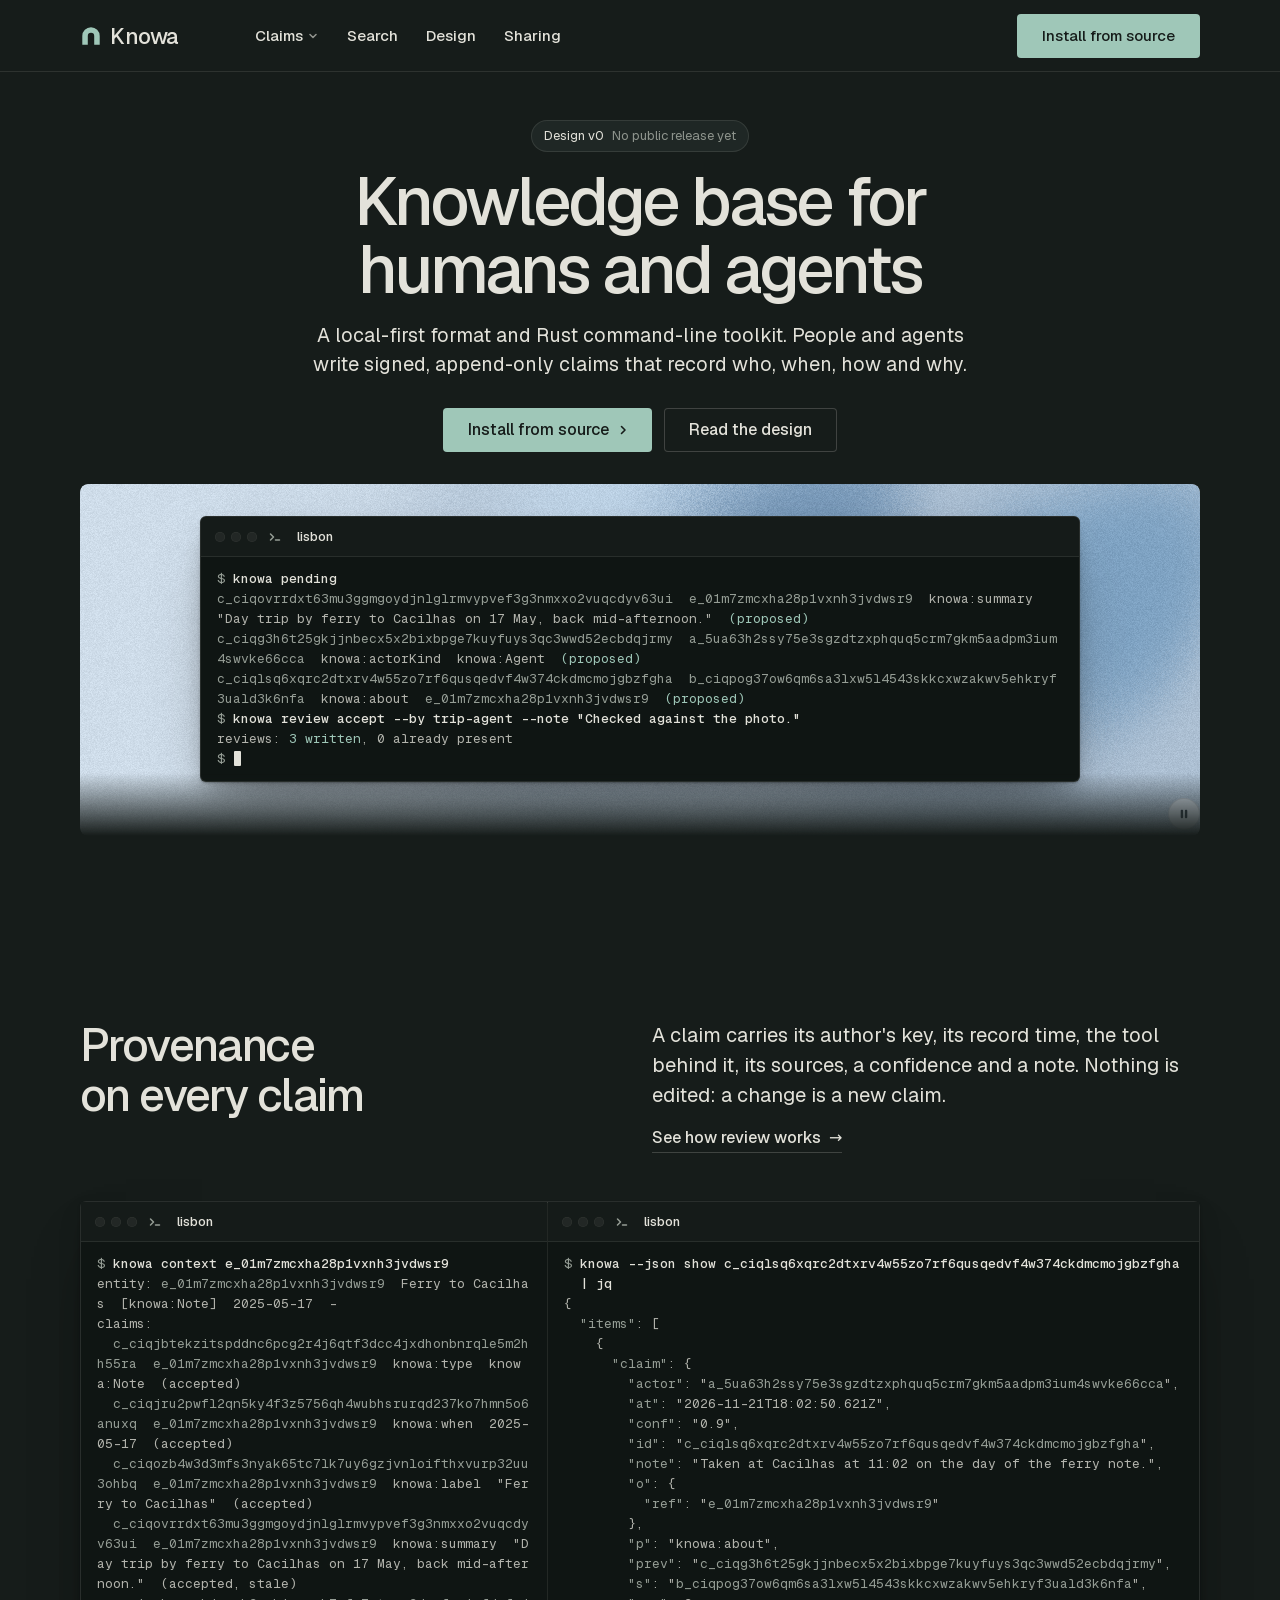
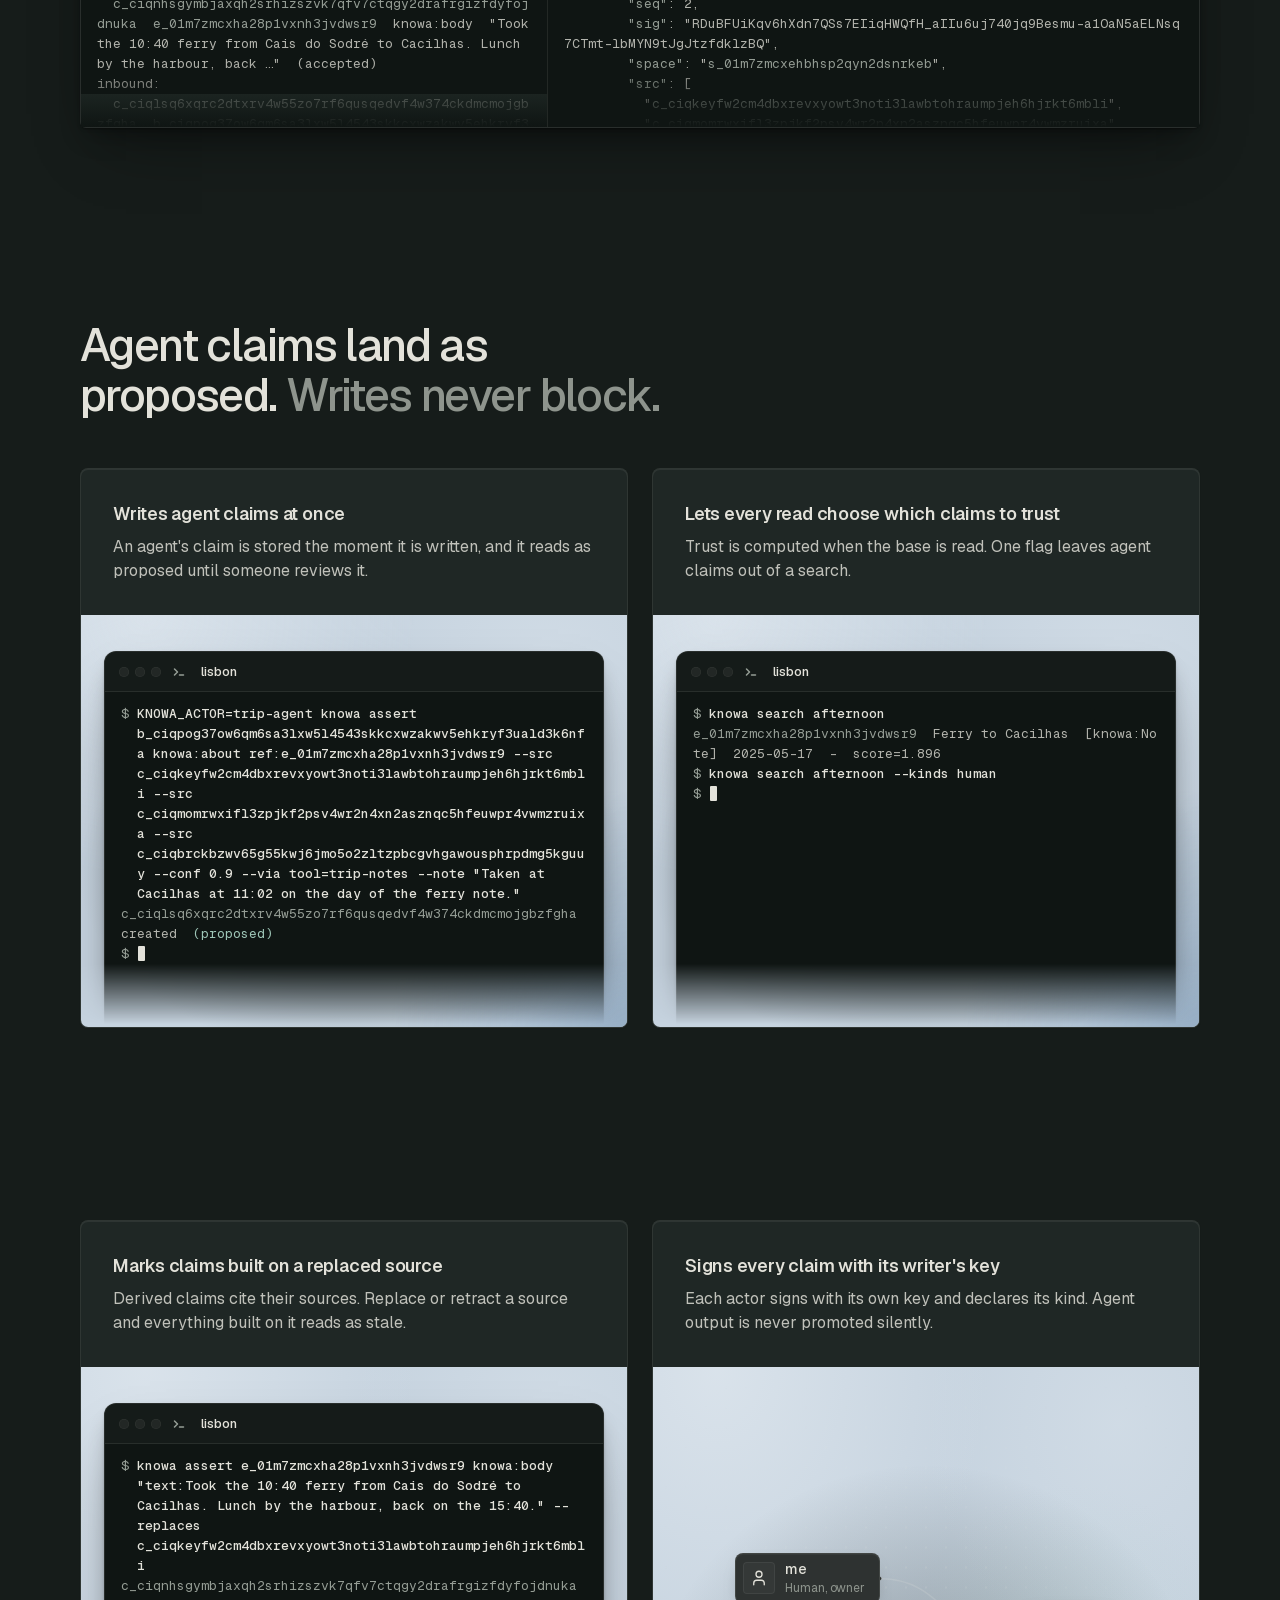
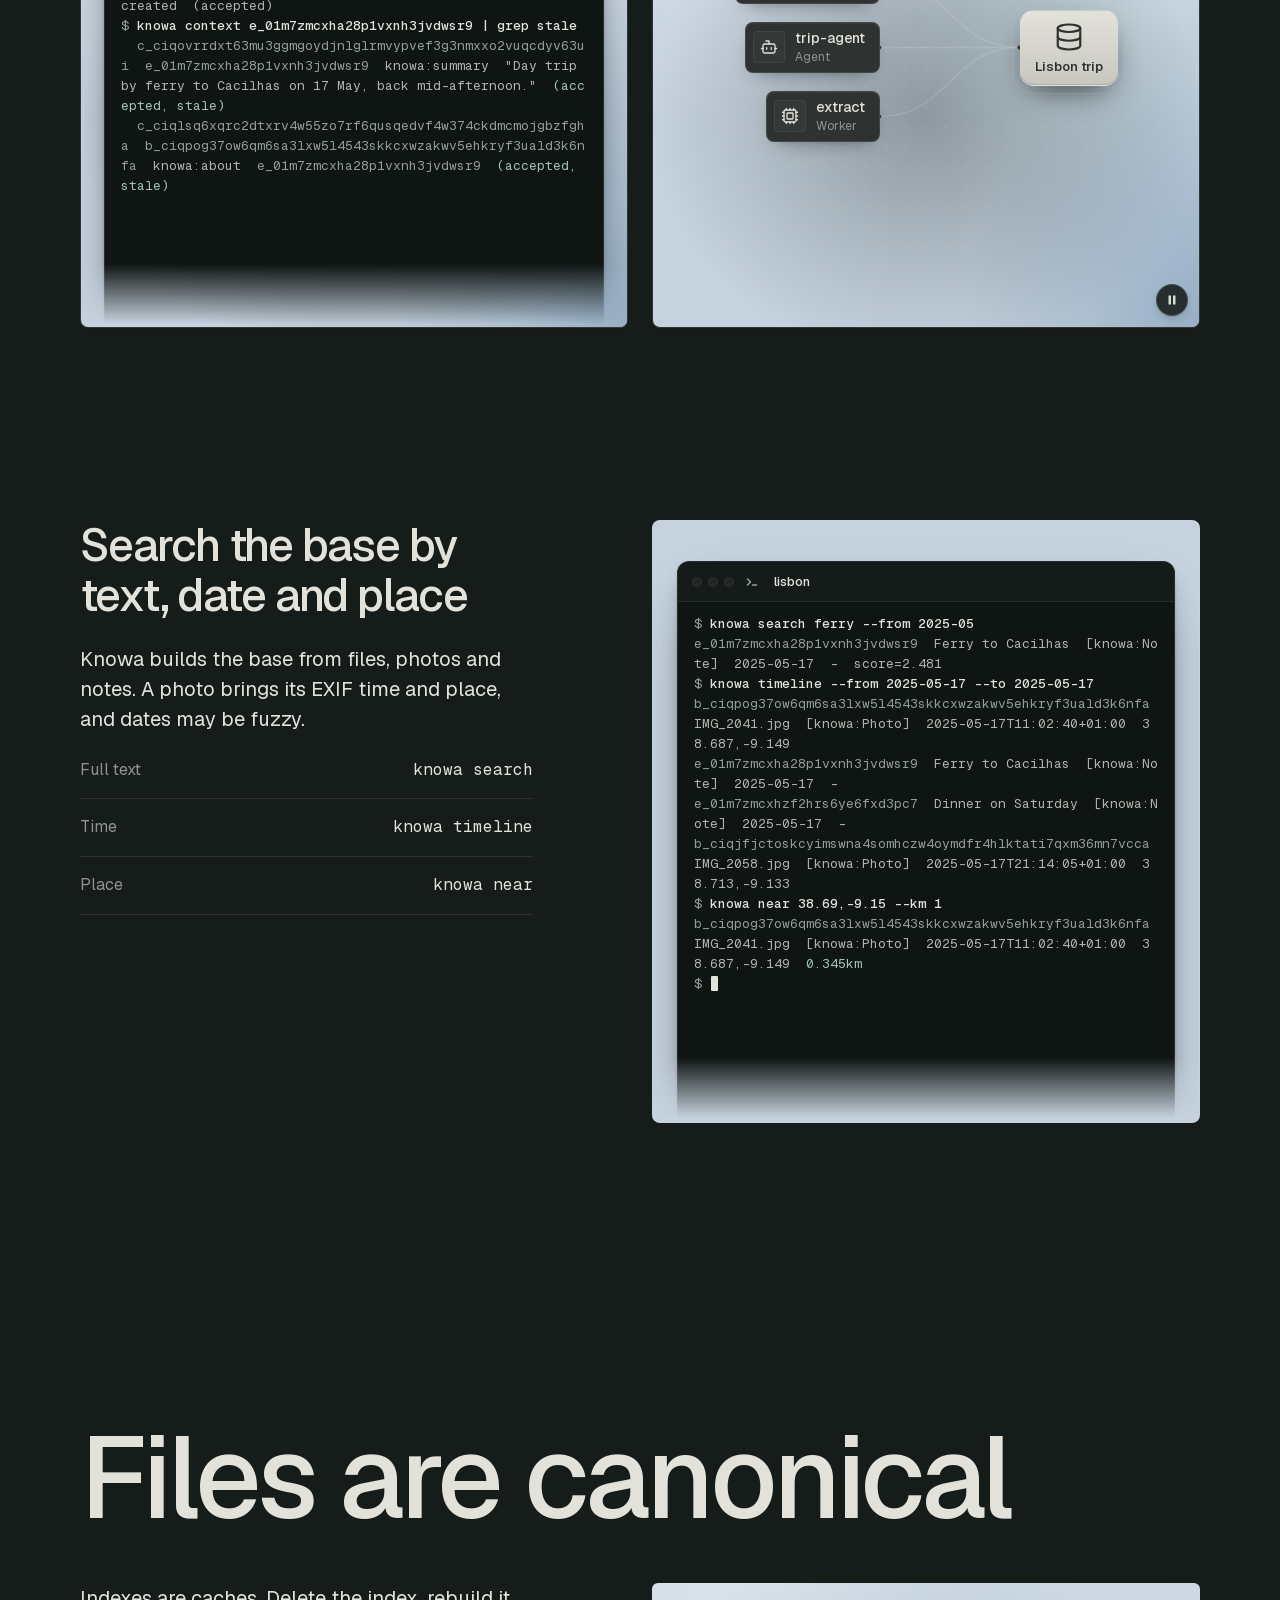
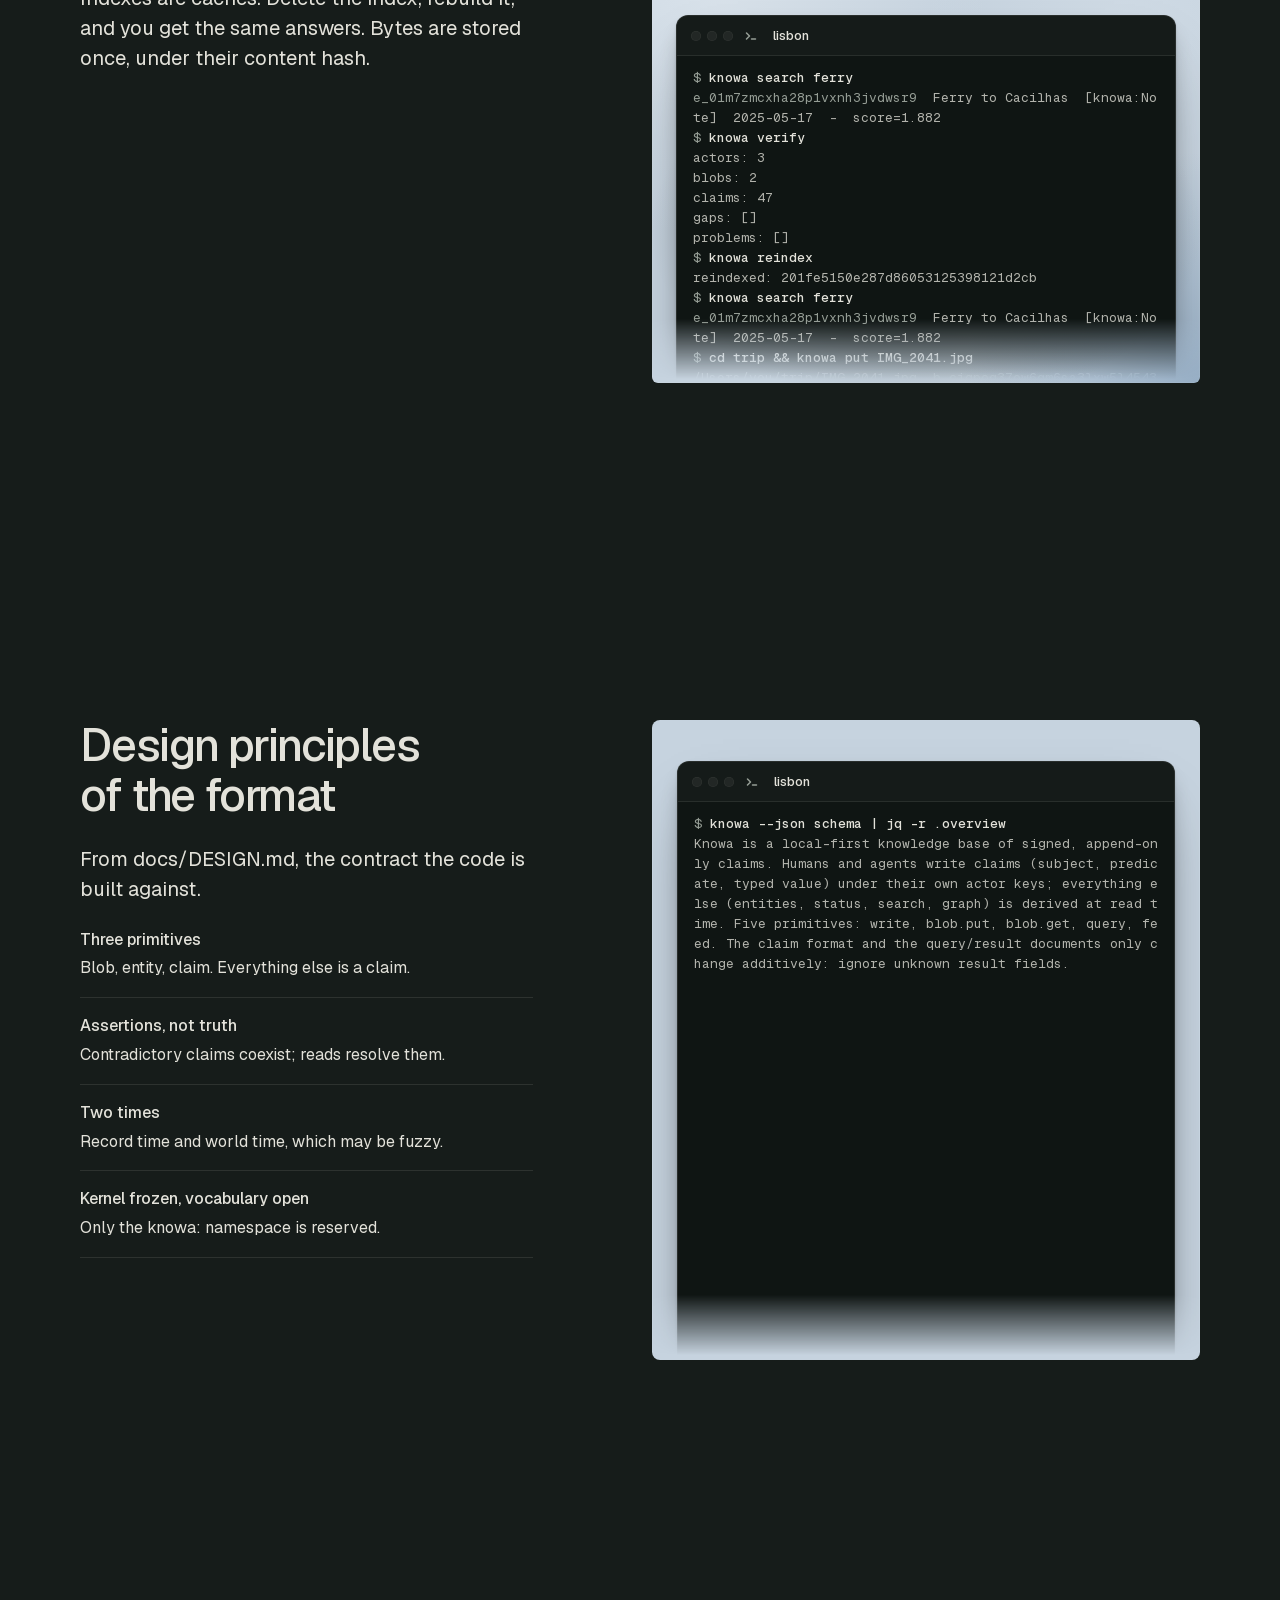
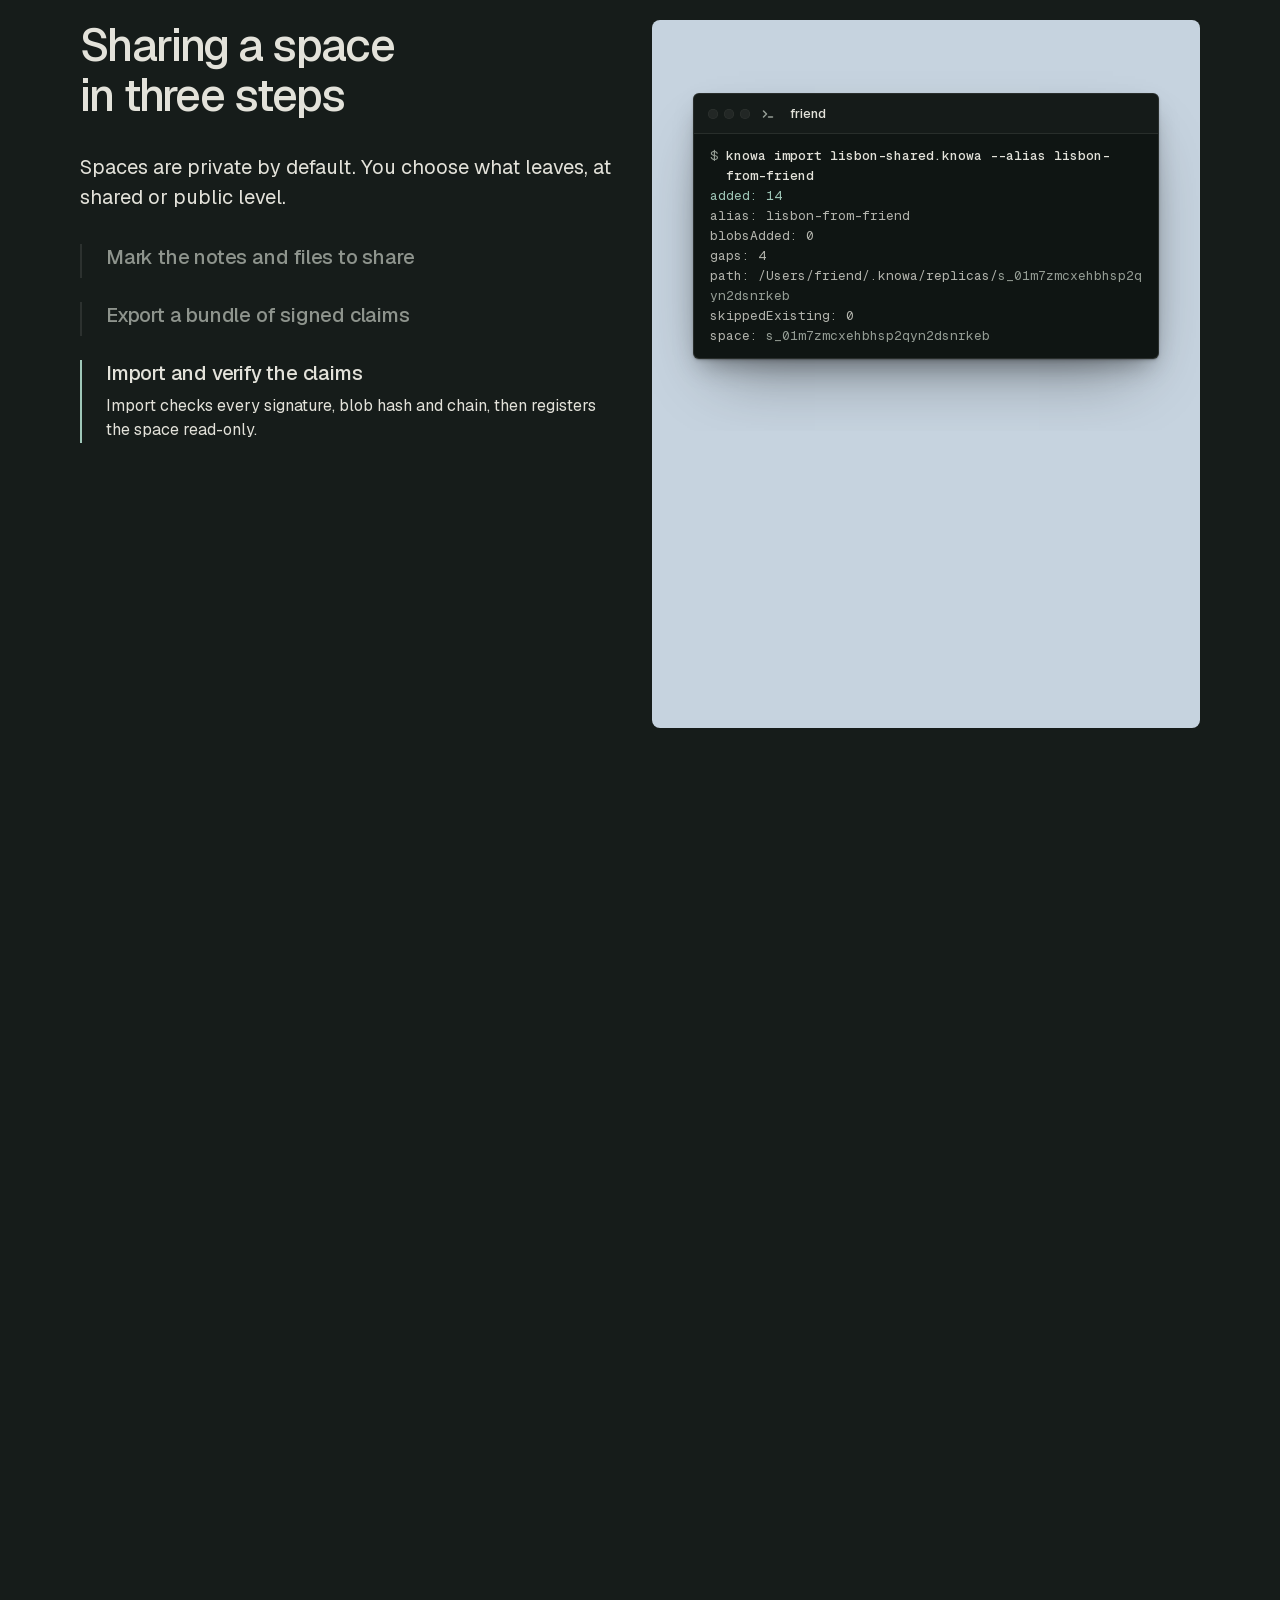
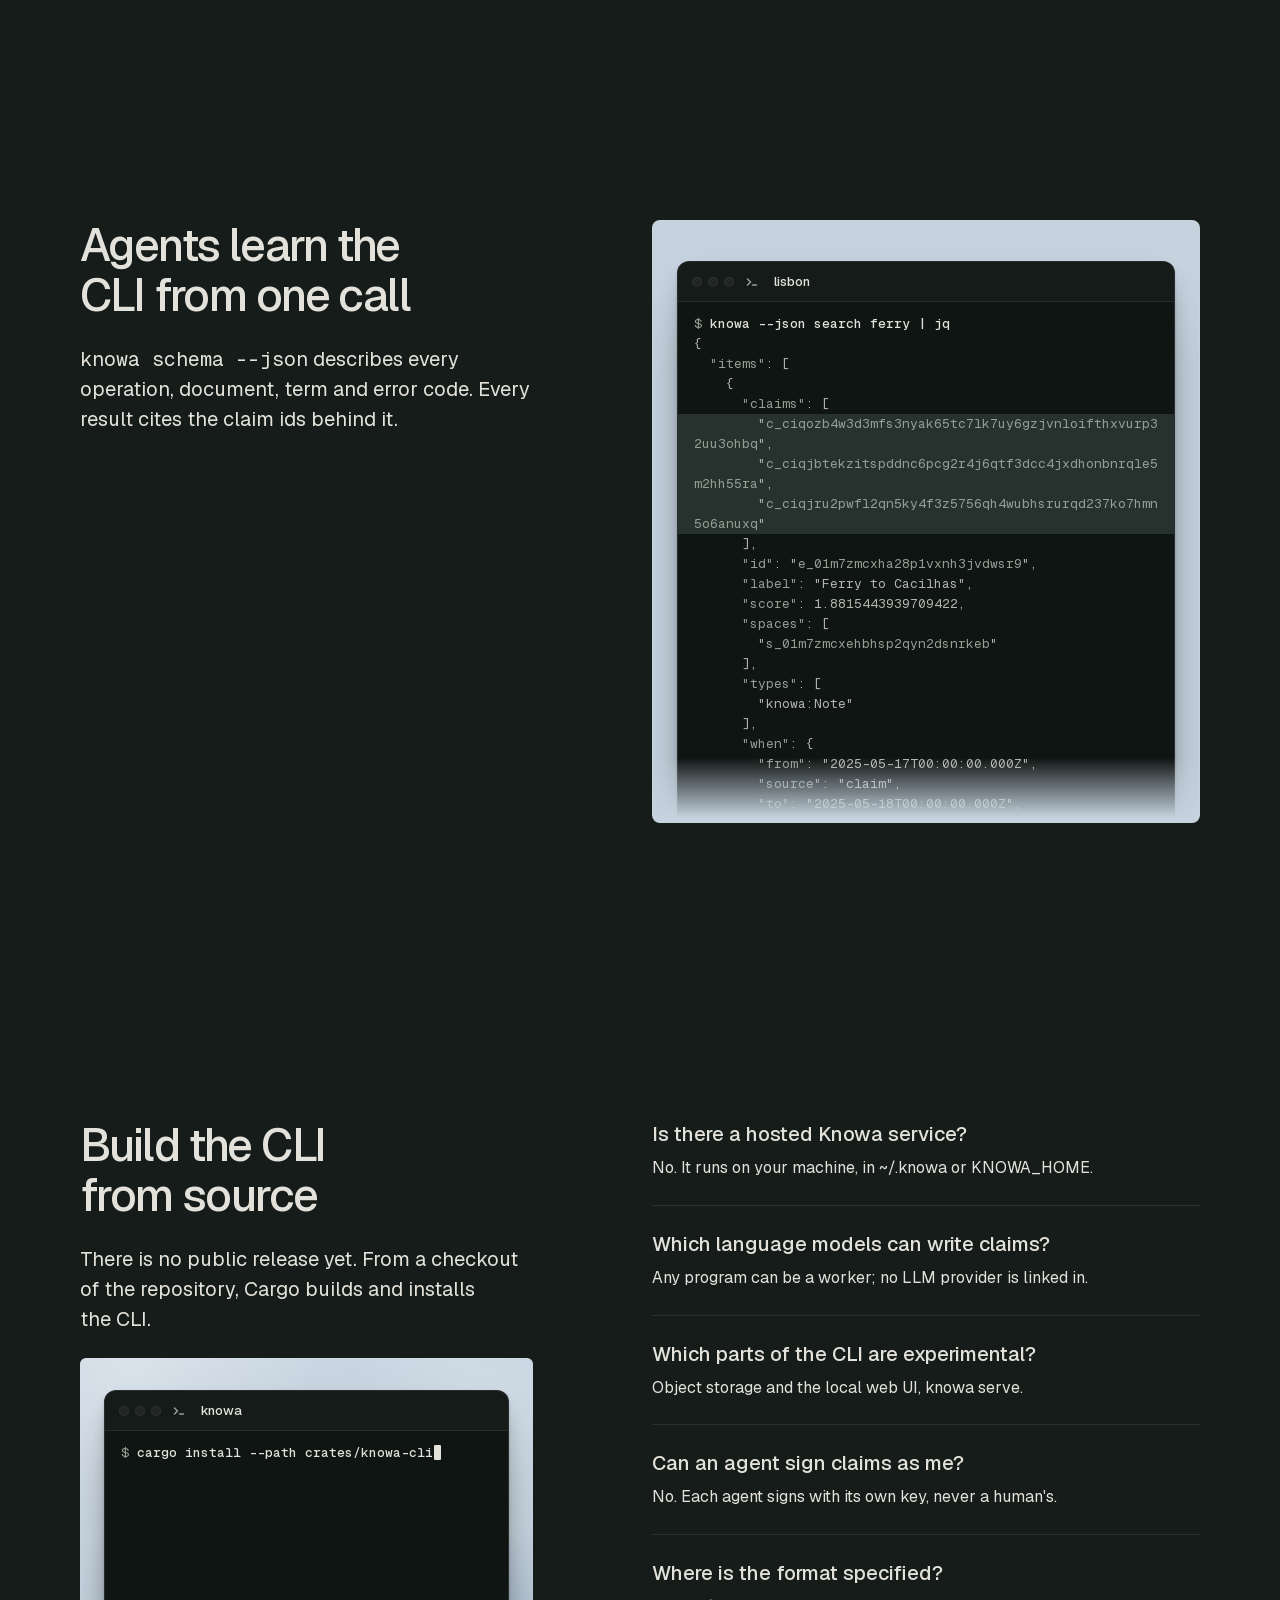
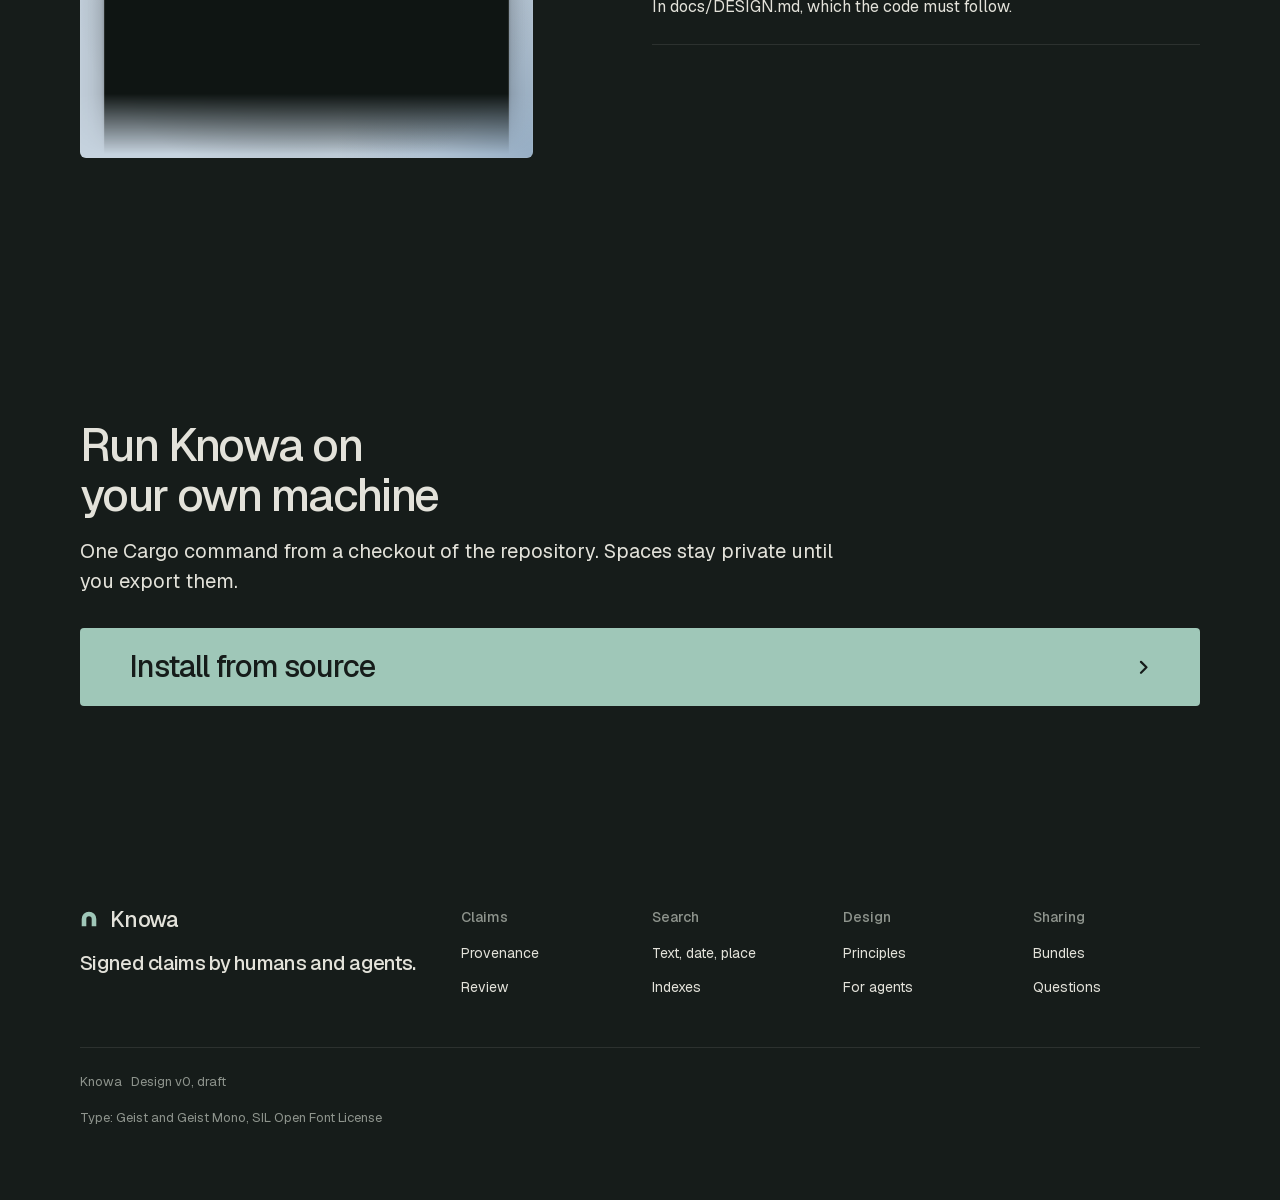
<file: site/index.html>
<!doctype html>
<html lang="en" data-type="software" data-radius="sharp" data-ground="sky" data-buttons="solid" data-motion>
<head>
<meta charset="utf-8">
<meta name="viewport" content="width=device-width, initial-scale=1, viewport-fit=cover">
<title>Knowa: a knowledge base for humans and agents</title>
<meta name="description" content="A local-first knowledge-base format and Rust CLI in which people and their agents write signed, append-only claims.">
<meta property="og:type" content="website">
<meta property="og:title" content="Knowa: a knowledge base for humans and agents">
<meta property="og:description" content="A local-first knowledge-base format and Rust CLI in which people and their agents write signed, append-only claims.">
<meta property="og:image" content="share.jpg">
<meta name="twitter:card" content="summary_large_image">
<link rel="icon" href="favicon.svg" type="image/svg+xml">
<meta name="theme-color" content="#161c1a">
<!-- canonical: none until the project has a public domain -->
<meta name="site-kind" content="software">
<meta name="page-type" content="software">
<!-- fonts: Geist and Geist Mono (SIL Open Font License, fonts/OFL.txt), self-hosted, latin subset; no request leaves the page -->
<link rel="preload" href="fonts/geist-latin.woff2" as="font" type="font/woff2" crossorigin>
<link rel="preload" href="fonts/geist-mono-latin.woff2" as="font" type="font/woff2" crossorigin>
<style>
@font-face { font-family: "Geist"; font-style: normal; font-weight: 400 700; font-display: swap; src: url("fonts/geist-latin.woff2") format("woff2"); unicode-range: U+0000-00FF, U+0131, U+0152-0153, U+02BB-02BC, U+02C6, U+02DA, U+02DC, U+0304, U+0308, U+0329, U+2000-206F, U+20AC, U+2122, U+2191, U+2193, U+2212, U+2215, U+FEFF, U+FFFD; }
@font-face { font-family: "Geist Mono"; font-style: normal; font-weight: 400 500; font-display: swap; src: url("fonts/geist-mono-latin.woff2") format("woff2"); unicode-range: U+0000-00FF, U+0131, U+0152-0153, U+02BB-02BC, U+02C6, U+02DA, U+02DC, U+0304, U+0308, U+0329, U+2000-206F, U+20AC, U+2122, U+2191, U+2193, U+2212, U+2215, U+FEFF, U+FFFD; }
</style>
<link rel="stylesheet" href="assets/system.css">
<link rel="stylesheet" href="assets/ui/cards.css">
<link rel="stylesheet" href="assets/motion/motion.css">
<link rel="stylesheet" href="assets/backgrounds/backgrounds.css">
<link rel="stylesheet" href="assets/layout/layout.css">
<link rel="stylesheet" href="assets/icons/icon.css">
<style>
:root {
  --p-bg: #161c1a; --p-surface: #1f2725; --p-ink: #e3e2da; --p-muted: #8e948d;
  --p-accent: #9fc7b8; --p-accent-ink: #161c1a; --p-action: #9fc7b8; --p-action-ink: #161c1a;
  --p-inv-bg: #e3e2da; --p-inv-surface: #d3d2cb; --p-inv-ink: #161c1a; --p-inv-muted: #555a55;
  --p-inv-accent: #161c1a; --p-inv-accent-ink: #e3e2da; --p-inv-action: #161c1a; --p-inv-action-ink: #e3e2da;
  --font-display: "Geist", system-ui, sans-serif;
  --font-text: "Geist", system-ui, sans-serif;
  --font-mono: "Geist Mono", ui-monospace, "SFMono-Regular", Menlo, Consolas, monospace;
  --display-weight: 500;
  --display-tracking: -0.035em;
  --display-tracking-xl: -0.045em;
}
</style>
<link rel="stylesheet" href="assets/ui/base.css">
<link rel="stylesheet" href="assets/ui/terminal-run/fragment.css">
<link rel="stylesheet" href="assets/diagrams/diagram.css">
<script>document.documentElement.classList.add('m-enter');setTimeout(()=>document.documentElement.classList.add('m-enter-done'),700)</script>
<script src="assets/backgrounds/backgrounds.js"></script>
<script>document.documentElement.classList.add('mo-js');setTimeout(()=>document.documentElement.classList.add('mo-safe'),2500)</script>
<link rel="modulepreload" href="assets/moments/moments.js">
<link rel="modulepreload" href="assets/moments/lib.js">
<link rel="modulepreload" href="assets/moments/liquid-type/moment.js">
<link rel="modulepreload" href="assets/moments/pinned-chapters/moment.js">
<!-- page CSS: inside the visuals (the terminals, the app frame), one --p-h per card group and the split's stacked gap -->
<style>
  /* the terminals: the kit's terminal look (ui/terminal-run, .ui-term) holding knowa's real output, a dark screen on
     the lit ground. Each line is program output (<samp>) and wraps as a terminal wraps it: nothing is shortened */
  .ui-term samp.ui-term__ln { font: inherit; }
  .kt { width: 100%; --fx-bg: #0f1513; --fx-surface: #19211e; --fx-ink: #e3e2da; --fx-muted: #959d95; --fx-accent: #9fc7b8; }
  .kt .ui-term__screen { -webkit-mask: none; mask: none; }
  .kt .ui-term__head .ui-icon { color: var(--u-muted); }
  .kt .ui-term__ln:not(.ui-term__cmd) { display: block; height: auto; white-space: pre-wrap; word-break: break-all; }
  .kt .ui-term__cmd { height: auto; min-height: 20px; align-items: flex-start; }
  .kt .ui-term__cmd > .ui-term__typed { flex: 0 1 auto; min-width: 0; white-space: pre-wrap; overflow-wrap: anywhere; }
  .kt .ui-term__cmd > .ui-term__caret { margin-top: 2px; }
  /* a window that reaches the panel's foot grows with its lines: the panel cuts it, never the window itself */
  .stage > .to-edge > .kt { height: auto; min-height: 100%; }
  .kt .k-m { color: var(--u-muted); }
  .kt .k-hl { color: var(--u-accent); }
  .kt .k-on { background: color-mix(in oklab, var(--u-accent) 16%, transparent); }
  .kt.k-j b, .kt .k-j b { font-weight: 400; color: var(--u-muted); }

  /* the app frame (sections-library.md, app-frame): one window across the wrap, its two panes */
  .app.ui { display: grid; grid-template-columns: minmax(0, 5fr) minmax(0, 7fr); margin-top: var(--s-7); background: var(--u-bg); border: 1px solid var(--u-border); border-radius: var(--u-r); box-shadow: var(--u-shadow); }
  .app > .app__pane { position: relative; min-width: 0; min-height: 0; overflow: hidden; }
  .app > .app__pane + .app__pane { border-left: 1px solid var(--u-line); }
  .app > .app__pane > .ui-panel { width: 100%; border: 0; border-radius: 0; box-shadow: none; }
  .app > .app__pane::after { content: ""; position: absolute; inset: auto 0 0 0; height: 64px; background: linear-gradient(transparent, var(--u-bg)); pointer-events: none; }
  @media (min-width: 1024px) and (max-width: 1279px) { .app.ui { grid-template-columns: minmax(0, 4fr) minmax(0, 8fr); } }
  @media (max-width: 1023px) {
    .app.ui { grid-template-columns: minmax(0, 1fr); grid-template-rows: auto minmax(0, 1fr); }
    .app > .app__pane--list { max-height: 252px; }
    .app > .app__pane--list::after { display: none; }
    .app > .app__pane + .app__pane { border-left: 0; border-top: 1px solid var(--u-line); }
  }
  @media (max-width: 639px) {
    .app.ui { grid-template-rows: minmax(0, 1fr); }
    .app > .app__pane--list { display: none; }
    .app > .app__pane + .app__pane { border-top: 0; }
  }
  .app.ui { --fx-bg: #0f1513; --fx-surface: #19211e; --fx-ink: #e3e2da; --fx-muted: #959d95; --fx-accent: #9fc7b8; }

  /* the hero: the lead is read, so it takes the ink (7:1); the window's pause button takes the lit ground's colours,
     so its focus ring shows on that ground; a phone shows the review alone */
  .hero--centred .hero__lead { color: var(--ink); }
  .hero__window { --bg: var(--ground-surface); --ink: var(--ground-ink); }
  @media (max-width: 639px) { .hero__window .ui-term__ln.k-ph { display: none; } }

  /* one panel height per card group and per lit frame */
  #review .panel { --p-h: 312px; }
  #files .panel { --p-h: 400px; }
  #install .panel { --p-h: 400px; }
  #search .frame, #agents .frame { --ratio: 80%; }
  #design .frame { --ratio: 0px; }
  @media (min-width: 1024px) and (max-width: 1279px) {
    #review .panel { --p-h: 256px; }
    #agents .frame { --ratio: 120%; }
    #install .panel { --p-h: 280px; }
    :is(#design, #install) > .wrap.grid > .span-5 { grid-column: 1 / span 6; }
  }
  /* the steps at rest (under 1024px, or under reduced motion) stand in two whole screens, so the next section never peeks in */
  @media (max-width: 1023px) { main > #sharing[data-moment]:not(.is-live) { min-height: 200svh; } }
  @media (max-width: 639px) { main > #sharing[data-moment]:not(.is-live) { min-height: 200lvh; } }
  /* the steps' visuals: a terminal on the lit ground, whole. Held live, the stage's heading stands where every
     section's does, --padt under the top (the moment centres it by default) */
  #sharing .mo-pc__visual--lit > .kt { max-width: 560px; }
  main > #sharing[data-moment].is-live > .mo-pc__grid { align-content: start; padding-top: var(--padt); }
  main > #sharing[data-moment].is-live .mo-pc__visuals { aspect-ratio: auto; height: calc(100svh - var(--padt) - var(--padb)); max-height: none; background: var(--ground-bg); border-color: transparent; }
  main > #sharing[data-moment].is-live .mo-pc__visual--lit { background: none; }
  @media (min-width: 1280px) { #design .frame { min-height: 640px; } #search .frame, #agents .frame { --ratio: 110%; } }
  /* a tablet held upright from 800px (820x1180): the pictures take the room its taller screen gives */
  @media (min-width: 800px) and (max-width: 1023px) {
    main #search .frame { --ratio: 80%; } main #agents .frame { --ratio: 90%; }
    main #files .panel { --p-h: 600px; } main #install .panel { --p-h: 600px; }
    main #sharing .mo-pc__visual--lit { aspect-ratio: 16 / 10; }
  }
  /* the app frame's panes hold what fits them under 1280px; lines past that would only run on under the cut */
  @media (max-width: 1279px) { .app .ui-term__track > samp:nth-child(n+14), .app__pane--list .ui-term__track > samp:nth-child(n+9) { display: none; } }
  /* a tablet held upright from 800px: the 2x2's panels take the room its two screens give */
  @media (min-width: 800px) and (max-width: 1023px) { #review .panel { --p-h: 560px; } }
  /* the phone hero's pill keeps its first fact, so it stays narrower than half the column */
  @media (max-width: 639px) { .hero .pill .muted { display: none; } }
  @media (max-width: 1023px) { .grid > :is(.frame, .panel) { margin-top: var(--s-6); } }
  /* the tablet keeps the principles beside their heading, so the section stays one screen there */
  @media (min-width: 640px) and (max-width: 1023px) {
    :is(#design, #install) > .wrap.grid > .span-5 { grid-column: 1 / span 5; }
    :is(#design, #install) > .wrap.grid > :is(.frame, .faq) { grid-column: 6 / -1; margin-top: 0; }
    #install .panel { --p-h: 420px; }
    main > #sharing[data-moment]:not(.is-live) .mo-pc__step { grid-template-columns: minmax(0, 1fr); }
    main > #sharing[data-moment]:not(.is-live) .mo-pc__step .mo-pc__visual { grid-column: 1; grid-row: auto; margin-top: var(--s-4); }
    #sharing .mo-pc__visual--lit { aspect-ratio: 2 / 1; }
    #search .frame { --ratio: 40%; } #agents .frame { --ratio: 75%; }
  }
  @media (max-width: 639px) {
    #review .panel { --p-h: 96px; } #files .panel { --p-h: 300px; } #install .panel { --p-h: 430px; } #sharing .mo-pc__visual--lit { aspect-ratio: 1; }
    #design .frame { --ratio: 0px; } #search .frame { --ratio: 70%; } #agents .frame { --ratio: 110%; }
    /* a phone's short panels and panes hold the lines that carry the point; the rest would only run on under the cut */
    .kt .ui-term__ln.k-p1 { display: none; }
    .kt .k-j > samp:nth-child(n+13) { display: none; }
  }
</style>
</head>
<body>
<!-- type: software (a developer tool: a knowledge-base format and its Rust CLI)
     deal: hero centred, nav nav-mega, close close-type, footer footer-columns, rhythm space, buttons solid, mark arc,
     lit ground sky, palette green-black-bone, type geist, radius sharp
     effect: grain-gradient in the hero window (the one live ground). Card grounds: none (no other quiet ground in
     its family; the slot is dropped and the panels take the lit ground plain). Section grounds: pick.mjs dealt
     bg-mist (#search) and bg-band (#install); not built, the rhythm is space (one ground)
     moments: liquid-type on the #files statement; pinned-chapters in #sharing (marquee-row was dealt first and dealt again
     with --exclude marquee-row: merged as a row it fails the kit's own checker, its pause button over the running words) -->
<header class="nav">
  <div class="wrap nav__bar">
    <a class="skip-link" href="#top">Skip to content</a>
    <a class="nav__logo" href="#top"><span class="mark" data-mark="arc" aria-hidden="true"></span>Knowa</a>
    <nav class="nav__links" aria-label="Main">
      <div class="nav__item">
        <a class="nav__link" href="#claims">Claims <svg class="chev" viewBox="0 0 12 12" aria-hidden="true"><path d="M3 4.5l3 3 3-3" fill="none" stroke="currentColor" stroke-width="1.5" stroke-linecap="round" stroke-linejoin="round"/></svg></a>
        <div class="nav__menu">
          <div class="wrap grid">
            <div class="menu-col span-3">
              <p class="t-label">Claims</p>
              <a href="#claims">Provenance<span>Who wrote it, when and why</span></a>
              <a href="#review">Review<span>Agent output reads as proposed</span></a>
            </div>
            <div class="menu-col span-3">
              <p class="t-label">Files</p>
              <a href="#files">Indexes<span>Rebuilt from the files</span></a>
              <a href="#search">Search<span>By text, date and place</span></a>
            </div>
            <a class="menu-card span-3 start-10" href="#agents">
              <div class="panel">
                <div class="stage stage--fade-br"><div class="at-corner" style="--ax:24px;--ay:24px;width:360px">
                  <div class="ui ui-panel ui-term kt">
                    <div class="ui-term__head"><span class="ui-dots" aria-hidden="true"><i></i><i></i><i></i></span><svg class="ui-icon" viewBox="0 0 16 16" aria-hidden="true"><path d="m3.5 5 3 3-3 3"/><path d="M8.5 11h4"/></svg><span class="ui-term__title">lisbon</span><span class="ui-spacer"></span></div>
                    <div class="ui-term__screen"><div class="ui-term__track">
                      <samp class="ui-term__ln ui-term__cmd"><span class="ui-term__sig">$</span><span class="ui-term__typed">knowa --json schema | jq -r '.primitives | keys[]'</span></samp>
                      <samp class="ui-term__ln">blob.get</samp>
                      <samp class="ui-term__ln">blob.put</samp>
                      <samp class="ui-term__ln">feed</samp>
                      <samp class="ui-term__ln">query</samp>
                      <samp class="ui-term__ln">write</samp>
                    </div></div>
                  </div>
                </div></div>
              </div>
              <span class="t-card">For agents</span>
              <span class="t-small muted">One schema call to learn the CLI</span>
            </a>
          </div>
        </div>
      </div>
      <div class="nav__item"><a class="nav__link" href="#search">Search</a></div>
      <div class="nav__item"><a class="nav__link" href="#design">Design</a></div>
      <div class="nav__item"><a class="nav__link" href="#sharing">Sharing</a></div>
    </nav>
    <div class="nav__actions">
      <a class="btn btn--primary" href="#install">Install from source</a>
    </div>
    <button class="nav__toggle" type="button" aria-expanded="false" aria-label="Menu">
      <svg width="18" height="18" viewBox="0 0 18 18" aria-hidden="true"><path d="M2 5h14M2 13h14" stroke="currentColor" stroke-width="1.6" stroke-linecap="round"/></svg>
    </button>
  </div>
</header>

<main id="top">
  <section class="hero hero--centred" data-enter aria-labelledby="hero-h">
    <div class="wrap"><div class="hero-text">
      <div class="hero__c">
        <p class="pill"><span>Design v0</span><span class="muted">No public release yet</span></p>
        <h1 id="hero-h">Knowledge base for humans and agents</h1>
        <p class="hero__lead">A local-first format and Rust command-line toolkit. People and agents write signed, append-only claims that record who, when, how and why.</p>
        <div class="btn-row">
          <a class="btn btn--primary" href="#install">Install from source<svg class="m-arrow" viewBox="0 0 12 12" aria-hidden="true"><path class="m-arrow__stem" d="M1 6h8"/><path class="m-arrow__head" d="M4.5 2.5 8 6l-3.5 3.5"/></svg></a>
          <a class="btn btn--secondary" href="#design">Read the design</a>
        </div>
      </div>
      <div class="hero__window" data-fx="grain-gradient" data-fx-seed="7" role="img" aria-label="A terminal: knowa pending lists three claims from the agent trip-agent, each proposed; knowa review accept then writes three reviews">
        <div class="ly-piece">
          <div class="ui ui-panel ui-term kt" data-ui="terminal-run">
            <div class="ui-term__head"><span class="ui-dots" aria-hidden="true"><i></i><i></i><i></i></span><svg class="ui-icon" viewBox="0 0 16 16" aria-hidden="true"><path d="m3.5 5 3 3-3 3"/><path d="M8.5 11h4"/></svg><span class="ui-term__title">lisbon</span><span class="ui-spacer"></span></div>
            <div class="ui-term__screen" data-term-screen><div class="ui-term__track" data-term-track>
              <samp class="ui-term__ln ui-term__cmd k-ph"><span class="ui-term__sig">$</span><span class="ui-term__typed">knowa pending</span></samp>
              <samp class="ui-term__ln k-ph"><span class="k-m">c_ciqovrrdxt63mu3ggmgoydjnlglrmvypvef3g3nmxxo2vuqcdyv63ui</span>  <span class="k-m">e_01m7zmcxha28p1vxnh3jvdwsr9</span>  knowa:summary  "Day trip by ferry to Cacilhas on 17 May, back mid-afternoon."  <span class="k-hl">(proposed)</span></samp>
              <samp class="ui-term__ln k-ph"><span class="k-m">c_ciqg3h6t25gkjjnbecx5x2bixbpge7kuyfuys3qc3wwd52ecbdqjrmy</span>  <span class="k-m">a_5ua63h2ssy75e3sgzdtzxphquq5crm7gkm5aadpm3ium4swvke66cca</span>  knowa:actorKind  knowa:Agent  <span class="k-hl">(proposed)</span></samp>
              <samp class="ui-term__ln k-ph"><span class="k-m">c_ciqlsq6xqrc2dtxrv4w55zo7rf6qusqedvf4w374ckdmcmojgbzfgha</span>  <span class="k-m">b_ciqpog37ow6qm6sa3lxw5l4543skkcxwzakwv5ehkryf3uald3k6nfa</span>  knowa:about  <span class="k-m">e_01m7zmcxha28p1vxnh3jvdwsr9</span>  <span class="k-hl">(proposed)</span></samp>
              <samp class="ui-term__ln ui-term__cmd"><span class="ui-term__sig">$</span><span class="ui-term__typed" data-term-cmd>knowa review accept --by trip-agent --note "Checked against the photo."</span></samp>
              <samp class="ui-term__ln" data-term-out>reviews: <span class="k-hl">3 written</span>, 0 already present</samp>
              <samp class="ui-term__ln ui-term__cmd" data-term-next><span class="ui-term__sig">$</span><span class="ui-term__typed"></span><i class="ui-term__caret" aria-hidden="true"></i></samp>
            </div></div>
          </div>
        </div>
      </div>
    </div></div>
  </section>

  <section class="section" id="claims" aria-labelledby="claims-h">
    <div class="wrap">
      <div class="grid">
        <h2 class="span-5" id="claims-h">Provenance on every claim</h2>
        <div class="span-6 start-7 stack-4">
          <p class="t-lead">A claim carries its author's key, its record time, the tool behind it, its sources, a confidence and a note. Nothing is edited: a change is a new claim.</p>
          <a class="link" href="#review">See how review works</a>
        </div>
      </div>
      <div class="ui app fill" role="img" aria-label="Two terminal panes. Left: knowa context for the note Ferry to Cacilhas, its claims with their status, one agent claim marked stale. Right: that agent claim as JSON, with its actor, record time, confidence 0.9, note, sources, via tool trip-notes and signature">
        <div class="app__pane app__pane--list">
          <div class="ui ui-panel ui-term kt">
            <div class="ui-term__head"><span class="ui-dots" aria-hidden="true"><i></i><i></i><i></i></span><svg class="ui-icon" viewBox="0 0 16 16" aria-hidden="true"><path d="m3.5 5 3 3-3 3"/><path d="M8.5 11h4"/></svg><span class="ui-term__title">lisbon</span><span class="ui-spacer"></span></div>
            <div class="ui-term__screen"><div class="ui-term__track">
              <samp class="ui-term__ln ui-term__cmd"><span class="ui-term__sig">$</span><span class="ui-term__typed">knowa context e_01m7zmcxha28p1vxnh3jvdwsr9</span></samp>
              <samp class="ui-term__ln">entity: <span class="k-m">e_01m7zmcxha28p1vxnh3jvdwsr9</span>  Ferry to Cacilhas  [<span class="k-ty">knowa:Note</span>]  2025-05-17  -</samp>
              <samp class="ui-term__ln">claims:</samp>
              <samp class="ui-term__ln">  <span class="k-m">c_ciqjbtekzitspddnc6pcg2r4j6qtf3dcc4jxdhonbnrqle5m2hh55ra</span>  <span class="k-m">e_01m7zmcxha28p1vxnh3jvdwsr9</span>  knowa:type  knowa:Note  (accepted)</samp>
              <samp class="ui-term__ln">  <span class="k-m">c_ciqjru2pwfl2qn5ky4f3z5756qh4wubhsrurqd237ko7hmn5o6anuxq</span>  <span class="k-m">e_01m7zmcxha28p1vxnh3jvdwsr9</span>  knowa:when  2025-05-17  (accepted)</samp>
              <samp class="ui-term__ln">  <span class="k-m">c_ciqozb4w3d3mfs3nyak65tc7lk7uy6gzjvnloifthxvurp32uu3ohbq</span>  <span class="k-m">e_01m7zmcxha28p1vxnh3jvdwsr9</span>  knowa:label  "Ferry to Cacilhas"  (accepted)</samp>
              <samp class="ui-term__ln">  <span class="k-m">c_ciqovrrdxt63mu3ggmgoydjnlglrmvypvef3g3nmxxo2vuqcdyv63ui</span>  <span class="k-m">e_01m7zmcxha28p1vxnh3jvdwsr9</span>  knowa:summary  "Day trip by ferry to Cacilhas on 17 May, back mid-afternoon."  (accepted, stale)</samp>
              <samp class="ui-term__ln">  <span class="k-m">c_ciqnhsgymbjaxqh2srhizszvk7qfv7ctqgy2drafrgizfdyfojdnuka</span>  <span class="k-m">e_01m7zmcxha28p1vxnh3jvdwsr9</span>  knowa:body  "Took the 10:40 ferry from Cais do Sodré to Cacilhas. Lunch by the harbour, back …"  (accepted)</samp>
              <samp class="ui-term__ln">inbound:</samp>
              <samp class="ui-term__ln k-on">  <span class="k-m">c_ciqlsq6xqrc2dtxrv4w55zo7rf6qusqedvf4w374ckdmcmojgbzfgha</span>  <span class="k-m">b_ciqpog37ow6qm6sa3lxw5l4543skkcxwzakwv5ehkryf3uald3k6nfa</span>  knowa:about  <span class="k-m">e_01m7zmcxha28p1vxnh3jvdwsr9</span>  <span class="k-hl">(accepted, stale)</span></samp>
              <samp class="ui-term__ln">neighbors:</samp>
              <samp class="ui-term__ln">  1  in  knowa:about  <span class="k-m">b_ciqpog37ow6qm6sa3lxw5l4543skkcxwzakwv5ehkryf3uald3k6nfa</span>  IMG_2041.jpg  [<span class="k-ty">knowa:Photo</span>]  2025-05-17T11:02:40+01:00  38.687,-9.149</samp>
              <samp class="ui-term__ln">temporal:</samp>
              <samp class="ui-term__ln">  <span class="k-m">e_01m7zmcxhzf2hrs6ye6fxd3pc7</span>  Dinner on Saturday  [<span class="k-ty">knowa:Note</span>]  2025-05-17  -</samp>
              <samp class="ui-term__ln">  <span class="k-m">b_ciqpog37ow6qm6sa3lxw5l4543skkcxwzakwv5ehkryf3uald3k6nfa</span>  IMG_2041.jpg  [<span class="k-ty">knowa:Photo</span>]  2025-05-17T11:02:40+01:00  38.687,-9.149</samp>
              <samp class="ui-term__ln">  <span class="k-m">b_ciqjfjctoskcyimswna4somhczw4oymdfr4hlktati7qxm36mn7vcca</span>  IMG_2058.jpg  [<span class="k-ty">knowa:Photo</span>]  2025-05-17T21:14:05+01:00  38.713,-9.133</samp>
              <samp class="ui-term__ln">spatial:</samp>
              <samp class="ui-term__ln">  (none)</samp>
              <samp class="ui-term__ln">actors:</samp>
              <samp class="ui-term__ln">  <span class="k-m">a_5ua5mkbgcwcxothix42geapjdm4m7hnjtzgpfohb22goefeq2kgewkq</span>  human  owner  autoAccept=false  claims=4</samp>
              <samp class="ui-term__ln">  <span class="k-m">a_5ua63h2ssy75e3sgzdtzxphquq5crm7gkm5aadpm3ium4swvke66cca</span>  agent  -  autoAccept=false  claims=2</samp>
            </div></div>
          </div>
        </div>
        <div class="app__pane app__pane--open">
          <div class="ui ui-panel ui-term kt">
            <div class="ui-term__head"><span class="ui-dots" aria-hidden="true"><i></i><i></i><i></i></span><svg class="ui-icon" viewBox="0 0 16 16" aria-hidden="true"><path d="m3.5 5 3 3-3 3"/><path d="M8.5 11h4"/></svg><span class="ui-term__title">lisbon</span><span class="ui-spacer"></span></div>
            <div class="ui-term__screen"><div class="ui-term__track k-j">
              <samp class="ui-term__ln ui-term__cmd"><span class="ui-term__sig">$</span><span class="ui-term__typed">knowa --json show c_ciqlsq6xqrc2dtxrv4w55zo7rf6qusqedvf4w374ckdmcmojgbzfgha | jq</span></samp>
              <samp class="ui-term__ln">{</samp>
              <samp class="ui-term__ln">  <b>"items"</b>: [</samp>
              <samp class="ui-term__ln">    {</samp>
              <samp class="ui-term__ln">      <b>"claim"</b>: {</samp>
              <samp class="ui-term__ln">        <b>"actor"</b>: "<span class="k-m">a_5ua63h2ssy75e3sgzdtzxphquq5crm7gkm5aadpm3ium4swvke66cca</span>",</samp>
              <samp class="ui-term__ln">        <b>"at"</b>: "2026-11-21T18:02:50.621Z",</samp>
              <samp class="ui-term__ln">        <b>"conf"</b>: "0.9",</samp>
              <samp class="ui-term__ln">        <b>"id"</b>: "<span class="k-m">c_ciqlsq6xqrc2dtxrv4w55zo7rf6qusqedvf4w374ckdmcmojgbzfgha</span>",</samp>
              <samp class="ui-term__ln">        <b>"note"</b>: "Taken at Cacilhas at 11:02 on the day of the ferry note.",</samp>
              <samp class="ui-term__ln">        <b>"o"</b>: {</samp>
              <samp class="ui-term__ln">          <b>"ref"</b>: "<span class="k-m">e_01m7zmcxha28p1vxnh3jvdwsr9</span>"</samp>
              <samp class="ui-term__ln">        },</samp>
              <samp class="ui-term__ln">        <b>"p"</b>: "knowa:about",</samp>
              <samp class="ui-term__ln">        <b>"prev"</b>: "<span class="k-m">c_ciqg3h6t25gkjjnbecx5x2bixbpge7kuyfuys3qc3wwd52ecbdqjrmy</span>",</samp>
              <samp class="ui-term__ln">        <b>"s"</b>: "<span class="k-m">b_ciqpog37ow6qm6sa3lxw5l4543skkcxwzakwv5ehkryf3uald3k6nfa</span>",</samp>
              <samp class="ui-term__ln">        <b>"seq"</b>: 2,</samp>
              <samp class="ui-term__ln">        <b>"sig"</b>: "RDuBFUiKqv6hXdn7QSs7EIiqHWQfH_aIIu6uj740jq9Besmu-a1OaN5aELNsq7CTmt-lbMYN9tJgJtzfdklzBQ",</samp>
              <samp class="ui-term__ln">        <b>"space"</b>: "<span class="k-m">s_01m7zmcxehbhsp2qyn2dsnrkeb</span>",</samp>
              <samp class="ui-term__ln">        <b>"src"</b>: [</samp>
              <samp class="ui-term__ln">          "<span class="k-m">c_ciqkeyfw2cm4dbxrevxyowt3noti3lawbtohraumpjeh6hjrkt6mbli</span>",</samp>
              <samp class="ui-term__ln">          "<span class="k-m">c_ciqmomrwxifl3zpjkf2psv4wr2n4xn2asznqc5hfeuwpr4vwmzruixa</span>",</samp>
              <samp class="ui-term__ln">          "<span class="k-m">c_ciqbrckbzwv65g55kwj6jmo5o2zltzpbcgvhgawousphrpdmg5kguuy</span>"</samp>
              <samp class="ui-term__ln">        ],</samp>
              <samp class="ui-term__ln">        <b>"stale"</b>: <span class="k-hl">true</span>,</samp>
              <samp class="ui-term__ln">        <b>"status"</b>: "accepted",</samp>
              <samp class="ui-term__ln">        <b>"v"</b>: 1,</samp>
              <samp class="ui-term__ln">        <b>"via"</b>: {</samp>
              <samp class="ui-term__ln">          <b>"tool"</b>: "trip-notes"</samp>
              <samp class="ui-term__ln">        }</samp>
              <samp class="ui-term__ln">      },</samp>
              <samp class="ui-term__ln">      <b>"kind"</b>: "claim"</samp>
              <samp class="ui-term__ln">    }</samp>
              <samp class="ui-term__ln">  ]</samp>
              <samp class="ui-term__ln">}</samp>
            </div></div>
          </div>
        </div>
      </div>
    </div>
  </section>

  <section class="section g2" id="review" aria-labelledby="review-h">
    <div class="wrap">
      <div class="group">
        <div class="section-head">
          <h2 id="review-h">Agent claims land as proposed. <span class="muted">Writes never block.</span></h2>
        </div>
        <div class="grid">
          <article class="card card--row span-6 m-nolift">
            <h3>Writes agent claims at once</h3>
            <p>An agent's claim is stored the moment it is written, and it reads as proposed until someone reviews it.</p>
            <div class="panel panel--flush">
              <div class="stage stage--fade-b"><div class="at-rise fit to-edge" style="--fit-max:540px;--ax:max(24px, 50% - 270px);--ay:36px;--ay-sm:20px">
                <div class="ui ui-panel ui-term kt">
                  <div class="ui-term__head"><span class="ui-dots" aria-hidden="true"><i></i><i></i><i></i></span><svg class="ui-icon" viewBox="0 0 16 16" aria-hidden="true"><path d="m3.5 5 3 3-3 3"/><path d="M8.5 11h4"/></svg><span class="ui-term__title">lisbon</span><span class="ui-spacer"></span></div>
                  <div class="ui-term__screen"><div class="ui-term__track">
                    <samp class="ui-term__ln k-p1 ui-term__cmd"><span class="ui-term__sig">$</span><span class="ui-term__typed">KNOWA_ACTOR=trip-agent knowa assert b_ciqpog37ow6qm6sa3lxw5l4543skkcxwzakwv5ehkryf3uald3k6nfa knowa:about ref:e_01m7zmcxha28p1vxnh3jvdwsr9 --src c_ciqkeyfw2cm4dbxrevxyowt3noti3lawbtohraumpjeh6hjrkt6mbli --src c_ciqmomrwxifl3zpjkf2psv4wr2n4xn2asznqc5hfeuwpr4vwmzruixa --src c_ciqbrckbzwv65g55kwj6jmo5o2zltzpbcgvhgawousphrpdmg5kguuy --conf 0.9 --via tool=trip-notes --note "Taken at Cacilhas at 11:02 on the day of the ferry note."</span></samp>
                    <samp class="ui-term__ln"><span class="k-m">c_ciqlsq6xqrc2dtxrv4w55zo7rf6qusqedvf4w374ckdmcmojgbzfgha</span>  created  <span class="k-hl">(proposed)</span></samp>
                    <samp class="ui-term__ln k-p1 ui-term__cmd"><span class="ui-term__sig">$</span><span class="ui-term__typed"></span><i class="ui-term__caret" aria-hidden="true"></i></samp>
                  </div></div>
                </div>
              </div></div>
            </div>
          </article>
          <article class="card card--row span-6 m-nolift">
            <h3>Lets every read choose which claims to trust</h3>
            <p>Trust is computed when the base is read. One flag leaves agent claims out of a search.</p>
            <div class="panel panel--flush">
              <div class="stage stage--fade-b"><div class="at-rise fit to-edge" style="--fit-max:540px;--ax:max(24px, 50% - 270px);--ay:36px;--ay-sm:20px">
                <div class="ui ui-panel ui-term kt">
                  <div class="ui-term__head"><span class="ui-dots" aria-hidden="true"><i></i><i></i><i></i></span><svg class="ui-icon" viewBox="0 0 16 16" aria-hidden="true"><path d="m3.5 5 3 3-3 3"/><path d="M8.5 11h4"/></svg><span class="ui-term__title">lisbon</span><span class="ui-spacer"></span></div>
                  <div class="ui-term__screen"><div class="ui-term__track">
                    <samp class="ui-term__ln ui-term__cmd"><span class="ui-term__sig">$</span><span class="ui-term__typed">knowa search afternoon</span></samp>
                    <samp class="ui-term__ln"><span class="k-m">e_01m7zmcxha28p1vxnh3jvdwsr9</span>  Ferry to Cacilhas  [<span class="k-ty">knowa:Note</span>]  2025-05-17  -  score=1.896</samp>
                    <samp class="ui-term__ln ui-term__cmd"><span class="ui-term__sig">$</span><span class="ui-term__typed">knowa search afternoon --kinds human</span></samp>
                    <samp class="ui-term__ln ui-term__cmd"><span class="ui-term__sig">$</span><span class="ui-term__typed"></span><i class="ui-term__caret" aria-hidden="true"></i></samp>
                  </div></div>
                </div>
              </div></div>
            </div>
          </article>
        </div>
      </div>
      <div class="grid">
        <article class="card card--row span-6 m-nolift">
          <h3>Marks claims built on a replaced source</h3>
          <p>Derived claims cite their sources. Replace or retract a source and everything built on it reads as stale.</p>
          <div class="panel panel--flush">
            <div class="stage stage--fade-b"><div class="at-rise fit to-edge" style="--fit-max:540px;--ax:max(24px, 50% - 270px);--ay:36px;--ay-sm:20px">
              <div class="ui ui-panel ui-term kt">
                <div class="ui-term__head"><span class="ui-dots" aria-hidden="true"><i></i><i></i><i></i></span><svg class="ui-icon" viewBox="0 0 16 16" aria-hidden="true"><path d="m3.5 5 3 3-3 3"/><path d="M8.5 11h4"/></svg><span class="ui-term__title">lisbon</span><span class="ui-spacer"></span></div>
                <div class="ui-term__screen"><div class="ui-term__track">
                  <samp class="ui-term__ln k-p1 ui-term__cmd"><span class="ui-term__sig">$</span><span class="ui-term__typed">knowa assert e_01m7zmcxha28p1vxnh3jvdwsr9 knowa:body "text:Took the 10:40 ferry from Cais do Sodré to Cacilhas. Lunch by the harbour, back on the 15:40." --replaces c_ciqkeyfw2cm4dbxrevxyowt3noti3lawbtohraumpjeh6hjrkt6mbli</span></samp>
                  <samp class="ui-term__ln k-p1"><span class="k-m">c_ciqnhsgymbjaxqh2srhizszvk7qfv7ctqgy2drafrgizfdyfojdnuka</span>  created  (accepted)</samp>
                  <samp class="ui-term__ln ui-term__cmd"><span class="ui-term__sig">$</span><span class="ui-term__typed">knowa context e_01m7zmcxha28p1vxnh3jvdwsr9 | grep stale</span></samp>
                  <samp class="ui-term__ln">  <span class="k-m">c_ciqovrrdxt63mu3ggmgoydjnlglrmvypvef3g3nmxxo2vuqcdyv63ui</span>  <span class="k-m">e_01m7zmcxha28p1vxnh3jvdwsr9</span>  knowa:summary  "Day trip by ferry to Cacilhas on 17 May, back mid-afternoon."  <span class="k-hl">(accepted, stale)</span></samp>
                  <samp class="ui-term__ln k-p1">  <span class="k-m">c_ciqlsq6xqrc2dtxrv4w55zo7rf6qusqedvf4w374ckdmcmojgbzfgha</span>  <span class="k-m">b_ciqpog37ow6qm6sa3lxw5l4543skkcxwzakwv5ehkryf3uald3k6nfa</span>  knowa:about  <span class="k-m">e_01m7zmcxha28p1vxnh3jvdwsr9</span>  <span class="k-hl">(accepted, stale)</span></samp>
                </div></div>
              </div>
            </div></div>
          </div>
        </article>
        <article class="card card--row span-6 m-nolift">
          <h3>Signs every claim with its writer's key</h3>
          <p>Each actor signs with its own key and declares its kind. Agent output is never promoted silently.</p>
          <div class="panel panel--flush">
            <div class="dg" data-diagram='{"layout": "fanin", "alt": "Three actors, each with its own key, write claims into the space Lisbon trip: me, a human and the owner; trip-agent, an agent; and extract, the built-in worker.", "sources": [{"label": "me", "icon": "ui:user", "sub": "Human, owner"}, {"label": "trip-agent", "icon": "ui:bot", "sub": "Agent"}, {"label": "extract", "icon": "ui:cpu", "sub": "Worker"}], "target": {"label": "Lisbon trip", "icon": "ui:database"}}'></div>
          </div>
        </article>
      </div>
    </div>
  </section>

  <section class="section" id="search" aria-labelledby="search-h">
    <div class="wrap">
      <div class="grid">
        <div class="span-5 stack-5">
          <h2 id="search-h">Search the base by text, date and place</h2>
          <p class="t-lead">Knowa builds the base from files, photos and notes. A photo brings its EXIF time and place, and dates may be fuzzy.</p>
          <ul class="rows rows--spec">
            <li><span class="rows__name">Full text</span><span class="rows__value mono">knowa search</span></li>
            <li><span class="rows__name">Time</span><span class="rows__value mono">knowa timeline</span></li>
            <li><span class="rows__name">Place</span><span class="rows__value mono">knowa near</span></li>
          </ul>
        </div>
        <div class="frame frame--split frame--lit span-6 start-7">
          <div class="stage stage--fade-b"><div class="at-rise fit to-edge" style="--fit-max:560px;--ax:max(24px, 50% - 280px);--ay:40px;--ay-sm:20px">
            <div class="ui ui-panel ui-term kt">
              <div class="ui-term__head"><span class="ui-dots" aria-hidden="true"><i></i><i></i><i></i></span><svg class="ui-icon" viewBox="0 0 16 16" aria-hidden="true"><path d="m3.5 5 3 3-3 3"/><path d="M8.5 11h4"/></svg><span class="ui-term__title">lisbon</span><span class="ui-spacer"></span></div>
              <div class="ui-term__screen"><div class="ui-term__track">
                <samp class="ui-term__ln ui-term__cmd"><span class="ui-term__sig">$</span><span class="ui-term__typed">knowa search ferry --from 2025-05</span></samp>
                <samp class="ui-term__ln"><span class="k-m">e_01m7zmcxha28p1vxnh3jvdwsr9</span>  Ferry to Cacilhas  [<span class="k-ty">knowa:Note</span>]  2025-05-17  -  score=2.481</samp>
                <samp class="ui-term__ln ui-term__cmd"><span class="ui-term__sig">$</span><span class="ui-term__typed">knowa timeline --from 2025-05-17 --to 2025-05-17</span></samp>
                <samp class="ui-term__ln"><span class="k-m">b_ciqpog37ow6qm6sa3lxw5l4543skkcxwzakwv5ehkryf3uald3k6nfa</span>  IMG_2041.jpg  [<span class="k-ty">knowa:Photo</span>]  2025-05-17T11:02:40+01:00  38.687,-9.149</samp>
                <samp class="ui-term__ln"><span class="k-m">e_01m7zmcxha28p1vxnh3jvdwsr9</span>  Ferry to Cacilhas  [<span class="k-ty">knowa:Note</span>]  2025-05-17  -</samp>
                <samp class="ui-term__ln"><span class="k-m">e_01m7zmcxhzf2hrs6ye6fxd3pc7</span>  Dinner on Saturday  [<span class="k-ty">knowa:Note</span>]  2025-05-17  -</samp>
                <samp class="ui-term__ln"><span class="k-m">b_ciqjfjctoskcyimswna4somhczw4oymdfr4hlktati7qxm36mn7vcca</span>  IMG_2058.jpg  [<span class="k-ty">knowa:Photo</span>]  2025-05-17T21:14:05+01:00  38.713,-9.133</samp>
                <samp class="ui-term__ln ui-term__cmd"><span class="ui-term__sig">$</span><span class="ui-term__typed">knowa near 38.69,-9.15 --km 1</span></samp>
                <samp class="ui-term__ln"><span class="k-m">b_ciqpog37ow6qm6sa3lxw5l4543skkcxwzakwv5ehkryf3uald3k6nfa</span>  IMG_2041.jpg  [<span class="k-ty">knowa:Photo</span>]  2025-05-17T11:02:40+01:00  38.687,-9.149  <span class="k-hl">0.345km</span></samp>
                <samp class="ui-term__ln ui-term__cmd"><span class="ui-term__sig">$</span><span class="ui-term__typed"></span><i class="ui-term__caret" aria-hidden="true"></i></samp>
              </div></div>
            </div>
          </div></div>
        </div>
      </div>
    </div>
  </section>

  <section class="section" id="files" data-moment="liquid-type" aria-labelledby="files-h">
    <div class="wrap">
      <div class="section-head" style="max-width:none"><h2 class="mo-lt__type" id="files-h">Files are canonical</h2></div>
      <div class="grid">
        <p class="t-lead span-5">Indexes are caches. Delete the index, rebuild it, and you get the same answers. Bytes are stored once, under their content hash.</p>
        <div class="panel span-6 start-7">
          <div class="stage stage--fade-b"><div class="at-rise fit to-edge" style="--fit-max:560px;--ax:max(24px, 50% - 280px);--ay:32px;--ay-sm:20px">
            <div class="ui ui-panel ui-term kt">
              <div class="ui-term__head"><span class="ui-dots" aria-hidden="true"><i></i><i></i><i></i></span><svg class="ui-icon" viewBox="0 0 16 16" aria-hidden="true"><path d="m3.5 5 3 3-3 3"/><path d="M8.5 11h4"/></svg><span class="ui-term__title">lisbon</span><span class="ui-spacer"></span></div>
              <div class="ui-term__screen"><div class="ui-term__track">
                <samp class="ui-term__ln ui-term__cmd"><span class="ui-term__sig">$</span><span class="ui-term__typed">knowa search ferry</span></samp>
                <samp class="ui-term__ln"><span class="k-m">e_01m7zmcxha28p1vxnh3jvdwsr9</span>  Ferry to Cacilhas  [<span class="k-ty">knowa:Note</span>]  2025-05-17  -  score=1.882</samp>
                <samp class="ui-term__ln ui-term__cmd"><span class="ui-term__sig">$</span><span class="ui-term__typed">knowa verify</span></samp>
                <samp class="ui-term__ln">actors: 3</samp>
                <samp class="ui-term__ln">blobs: 2</samp>
                <samp class="ui-term__ln">claims: 47</samp>
                <samp class="ui-term__ln">gaps: []</samp>
                <samp class="ui-term__ln">problems: []</samp>
                <samp class="ui-term__ln ui-term__cmd"><span class="ui-term__sig">$</span><span class="ui-term__typed">knowa reindex</span></samp>
                <samp class="ui-term__ln">reindexed: 201fe5150e287d86053125398121d2cb</samp>
                <samp class="ui-term__ln ui-term__cmd"><span class="ui-term__sig">$</span><span class="ui-term__typed">knowa search ferry</span></samp>
                <samp class="ui-term__ln"><span class="k-m">e_01m7zmcxha28p1vxnh3jvdwsr9</span>  Ferry to Cacilhas  [<span class="k-ty">knowa:Note</span>]  2025-05-17  -  score=1.882</samp>
                <samp class="ui-term__ln ui-term__cmd"><span class="ui-term__sig">$</span><span class="ui-term__typed">cd trip &amp;&amp; knowa put IMG_2041.jpg</span></samp>
                <samp class="ui-term__ln">/Users/you/trip/IMG_2041.jpg  <span class="k-m">b_ciqpog37ow6qm6sa3lxw5l4543skkcxwzakwv5ehkryf3uald3k6nfa</span>  5668 bytes  <span class="k-hl">exists</span>  11 claims</samp>
              </div></div>
            </div>
          </div></div>
        </div>
      </div>
    </div>
  </section>

  <section class="section g2m" id="design" aria-labelledby="design-h">
    <div class="wrap grid">
      <div class="span-5 stack-5">
        <h2 id="design-h">Design principles of the format</h2>
        <p class="t-lead">From docs/DESIGN.md, the contract the code is built against.</p>
        <ul class="rows">
          <li><span class="rows__name">Three primitives</span><p>Blob, entity, claim. Everything else is a claim.</p></li>
          <li><span class="rows__name">Assertions, not truth</span><p>Contradictory claims coexist; reads resolve them.</p></li>
          <li><span class="rows__name">Two times</span><p>Record time and world time, which may be fuzzy.</p></li>
          <li><span class="rows__name">Kernel frozen, vocabulary open</span><p>Only the knowa: namespace is reserved.</p></li>
        </ul>
      </div>
      <div class="frame frame--lit frame--fill span-6 start-7">
        <div class="stage stage--fade-b"><div class="at-rise fit to-edge" style="--fit-max:520px;--ax:max(24px, 50% - 260px);--ay:40px;--ay-sm:20px">
            <div class="ui ui-panel ui-term kt">
              <div class="ui-term__head"><span class="ui-dots" aria-hidden="true"><i></i><i></i><i></i></span><svg class="ui-icon" viewBox="0 0 16 16" aria-hidden="true"><path d="m3.5 5 3 3-3 3"/><path d="M8.5 11h4"/></svg><span class="ui-term__title">lisbon</span><span class="ui-spacer"></span></div>
              <div class="ui-term__screen"><div class="ui-term__track">
                <samp class="ui-term__ln ui-term__cmd"><span class="ui-term__sig">$</span><span class="ui-term__typed">knowa --json schema | jq -r .overview</span></samp>
                <samp class="ui-term__ln">Knowa is a local-first knowledge base of signed, append-only claims. Humans and agents write claims (subject, predicate, typed value) under their own actor keys; everything else (entities, status, search, graph) is derived at read time. Five primitives: write, blob.put, blob.get, query, feed. The claim format and the query/result documents only change additively: ignore unknown result fields.</samp>
              </div></div>
            </div>
        </div></div>
      </div>
    </div>
  </section>

  <section class="section" id="sharing" style="--h: 2" data-moment="pinned-chapters" aria-labelledby="sharing-h">
    <div class="wrap mo-pc__grid">
      <div class="mo-pc__text">
        <h2 id="sharing-h">Sharing a space in three steps</h2>
        <p class="t-lead">Spaces are private by default. You choose what leaves, at shared or public level.</p>
        <ol class="mo-pc__steps">
          <li class="mo-pc__step">
            <h3>Mark the notes and files to share</h3>
            <p>Set an entity to shared or public. Everything else stays private.</p>
            <figure class="mo-pc__visual mo-pc__visual--lit" role="img" aria-label="knowa share sets the ferry note to shared: one claim, accepted">
                <div class="ui ui-panel ui-term kt">
                  <div class="ui-term__head"><span class="ui-dots" aria-hidden="true"><i></i><i></i><i></i></span><svg class="ui-icon" viewBox="0 0 16 16" aria-hidden="true"><path d="m3.5 5 3 3-3 3"/><path d="M8.5 11h4"/></svg><span class="ui-term__title">lisbon</span><span class="ui-spacer"></span></div>
                  <div class="ui-term__screen"><div class="ui-term__track">
                    <samp class="ui-term__ln ui-term__cmd"><span class="ui-term__sig">$</span><span class="ui-term__typed">knowa share e_01m7zmcxha28p1vxnh3jvdwsr9 shared</span></samp>
                    <samp class="ui-term__ln"><span class="k-m">c_ciqntyts2rvjp2rgnvknogxb77xsl5wm7h5wjcmbylmjirtxr24fowy</span>  created  <span class="k-hl">(accepted)</span></samp>
                    <samp class="ui-term__ln ui-term__cmd"><span class="ui-term__sig">$</span><span class="ui-term__typed"></span><i class="ui-term__caret" aria-hidden="true"></i></samp>
                  </div></div>
                </div>
            </figure>
          </li>
          <li class="mo-pc__step">
            <h3>Export a bundle of signed claims</h3>
            <p>A shared bundle leaves out the notes and files that are still private.</p>
            <figure class="mo-pc__visual mo-pc__visual--lit" role="img" aria-label="knowa export at the shared level: 14 claims, no blobs, a partial bundle">
                <div class="ui ui-panel ui-term kt">
                  <div class="ui-term__head"><span class="ui-dots" aria-hidden="true"><i></i><i></i><i></i></span><svg class="ui-icon" viewBox="0 0 16 16" aria-hidden="true"><path d="m3.5 5 3 3-3 3"/><path d="M8.5 11h4"/></svg><span class="ui-term__title">lisbon</span><span class="ui-spacer"></span></div>
                  <div class="ui-term__screen"><div class="ui-term__track">
                    <samp class="ui-term__ln ui-term__cmd"><span class="ui-term__sig">$</span><span class="ui-term__typed">knowa export lisbon-shared.knowa --level shared</span></samp>
                    <samp class="ui-term__ln">blobs: 0</samp>
                    <samp class="ui-term__ln">claims: 14</samp>
                    <samp class="ui-term__ln">level: <span class="k-hl">knowa:Shared</span></samp>
                    <samp class="ui-term__ln">partial: true</samp>
                    <samp class="ui-term__ln">path: /Users/you/lisbon-shared.knowa</samp>
                  </div></div>
                </div>
            </figure>
          </li>
          <li class="mo-pc__step">
            <h3>Import and verify the claims</h3>
            <p>Import checks every signature, blob hash and chain, then registers the space read-only.</p>
            <figure class="mo-pc__visual mo-pc__visual--lit" role="img" aria-label="On a second machine, knowa import adds the 14 claims as a read-only space">
                <div class="ui ui-panel ui-term kt">
                  <div class="ui-term__head"><span class="ui-dots" aria-hidden="true"><i></i><i></i><i></i></span><svg class="ui-icon" viewBox="0 0 16 16" aria-hidden="true"><path d="m3.5 5 3 3-3 3"/><path d="M8.5 11h4"/></svg><span class="ui-term__title">friend</span><span class="ui-spacer"></span></div>
                  <div class="ui-term__screen"><div class="ui-term__track">
                    <samp class="ui-term__ln ui-term__cmd"><span class="ui-term__sig">$</span><span class="ui-term__typed">knowa import lisbon-shared.knowa --alias lisbon-from-friend</span></samp>
                    <samp class="ui-term__ln"><span class="k-hl">added: 14</span></samp>
                    <samp class="ui-term__ln">alias: lisbon-from-friend</samp>
                    <samp class="ui-term__ln">blobsAdded: 0</samp>
                    <samp class="ui-term__ln">gaps: 4</samp>
                    <samp class="ui-term__ln">path: /Users/friend/.knowa/replicas/<span class="k-m">s_01m7zmcxehbhsp2qyn2dsnrkeb</span></samp>
                    <samp class="ui-term__ln">skippedExisting: 0</samp>
                    <samp class="ui-term__ln">space: <span class="k-m">s_01m7zmcxehbhsp2qyn2dsnrkeb</span></samp>
                  </div></div>
                </div>
            </figure>
          </li>
        </ol>
      </div>
      <div class="mo-pc__visuals frame"></div>
    </div>
  </section>

  <section class="section" id="agents" aria-labelledby="agents-h">
    <div class="wrap">
      <div class="grid">
        <div class="span-5 stack-5">
          <h2 id="agents-h">Agents learn the CLI from one call</h2>
          <p class="t-lead"><span class="mono" style="white-space:nowrap">knowa schema --json</span> describes every operation, document, term and error code. Every result cites the claim ids behind it.</p>
        </div>
        <div class="frame frame--split frame--lit span-6 start-7">
          <div class="stage stage--fade-b"><div class="at-rise fit to-edge" style="--fit-max:560px;--ax:max(24px, 50% - 280px);--ay:40px;--ay-sm:20px">
            <div class="ui ui-panel ui-term kt">
              <div class="ui-term__head"><span class="ui-dots" aria-hidden="true"><i></i><i></i><i></i></span><svg class="ui-icon" viewBox="0 0 16 16" aria-hidden="true"><path d="m3.5 5 3 3-3 3"/><path d="M8.5 11h4"/></svg><span class="ui-term__title">lisbon</span><span class="ui-spacer"></span></div>
              <div class="ui-term__screen"><div class="ui-term__track k-j">
                <samp class="ui-term__ln ui-term__cmd"><span class="ui-term__sig">$</span><span class="ui-term__typed">knowa --json search ferry | jq</span></samp>
                <samp class="ui-term__ln">{</samp>
                <samp class="ui-term__ln">  <b>"items"</b>: [</samp>
                <samp class="ui-term__ln">    {</samp>
                <samp class="ui-term__ln">      <b>"claims"</b>: [</samp>
                <samp class="ui-term__ln k-on">        "<span class="k-m">c_ciqozb4w3d3mfs3nyak65tc7lk7uy6gzjvnloifthxvurp32uu3ohbq</span>",</samp>
                <samp class="ui-term__ln k-on">        "<span class="k-m">c_ciqjbtekzitspddnc6pcg2r4j6qtf3dcc4jxdhonbnrqle5m2hh55ra</span>",</samp>
                <samp class="ui-term__ln k-on">        "<span class="k-m">c_ciqjru2pwfl2qn5ky4f3z5756qh4wubhsrurqd237ko7hmn5o6anuxq</span>"</samp>
                <samp class="ui-term__ln">      ],</samp>
                <samp class="ui-term__ln">      <b>"id"</b>: "<span class="k-m">e_01m7zmcxha28p1vxnh3jvdwsr9</span>",</samp>
                <samp class="ui-term__ln">      <b>"label"</b>: "Ferry to Cacilhas",</samp>
                <samp class="ui-term__ln">      <b>"score"</b>: 1.8815443939709422,</samp>
                <samp class="ui-term__ln">      <b>"spaces"</b>: [</samp>
                <samp class="ui-term__ln">        "<span class="k-m">s_01m7zmcxehbhsp2qyn2dsnrkeb</span>"</samp>
                <samp class="ui-term__ln">      ],</samp>
                <samp class="ui-term__ln">      <b>"types"</b>: [</samp>
                <samp class="ui-term__ln">        "knowa:Note"</samp>
                <samp class="ui-term__ln">      ],</samp>
                <samp class="ui-term__ln">      <b>"when"</b>: {</samp>
                <samp class="ui-term__ln">        <b>"from"</b>: "2025-05-17T00:00:00.000Z",</samp>
                <samp class="ui-term__ln">        <b>"source"</b>: "claim",</samp>
                <samp class="ui-term__ln">        <b>"to"</b>: "2025-05-18T00:00:00.000Z",</samp>
                <samp class="ui-term__ln">        <b>"value"</b>: "2025-05-17"</samp>
                <samp class="ui-term__ln">      }</samp>
                <samp class="ui-term__ln">    }</samp>
                <samp class="ui-term__ln">  ]</samp>
                <samp class="ui-term__ln">}</samp>
              </div></div>
            </div>
          </div></div>
        </div>
      </div>
    </div>
  </section>

  <section class="section g2m" id="install" aria-labelledby="install-h">
    <div class="wrap grid">
        <div class="span-5 stack-5">
          <h2 id="install-h">Build the CLI from source</h2>
          <p class="t-lead">There is no public release yet. From a checkout of the repository, Cargo builds and installs the CLI.</p>
          <div class="panel">
            <div class="stage stage--fade-b"><div class="at-rise fit to-edge" style="--fit-max:440px;--ax:max(24px, 50% - 220px);--ay:32px;--ay-sm:24px">
            <div class="ui ui-panel ui-term kt">
              <div class="ui-term__head"><span class="ui-dots" aria-hidden="true"><i></i><i></i><i></i></span><svg class="ui-icon" viewBox="0 0 16 16" aria-hidden="true"><path d="m3.5 5 3 3-3 3"/><path d="M8.5 11h4"/></svg><span class="ui-term__title">knowa</span><span class="ui-spacer"></span></div>
              <div class="ui-term__screen"><div class="ui-term__track">
                <samp class="ui-term__ln ui-term__cmd"><span class="ui-term__sig">$</span><span class="ui-term__typed">cargo install --path crates/knowa-cli</span><i class="ui-term__caret" aria-hidden="true"></i></samp>
              </div></div>
            </div>
            </div></div>
          </div>
        </div>
        <div class="faq span-6 start-7">
          <div class="faq__item"><h3>Is there a hosted Knowa service?</h3><p>No. It runs on your machine, in ~/.knowa or KNOWA_HOME.</p></div>
          <div class="faq__item"><h3>Which language models can write claims?</h3><p>Any program can be a worker; no LLM provider is linked in.</p></div>
          <div class="faq__item"><h3>Which parts of the CLI are experimental?</h3><p>Object storage and the local web UI, knowa serve.</p></div>
          <div class="faq__item"><h3>Can an agent sign claims as me?</h3><p>No. Each agent signs with its own key, never a human's.</p></div>
          <div class="faq__item"><h3>Where is the format specified?</h3><p>In docs/DESIGN.md, which the code must follow.</p></div>
        </div>
    </div>
  </section>
</main>

<footer class="footer closing g2m" id="contact" aria-labelledby="close-h">
  <div class="wrap">
    <div class="closing__cta close--type">
      <div class="section-head">
        <h2 id="close-h">Run Knowa on your own machine</h2>
        <p>One Cargo command from a checkout of the repository. Spaces stay private until you export them.</p>
      </div>
      <a class="btn btn--primary btn--xl btn--wide" href="#install">Install from source<svg class="m-arrow" viewBox="0 0 12 12" aria-hidden="true"><path class="m-arrow__stem" d="M1 6h8"/><path class="m-arrow__head" d="M4.5 2.5 8 6l-3.5 3.5"/></svg></a>
    </div>
    <div class="closing__links">
      <div class="grid">
        <div class="span-4 stack-4">
          <a class="nav__logo" href="#top"><span class="mark" data-mark="arc" aria-hidden="true"></span>Knowa</a>
          <p class="footer__lede">Signed claims by humans and agents.</p>
        </div>
        <div class="span-2 footer__col"><h3>Claims</h3><ul><li><a href="#claims">Provenance</a></li><li><a href="#review">Review</a></li></ul></div>
        <div class="span-2 footer__col"><h3>Search</h3><ul><li><a href="#search">Text, date, place</a></li><li><a href="#files">Indexes</a></li></ul></div>
        <div class="span-2 footer__col"><h3>Design</h3><ul><li><a href="#design">Principles</a></li><li><a href="#agents">For agents</a></li></ul></div>
        <div class="span-2 footer__col"><h3>Sharing</h3><ul><li><a href="#sharing">Bundles</a></li><li><a href="#install">Questions</a></li></ul></div>
      </div>
      <div class="footer__legal">
        <span>Knowa &nbsp; Design v0, draft</span>
        <div class="socials"></div>
        <a class="credits" href="fonts/OFL.txt">Type: Geist and Geist Mono, SIL Open Font License</a>
      </div>
    </div>
  </div>
</footer>

<script type="module" src="assets/system.js"></script>
<script type="module" src="assets/motion/motion.js"></script>
<script type="module" src="assets/layout/layout.js"></script>
<script type="module" src="assets/diagrams/mount.js"></script>
</body>
</html>
</file>
<file: site/assets/system.css>
/*
  taste-skill system.css - the one system for the page. Link it first, then assets/ui/cards.css (the
  feature card, its panel and the fragment placements), then set the palette (--p-*), the fonts and
  the radius set on :root in the page (node scripts/start.mjs prints that block).
  Do not add a second grid, spacing scale, type scale, radius scale, button or card style.
*/

/* ---------------------------------------------------------------- tokens */
:root {
  /* palette (hex only; fx.js reads --bg --surface --ink --muted --accent --accent-ink) */
  --p-bg: #ffffff;
  --p-surface: #f4f4f4;
  --p-ink: #111111;
  --p-muted: #6b6b6b;
  --p-accent: #1a4be0;
  --p-accent-ink: #ffffff;
  --p-action: #1a4be0;      /* buttons, links, focus: the accent, or the ink when the accent is too pale */
  --p-action-ink: #ffffff;
  --p-inv-bg: #111111;
  --p-inv-surface: #1c1c1c;
  --p-inv-ink: #f4f4f4;
  --p-inv-muted: #a3a3a3;
  --p-inv-accent: #ffffff;
  --p-inv-accent-ink: #111111;
  --p-inv-action: #ffffff;
  --p-inv-action-ink: #111111;
  /* the lit ground behind UI and in the closing band (references/cards.md), one per page, tech pages only
     (none on kind other, which is flat): <html data-ground="sand|sky|sage|painting">. system.js gives it to every ground
     that holds UI, on light and dark pages alike; --hue on one panel changes only its accent */
  --ground-bg: #d9ccb7; --ground-surface: #e9e0d2; --ground-ink: #2a2622; --ground-muted: #5a534a; --ground-accent: #a8794a;

  /* fonts */
  --font-display: system-ui, -apple-system, "Segoe UI", sans-serif;
  --font-text: system-ui, -apple-system, "Segoe UI", sans-serif;
  --font-mono: ui-monospace, "SFMono-Regular", Menlo, Consolas, monospace;
  --display-weight: 400;    /* headlines 400; 500 on a tech page (software, gaming, hardware) */
  --display-tracking: -0.025em;

  /* the page rhythm (references/layout-v4.md): one section per screen. The header is fixed and
     --nav tall; every section is padded --padt above and --padb (plus the phone action bar, --bar)
     below, and is exactly one or two screens tall (--h: 1 or 2; --hm on a phone). The hero's words
     start --hgap under the header and its content ends --hpadb above the fold. */
  --nav: 72px;
  --padt: 120px;
  --padb: 72px;
  --hgap: 48px;
  --hpadb: 64px;
  --bar: 0px;
  /* grid: one .wrap (alias .container) for the header, every section and the footer, the same
     --gut on both sides: 1280 wide at x 80-1360 at 1440, 342 at x 24-366 at 390 */
  --container: 1280px;
  --gut: 80px;
  --pad: var(--gut);
  --gutter: 24px;

  /* spacing: 4/8 scale */
  --s-1: 4px;  --s-2: 8px;  --s-3: 12px; --s-4: 16px; --s-5: 24px;
  --s-6: 32px; --s-7: 48px; --s-8: 64px; --s-9: 96px; --s-10: 128px;
  --section: 40px;      /* only a .section outside main (the kit's demo pages); every main > section and
                           footer.closing take --padt and --padb */
  --section-band: 56px; /* the same for an older footer outside footer.closing */
  --head-gap: 48px;     /* the one heading-to-content gap, 32 on a phone (layout.css reads it as --ly-head-gap) */
  --card-pad: 16px;     /* card padding (cards.css sets its own for cards with a panel) */
  --card-gap: 16px;     /* gap between cards */

  /* type scale (the only sizes on the page) */
  --t-label: 13px;
  --t-small: 14px;
  --t-body: 16px;
  --t-lead: 18px;
  --t-card: 18px;
  --t-h3: 24px;
  /* straight lines from the phone size at 390 to the desktop size at 1440 (system.md's table) */
  --t-h2: clamp(30px, 1.72vw + 23.3px, 48px);
  --t-h1: clamp(38px, 3.24vw + 25.4px, 72px);
  /* a big number stays a step under the h2 (VI-11): 38 at 1440, 28 at 390, so it never reads as a
     section heading; a stats row and a price set their own, smaller still */
  --t-stat: clamp(28px, .952vw + 24.29px, 38px);

  /* radius: one scale (soft by default; data-radius on <html> switches it) */
  --r-sm: 8px;  --r-md: 12px; --r-lg: 20px; --r-btn: 8px;

  /* controls (fixed here; a page never adds its own) */
  --btn-h: 44px;
  --btn-h-sm: 36px;
  --nav-h: var(--nav);  /* the older name, kept for the kit's files */
  --icon: 16px;         /* small icons: socials, menu chevrons, mono brand marks */

  /* motion: the one UI ease-out (motion.css --m-ease and ui/base.css --u-ease read it; references/motion.md) */
  --ease: cubic-bezier(.2, .8, .2, 1);
  --dur: 180ms;
}
html[data-radius="sharp"] { --r-sm: 4px; --r-md: 6px;  --r-lg: 8px;  --r-btn: 4px; }
html[data-radius="soft"]  { --r-sm: 8px; --r-md: 12px; --r-lg: 20px; --r-btn: 8px; }
html[data-radius="round"] { --r-sm: 10px; --r-md: 16px; --r-lg: 24px; --r-btn: 999px; }
/* the four lit grounds (references/cards.md); sand is the default above. painting goes with
   painterly-landscape (x.ai's daylight sky over olive hills) */
html[data-ground="sky"]      { --ground-bg: #c6d3df; --ground-surface: #d6e0e9; --ground-ink: #25303a; --ground-muted: #4d5964; --ground-accent: #3f6a92; }
html[data-ground="sage"]     { --ground-bg: #cdd6c6; --ground-surface: #dce3d6; --ground-ink: #262d24; --ground-muted: #535b51; --ground-accent: #6c8e63; }
html[data-ground="painting"] { --ground-bg: #79a8d6; --ground-surface: #a6c4e2; --ground-ink: #16212c; --ground-muted: #273949; --ground-accent: #9c9b3c; }
/* cards.css takes its card and panel radii from this scale */
html[data-radius] .card { --c-r: var(--r-lg); }
html[data-radius] .panel { --p-r: var(--r-md); }

/* a phone: the header 56, the sections padded 96 / 48, the hero's words 40 under the header and its
   content ending 24 above the fold, 24 at both sides, 12 between columns */
@media (max-width: 639px) {
  :root { --nav: 56px; --padt: 96px; --padb: 48px; --hgap: 40px; --hpadb: 24px; --gut: 24px; --gutter: 12px; --card-gap: 12px; --head-gap: 32px; }
}
@media (min-width: 640px) {
  :root { --gut: 48px; --section: 48px; --section-band: 72px; --card-pad: 24px; }
}
@media (min-width: 1024px) {
  :root { --gut: 80px; --section: 56px; --section-band: 96px; --card-gap: 24px;
          --t-lead: 20px; --t-card: 20px; --t-h3: 28px; }
  /* a place (and a local service): the 1200 column at x 120-1320 */
  html[data-type="place"] { --gut: 120px; --container: 1200px; }
}
/* a place (VI-06, ST-96, PH-23): its own smaller type (h1 48/53 and 32/37, h2 32/40 and 24/30, titles
   and the sub-line 20 and 18), the Recipe 3 hero's gap under its photograph (40, 24 on a phone),
   square photographs and cards and 2px buttons, whatever data-radius and data-buttons say */
:root[data-type="place"] {
  --hgap: 40px;
  --t-h1: clamp(32px, 1.524vw + 26.06px, 48px);
  --t-h2: clamp(24px, .762vw + 21px, 32px);
  --t-h3: clamp(20px, .381vw + 18.51px, 24px);
  --r-sm: 2px; --r-md: 0px; --r-lg: 0px; --r-btn: 2px;
}
:root[data-type="place"] :is(h1, .t-h1) { line-height: 1.104; }
:root[data-type="place"] :is(h2, .t-h2) { line-height: 1.25; }
@media (max-width: 639px) {
  :root[data-type="place"] { --hgap: 24px; }
  :root[data-type="place"] :is(h1, .t-h1) { line-height: 1.156; }
}

/* ---------------------------------------------------------------- grounds (at most three) */
:root, .ground-base {
  --bg: var(--p-bg); --surface: var(--p-surface); --ink: var(--p-ink); --muted: var(--p-muted);
  --accent: var(--p-accent); --accent-ink: var(--p-accent-ink); --card: var(--p-surface);
  --action: var(--p-action); --action-ink: var(--p-action-ink);
}
.ground-surface {
  --bg: var(--p-surface); --surface: var(--p-bg); --ink: var(--p-ink); --muted: var(--p-muted);
  --accent: var(--p-accent); --accent-ink: var(--p-accent-ink); --card: var(--p-bg);
  --action: var(--p-action); --action-ink: var(--p-action-ink);
}
.ground-inverse {
  --bg: var(--p-inv-bg); --surface: var(--p-inv-surface); --ink: var(--p-inv-ink); --muted: var(--p-inv-muted);
  --accent: var(--p-inv-accent); --accent-ink: var(--p-inv-accent-ink); --card: var(--p-inv-surface);
  --action: var(--p-inv-action); --action-ink: var(--p-inv-action-ink);
}
:root, .ground-base, .ground-surface, .ground-inverse {
  --line: color-mix(in oklab, var(--ink) 11%, transparent);
  --line-strong: color-mix(in oklab, var(--ink) 20%, transparent);
  /* effects (fx.js) and UI fragments (assets/ui) take the colours of the ground they sit on */
  --fx-bg: var(--bg); --fx-surface: var(--surface); --fx-ink: var(--ink); --fx-muted: var(--muted);
  --fx-accent: var(--accent); --fx-accent-ink: var(--accent-ink);
  --ui-font: var(--font-text); --ui-mono: var(--font-mono); --ui-radius: var(--r-md);
}
.ground-base, .ground-surface, .ground-inverse { background: var(--bg); color: var(--ink); }

/* ---------------------------------------------------------------- base */
*, *::before, *::after { box-sizing: border-box; }
/* an anchor lands on the section's top (the judge's frame): the fixed header covers --nav of its --padt */
html { -webkit-text-size-adjust: 100%; scroll-padding-top: 0; scroll-behavior: auto; margin: 0; }
body {
  margin: 0; background: var(--bg); color: var(--ink);
  font: 400 var(--t-body)/1.55 var(--font-text);
  -webkit-font-smoothing: antialiased; text-rendering: optimizeLegibility; overflow-x: clip;
}
img, svg, video, canvas { display: block; max-width: 100%; }
/* hidden means hidden, also on an img the line above makes a block (a menu tab's photograph, a peek photograph) */
[hidden] { display: none !important; }
img, video { height: auto; }
a { color: inherit; text-decoration: none; }
button { font: inherit; color: inherit; }
h1, h2, h3, h4, p, ul, ol, figure, blockquote { margin: 0; }
ul, ol { padding: 0; list-style: none; }
h1, h2, h3, h4 {
  font-family: var(--font-display); font-weight: var(--display-weight);
  letter-spacing: var(--display-tracking); text-wrap: balance; overflow-wrap: break-word;
  /* a long word (a German compound at 390) breaks at a syllable with a hyphen, in the language of <html lang>;
     only words of 10 letters or more, 4 at least on each side, so a short English heading never breaks */
  hyphens: auto; -webkit-hyphens: auto; hyphenate-limit-chars: 10 4 4;
}
h1, .t-h1 { font-size: var(--t-h1); line-height: 1.04; }
h2, .t-h2 { font-size: var(--t-h2); line-height: 1.1; }
h3, .t-h3 { font-size: var(--t-h3); line-height: 1.2; }
h4, .t-card { font-family: var(--font-text); font-weight: 500; font-size: var(--t-card); line-height: 1.3; letter-spacing: -0.01em; }
p { text-wrap: pretty; }
.t-lead  { font-size: var(--t-lead); line-height: 1.5; }
.t-body  { font-size: var(--t-body); line-height: 1.55; }
.t-small { font-size: var(--t-small); line-height: 1.5; }
.t-label { font-size: var(--t-label); font-weight: 500; line-height: 1.4; letter-spacing: 0.01em; }
.t-stat  { font-family: var(--font-display); font-weight: var(--display-weight); font-size: var(--t-stat);
           line-height: 1; letter-spacing: var(--display-tracking); font-variant-numeric: tabular-nums; }
.muted { color: var(--muted); }
.mono  { font-family: var(--font-mono); }
.measure { max-width: 62ch; }
:focus-visible { outline: 2px solid var(--action); outline-offset: 2px; border-radius: 2px; }
::selection { background: color-mix(in oklab, var(--accent) 30%, transparent); }

/* ---------------------------------------------------------------- grid */
.wrap, .container { width: min(100% - 2 * var(--gut), var(--container)); margin-inline: auto; padding-inline: 0; }
.grid { display: grid; grid-template-columns: repeat(12, minmax(0, 1fr)); column-gap: var(--gutter); row-gap: var(--card-gap); }
.grid > * { min-width: 0; grid-column: 1 / -1; }
.section { padding-block: var(--section); }

/* ---------------------------------------------------------------- one section per screen
   The page is a stack of screens. Framed at scrollY = k x the screen height, a shot shows exactly one
   section: the hero alone on the first screen, every other section (and footer.closing, the close and
   the footer in one) exactly one or two screens tall, its h2 first, --padt under its top. Heights
   and padding do it: no pinning, snapping or script.
     <section class="section" id=".." style="--h: 2">     (2 screens; --hm sets a phone's count alone)
       <div class="wrap"> the h2 first, then the content </div>     (the one in-flow child)
     </section>
   A layer (a full-bleed photograph or ground behind the words) is an <img class="layer" aria-hidden="true">
   beside the .wrap. Content must fit: one screen holds 708px of content at 1440x900 (900 - 120 - 72),
   two hold 1,608 (the second screen's part starts --padt under its top with .g2). From 640 to 1279 a
   section keeps at least its screens and grows past them rather than overlap the next. */
main > :is(section, .section), footer.closing {
  position: relative; box-sizing: border-box;
  height: calc(var(--h, 1) * 100vh); height: calc(var(--h, 1) * 100svh);
  padding: var(--padt) 0 calc(var(--padb) + var(--bar));
}
main > :is(section, .section) > :is(.wrap, .container), footer.closing > .wrap { position: relative; z-index: 1; height: 100%; }
main > :is(section, .section) > :is(.wrap, .container):not(.grid) { display: flex; flex-direction: column; }
/* a .wrap that is the section's grid too (class="wrap grid"): its rows start at the top */
main > :is(section, .section) > :is(.wrap, .container).grid { align-content: start; }
/* .fill: the block that takes what the screen leaves under the heading (a photograph, a frame) */
main > :is(section, .section) > .wrap > .fill { flex: 1 1 0; min-height: 0; }
/* two screens as two groups: row 1 the h2 and the first group, row 2 the rest (no second h2), starting
   --padt under the second screen's top, so the second shot looks like any other section */
main > :is(section, .section).g2, footer.closing.g2 { --h: 2; }
main > :is(section, .section).g2 > :is(.wrap, .container), footer.closing.g2 > .wrap { display: grid; grid-template-rows: minmax(0, 1fr) minmax(0, 1fr); row-gap: calc(var(--padt) + var(--padb) + var(--bar)); }
main > :is(section, .section).g2 > :is(.wrap, .container) > *, footer.closing.g2 > .wrap > * { min-height: 0; align-self: start; }
main > :is(section, .section).g2 > :is(.wrap, .container) > :is(.group, .fill) { align-self: stretch; }
/* a group: one screen's part of a .g2 section (its h2 and first rows, or the rest) */
.group { display: flex; flex-direction: column; min-height: 0; }
/* each screen's card row runs down to that screen's foot (the cards stretch, their panels grow), so
   the second screen of a .g2 is never a short row over an empty ground; both rows end on the same line */
@media (min-width: 1024px) {
  main > :is(section, .section).g2 > .wrap > .grid:last-child,
  main > :is(section, .section).g2 > .wrap > .group > .grid:last-child { align-self: stretch; flex: 1 1 auto; min-height: 0; }
}
.group > .fill { flex: 1 1 0; min-height: 0; }
@media (min-width: 640px) and (max-width: 1279px) {
  main > :is(section, .section):not(.hero, .section--hero), footer.closing {
    height: auto; min-height: calc(var(--h, 1) * 100vh); min-height: calc(var(--h, 1) * 100svh);
  }
  /* the section is a column and its .wrap takes all of it, so a .fill (a photograph, a frame) still
     grows to the section's foot (a min-height percentage would not resolve, leaving it at its least) */
  /* :where() keeps it at no weight, so a page's own phone- or tablet-only hiding (section.desk-only { display: none }) wins */
  :where(main > :is(section, .section):not(.hero, .section--hero), footer.closing) { display: flex; flex-direction: column; }
  main > :is(section, .section):not(.hero, .section--hero) > :is(.wrap, .container), footer.closing > .wrap { flex: 1 0 auto; height: auto; min-height: 0; }
}
/* a phone: lvh (the screen with its bars hidden) for every section but the hero; --hm when stacking
   makes the content taller than the desktop count */
@media (max-width: 639px) {
  /* at least its screens, never less: content a screen cannot hold makes the section taller (the rhythm
     check then asks for --hm: 2 or less content); a fixed height would lay its last rows over the next
     section, the fault the phone shots showed most (a list under the closing heading and its button) */
  main > :is(section, .section):not(.hero, .section--hero), footer.closing {
    height: auto; min-height: calc(var(--hm, var(--h, 1)) * 100vh); min-height: calc(var(--hm, var(--h, 1)) * 100lvh);
  }
  /* one grid row at least the screens tall that grows with the .wrap's content: the .wrap is stretched to
     it, so its .fill and its two groups still share a definite height */
  /* (at no weight, as on the tablet: a page's own section.desk-only { display: none } still hides it) */
  :where(main > :is(section, .section):not(.hero, .section--hero):has(> :is(.wrap, .container)), footer.closing) {
    display: grid; grid-template-columns: minmax(0, 1fr); grid-template-rows: 1fr; grid-auto-rows: auto;
  }
  main > :is(section, .section):not(.hero, .section--hero) > :is(.wrap, .container), footer.closing > .wrap { height: auto; }
  main > :is(section, .section).g2m, footer.closing.g2m { --hm: 2; }
  main > :is(section, .section).g2m > :is(.wrap, .container), footer.closing.g2m > .wrap { display: grid; grid-template-rows: minmax(0, 1fr) minmax(0, 1fr); row-gap: calc(var(--padt) + var(--padb) + var(--bar)); }
  /* stacked in one, the two groups keep the open cards' 32px, so the first group's last panel never meets
     the next card's title */
  main > :is(section, .section).g2:not(.g2m) > :is(.wrap, .container) { display: flex; row-gap: var(--s-6); }
  /* what the two screens leave goes around the second group, so it opens below the header, not on the fold */
  main > :is(section, .section).g2:not(.g2m) > :is(.wrap, .container) > :last-child { margin-block: auto; }
  main > :is(section, .section).g2:not(.g2m) > :is(.wrap, .container) > * { align-self: stretch; }
}
/* a layer: the photograph or ground of a whole section, under its words, edge to edge */
main > :is(section, .section) > :is(img, video, canvas, picture).layer,
footer.closing > :is(img, video, canvas, picture).layer {
  position: absolute; inset: 0; z-index: 0; width: 100%; height: 100%; max-width: none; object-fit: cover; object-position: var(--pos, 50% 50%);
}
main > :is(section, .section) > picture.layer > img { width: 100%; height: 100%; object-fit: cover; }

/* the hero: exactly the first screen, the fixed header over its top. Its words start --hgap under the
   header (--photo adds a full-bleed photograph's height above them on a place); its content ends
   --hpadb above the fold, and nothing of the next section shows, at 1440, 1024, 820 and 390.
     <section class="hero hero--<type>"><div class="wrap"><div class="hero-text"> .. </div>[one strip]</div></section>
   .hero-text holds the whole composition (the words, and the picture or window beside or under them);
   one docked strip (logos, three facts) may follow it, at most 96px, desktop only. */
main > :is(.hero, .section--hero) {
  height: 100vh; height: 100svh; min-height: 0;
  padding: calc(var(--nav) + var(--photo, 0px) + var(--hgap)) 0 calc(var(--hpadb) + var(--bar));
}
:is(.hero, .section--hero) > .wrap { height: 100%; display: grid; grid-template-rows: minmax(0, 1fr) auto; row-gap: var(--s-7); }
:is(.hero, .section--hero) > .wrap > .hero-text { min-height: 0; }
/* a phone: the hero is at least the first screen and grows when a short phone (320x640) cannot hold its
   words, buttons and picture, so nothing of it lies over the next section or under the header */
@media (max-width: 639px) {
  main > :is(.hero, .section--hero) { height: auto; min-height: 100vh; min-height: 100svh; }
  main > :is(.hero, .section--hero):has(> :is(.wrap, .container)) { display: grid; grid-template-columns: minmax(0, 1fr); grid-template-rows: 1fr; grid-auto-rows: auto; }
  main > :is(.hero, .section--hero) > :is(.wrap, .container) { height: auto; }
}
:is(.hero, .section--hero) > .wrap > .hero-strip { grid-row: 2; max-height: 96px; }
@media (max-width: 639px) { :is(.hero, .section--hero) > .wrap > .hero-strip { display: none; } }
.section--hero .section-head { max-width: 860px; }
/* the starter's own hero (hero-split): the words on span-5 top-aligned, the picture on span-6 start-7
   as tall as the hero's content box (at most 716 at 1440x900); a phone stacks words, then the picture
   in what is left */
.hero-text.hero-split { height: 100%; align-items: stretch; }
.hero-split > .hero-copy { align-self: start; }
.hero-split > .hero-visual { position: relative; min-height: 0; height: 100%; }
@media (max-width: 1023px) {
  .hero-text.hero-split { display: flex; flex-direction: column; gap: var(--s-6); }
  .hero-split > .hero-visual { flex: 1 1 0; min-height: 200px; height: auto; }
}
.hero-copy > * + * { margin-top: var(--s-5); }
/* the h1 first in the words' column: its capitals start on the picture's top line, not the line box's
   (the leading above the capitals would put the words about 12px under the photograph's top) */
.hero-copy > h1:first-child { text-box: trim-start cap alphabetic; }
.hero-copy > .btn-row { margin-top: var(--s-6); }
/* three short facts at the foot of the words' column, on the picture's bottom line (no dead space
   under the buttons): <dl class="hero-facts"><div><dt>..</dt><dd>..</dd></div> x3</dl> */
@media (min-width: 1024px) {
  .hero-split > .hero-copy { height: 100%; display: flex; flex-direction: column; }
  .hero-split > .hero-copy > .hero-facts { margin-top: auto; }
}
.hero-facts { display: grid; grid-template-columns: repeat(3, minmax(0, 1fr)); gap: var(--s-5) var(--gutter); margin: 0; }
.hero-facts > div { display: grid; gap: var(--s-1); align-content: start; }
.hero-facts dt { font-size: var(--t-small); color: var(--muted); }
.hero-facts dd { margin: 0; font-weight: 500; }
@media (max-width: 1023px) { .hero-facts { display: none; } }
/* a notice line above the h1 (changed hours, a delivery cut-off): one line with a number, static,
   starting on the left line like the h1 under it */
.hero-notice { font-size: var(--t-small); font-weight: 500; color: var(--ink); }
.hero-notice b, .hero-notice strong { font-weight: 500; color: var(--accent); }
.hero-copy > .hero-notice + h1 { margin-top: var(--s-5); }

/* a phone: open tiles from a row of three or four (rooms, goods, beans) go two-up, an odd last one
   across the row, so a row of three fits one 844px screen (stacked one under another they need two) */
@media (max-width: 639px) {
  .grid > .tile:is(.span-3, .span-4) { grid-column: auto / span 6; }
  .grid > .tile:is(.span-3, .span-4):nth-child(odd of .tile):nth-last-child(1 of .tile) { grid-column: 1 / -1; }
  .grid > .tile:is(.span-3, .span-4) .tile__head { flex-wrap: wrap; gap: 0 var(--s-2); }
}
/* a phone: open cards (words on the ground, the panel under them) stacked one under another keep 32px
   between a panel's foot and the next card's title, so a title never reads as the panel's caption */
@media (max-width: 639px) { .grid:has(> .card--open) { row-gap: var(--s-6); } }
/* a phone stacks a two-screen section's four open tiles into its two screens: their panels take 180px (a wide
   crop), so the h2 and the first two tiles of two lines each end on the first screen and the four inside both,
   not a third of a screen past. A page that sets its group's own --p-h (#features .panel) sets its phone value
   too, as the starter does */
@media (max-width: 639px) { main > :is(section, .section).g2 .card--open > .panel { --p-h: 180px; } }
/* spans: desktop >= 1024. Tablet 640-1023: text cards on span-3 and span-6 go two-up; cards with a
   panel (a visual needs the width; the one exception is a span-6 pair, below)
   and everything else (split text and visuals, span-4 cards, span-5/7/8 blocks) take the full row, so a split stacks and no row is left half empty. Phone < 640: one column. */
@media (min-width: 640px) and (max-width: 1023px) {
  .grid > .card.span-3:not(:has(> .panel)), .grid > .card.span-6:not(:has(> .panel)) { grid-column: auto / span 6; }
  /* the one exception with a panel: a 2x2 (or a pair) of span-6 cards stays two-up from 720px (a panel
     of about 310px and more, wide enough for a kit fragment), so four cards take one or two screens
     at 768-820 instead of a card per row (four stacked panels run past two screens). Split cards and
     every other span keep the full row. Under 720 a card per row. */
  @media (min-width: 720px) {
    .grid > .card.span-6:has(> .panel):not(.card--split) { grid-column: auto / span 6; }
    .grid > .card.span-6:has(> .panel):not(.card--split):nth-child(odd of .card.span-6):nth-last-child(1 of .card.span-6) { grid-column: 1 / -1; }
  }
  /* open tiles (rooms, models, people, a photo pair) go two-up; an odd last one takes the row */
  .grid > .tile:is(.span-3, .span-4, .span-6) { grid-column: auto / span 6; }
  .grid > .tile:is(.span-3, .span-4, .span-6):nth-child(odd of .tile):nth-last-child(1 of .tile) { grid-column: 1 / -1; }
}
@media (min-width: 1024px) {
  .span-2  { grid-column: auto / span 2; }
  .span-3  { grid-column: auto / span 3; }
  .span-4  { grid-column: auto / span 4; }
  .span-5  { grid-column: auto / span 5; }
  .span-6  { grid-column: auto / span 6; }
  .span-7  { grid-column: auto / span 7; }
  .span-8  { grid-column: auto / span 8; }
  .span-9  { grid-column: auto / span 9; }
  .span-10 { grid-column: auto / span 10; }
  .span-12 { grid-column: auto / span 12; }
  .start-1 { grid-column-start: 1; } .start-2 { grid-column-start: 2; } .start-3 { grid-column-start: 3; }
  .start-5 { grid-column-start: 5; } .start-6 { grid-column-start: 6; } .start-7 { grid-column-start: 7; }
  .start-4 { grid-column-start: 4; } .start-8 { grid-column-start: 8; } .start-9 { grid-column-start: 9; }
  .start-10 { grid-column-start: 10; }
  /* a split is top-aligned: the words' first line and the picture's top on one line (never centred
     against each other, never mirrored: text left, the visual right, on every split of the page) */
  .grid--middle, .grid--top { align-items: start; }
}
/* card rows: every card in a row the same height (a plain .grid stretches them) */
.grid:is(.grid--middle, .grid--top) > .card { align-self: stretch; }
/* 1024-1279: a span-4 card's panel would be about 220px wide, too narrow for real UI. Cards with a
   panel on span-4 go two-up, a span-8 one takes the row, and an odd last one takes the row too
   (steps, proof row: two, then one wide; bento: the wide card, then the four small ones two by two) */
@media (min-width: 1024px) and (max-width: 1279px) {
  .grid > .card.span-4:has(> .panel) { grid-column: auto / span 6; }
  .grid > .card.span-8:has(> .panel),
  .grid > .card.span-4:has(> .panel):nth-child(odd of .card.span-4):nth-last-child(1 of .card.span-4) { grid-column: 1 / -1; }
}

/* ---------------------------------------------------------------- section heading */
.section-head { max-width: 760px; margin-bottom: var(--head-gap); display: grid; gap: var(--s-4); }
/* every heading starts on the left line (a centred head among left ones reads as a mistake): the
   old centred head is left-aligned too */
.section-head--center { text-align: left; justify-items: start; }
/* a head row: the h2 (and its line) left, one link or the section's button at the right line */
.section-head--split { max-width: none; display: flex; align-items: end; justify-content: space-between; gap: var(--s-5); flex-wrap: wrap; }
.section-head--split > div { display: grid; gap: var(--s-4); max-width: 760px; }
.section-head p { color: var(--ink); font-size: var(--t-lead); line-height: 1.5; max-width: 60ch; }
.section-head--row { max-width: none; display: flex; align-items: end; justify-content: space-between; gap: var(--s-5); flex-wrap: wrap; }
.section-head--row > div { display: grid; gap: var(--s-4); max-width: 760px; }
/* the hero row (hero-product, hero-cycle): the h1 and its line left, the buttons right, across 1280 */
.section--hero .section-head--row { max-width: none; }

/* ---------------------------------------------------------------- buttons (one pair, a dealt look)
   One pair a page, .btn--primary and .btn--secondary, in the look dealt with the page (sections.md)
   and set once on <html data-buttons>; the markup never changes:
     solid  filled primary, outlined secondary, the radius scale (Figma; the default)
     pill   pills, a chevron after the primary's label, a tinted secondary (x.ai)
     tonal  the radius scale, a tinted secondary with no outline (Linear, Vercel)
     arrow  an arrow after the primary's label; the secondary is a text link with an arrow (Stripe)
     block  near-square corners, 48px tall; the secondary is an underlined text link (shops, hotels) */
.btn {
  display: inline-flex; align-items: center; justify-content: center; gap: var(--s-2);
  height: var(--btn-h); padding: 0 var(--s-5); border-radius: var(--r-btn); border: 1px solid transparent;
  font: 500 var(--t-body)/1 var(--font-text); letter-spacing: 0; white-space: nowrap; cursor: pointer;
  transition: background-color var(--dur) var(--ease), color var(--dur) var(--ease), border-color var(--dur) var(--ease), text-decoration-color var(--dur) var(--ease);
}
.btn--primary { background: var(--action); color: var(--action-ink); }
.btn--primary:hover { background: color-mix(in oklab, var(--action) 86%, var(--ink)); }
/* an inverted primary (the action is the ground's ink: a brand band, a lit ground): its hover steps toward the ground, as the filled one steps toward the ink */
.ground-brand .btn--primary:hover { background: color-mix(in oklab, var(--action) 88%, var(--bg)); }
/* the ground's own colour with a clear border: never grey on grey, readable on an effect too */
.btn--secondary { background: var(--bg); color: var(--ink); border-color: var(--line-strong); }
.btn--secondary:hover { background: color-mix(in oklab, var(--bg) 94%, var(--ink)); border-color: color-mix(in oklab, var(--ink) 35%, transparent); }
.btn--sm { height: var(--btn-h-sm); padding: 0 var(--s-4); font-size: var(--t-small); }
html[data-buttons="pill"] { --r-btn: 999px; }
html[data-buttons="block"] { --r-btn: 2px; --btn-h: 48px; }
html:is([data-buttons="pill"], [data-buttons="tonal"]) .btn--secondary { background: color-mix(in oklab, var(--ink) 8%, var(--bg)); border-color: transparent; }
html:is([data-buttons="pill"], [data-buttons="tonal"]) .btn--secondary:hover { background: color-mix(in oklab, var(--ink) 14%, var(--bg)); border-color: transparent; }
/* arrow and block: the secondary is a text link at the button's height (no box: one button look) */
html:is([data-buttons="arrow"], [data-buttons="block"]) .btn--secondary {
  background: none; border-color: transparent; padding-inline: var(--s-2);
  text-decoration: underline; text-underline-offset: 4px; text-decoration-color: var(--line-strong);   /* the .link look */
}
html:is([data-buttons="arrow"], [data-buttons="block"]) .btn--secondary:hover { background: none; border-color: transparent; text-decoration-color: currentColor; }
/* the glyph after a label: a chevron (pill) or an arrow (arrow), drawn so every font shows the same */
html[data-buttons="pill"] .btn--primary::after,
html[data-buttons="arrow"] :is(.btn--primary, .btn--secondary)::after {
  content: ""; flex: none; width: 12px; height: 12px; margin-right: -2px; background: currentColor;
  -webkit-mask: var(--btn-glyph) center / contain no-repeat; mask: var(--btn-glyph) center / contain no-repeat;
  transition: transform var(--dur) var(--ease);
}
html[data-buttons="pill"] { --btn-glyph: url("data:image/svg+xml,%3Csvg xmlns='http://www.w3.org/2000/svg' viewBox='0 0 12 12'%3E%3Cpath d='M4.5 2.5 8 6l-3.5 3.5' fill='none' stroke='black' stroke-width='1.6' stroke-linecap='round' stroke-linejoin='round'/%3E%3C/svg%3E"); }
html[data-buttons="arrow"] { --btn-glyph: url("data:image/svg+xml,%3Csvg xmlns='http://www.w3.org/2000/svg' viewBox='0 0 12 12'%3E%3Cpath d='M1.5 6h8.5M6.5 2.5 10 6l-3.5 3.5' fill='none' stroke='black' stroke-width='1.5' stroke-linecap='round' stroke-linejoin='round'/%3E%3C/svg%3E"); }
@media (hover: hover) and (pointer: fine) { html:is([data-buttons="pill"], [data-buttons="arrow"]) .btn:hover::after { transform: translateX(3px); } }
.btn:active { transform: translateY(1px) scale(.985); }
.btn--arrow::after { content: "\2192"; transition: transform var(--dur) var(--ease); }
@media (hover: hover) and (pointer: fine) { .btn--arrow:hover::after { transform: translateX(3px); } }
/* the drawn arrow (assets/motion: its stem grows and its head moves 3px on hover), the last child of
   a primary button, a pill or a link: <svg class="m-arrow" viewBox="0 0 12 12" aria-hidden="true">
   <path class="m-arrow__stem" d="M1 6h8"/><path class="m-arrow__head" d="M4.5 2.5 8 6l-3.5 3.5"/></svg>.
   It replaces the dealt glyph, so a button never shows two */
.m-arrow { flex: none; width: 12px; height: 12px; margin-right: -2px; overflow: visible;
           fill: none; stroke: currentColor; stroke-width: 1.6; stroke-linecap: round; stroke-linejoin: round; }
.btn--xl .m-arrow { width: 0.62em; height: 0.62em; stroke-width: 1.4; }
:is(.btn, .link, .pill):has(> .m-arrow)::after { content: none; display: none; }
.btn-row { display: flex; flex-wrap: wrap; gap: var(--s-3); align-items: center; }
.section-head--center .btn-row { justify-content: center; }
/* on the phone every button row stacks full width */
@media (max-width: 639px) {
  .btn-row { flex-direction: column; align-items: stretch; width: 100%; justify-self: stretch; }
  /* full width, the second action is a text link at the button's height under the filled one (an
     outline across the whole screen reads as a rule, a pale fill as a switched-off button) */
  .btn-row > .btn--secondary { background: none; border-color: transparent; text-decoration: underline; text-underline-offset: 4px; text-decoration-color: var(--line-strong); }
  .section-head--split > .btn { width: 100%; }
}
.link { display: inline-flex; align-items: center; gap: var(--s-2); font-weight: 500; color: var(--ink);
        text-decoration: underline; text-decoration-color: var(--line-strong); text-underline-offset: 4px;
        transition: text-decoration-color var(--dur) var(--ease); }
.link:hover { text-decoration-color: currentColor; }
.link::after { content: "\2192"; display: inline-block; text-decoration: none; transition: transform var(--dur) var(--ease); }
@media (hover: hover) and (pointer: fine) { .link:hover::after { transform: translateX(3px); } }
.pill { display: inline-flex; align-items: center; gap: var(--s-2); height: 32px; padding: 0 var(--s-3);
        border-radius: 999px; border: 1px solid var(--line); background: var(--card);
        font-size: var(--t-label); color: var(--ink); }
.pill .muted { color: var(--muted); }

/* ---------------------------------------------------------------- card (one style) */
.card {
  display: flex; flex-direction: column; gap: var(--s-2); min-width: 0;
  background: var(--card); border: 1px solid var(--line); border-radius: var(--r-lg); padding: var(--card-pad);
}
/* small titles in the text face: a display face at 20px (a condensed or hairline serif) reads smaller than the body */
.card > h3, .card > h4, .card--plan h3 { font-family: var(--font-text); font-weight: 500; font-size: var(--t-card); line-height: 1.3; letter-spacing: -0.01em; }
/* the type floor (system.md): text people read is 16px or more in ink; cards.css sets it for its
   card text, this for a plain card's lines */
.card > p { color: var(--ink); font-size: var(--t-body); max-width: 52ch; }
/* at most two boxes one inside the other (sections.md): a card whose panel holds UI drops its own
   box, so its title and lines sit on the page ground over the panel (Figma's tiles), or runs the
   panel flush to its sides and bottom (cards.css .panel--flush) */
.card.card--open { --c-pad: 0px; background: none; border: 0; box-shadow: none; padding: 0; overflow: visible; }
.card.card--open > .panel { margin: var(--s-5) 0 0; border-radius: var(--r-lg); }
.card.card--open > .panel--top { margin: 0 0 var(--s-5); }
.card--plan.is-featured { border-color: var(--action); box-shadow: inset 0 0 0 1px var(--action); }
/* cards.css (linked after this file) sets .card { gap: 0 } for feature cards; a plan keeps its 16px rows */
.card.card--plan { gap: var(--s-4); }

/* ---------------------------------------------------------------- visuals: panels and frames
   A card's .panel (the inset visual), .stage and the placements (.at-corner, .at-rise, .at-over,
   .at-right, .at-center, .stage--fade-*) come from assets/ui/cards.css (references/cards.md).
   This file adds the frames (hero, split, square, closing band) and lets a .stage work inside them.
   The grounds' colours: system.js lights every ground that holds UI (see there). */
:not(.card) > .panel { border-radius: var(--p-r, var(--r-md)); }   /* a panel on its own: four round corners */
.menu-card .panel { --p-h: 160px; }
.frame {
  position: relative; isolation: isolate; overflow: clip; display: flex; align-items: center; justify-content: center;
  background: var(--surface); border-radius: var(--r-lg); border: 1px solid var(--line);
  padding: clamp(var(--s-4), 4vw, var(--s-7));
}
/* a zero-width spacer keeps --ratio (height / width) as the frame's minimum height */
.frame::before { content: ""; flex: none; width: 0; padding-top: var(--ratio, 0px); }
/* an object or scene (assets/objects) and a photograph (.frame__img) fill the frame themselves */
.frame > :not(canvas, .stage, .loop-pause, .frame__fx, .frame__img, [data-print], [data-scene], .print3d) { position: relative; max-width: 100%; min-width: 0; }
/* a photograph is a plain rectangle in its frame: no border, no print, no filter */
.frame--photo { padding: 0; border: 0; }
/* .frame--fill: as tall as its row (a split's picture beside the words, down to the section's foot);
   stacked on a tablet or a phone it takes what the screen leaves, at least 200px */
.frame--fill { height: 100%; }
@media (max-width: 1023px) {
  .grid.fill:has(> .frame--fill) { display: flex; flex-direction: column; gap: var(--s-6); }
  .grid.fill > .frame--fill { flex: 1 1 0; height: auto; min-height: 200px; }
}
/* a split's words as a column: the last block (stats, a link) on the picture's bottom line */
.split-col { display: flex; flex-direction: column; gap: var(--s-5); }
@media (min-width: 1024px) { .split-col { height: 100%; } .split-col > .split-col__end { margin-top: auto; } }
:is(.frame, .panel) > .frame__img { position: absolute; inset: 0; z-index: 0; width: 100%; height: 100%; max-width: none; object-fit: cover; }
.frame--portrait { --ratio: 125%; }
/* the product stage (hero-product): wide, the product whole on it; a phone gets a tall stage */
.frame--stage { --ratio: 50%; }
@media (max-width: 639px) { .frame--stage, .frame--portrait { --ratio: 120%; } }
.frame--hero { padding: clamp(24px, 5vw, 64px); }
.frame--split { --ratio: 80%; }
.frame--square { --ratio: 100%; }
/* the closing band: the hero's echo, lit with the page's ground (sand, sky, sage or painting) on light
   and dark pages alike, so its text and buttons take that ground's ink. Its effect sits on a layer of
   its own, <div class="frame__fx" data-fx="..">, held still and calm where the text sits (system.js) */
.frame--cta { min-height: 420px; }
/* .frame--lit: the same for an object's frame that holds a few words in its clear half (the
   product statement's facts in a .frame__text, lower left; the object stands right of centre) */
.frame--cta, .frame--lit {
  border-color: transparent; background: var(--ground-bg); color: var(--ground-ink);
  --bg: var(--ground-surface); --surface: var(--ground-surface); --ink: var(--ground-ink); --muted: var(--ground-muted);
  --action: var(--ground-ink); --action-ink: var(--ground-surface);
  --line: color-mix(in oklab, var(--ground-ink) 12%, transparent); --line-strong: color-mix(in oklab, var(--ground-ink) 24%, transparent);
}
.frame > .frame__fx { position: absolute; inset: 0; z-index: 0; }
/* on a light page the buttons on a lit ground keep the page's own action colour: one action, one look
   (a dark page keeps the lit ground's ink, which reads on the bright ground) */
html:not([data-tone="dark"]) :is(.frame--cta, .frame--lit, .footer--statement) { --action: var(--p-action); --action-ink: var(--p-action-ink); }
/* a card on a photograph (a booking form over the room): the card holds the page's colours */
.frame--photo:has(> .card) { padding: clamp(var(--s-5), 5vw, var(--s-8)) clamp(var(--s-4), 4vw, var(--s-7)); }
.frame--photo > .card { position: relative; z-index: 1; width: min(100%, 480px); }   /* flat: no shadow at rest (ST-97) */
.frame--cta > .frame__fx { opacity: .85; }
.frame--lit > .frame__text { z-index: 2; align-self: flex-end; margin-right: auto; width: min(100%, 360px); display: grid; gap: var(--s-5); }
/* 2:1 on a desktop; a phone gets 2:3, the words at the top and the object smaller and low under
   them (its hero preset), so the facts never touch the object */
.frame--lit { --ratio: 50%; }
@media (max-width: 639px) { .frame--lit { --ratio: 150%; } .frame--lit > .frame__text { align-self: flex-start; } }
@media (max-width: 639px) { .frame--split { --ratio: 100%; } }
/* A hero, wide or split frame (x.ai's hero window): --w on the rising fragment's slot (its true width)
   centres it while it fits; anchored 24px in and cut by the right edge once the frame is narrower.
   --pair on the .stage (the main fragment's width plus the part of the second that sticks out)
   centres the pair; below 1024 the main one alone. In a card's panel cards.css places it (.at-corner,
   .at-rise, .at-right; a centred .at-rise.fit narrows with the panel), as its recipe says. */
.frame > .stage > .at-rise { --ax: max(24px, calc(50% - var(--w, 64%) / 2)); }
.frame--hero > .stage > .at-rise { --ax: max(24px, calc(50% - var(--pair, var(--w, 64%)) / 2)); }
.frame--hero > .stage > .at-over { --bx: max(24px, calc(50% - var(--pair, 800px) / 2)); }
@media (max-width: 1023px) { .frame--hero > .stage > .at-rise { --ax: max(24px, calc(50% - var(--w, 64%) / 2)); } }
/* a frame holding a cards.css .stage: the stage fills it and places the fragments (references/cards.md);
   the hero and wide frames are 16:7 and square on a phone; below 1024 only the main fragment shows */
.frame:has(> .stage) { padding: 0; }
.frame--hero:has(> .stage) { aspect-ratio: 16 / 7; }
@media (max-width: 1023px) {
  .frame--hero:has(> .stage) { aspect-ratio: 3 / 2; }   /* a tablet: room for the main fragment's rows */
}
/* a tablet held upright (820x1180): a taller frame, so the hero fills the screen without a gap */
@media (min-width: 640px) and (max-width: 1023px) and (orientation: portrait) {
  .frame--hero:has(> .stage) { aspect-ratio: 4 / 3; }
}
@media (max-width: 1023px) {
  .frame--hero > .stage > :is(.at-over, .at-over-l) { display: none; }
}
/* a split frame is about 440-560px wide from 1024 to 1279: the main piece alone there */
@media (min-width: 1024px) and (max-width: 1279px) {
  .frame--split > .stage > :is(.at-over, .at-over-l) { display: none; }
}
@media (max-width: 639px) {
  .frame--hero:has(> .stage) { aspect-ratio: 1; }
  .frame > .stage > :is(.at-over, .at-over-l) { display: none; }
  /* phone: cards.css sets a fragment 16px in on both sides, and system.js holds every loop on its
     finished picture, so no pause button lands on the UI */
}
/* a small object on a focal tile (.at-center): its true width (--w, 288px for the slider), narrowed
   on a small panel so 24px of ground always shows on both sides (a span-4 panel is 304px at 1280) */
.stage > .at-center { width: calc(100% - 48px); max-width: var(--w, 288px); }
.stage > .at-center > :is([data-ui], .ui) { width: 100%; max-width: none; }
/* .to-edge stretches a fragment's surface past the bottom (cards.css); doc's surface is its page */
.stage > .to-edge > .ui-doc > .ui-doc__page { min-height: 100%; }
/* .hero-stage: whole fragments side by side in a frame, never overlapping or cut (a row of app
   screens); the first is the main one, and the ones that no longer fit drop out from the end */
.hero-stage { container: hero-stage / inline-size; width: 100%; }
.hero-stage__row { display: flex; align-items: center; justify-content: center; gap: var(--s-5); }
.hero-stage__row > * { flex: none; max-width: 100%; }
@container hero-stage (max-width: 1060px) { .hero-stage__row > :nth-child(n + 3) { display: none; } }
@container hero-stage (max-width: 740px)  { .hero-stage__row > :nth-child(n + 2) { display: none; } }
/* the pause button on every visual that moves by itself for more than 5 s (WCAG 2.2.2): ui.js adds it
   to a loop when it starts to move, system.js to the hero's ground. Write a button.loop-pause into
   the frame only for a loop of your own (hero-cycle). The same solid 32px disc in the page colours as
   assets/ui/base.css's, 12px in from the bottom-right corner, with a 44px hit area. */
.loop-pause {
  position: absolute; right: 12px; bottom: 12px; z-index: 6; display: grid; place-items: center;
  width: 32px; height: 32px; margin: 0; padding: 0; border-radius: 50%; cursor: pointer;
  border: 1px solid color-mix(in oklab, var(--ink) 16%, transparent); background: var(--bg); color: var(--ink);
  box-shadow: 0 1px 2px rgb(0 0 0 / .12), 0 4px 12px -4px rgb(0 0 0 / .28);
}
.loop-pause::before { content: ""; position: absolute; inset: -6px; border-radius: 50%; }
.loop-pause svg { width: 14px; height: 14px; fill: currentColor; }
@media (prefers-reduced-motion: reduce) { .loop-pause { display: none; } }

/* ---------------------------------------------------------------- navigation */
/* The header: fixed, opaque, one hairline under it, the same at every depth (no blur, no shadow, no
   floating pill, never hidden on scroll). Its .wrap is the page's, so the logo starts on the left line
   and the main button ends on the right one. Plain words, 15px, sentence case; one filled button. */
.nav {
  position: fixed; inset: 0 0 auto 0; z-index: 50; height: var(--nav);
  background: var(--bg); color: var(--ink); border-bottom: 1px solid var(--line);
}
.nav__bar { height: 100%; display: flex; align-items: center; gap: var(--s-8); }
/* a text logo: the display face at 500, 22px (the client's SVG logo replaces it when there is one) */
.nav__logo { display: inline-flex; align-items: center; gap: var(--s-2); font: 500 22px/1 var(--font-display); letter-spacing: -0.02em; flex: none; }
@media (max-width: 639px) { .nav__logo { font-size: 20px; } }
.nav__logo svg, .nav__logo img { height: 24px; width: auto; }
/* the brand's mark beside its name, in the accent (the client's logo replaces both). Dealt shapes:
   <span class="mark" data-mark="dots|arc|ring|petal|leaf|stack" aria-hidden="true"></span> */
.mark { display: inline-block; flex: none; width: 22px; height: 22px; background: var(--accent);
        -webkit-mask: var(--mark) center / contain no-repeat; mask: var(--mark) center / contain no-repeat; }
.mark[data-mark="dots"]  { --mark: url("data:image/svg+xml,%3Csvg xmlns='http://www.w3.org/2000/svg' viewBox='0 0 24 24'%3E%3Ccircle cx='6.5' cy='6.5' r='4.5'/%3E%3Ccircle cx='17.5' cy='6.5' r='4.5'/%3E%3Ccircle cx='6.5' cy='17.5' r='4.5'/%3E%3Crect x='13' y='13' width='9' height='9' rx='1.5'/%3E%3C/svg%3E"); }
.mark[data-mark="arc"]   { --mark: url("data:image/svg+xml,%3Csvg xmlns='http://www.w3.org/2000/svg' viewBox='0 0 24 24'%3E%3Cpath d='M2.5 21.5V12a9.5 9.5 0 0 1 19 0v9.5h-6V12a3.5 3.5 0 0 0-7 0v9.5z'/%3E%3C/svg%3E"); }
.mark[data-mark="ring"]  { --mark: url("data:image/svg+xml,%3Csvg xmlns='http://www.w3.org/2000/svg' viewBox='0 0 24 24'%3E%3Cpath fill-rule='evenodd' d='M12 2a10 10 0 1 1 0 20 10 10 0 0 1 0-20zm0 5.5a4.5 4.5 0 1 0 0 9 4.5 4.5 0 0 0 0-9z'/%3E%3C/svg%3E"); }
.mark[data-mark="petal"] { --mark: url("data:image/svg+xml,%3Csvg xmlns='http://www.w3.org/2000/svg' viewBox='0 0 24 24'%3E%3Ccircle cx='12' cy='6.6' r='5'/%3E%3Ccircle cx='17.4' cy='12' r='5'/%3E%3Ccircle cx='12' cy='17.4' r='5'/%3E%3Ccircle cx='6.6' cy='12' r='5'/%3E%3Ccircle cx='12' cy='12' r='4'/%3E%3C/svg%3E"); }
.mark[data-mark="leaf"]  { --mark: url("data:image/svg+xml,%3Csvg xmlns='http://www.w3.org/2000/svg' viewBox='0 0 24 24'%3E%3Cpath d='M3 21C3 10 10 3 21 3c0 11-7 18-18 18z'/%3E%3C/svg%3E"); }
.mark[data-mark="stack"] { --mark: url("data:image/svg+xml,%3Csvg xmlns='http://www.w3.org/2000/svg' viewBox='0 0 24 24'%3E%3Crect x='2' y='2.5' width='20' height='5.5' rx='2.75'/%3E%3Crect x='2' y='9.25' width='14' height='5.5' rx='2.75'/%3E%3Crect x='2' y='16' width='8' height='5.5' rx='2.75'/%3E%3C/svg%3E"); }
/* initial: the name's first letter on a small accent tile (<span class="mark mark--initial" aria-hidden="true">K</span>);
   wordmark: no mark, the name alone */
.mark.mark--initial { -webkit-mask: none; mask: none; display: inline-grid; place-items: center; border-radius: calc(var(--r-sm) * 0.75);
  color: var(--accent-ink); font: var(--display-weight, 400) 13px/1 var(--font-display); letter-spacing: 0; }
.footer__mark .mark, .footer .nav__logo .mark { width: 0.8em; height: 0.8em; margin-right: 0.18em; vertical-align: -0.04em; }
.footer__mark .mark--initial, .footer .nav__logo .mark--initial { width: 1em; height: 1em; font-size: 0.6em; }
.nav--split .nav__logo .mark--initial { width: 26px; height: 26px; font-size: 15px; }
.nav__links { display: flex; align-self: stretch; gap: var(--s-1); flex: 1; min-width: 0; }
.nav__item { display: flex; align-items: center; height: 100%; }
.nav__link {
  position: relative; display: inline-flex; align-items: center; gap: var(--s-1); height: 36px; padding: 0 var(--s-3); border-radius: var(--r-sm);
  font-size: 15px; font-weight: 500; color: var(--ink); white-space: nowrap; transition: background-color var(--dur) var(--ease), color var(--dur) var(--ease);
}
/* a small laptop (1024-1279): the words sit closer, so a bar of four words never wraps or reaches the logo */
@media (min-width: 1024px) and (max-width: 1279px) {
  .nav__bar { gap: var(--s-6); }
  .nav__link { padding: 0 var(--s-2); }
  .nav__link::before, .nav__link[aria-current="page"]::after { left: var(--s-2); right: var(--s-2); }
  .nav__links { gap: 0; }
}
/* the words take no pill or fill (ST-08, ST-11): a 2px line draws under the word from the left on hover and focus and leaves to the right */
.nav__link::before { content: ""; position: absolute; left: var(--s-3); right: var(--s-3); bottom: -2px; height: 2px; border-radius: 2px; background: currentColor;
  transform: scaleX(0); transform-origin: right; transition: transform var(--dur) var(--ease); pointer-events: none; }
.nav__link:hover::before, .nav__link:focus-visible::before, .nav__item:hover > .nav__link::before, .nav__item:focus-within > .nav__link::before { transform: scaleX(1); transform-origin: left; }
.nav__actions > .nav__link::before { left: var(--s-2); right: var(--s-2); }
.nav__link .chev { width: 12px; height: 12px; opacity: .6; transition: transform var(--dur) var(--ease); }
/* the page you are on: a 2px bar under its word (still, the same inset as the hover line) */
.nav__link[aria-current="page"]::after { content: ""; position: absolute; left: var(--s-3); right: var(--s-3); bottom: -2px; height: 2px; border-radius: 2px; background: currentColor; }
.nav__expand { display: none; }
.nav__actions { display: flex; align-items: center; gap: var(--s-4); flex: none; }
/* the bar's button: the page's primary at the one button height (44, 48 with data-buttons="block"; ST-09) */
.nav__actions .btn { height: var(--btn-h); padding-inline: var(--s-5); font-size: 15px; }
.nav__actions > .nav__link { padding-inline: var(--s-2); }
.nav__toggle { display: none; }

.nav__menu {
  position: absolute; left: 0; right: 0; top: 100%; background: var(--bg); color: var(--ink);
  border-top: 1px solid var(--line); border-bottom: 1px solid var(--line);
  padding: var(--s-7) 0 var(--s-8); opacity: 0; visibility: hidden; transform: translateY(-6px);
  transition: opacity 120ms var(--ease), transform 120ms var(--ease), visibility 0s linear 120ms;
}
@media (min-width: 1024px) {
  /* hover opens the full-width panel after 150ms of intent; a click on the word goes to its page */
  .nav__item:hover > .nav__menu, .nav__item:focus-within > .nav__menu {
    opacity: 1; visibility: visible; transform: none; transition-duration: 200ms, 200ms, 0s; transition-delay: 150ms, 150ms, 150ms;
  }
  .nav__item:hover > .nav__link .chev, .nav__item:focus-within > .nav__link .chev { transform: rotate(180deg); }
}
.menu-col { display: grid; gap: var(--s-2); align-content: start; }
.menu-col > .t-label { color: var(--muted); margin-bottom: var(--s-2); }
.menu-col a { display: grid; gap: var(--s-1); padding: var(--s-2) 0; font-weight: 500; }
.menu-col a span { font-weight: 400; color: var(--muted); font-size: var(--t-small); }
.menu-col a:hover { color: var(--action); }
.menu-card { display: grid; gap: var(--s-3); }
.menu-card .panel { --ratio: 56.25%; }

@media (max-width: 1023px) {
  .nav__links, .nav__actions { display: none; }
  /* the menu button takes the secondary button's look on a 44px tap area */
  .nav__toggle {
    display: inline-grid; place-items: center; margin-left: auto; width: 44px; height: 44px; border-radius: var(--r-btn);
    border: 1px solid var(--line-strong); background: transparent; color: var(--ink); cursor: pointer; flex: none;
  }
  .nav.is-open .nav__links {
    display: flex; flex-direction: column; position: fixed; top: var(--nav); left: 0; right: 0; bottom: 0;
    padding: var(--s-4) var(--gut) calc(var(--btn-h) * 2 + 56px); background: var(--bg); overflow-y: auto; gap: 0;
  }
  .nav.is-open .nav__item { display: grid; grid-template-columns: 1fr auto; height: auto; border-bottom: 1px solid var(--line); }
  .nav.is-open .nav__link { height: 56px; padding: 0; font-size: 20px; background: none; }
  .nav.is-open .nav__link[aria-current="page"]::after { left: 0; right: auto; width: 24px; bottom: 10px; }
  .nav.is-open .nav__link::before { display: none; }
  .nav.is-open .nav__link .chev { display: none; }
  .nav.is-open .nav__expand {
    display: inline-grid; place-items: center; width: 44px; height: 56px; border: 0; background: none; color: var(--ink); cursor: pointer;
  }
  .nav__expand svg { width: 16px; height: 16px; transition: transform var(--dur) var(--ease); }
  .nav__item.is-expanded .nav__expand svg { transform: rotate(180deg); }
  .nav.is-open .nav__menu {
    position: static; grid-column: 1 / -1; display: none; opacity: 1; visibility: visible; transform: none;
    box-shadow: none; border: 0; padding: 0 0 var(--s-4);
  }
  .nav.is-open .nav__item.is-expanded .nav__menu { display: block; }
  .nav.is-open .nav__menu :is(.container, .wrap) { width: 100%; }
  .nav.is-open .nav__menu .grid { row-gap: var(--s-4); }
  /* menu cards become plain rows in the sheet (their title and line), the picture panel hidden */
  .nav.is-open .menu-card { display: grid; gap: var(--s-1); padding: var(--s-2) 0; }
  .nav.is-open .menu-card .panel { display: none; }
  .nav.is-open .nav__actions {
    display: grid; gap: var(--s-2); position: fixed; left: 0; right: 0; bottom: 0; z-index: 51;
    padding: var(--s-4) var(--gut) calc(var(--s-4) + env(safe-area-inset-bottom)); background: var(--bg); border-top: 1px solid var(--line);
  }
  .nav.is-open .nav__actions .btn { width: 100%; height: 48px; font-size: var(--t-body); }
  /* a text action (Sign in, a phone line) under the buttons, centred at their height */
  .nav.is-open .nav__actions .nav__link { display: inline-flex; order: 2; justify-content: center; height: var(--btn-h); font-size: var(--t-body); }
  body.nav-locked { overflow: hidden; }
}
/* a tablet and a phone (1023 and below, ST-15): the main button stays in the bar, at the right line
   with the menu button 12px after it; the plain words go to the sheet */
@media (max-width: 1023px) {
  .nav__bar { gap: var(--s-3); }
  .nav:not(.is-open) .nav__actions { display: flex; margin-left: auto; }
  .nav:not(.is-open) .nav__actions > :not(.btn--primary) { display: none; }
  .nav:not(.is-open) .nav__actions + .nav__toggle { margin-left: 0; }
}
@media (max-width: 639px) {
  /* a long name (15 characters, "Verdigris Works"), the main button and the menu button fit 342px (390 wide) on
     one line each, with no page CSS: the name steps down with the screen (18px at 390), the button is the small
     size, and the three sit 8px apart. A name of 17 characters or more is the client's to shorten to its mark. */
  .nav__bar { gap: var(--s-2); }
  .nav__logo { font-size: clamp(16px, 4.6vw, 20px); gap: 6px; white-space: nowrap; }
  .nav__logo .mark:not(.mark--initial) { width: 20px; height: 20px; }
  .nav:not(.is-open) .nav__actions .btn { height: 44px; padding-inline: var(--s-3); font-size: var(--t-small); }
  /* with the phone action bar the bar's button is the action's copy at the foot: the nav's goes into the sheet, so
     the first screen shows it once, the hero's (the bar waits until that has scrolled away; without script, twice
     at most, the hero's and the bar's; copy.md rule 5, action-repeat) */
  :root:has(> body > nav.actionbar) .nav:not(.is-open) .nav__actions { display: none; }
  :root:has(> body > nav.actionbar) .nav:not(.is-open) .nav__toggle { margin-left: auto; }
}
/* no script: the sheet cannot open, so the words stay in the bar (it scrolls sideways) and the dead menu button goes */
@media (scripting: none) and (max-width: 1023px) {
  .nav__links { display: flex; overflow-x: auto; scrollbar-width: none; margin-right: var(--s-3); padding-right: var(--s-2); border-right: 1px solid var(--line); }   /* stops short of the button, and a hairline marks where the row is cut (it scrolls) */
  .nav__toggle { display: none; }
}
/* a phone leaves the words under 80px of bar ("Bre" at 320): they stay in the footer's columns, the bar keeps the name
   and the main button */
@media (scripting: none) and (max-width: 639px) { .nav__links { display: none; } }

/* nav types (dealt, sections.md). Every one is the same fixed bar on the page's .wrap; the full-width
   hover panel on a desktop and the full-screen sheet on a phone are shared, so only the bar's order
   and its panel's contents differ.
   (default) nav-mega: the logo, the words 64px right of it, the actions at the right line; the panel
              holds two or three link columns and one picture card (Figma)
   nav-cards: the same bar; its panel holds three or four picture cards (a.menu-card, span-4 or span-3)
   .nav--centre: the words in the middle of the bar (Linear, Vercel)
   .nav--split: the words left, the name in the middle, the actions right (shops, hotels, restaurants)
   .nav--tone: the bar on the page's inverse ground, a band of colour over a light page (x.ai's black
              bar); the panel under it stays on the page ground */
@media (min-width: 1024px) {
  .nav--split .nav__bar, .nav--centre .nav__bar { display: grid; grid-template-columns: minmax(0, 1fr) auto minmax(0, 1fr); }
  .nav--split .nav__logo { grid-column: 2; grid-row: 1; font-size: 26px; }
  .nav--split .nav__links { grid-column: 1; grid-row: 1; }
  /* the first word starts on the left line (its box, its letters and its underline) */
  .nav--split .nav__links > .nav__item:nth-child(1 of .nav__item) > .nav__link { padding-left: 0; }
  .nav--split .nav__links > .nav__item:nth-child(1 of .nav__item) > .nav__link::before,
  .nav--split .nav__links > .nav__item:nth-child(1 of .nav__item) > .nav__link[aria-current="page"]::after { left: 0; }
  .nav--split .nav__actions, .nav--centre .nav__actions { grid-column: 3; grid-row: 1; justify-self: end; }
  .nav--centre .nav__logo { grid-column: 1; grid-row: 1; justify-self: start; }
  .nav--centre .nav__links { grid-column: 2; grid-row: 1; justify-content: center; flex: none; }
}
.nav--tone { --bg: var(--p-inv-bg); --ink: var(--p-inv-ink); --muted: var(--p-inv-muted); --accent: var(--p-inv-accent); --accent-ink: var(--p-inv-accent-ink);
             --action: var(--p-inv-action); --action-ink: var(--p-inv-action-ink); --card: var(--p-inv-surface);
             --line: color-mix(in oklab, var(--p-inv-ink) 14%, transparent); --line-strong: color-mix(in oklab, var(--p-inv-ink) 26%, transparent); }
.nav--tone .nav__menu { --bg: var(--p-bg); --ink: var(--p-ink); --muted: var(--p-muted); --action: var(--p-action); --line: color-mix(in oklab, var(--p-ink) 11%, transparent); }
/* the older float type is the plain bar now (a floating, frosted pill is not a header) */

/* ---------------------------------------------------------------- logo row */
.logos { display: flex; flex-wrap: wrap; justify-content: space-between; align-items: center; gap: var(--s-5) var(--s-6); }
.logos > * { height: 28px; width: auto; max-width: 100%; color: var(--ink); }
.logos .wordmark { height: auto; font: 500 var(--t-card)/1 var(--font-display); letter-spacing: -0.02em; white-space: nowrap; }
/* --mono marks in a logo row: 28px tall, each in the same box (the mask keeps its shape) */
.logos .icon-mono { width: 120px; height: 28px; }
/* tablet and phone: a grid, so a wrapped row never leaves one logo on its own */
@media (max-width: 1023px) { .logos { display: grid; grid-template-columns: repeat(3, minmax(0, 1fr)); justify-items: center; } }
@media (max-width: 639px)  { .logos { grid-template-columns: repeat(2, minmax(0, 1fr)); } }

/* ---------------------------------------------------------------- lists, quote, steps */
.checks { display: grid; gap: var(--s-3); }
.checks li { display: grid; grid-template-columns: 20px 1fr; gap: var(--s-3); align-items: start; }
.checks li::before {
  content: ""; width: 20px; height: 20px; margin-top: 2px; background: var(--action);
  -webkit-mask: url("data:image/svg+xml,%3Csvg xmlns='http://www.w3.org/2000/svg' viewBox='0 0 20 20'%3E%3Cmask id='m'%3E%3Crect width='20' height='20' fill='white'/%3E%3Cpath d='M6 10.2l2.6 2.6L14 7.4' fill='none' stroke='black' stroke-width='1.8' stroke-linecap='round' stroke-linejoin='round'/%3E%3C/mask%3E%3Ccircle cx='10' cy='10' r='10' mask='url(%23m)'/%3E%3C/svg%3E") center / 20px no-repeat;
          mask: url("data:image/svg+xml,%3Csvg xmlns='http://www.w3.org/2000/svg' viewBox='0 0 20 20'%3E%3Cmask id='m'%3E%3Crect width='20' height='20' fill='white'/%3E%3Cpath d='M6 10.2l2.6 2.6L14 7.4' fill='none' stroke='black' stroke-width='1.8' stroke-linecap='round' stroke-linejoin='round'/%3E%3C/mask%3E%3Ccircle cx='10' cy='10' r='10' mask='url(%23m)'/%3E%3C/svg%3E") center / 20px no-repeat;
}
.quote blockquote { font-family: var(--font-display); font-weight: var(--display-weight); font-size: var(--t-h3);
                    line-height: 1.3; letter-spacing: var(--display-tracking); text-wrap: pretty; }
/* cards.css styles .quote as quote text; who said it stays in the text face */
.quote figcaption, .quote .person { font: 400 var(--t-small)/1.45 var(--font-text); letter-spacing: 0; color: var(--ink); }
.person { display: flex; align-items: center; gap: var(--s-3); }
.person img, .person .avatar { width: 40px; height: 40px; border-radius: 999px; object-fit: cover; background: var(--surface); flex: none; }
.person .avatar { display: grid; place-items: center; font: 500 var(--t-small)/1 var(--font-text); color: var(--muted); }
/* the number beside a quote (quote-stat): below 1024 it sits under the quote, by space alone (ST-43) */
@media (max-width: 1023px) { .stat-aside { margin-top: var(--s-7); } }
/* a stats row: two to four short facts, the number above its label (data-m-count on a count) */
.stats { display: grid; grid-template-columns: repeat(auto-fit, minmax(140px, 1fr)); gap: var(--s-5) var(--gutter); margin: 0; }
.stats > div { display: flex; flex-direction: column-reverse; justify-content: flex-end; gap: var(--s-2); }
.stats dd { margin: 0; }
.stats .t-stat { font-size: clamp(26px, 1vw + 22px, 36px); }
@media (max-width: 639px) { .stats .t-stat { font-size: 26px; } }
.step-num { display: inline-grid; place-items: center; width: 32px; height: 32px; border-radius: 999px;
            border: 1px solid var(--line-strong); font: 500 var(--t-small)/1 var(--font-text); font-variant-numeric: tabular-nums; }

/* ---------------------------------------------------------------- tabs */
.tabs { display: flex; flex-wrap: wrap; gap: var(--s-2); }
.tab {
  height: var(--btn-h-sm); padding: 0 var(--s-4); border-radius: var(--r-btn); border: 1px solid var(--line);
  background: transparent; color: var(--muted); font-size: var(--t-small); font-weight: 500; cursor: pointer;
  transition: background-color var(--dur) var(--ease), color var(--dur) var(--ease), border-color var(--dur) var(--ease);
}
.tab:hover { color: var(--ink); border-color: var(--line-strong); }
.tab[aria-selected="true"] { background: var(--ink); color: var(--bg); border-color: var(--ink); }
/* the panel shown at load is there on the first frame (MO-62); system.js fades a chosen one in */
[role="tabpanel"][hidden] { display: none; }

/* ---------------------------------------------------------------- pricing */
.price { display: flex; align-items: baseline; gap: var(--s-2); }
.price .t-stat { font-size: var(--t-stat); }
.card--plan { gap: var(--s-4); }
.card--plan .btn { width: 100%; }
.card--plan .checks { margin-top: var(--s-2); }
.badge { display: inline-flex; align-items: center; height: 24px; padding: 0 var(--s-3); border-radius: 999px; vertical-align: middle;
         background: var(--action); color: var(--action-ink); font: 500 var(--t-label)/1 var(--font-text); letter-spacing: 0; }
.card--plan h3 .badge { margin-left: var(--s-2); }

/* ---------------------------------------------------------------- FAQ
   Every answer is open, always (ST-47, MO-70): no accordion, no +/- marker, nothing changes height.
     <div class="faq"><div class="faq__item"><h3>[Question]</h3><p>[Answer]</p></div> ...</div>
   Older <details> markup shows its answer open too (system.js also sets [open]). */
.faq > :is(.faq__item, details) { display: grid; gap: var(--s-2); padding: var(--s-5) 0; border-bottom: 1px solid var(--line); }   /* each row closes with its rule (ST-43) */
.faq > :is(.faq__item, details):first-child { padding-top: 0; }
.faq :is(.faq__item > h3, summary) { display: block; font: 500 var(--t-lead)/1.4 var(--font-text); letter-spacing: 0; list-style: none; cursor: text; }
.faq summary { pointer-events: none; }
.faq summary::-webkit-details-marker { display: none; }
.faq details::details-content { content-visibility: visible; }
.faq :is(.faq__item, details) p { color: var(--ink); max-width: 64ch; }
@media (max-width: 639px) { .faq > :is(.faq__item, details) { padding: var(--s-4) 0; } }

/* ---------------------------------------------------------------- footer */
.footer { padding-block: var(--section) var(--s-6); border-top: 1px solid var(--line); }   /* an older footer after the last section; footer.closing (below) replaces it */
.footer .grid { row-gap: var(--s-7); }
.footer :is(h3, h4):not(.closing__cta *) { font: 500 var(--t-small)/1.4 var(--font-text); letter-spacing: 0; color: var(--muted); margin-bottom: var(--s-4); }
.footer ul { display: grid; gap: var(--s-3); font-size: var(--t-small); }
.footer ul a:hover { color: var(--action); }
.footer__legal { display: flex; flex-wrap: wrap; gap: var(--s-4) var(--s-6); justify-content: space-between;
                 margin-top: var(--s-8); padding-top: var(--s-5); border-top: 1px solid var(--line);
                 font-size: var(--t-label); color: var(--muted); }
.socials { display: flex; gap: var(--s-2); }
.socials a { display: inline-grid; place-items: center; width: 36px; height: 36px; border-radius: 999px; border: 1px solid var(--line); color: var(--ink); }
.socials a:hover { border-color: var(--line-strong); }
.socials svg, .socials img, .socials .icon-mono { width: var(--icon); height: var(--icon); }
/* a brand mark in the text colour (icons.mjs --mono prints these): the SVG is a mask, so it
   follows currentColor on every ground. The mask image is set in the tag's style attribute. */
.icon-mono { display: inline-block; flex: none; width: var(--icon); height: var(--icon); background: currentColor;
             -webkit-mask: center / contain no-repeat; mask: center / contain no-repeat; }
@media (max-width: 1023px) { .footer .footer__col { grid-column: auto / span 6; } .footer .grid > .span-4 { grid-column: 1 / -1; } }
@media (min-width: 640px) and (max-width: 1023px) { .footer .footer__col { grid-column: auto / span 3; } }

/* the company block's one line, set in the display face (footer-columns) */
.footer__lede { font: var(--display-weight) var(--t-h3)/1.25 var(--font-display); letter-spacing: var(--display-tracking); max-width: 22ch; }
/* the legal row's end: the socials sit right of the copyright line */
.footer__legal .socials a { width: 32px; height: 32px; }

/* footer types (dealt, sections.md).
   .footer--dark (Figma, x.ai): a dark ground (with .ground-inverse), the name set large top left, the
   link columns on the right. On a dark page it stays dark: a step darker than the page, a hairline
   on top (system.js sets <html data-tone="dark">), never a light slab under a dark page. */
.footer--dark { border-top: 0; padding-block: var(--section-band) var(--s-6); }   /* a change of ground: the gap a band gets */
html[data-tone="dark"] .footer--dark {
  --bg: color-mix(in oklab, var(--p-bg) 72%, #000); --surface: var(--p-surface); --ink: var(--p-ink); --muted: var(--p-muted);
  --accent: var(--p-accent); --accent-ink: var(--p-accent-ink); --action: var(--p-action); --action-ink: var(--p-action-ink);
  border-top: 1px solid var(--line);
}
.footer__mark { display: inline-flex; align-items: center; font: var(--display-weight) var(--t-h2)/1 var(--font-display); letter-spacing: var(--display-tracking); }
/* .footer--visit (a place): the address set large with the way there, the hours beside it, then
   one row of the nav's words; no third ask for the main action */
.footer__address { font: var(--display-weight) var(--t-h2)/1.1 var(--font-display); letter-spacing: var(--display-tracking); font-style: normal; }
.footer__nav { display: flex; flex-wrap: wrap; align-items: center; gap: var(--s-3) var(--s-6); margin-top: var(--s-8); padding-top: var(--s-5); border-top: 1px solid var(--line); font-weight: 500; }
.footer__nav a:hover { color: var(--action); }
.footer__nav .socials { margin-left: auto; }
.footer--visit .footer__legal { margin-top: var(--s-5); border-top: 0; padding-top: 0; }
/* .footer--statement: the close and the footer in one inset slab on the page's lit ground (sand,
   sky, sage or painting): one big line, one full-width button, then the columns */
.footer--statement {
  margin: 0; border: 0; border-radius: 0; padding-block: var(--s-10) var(--s-6);
  background: var(--ground-bg); color: var(--ground-ink);
  --bg: var(--ground-bg); --surface: var(--ground-surface); --ink: var(--ground-ink); --muted: var(--ground-muted);
  --action: var(--ground-ink); --action-ink: var(--ground-surface); --accent: var(--ground-accent);
  --line: color-mix(in oklab, var(--ground-ink) 14%, transparent); --line-strong: color-mix(in oklab, var(--ground-ink) 28%, transparent);
}
.footer--statement .cta-type { padding-bottom: var(--s-9); margin-bottom: var(--s-8); border-bottom: 1px solid var(--line); }
@media (max-width: 639px) { .footer--statement:not(.closing) { padding-top: var(--s-9); } }
/* opening hours: <dl class="hours" data-tz="Europe/Berlin">, one dt (its days: "Mon to Fri", "Sat and
   Sun", or data-days="mon-fri") and one dd a row. system.js marks today's row .is-today in the venue's
   time zone (never the visitor's clock); the labels are read, so they stay in ink */
.hours { display: grid; grid-template-columns: auto 1fr; gap: var(--s-2) var(--s-5); font-variant-numeric: tabular-nums; }
.hours dt { color: var(--ink); } .hours dd { margin: 0; }
.hours .is-today { font-weight: 500; }
.hours dt.is-today::after { content: ""; display: inline-block; width: 6px; height: 6px; margin-left: var(--s-2); border-radius: 999px; background: var(--accent); vertical-align: 0.2em; }
/* the visit block (a place, sections.md), on the container's lines. Open by default: the words on the page ground,
   no box (a box as wide as the section on a ground of its own reads as a band to the rhythm check, and a phone's
   padding moves its words off the left line). .visit--card is the panel on --g-alt for the full page, where it
   stands in a split column beside the client's photograph: from 1024px up only, at most half the container,
   48px inside; under 1024 it is open type again. .visit--cols is the short page's: address, hours and access as
   three columns, then the menu as .rows under it in the same section.
   Its head is the label "Visit" left and the open-now line right; under it the address column and the hours column 24
   apart; under both at most two 44px rows (access, a guesthouse's check-in, "By appointment").
   <section class="section" data-place="visit" aria-label="Visit"><div class="wrap"><div class="visit">
     <div class="visit__head"><p class="t-label muted">Visit</p><p class="t-small" data-open-now></p></div>
     <div class="visit__cols">
       <div class="visit__col stack-4"><address class="visit__address">Street<br>District</address>
         <a class="link" href="https://www.openstreetmap.org/search?query=..">Get directions</a></div>
       <div class="visit__col"><dl class="hours" data-tz="Europe/Berlin"><dt>Mon to Fri</dt><dd>8 to 18</dd></dl></div>
     </div>
     <ul class="visit__rows"><li><span>Access</span><span>Step-free at the front door</span></li></ul>
   </div></div></section> */
.visit { display: grid; gap: var(--s-5); color: var(--ink); }
.visit__head { display: flex; align-items: baseline; justify-content: space-between; gap: var(--s-4); flex-wrap: wrap; }
.visit__head > * { margin: 0; }
.visit__cols { display: grid; grid-template-columns: repeat(2, minmax(0, 1fr)); column-gap: var(--s-5); row-gap: var(--s-5); }   /* the columns stretch to one height (row-lines) */
.visit--cols .visit__cols { grid-template-columns: repeat(3, minmax(0, 1fr)); }
.visit__col { min-width: 0; }
.visit__col > .t-label { margin-bottom: var(--s-3); color: var(--muted); }
.visit__address { font: 400 20px/30px var(--font-text); font-style: normal; }
.visit__rows { display: grid; margin: 0; padding: 0; list-style: none; }
.visit__rows > li { display: flex; align-items: center; justify-content: space-between; gap: var(--s-5); min-height: 44px; border-top: 1px solid var(--line); }
.visit__rows > li > :first-child { color: var(--muted); }
.visit__rows > li > :last-child { text-align: right; }
@media (min-width: 1024px) {
  .visit--card { --bg: var(--p-surface); --surface: var(--p-bg); --card: var(--p-bg); background: var(--bg); border-radius: var(--r-lg); padding: var(--s-7); }
}
@media (max-width: 1023px) { .visit--cols .visit__cols { grid-template-columns: repeat(2, minmax(0, 1fr)); } }
@media (max-width: 639px) {
  .visit__cols, .visit--cols .visit__cols { grid-template-columns: minmax(0, 1fr); }
  .visit__address { font-size: 18px; line-height: 28px; }
  .visit__rows > li { align-items: flex-start; flex-direction: column; justify-content: center; gap: 0; padding-block: var(--s-2); }
  .visit__rows > li > :last-child { text-align: left; }
}
/* photo credits: one short line that opens the full list (copy.md), at the end of the legal row:
   <details class="credits"><summary>Photographs via Unsplash and Wikimedia Commons</summary>
   <p>one line a photograph, as photos.mjs credits prints them</p></details> */
.credits { flex-basis: 100%; font-size: var(--t-label); color: var(--muted); }
.credits > summary { display: inline; cursor: pointer; list-style: none; }
.credits > summary::-webkit-details-marker { display: none; }
.credits > summary::after { content: "Credits"; margin-left: var(--s-2); color: var(--ink); text-decoration: underline; text-decoration-color: var(--line-strong); text-underline-offset: 3px; }
.credits[open] > summary::after { content: "Hide"; }
.credits > :not(summary) { margin-top: var(--s-2); max-width: 110ch; }
.credits a { text-decoration: underline; text-decoration-color: var(--line-strong); text-underline-offset: 3px; }

/* ---------------------------------------------------------------- footer.closing: the close and the footer, one screen
   The page ends on one more section: <footer class="footer closing [footer--dark | footer--statement |
   footer--visit]"> whose .wrap holds exactly two children, the close (.closing__cta, row 1, the
   rest of the screen) and the links (.closing__links, row 2: the columns, then the legal row). The
   close sits on the footer's own ground, so it is never a slab flush on a footer under it. Its three
   looks (dealt, sections.md):
     .close--photo  the h2 and the button on one head row, then the client's photograph across the
                    .wrap down to the links (never the hero's photograph)
     .close--type   the h2 and a line, then the big button across the .wrap (Figma's close)
     .close--word   the name set across the .wrap in the display face under the h2 and the button
   A phone stacks it in one screen; add .g2m when the links need a screen of their own. */
footer.closing { border-top: 0; }
footer.closing > .wrap { display: grid; grid-template-rows: minmax(0, 1fr) auto; row-gap: var(--s-8); }
footer.closing.g2 > .wrap { grid-template-rows: minmax(0, 1fr) minmax(0, 1fr); }
.closing__cta { min-height: 0; display: flex; flex-direction: column; gap: var(--s-6); }
.closing__cta > .section-head--split, .closing__cta > .section-head { margin-bottom: 0; }
.closing__cta h2 { max-width: 20ch; }
.closing__cta > .close__media { flex: 1 1 0; min-height: clamp(120px, 18svh, 160px); position: relative; overflow: clip; border-radius: var(--r-lg); background: var(--surface); }
.close__media > img { position: absolute; inset: 0; width: 100%; height: 100%; max-width: none; object-fit: cover; object-position: var(--pos, 50% 50%); }
.closing__cta.close--type > .btn--xl { align-self: stretch; }
/* the 640px button (product, service, place) stays within half the .wrap, so it never stands over half of it off its
   right line: on a place's 1200px column it is 600 (SR-6) */
@media (min-width: 640px) { .closing__cta.close--type > .btn--xl:not(.btn--wide) { width: min(50%, 640px); } }
/* the name across the .wrap: sized in layout.js-free CSS from the container (8 letters fill 1280) */
.close__word { margin-top: auto; font: var(--display-weight) clamp(64px, 14.5vw, 216px)/.86 var(--font-display); letter-spacing: -0.045em;
               white-space: nowrap; overflow: clip; color: var(--ink); }
.closing__links { display: grid; gap: var(--s-7); }
.closing__links > .footer__legal { margin-top: 0; }
.closing__links .footer__lede { font-size: var(--t-lead); max-width: 30ch; }
/* a phone: a close with a photograph takes a screen of its own (the photograph fills what the words
   leave) and the links the next; a close in type stays one screen with its links */
@media (max-width: 639px) {
  footer.closing:has(> .wrap > .closing__cta > .close__media) { --hm: 2; }
  footer.closing:has(> .wrap > .closing__cta > .close__media) > .wrap { grid-template-rows: minmax(0, 1fr) minmax(0, 1fr); row-gap: calc(var(--padt) + var(--padb) + var(--bar)); }
  footer.closing:has(> .wrap > .closing__cta > .close__media) .closing__links { align-self: start; }
}
@media (max-width: 639px) {
  footer.closing > .wrap { row-gap: var(--s-7); }
  .closing__links { gap: var(--s-5); }
  .closing__links > .grid { row-gap: var(--s-5); }
  .closing__links .footer__col { grid-column: auto / span 6; }
  .closing__cta > .close__media { min-height: 140px; }
  .close__word { font-size: clamp(56px, 19vw, 96px); }
}
/* a phone: every link and control outside a line of running text is a 44px target (the bar's name, the
   footer's links, its legal row and credits line, a text link, the pill, a small button, the socials);
   a footer list of links loses its gap, since each row is now its own 44px (a plain row in it, "Two days'
   notice", is 44px too, so the rows keep one rhythm); a pill that is only a label keeps its 32px */
@media (max-width: 639px) {
  :root { --btn-h-sm: 44px; }
  .nav__logo, .footer__mark, .link, :is(a, button).pill { min-height: 44px; }
  :is(a, button).pill { height: auto; }
  .footer ul:has(> li > a) { gap: 0; }
  .footer ul:has(> li > a) > li:not(:has(> a)) { display: flex; align-items: center; min-height: 44px; }
  :is(.footer ul, .footer__legal, .footer__nav) a:not(.btn) { display: inline-flex; align-items: center; min-height: 44px; min-width: 44px; }
  /* a block, not a flex row: "Credits" stays on the line after the sources instead of wrapping alone */
  .credits > summary { display: block; min-height: 44px; padding-block: 12px; line-height: 20px; }
  .socials a, .footer__legal .socials a { width: 44px; height: 44px; }
}

/* ---------------------------------------------------------------- the big close (closing-type) */
/* the close starts on the left line like every other heading; the big button runs across the .wrap */
.cta-type { display: grid; justify-items: start; gap: var(--s-6); text-align: left; }
.cta-type h2 { max-width: 22ch; }
/* the primary button at its one large size, once a page: 640px wide and centred; .btn--wide runs it
   across the container (Figma's close), on a software page only (system.md) */
.btn--xl { width: min(100%, 640px); height: clamp(64px, 1.4vw + 48px, 72px); font: var(--display-weight) clamp(20px, 0.6vw + 16px, 26px)/1 var(--font-display); letter-spacing: var(--display-tracking); }
.btn--xl.btn--wide { width: 100%; height: clamp(64px, 3vw + 40px, 88px); font-size: clamp(22px, 0.95vw + 18px, 32px); justify-content: space-between; padding-inline: var(--s-7); }
html[data-buttons] .btn--xl::after { width: 0.6em; height: 0.6em; }
/* on a phone it is the page's own button at full width, one step taller, so the pair stays one look */
@media (max-width: 639px) { .btn--xl, .btn--xl.btn--wide { width: 100%; height: 48px; font: 500 18px/1 var(--font-text); letter-spacing: 0; } }

/* ---------------------------------------------------------------- photographs
   .photo-band: one photograph (or film) and a few words. Three uses: the older photo hero
   (.photo-band--hero.photo-band--bleed), one media band mid-page (rhythm media-band) and the close
   (closing-photo). Nothing is laid over the photograph to make words readable: no scrim, gradient,
   veil or blurred panel (PH-31, VI-49). From 640 the words stand in a solid box in the section's own
   colours, lower left on the photograph (.photo-band--left: centred on the left side; --light is the
   same box, kept for old markup). On a phone, and on a place at every width (a place photograph
   carries no words), the photograph stands alone and the words go under it on the ground. */
.photo-band { position: relative; isolation: isolate; overflow: clip; display: grid; align-items: end;
              min-height: clamp(440px, 46vw, 720px); border-radius: var(--r-lg); background: var(--surface); }
.photo-band--bleed { border-radius: 0; }
.photo-band--hero { min-height: calc(100svh - var(--nav-h)); }
/* the older photo hero first in main (layout/hero-photo.html replaces it): the first screen, under the fixed header */
main > .photo-band--hero:first-child { height: 100svh; min-height: 0; }
main > .photo-band--hero:first-child > .photo-band__text { padding-top: calc(var(--nav) + var(--hgap)); }
.photo-band > :is(img, video, picture) { position: absolute; inset: 0; z-index: -2; width: 100%; height: 100%; max-width: none; object-fit: cover; }
.photo-band > picture > img { width: 100%; height: 100%; object-fit: cover; }
.photo-band__text { position: relative; display: grid; gap: var(--s-4); justify-items: start; color: var(--ink); }
.photo-band__text > :is(h1, h2, p) { max-width: 18ch; }
.photo-band__text > p { max-width: 44ch; font-size: var(--t-lead); }
/* from 640: a solid box in the section's colours, 32px in from the photograph's lower-left corner;
   on a full-bleed band it starts on the page's left line */
@media (min-width: 640px) {
  :root:not([data-type="place"]) .photo-band__text {
    width: fit-content; max-width: min(560px, calc(100% - 2 * var(--s-6))); margin: var(--s-6);
    padding: var(--s-6); background: var(--bg); border-radius: var(--r-md);
  }
  :root:not([data-type="place"]) .photo-band--bleed > .photo-band__text { margin: var(--s-8) max(var(--gut), (100% - var(--container)) / 2); }
  :root:not([data-type="place"]) main > .photo-band--hero:first-child > .photo-band__text { margin-top: calc(var(--nav) + var(--hgap)); padding-top: var(--s-6); }
  .photo-band--left { align-items: center; }
}
@media (max-width: 639px) {
  .photo-band { display: block; min-height: 0; overflow: visible; background: none; border-radius: 0; }
  .photo-band > :is(img, video, picture) { position: relative; inset: auto; height: auto; aspect-ratio: 4 / 5; border-radius: var(--r-lg); }
  .photo-band--bleed > :is(img, video, picture) { border-radius: 0; }
  .photo-band__text { padding: var(--s-5) 0 0; }
  .photo-band--bleed > .photo-band__text { padding: var(--s-5) var(--pad) 0; }
  .photo-band--hero > .photo-band__text { padding-bottom: var(--section); }
  /* the hero's photograph grows to fill the first screen above its words */
  .photo-band--hero { display: flex; flex-direction: column; min-height: calc(100svh - var(--nav-h)); }
  .photo-band--hero > :is(img, video, picture) { flex: 1 0 0; min-height: 100vw; aspect-ratio: auto; object-fit: cover; }
}
:root[data-type="place"] .photo-band { display: flex; flex-direction: column; min-height: 0; overflow: visible; background: none; border-radius: 0; }
:root[data-type="place"] .photo-band > :is(img, video, picture) { position: relative; inset: auto; flex: 1 1 auto; min-height: 0; height: auto; aspect-ratio: 4 / 3; }
:root[data-type="place"] .photo-band__text { padding: var(--s-6) 0 0; }
:root[data-type="place"] .photo-band--bleed > .photo-band__text { padding-inline: max(var(--gut), (100% - var(--container)) / 2); }

/* .pl-photo: every single in-flow photograph on a place (visit, menu, story, booking, close; PH-80).
   It keeps its ratio (--pl-r as a number: 1.3333 for 4:3, .8 for 4:5, 1 for 1:1) and its column, and
   when the screen is short it gets shorter, narrowing from its column's outer edge (.pl-photo--end
   for a photograph in the right-hand column). Square corners, nothing on it.
     <figure class="pl-photo" style="--pl-r: .8"><img src=".." alt=".." loading="lazy"></figure> */
:root { --pl-room: calc(100svh - var(--padt) - var(--padb) - var(--bar)); }
.pl-photo { container-type: inline-size; margin: 0; min-width: 0; }
.pl-photo > img, .pl-photo > picture > img {
  display: block; aspect-ratio: var(--pl-r, 1.3333); width: auto; max-width: 100%;
  height: min(calc(100cqw / var(--pl-r, 1.3333)), var(--pl-cap, calc(var(--pl-room) - var(--pl-head, 0px))));
  object-fit: cover; object-position: var(--pos, 50% 50%); border-radius: var(--r-lg);
}
.pl-photo--end > img, .pl-photo--end > picture > img { margin-left: auto; }
@media (max-width: 1023px) { .pl-photo > img, .pl-photo > picture > img { width: 100%; height: auto; } }
/* the visit screen on a phone ends in its photograph: the .pl-photo after the words (the last in its row of the
   split) takes what they leave of the screen, from its own ratio to 4:5 at most, so the screen never ends in an
   empty band (the row becomes a column, its gaps kept) */
@media (max-width: 639px) {
  [data-place="visit"] > .wrap:not(.grid) > .grid:has(> .pl-photo:last-child) { flex: 1 0 auto; }
  [data-place="visit"] > .wrap.grid:has(> .pl-photo:last-child),
  [data-place="visit"] > .wrap > .grid:has(> .pl-photo:last-child) { display: flex; flex-direction: column; }
  [data-place="visit"] .grid > .pl-photo:last-child,
  [data-place="visit"] .grid > .pl-photo:last-child > picture { display: flex; flex-direction: column; flex: 1 0 auto; }
  [data-place="visit"] .grid > .pl-photo:last-child > img,
  [data-place="visit"] .grid > .pl-photo:last-child > picture > img { flex: 1 0 auto; max-height: calc(100cqw * 1.25); }
}

/* .tile: an open tile, the picture on top and its words on the page ground under it, no box
   (a room, a model, a person, a case). One --tile-ratio per row so the pictures line up. */
.tile { display: grid; gap: var(--s-4); align-content: start; color: inherit; }
.tile__media { position: relative; overflow: clip; aspect-ratio: var(--tile-ratio, 4 / 3); border-radius: var(--r-lg); background: var(--surface); }
.tile__media > img { width: 100%; height: 100%; object-fit: cover; transition: transform 600ms var(--ease); }
@media (hover: hover) and (pointer: fine) { a.tile:hover .tile__media > img { transform: scale(1.03); } }   /* inside its mask; the tile never grows (motion.css has the same) */
.tile--portrait { --tile-ratio: 4 / 5; }
.tile--wide { --tile-ratio: 16 / 9; }
.tile__head { display: flex; align-items: baseline; justify-content: space-between; gap: var(--s-4); }
.tile__head > :is(h3, h4) { font: 500 var(--t-card)/1.3 var(--font-text); letter-spacing: -0.01em; }
.tile__price { flex: none; font-variant-numeric: tabular-nums; white-space: nowrap; }
.tile__facts { color: var(--muted); font-size: var(--t-small); margin-top: calc(-1 * var(--s-3)); }
.tile > p { color: var(--ink); max-width: 52ch; }
/* an object render or a drawing in a tile (line-up): on the lit ground, the object filling the tile */
.tile__media:has(> [data-print], > .drawing) { display: grid; place-items: center; background: var(--ground-bg); }
.tile__media > [data-print] { position: absolute; inset: 0; }
.tile__media > .drawing { width: min(84%, calc(84% * var(--ar, 1.5))); }

/* .drawing: a product with no photograph and no object of its kind, drawn (sections.md, the weak
   case): one inline SVG in true proportions, its lines a fixed 1.5px at every size, one part in the
   accent, dimension lines with their figures as HTML labels placed in percent of the figure.
   <figure class="drawing" style="--ar: 1.6" role="img" aria-label="..">
     <svg viewBox="0 0 1600 1000" aria-hidden="true">
       <g class="part"><path class="fill" d=".."/><path class="ln" d=".."/></g>
       <g class="dim"><path d="M100 960H1500"/><path d="M100 945v30M1500 945v30"/></g>
     </svg>
     <span class="drawing__dim" style="left: 50%; top: 96%">1,400 mm</span>
   </figure>
   In a frame it fits the frame whole (--ar: the viewBox's width over its height); a crop for a
   feature section is the same SVG with the viewBox set round the part. */
.drawing { position: relative; margin: 0; flex: none; aspect-ratio: var(--ar, 1.5); color: var(--ink); }
.frame > .drawing { width: min(100%, calc(var(--ratio, 50%) * var(--ar, 1.5) * 0.86)); }
/* a crop (a feature section's close-up of one part): it fills the frame and runs out of its edges,
   <svg preserveAspectRatio="xMidYMid slice">, no figures on it */
.frame > .drawing.drawing--crop { position: absolute; inset: 0; width: 100%; height: 100%; aspect-ratio: auto; }
.drawing > svg { display: block; width: 100%; height: 100%; overflow: visible; }
.drawing :is(.ln, .fill, .acc, .dim) { vector-effect: non-scaling-stroke; stroke-linecap: round; stroke-linejoin: round; }
.drawing .ln { fill: none; stroke: currentColor; stroke-width: 1.5; }
.drawing .fill { fill: color-mix(in oklab, var(--ink) 6%, var(--bg)); stroke: currentColor; stroke-width: 1.5; }
.drawing .acc { fill: var(--accent); stroke: currentColor; stroke-width: 1.5; }
/* a dark part (a black steel frame, a rubber foot) solid in ink, its seams .ink-ln */
.drawing .ink { fill: var(--ink); stroke: var(--ink); stroke-width: 1.5; }
.drawing .ink-ln { fill: none; stroke: color-mix(in oklab, var(--bg) 45%, var(--ink)); stroke-width: 1; vector-effect: non-scaling-stroke; }
.drawing .dim, .drawing .dim * { fill: none; stroke: var(--muted); stroke-width: 1; }
.drawing .part { pointer-events: bounding-box; }
.drawing .part :is(.ln, .fill, .ink, .acc) { transition: stroke var(--dur) var(--ease), fill var(--dur) var(--ease); }
@media (hover: hover) {
  .drawing .part:hover :is(.ln, .fill) { stroke: var(--accent); }
  .drawing .part:hover .fill { fill: color-mix(in oklab, var(--accent) 14%, var(--bg)); }
  .drawing .part:hover .ink { fill: var(--accent); stroke: var(--accent); }
}
.drawing__dim { position: absolute; transform: translate(-50%, -50%); padding: 2px var(--s-2); border-radius: 999px;
  background: var(--bg); color: var(--ink); font: 500 var(--t-label)/1.3 var(--font-text); font-variant-numeric: tabular-nums; white-space: nowrap; }
@media (max-width: 639px) {
  .drawing__dim { font-size: var(--t-label); padding: 1px 6px; }
  /* room for a figure at the drawing's edge, which keeps its 13px while the drawing shrinks */
  .frame > .drawing:not(.drawing--crop) { width: min(84%, calc(var(--ratio, 50%) * var(--ar, 1.5) * 0.8)); }
  /* a whole drawing (wider than tall) in a phone frame: the frame shortens to it, so a desk or a bike is
     not a small line across a tall empty box (a hero stage still grows to the first screen) */
  .frame:not(:has(> .frame__text)):has(> .drawing:not(.drawing--crop)) { --ratio: 80%; }
}

/* .peek: a list beside one photograph that changes to the row under the pointer (a place's or a
   service's one moment: rooms, spaces, classes, services, the menu's kinds). system.js runs it:
   <div class="grid grid--middle" data-peek>
     <div class="frame frame--photo frame--portrait span-5">
       <img class="frame__img" data-peek-for="garden" src=".." alt="..">
       <img class="frame__img" data-peek-for="kitchen" src=".." alt=".." hidden> ...</div>
     <ul class="rows span-6 start-7"><li data-peek-to="garden">..</li><li data-peek-to="kitchen">..</li></ul>
   </div> */
/* every row's words stay on the left line; the row on show darkens its rule to ink and marks its name
   with a dot after it. The photograph swaps at once (MO-07). The list runs as tall as the photograph
   (the row's two boxes match), its rows from the top. */
[data-peek] > .rows { align-self: stretch; }
[data-peek-to] { cursor: default; transition: border-color var(--dur) var(--ease); }
[data-peek-to].is-on { border-bottom-color: var(--ink); }
[data-peek-to] .rows__name::after { content: ""; display: inline-block; width: 8px; height: 8px; margin-left: var(--s-2); vertical-align: .1em;
  border-radius: 999px; background: var(--accent); opacity: 0; }
[data-peek-to].is-on .rows__name::after { opacity: 1; }
@media (max-width: 1023px) { [data-peek-to] .rows__name::after { display: none; } }
/* a tablet shows the photograph under the list, full width: 5:4, not a portrait taller than the screen */
@media (min-width: 640px) and (max-width: 1023px) { [data-peek] .frame--portrait { --ratio: 80%; } }

/* .rows: a list read across, a name (and a line) left, a value right, hairlines between: a menu, a
   price list, services with prices, specs, hours. Never cards for these. */
.rows { border-top: 0; }   /* each row closes with its own rule; no rule above the first (ST-43) */
.rows > li { display: grid; grid-template-columns: minmax(0, 1fr) auto; gap: var(--s-1) var(--s-5); padding-block: var(--s-4); border-bottom: 1px solid var(--line); }
/* no rule above the first row, so no padding either: its words start on the line beside it (a photograph's top) */
.rows > li:first-child { padding-top: 0; }
.rows__name { font-weight: 500; }
.rows__value { grid-column: 2; grid-row: 1; text-align: right; font-variant-numeric: tabular-nums; white-space: nowrap; }
/* a narrow phone: a long value ("14 to 22 months") wraps in its own column instead of squeezing the name to a word a line */
@media (max-width: 479px) { .rows__value { white-space: normal; max-width: 11ch; text-wrap: balance; } }
.rows > li > p { grid-column: 1; color: var(--ink); max-width: 56ch; }
.rows--spec .rows__name { font-weight: 400; color: var(--muted); }

/* forms (booking-form): fields on the system's control height, one radius, labels above */
.form { display: grid; grid-template-columns: repeat(2, minmax(0, 1fr)); gap: var(--s-4); }
.form > :is(.field--full, .btn-row, p) { grid-column: 1 / -1; }
.field { display: grid; gap: var(--s-2); font-size: var(--t-small); font-weight: 500; }
.field :is(input, select, textarea) {
  width: 100%; height: var(--btn-h); padding: 0 var(--s-3); border: 1px solid var(--line-strong); border-radius: var(--r-sm);
  background: var(--bg); color: var(--ink); font: 400 var(--t-body)/1.4 var(--font-text);
}
.field textarea { height: auto; min-height: 120px; padding-block: var(--s-3); resize: vertical; }
@media (max-width: 639px) { .form { grid-template-columns: minmax(0, 1fr); } }
/* a field that fails on submit (system.js, references/system.md Forms): a 2px border and the reason under it in words,
   so colour is never the only sign; the error colour is a red pulled towards the ink, 4.5:1 on a light or a dark ground */
.form { --error: color-mix(in oklab, #d92d20 72%, var(--ink)); }
.field :is(input, select, textarea)[aria-invalid="true"] { border: 2px solid var(--error); }
.field__error { font: 500 var(--t-small)/1.4 var(--font-text); color: var(--error); }
.field__error[hidden] { display: none; }
.field__error::before { content: "!"; display: inline-grid; place-items: center; width: 16px; height: 16px; margin-right: var(--s-2);
  border-radius: 50%; background: var(--error); color: var(--bg); font-size: 12px; line-height: 1; vertical-align: -2px; }
/* the status line under the button (role="status"): sending, sent or not sent, in words */
.form__status { grid-column: 1 / -1; min-height: 1.5em; font-size: var(--t-small); color: var(--ink); }
.form__status:empty { min-height: 0; }

/* sections part by a change of ground or by space only: no rule between them (.section--rule is plain) */

/* the phone action bar (a place's directions and booking; other types may use it): fixed at the foot
   under 640px, one 342x48 button or two of 165, and every section's foot pads for it (--bar).
   system.js shows it (data-bar="shown") once the hero's main button has scrolled off the top, and hides it
   (data-bar="hidden", inert) while that button, or a control that does what one of the bar's does, is on the
   screen: the bar never repeats an action the screen already shows. The hero never pads for it then (the bar
   is not on the first screen). Without script it is simply always there at the foot, under every section's
   padding, covering nothing. */
.actionbar { display: none; }
@media (max-width: 639px) {
  :root:has(> body > nav.actionbar) { --bar: calc(64px + env(safe-area-inset-bottom)); }
  .actionbar {
    position: fixed; left: 0; right: 0; bottom: 0; z-index: 40; display: grid; grid-auto-flow: column; grid-auto-columns: minmax(0, 1fr);
    gap: var(--s-3); align-items: center; height: calc(64px + env(safe-area-inset-bottom));
    padding: var(--s-2) var(--gut) env(safe-area-inset-bottom); background: var(--bg); border-top: 1px solid var(--line);
    transition: transform 240ms var(--ease), visibility 0s;
  }
  .actionbar .btn { width: 100%; height: 48px; }
  /* hidden: below the screen's edge and out of the focus order (visibility; system.js adds inert) */
  .actionbar[data-bar="hidden"] { transform: translateY(100%); visibility: hidden; transition: transform 240ms var(--ease), visibility 0s 240ms; }
  :root:has(> body > nav.actionbar:is([data-bar="shown"], [data-bar="hidden"])) main > :is(.hero, .section--hero) { --bar: 0px; }
}
/* with script on, hidden from the first frame until system.js has read the screen, so it never shows over the hero
   (data-bar="always": system.js could not wire it, so it stays, as without script, and the hero pads for it) */
@media (max-width: 639px) and (scripting: enabled) {
  .actionbar:not([data-bar="shown"], [data-bar="always"]) { transform: translateY(100%); visibility: hidden; }
  :root:not(:has(> body > nav.actionbar[data-bar="always"])) main > :is(.hero, .section--hero) { --bar: 0px; }
}
@media (max-width: 639px) and (prefers-reduced-motion: reduce) {
  .actionbar, .actionbar[data-bar="hidden"] { transition: none; }
}

/* a brand-colour band (product and place may add one, in the page's second half): the accent as the
   section's ground, its words in the accent's ink */
.ground-brand { --bg: var(--p-accent); --surface: color-mix(in oklab, var(--p-accent) 88%, var(--p-accent-ink)); --ink: var(--p-accent-ink);
  --muted: color-mix(in oklab, var(--p-accent-ink) 82%, var(--p-accent)); --card: var(--surface);
  --action: var(--p-accent-ink); --action-ink: var(--p-accent); background: var(--bg); color: var(--ink); }
.ground-brand { --line: color-mix(in oklab, var(--ink) 16%, transparent); --line-strong: color-mix(in oklab, var(--ink) 30%, transparent); }

/* a [bracketed placeholder] or a "(sample)" tag left in visible text: system.js marks it so it shows
   in every screenshot; nothing like it ships (copy.md) */
[data-placeholder] { outline: 2px dashed #d92d20; outline-offset: 2px; }

/* ---------------------------------------------------------------- highlight + entrance + motion */
/* data-hl (older markup) is plain ink from the first frame: nothing on the page changes colour on load
   (MO-62); a heading's second half in .muted is the one highlight */
/* the hero's words are set on the first frame: no entrance (.enter stays a no-op for old markup) */
.enter { animation: none; }
@keyframes fade { from { opacity: 0; } }
@media (prefers-reduced-motion: reduce) {
  /* a card loop of motion.css ([data-m-loop]) holds its own finished frame */
  :not([data-m-loop], [data-m-loop] *), ::before, ::after { animation-duration: .001ms !important; animation-iteration-count: 1 !important;
                           transition-duration: .001ms !important; scroll-behavior: auto !important; }
}

/* ---------------------------------------------------------------- helpers */
.sr-only { position: absolute; width: 1px; height: 1px; padding: 0; margin: -1px; overflow: hidden; clip: rect(0 0 0 0); white-space: nowrap; border: 0; }
/* the skip link: the first child of the header's .wrap (starter.html), out of the layout until the first Tab, then
   a plain button over the logo on the page's ground, on the .wrap's left line of the fixed header, so it never
   moves the logo off that line */
.skip-link { position: absolute; left: max(var(--gut), (100% - var(--container)) / 2); top: 50%; z-index: 2; width: 1px; height: 1px; overflow: hidden;
  clip-path: inset(50%); white-space: nowrap; }
.skip-link:focus { width: auto; height: var(--btn-h); padding: 0 var(--s-5); clip-path: none; transform: translateY(-50%);
  display: inline-flex; align-items: center; background: var(--bg); color: var(--ink); border: 1px solid var(--line-strong);
  border-radius: var(--r-btn); font: 500 var(--t-body)/1 var(--font-text); }
.stack-2 > * + * { margin-top: var(--s-2); }
.stack-4 > * + * { margin-top: var(--s-4); }
.stack-5 > * + * { margin-top: var(--s-5); }
.stack-6 > * + * { margin-top: var(--s-6); }
</file>
<file: site/assets/ui/cards.css>
/*
  taste-skill feature cards - the card, its inset panel and where a fragment sits on it.
  The rules and their reasons are in references/cards.md. Link after system.css (it refines .card
  and .panel there) or on its own with these tokens on a ground:
    --bg (page), --card (one step off the page), --ink, --muted, --accent, --accent-ink,
    --font-text, --font-mono
  Fragments in a panel take --fx-* from .stage (set below from the same tokens).
*/

/* ---------------------------------------------------------------- the card */
.card {
  --c-r: 20px;                      /* card radius */
  --c-pad: 28px;                    /* text padding = the panel's side inset */
  --c-gap: 8px;                     /* an inset panel's margin; its radius is --c-r minus this */
  --c-border: color-mix(in oklab, var(--ink) 8%, transparent);
  --c-text: color-mix(in oklab, var(--ink) 84%, var(--card));   /* card text: the ink, a touch softer than titles */
  --c-hi: oklch(from var(--card) 1 0 0 / clamp(0, calc(0.09 - l * 0.09), 0.07));
  --c-sh: oklch(from var(--card) 0 0 0 / calc(0.07 - l * 0.04));
  position: relative; display: flex; flex-direction: column; min-width: 0;
  padding: var(--c-pad); border-radius: var(--c-r);
  background: var(--card); color: var(--ink);
  border: 1px solid var(--c-border);
  box-shadow: inset 0 1px 0 var(--c-hi), 0 1px 2px var(--c-sh);
  overflow: clip;
  gap: 0;
}
@media (min-width: 1024px) { .card { --c-pad: 32px; } }
@media (max-width: 639px) { .card { --c-r: 18px; --c-pad: 20px; } }

.card > h3, .card__title {
  margin: 0; font-family: var(--font-text); font-size: 18px; line-height: 26px; font-weight: 560;
  letter-spacing: -0.012em; color: var(--ink); text-wrap: balance;
}
/* the two lines under a title: 16px in the ink (a touch softer than the title), never small grey text */
.card > p, .card__text {
  margin: 8px 0 0; font-size: 16px; line-height: 24px; color: var(--c-text);
  max-width: 46ch; text-wrap: pretty;
}
/* two muted lines keep one height in a row so the panels line up; only where cards sit side by side
   (below 1024px a row is one column, and the held line would be an empty gap) */
@media (min-width: 1024px) { .card--row > p { min-height: 2lh; } }
.card__link {
  display: inline-flex; align-items: center; gap: 6px; margin-top: 16px; width: max-content;
  font-size: 15px; font-weight: 500; line-height: 22px; color: var(--ink); text-decoration: none;
}
.card__link svg { width: 14px; height: 14px; transition: transform 200ms cubic-bezier(.2,.7,.2,1); }
.card__link:hover svg { transform: translateX(2px); }

/* ---------------------------------------------------------------- the inset panel */
/* Default (x.ai): aligned with the text column and running off the card's bottom edge.
   The effect canvas mounts on the panel (data-fx) and sits under everything in it. */
.panel {
  --p-r: 12px;
  display: block; padding: 0;
  --p-h: clamp(264px, 22vw + 8px, 340px);
  position: relative; isolation: isolate; overflow: clip;
  min-height: var(--p-h); flex: 1 0 auto;
  border-radius: var(--p-r) var(--p-r) 0 0;
  background: color-mix(in oklab, var(--ink) 4%, var(--card));
}
/* a panel with no effect mounted stands on the page's lit ground (system.css --ground-*: sand, sky,
   sage, painting), never a grey a shade off the white UI on it: flat on kind other (cafes, shops,
   studios); on a tech page (site-kind tech, software or gaming) a soft mesh of the ground's own tones,
   the Figma tile, with no grain (grain or texture would be the page's one effect). A [data-fx] panel
   draws its effect instead. */
.panel:not([data-fx], .panel--device) { background: var(--ground-bg, #d9ccb7); }
:root:has(meta[name="site-kind"]:is([content="tech"], [content="software"], [content="gaming"])) .panel:not([data-fx], .panel--device) {
  background-color: var(--ground-bg, #d9ccb7);
  background-image:
    radial-gradient(70% 90% at 12% 0%, color-mix(in oklab, var(--ground-surface, #e9e0d2) 92%, white), transparent 70%),
    radial-gradient(60% 80% at 100% 100%, color-mix(in oklab, var(--ground-accent, #a8794a) 34%, var(--ground-bg, #d9ccb7)), transparent 72%),
    radial-gradient(50% 60% at 85% 10%, color-mix(in oklab, var(--ground-surface, #e9e0d2) 60%, transparent), transparent 70%);
}
.card > .panel { margin-top: 32px; margin-bottom: calc(-1 * var(--c-pad) - 1px); }
.card > .panel--device { margin-top: 24px; }
/* system.css spaces the text above a panel itself; here the panel carries the 32px */
.card > :has(+ .panel) { margin-bottom: 0; }
/* a crisp 1px edge over the ground and over any fragment it crops */
.panel::after {
  content: ""; position: absolute; inset: 0; z-index: 4; pointer-events: none; border-radius: inherit;
  box-shadow: inset 0 0 0 1px color-mix(in oklab, var(--ink) 7%, transparent), inset 0 1px 0 color-mix(in oklab, var(--ink) 4%, transparent);
}
/* the vignette that calms the ground where the fragment sits (--vx, --vy: its centre) */
.panel::before {
  content: ""; position: absolute; inset: 0; z-index: 0; pointer-events: none; width: auto; padding: 0;
  background: radial-gradient(ellipse 70% 62% at var(--vx, 50%) var(--vy, 62%),
    color-mix(in oklab, var(--calm, var(--card)) var(--calm-k, 34%), transparent), transparent 72%);
}
/* inset on all sides by --c-gap; nested radius */
.card > .panel--inset {
  margin: 32px calc(var(--c-gap) - var(--c-pad)) calc(var(--c-gap) - var(--c-pad));
  border-radius: calc(var(--c-r) - var(--c-gap));
}
/* runs to the card's side and bottom edges (Figma's image band); the card's corners clip it */
.card > .panel--flush {
  margin: 32px calc(-1 * var(--c-pad) - 1px) calc(-1 * var(--c-pad) - 1px);
  border-radius: 0;
}
.panel--flush::after { box-shadow: inset 0 1px 0 color-mix(in oklab, var(--ink) 7%, transparent); }
/* the panel on top, the caption under it (tall cards) */
.card > .panel--top {
  order: -1; margin: calc(var(--c-gap) - var(--c-pad)) calc(var(--c-gap) - var(--c-pad)) 24px;
  border-radius: calc(var(--c-r) - var(--c-gap)); flex: none; min-height: 0; aspect-ratio: 1 / 1;
}
.panel--top.panel--wide { aspect-ratio: 4 / 3; }

/* a device (x.ai's "Computer" card): a status row, then the ground as its screen. The row sits on the
   card itself, not in a frame of its own, so the card stays two levels deep (card > picture > UI) */
.panel--device { display: flex; padding: 0; flex-direction: column; background: none; overflow: visible; isolation: auto; border-radius: 0; }
.panel--device::before, .panel--device::after { display: none; }
.panel__bar {
  display: flex; align-items: center; gap: 8px; height: 32px; margin-bottom: 12px; padding: 0; flex: none;
  font: 500 13px/20px var(--font-text); color: var(--ink);
}
.panel__bar .muted { color: var(--muted); font-weight: 400; }
.panel__bar .sp { flex: 1; }
/* the bar's status is quiet ink: the accent belongs to the one status inside the screen */
.panel__status {
  display: inline-flex; align-items: center; gap: 6px; height: 22px; padding: 0 8px; border-radius: 6px;
  font: 500 var(--t-label)/1 var(--font-text); color: var(--ink);
  background: color-mix(in oklab, var(--ink) 6%, transparent); box-shadow: inset 0 0 0 1px color-mix(in oklab, var(--ink) 8%, transparent);
}
.panel__bar .ui-agent { width: 20px; height: 20px; --u-ink: var(--ink); --u-bg: var(--card); }
/* a still dot: the bar's status never spins on its own (the moving part is the screen's one loop) */
.panel__status i { width: 6px; height: 6px; border-radius: 50%; background: currentColor; opacity: 0.7; }
.panel__screen {
  position: relative; isolation: isolate; overflow: clip; flex: 1;
  margin: 0; border-radius: var(--p-r) var(--p-r) 0 0;
  background: color-mix(in oklab, var(--ink) 4%, var(--card));
}
.panel__screen::after {
  content: ""; position: absolute; inset: 0; z-index: 4; pointer-events: none; border-radius: inherit;
  box-shadow: inset 0 0 0 1px color-mix(in oklab, var(--ink) 7%, transparent);
}
.panel__screen::before {
  content: ""; position: absolute; inset: 0; z-index: 0; pointer-events: none;
  background: radial-gradient(ellipse 70% 62% at var(--vx, 50%) var(--vy, 70%),
    color-mix(in oklab, var(--calm, #000) var(--calm-k, 30%), transparent), transparent 72%);
}

/* ---------------------------------------------------------------- where a fragment sits */
/* .stage holds the fragment(s) and gives them their palette: the fragment surface is one step
   lighter than the card on dark grounds and white on light ones */
.stage, .panel > .stage, .panel__screen > .stage {
  position: absolute; inset: 0; z-index: 1; max-width: none;
  --ui-font: var(--font-text); --ui-mono: var(--font-mono); --ui-radius: 12px;
  /* the fragment surface: white on a light card, one step lighter than a dark card (--frag overrides) */
  --fx-bg: var(--frag, oklch(from var(--card) clamp(calc(l + 0.05), calc((l - 0.5) * 1000), 1) calc(c * 0.5) h));
  --fx-surface: var(--card); --fx-ink: var(--ink); --fx-muted: var(--muted);
  --fx-accent: var(--accent); --fx-accent-ink: var(--accent-ink);
}
.stage > * { position: absolute; max-width: none; }
/* from 640px a fragment keeps its true width and is cropped by the panel, never squeezed to fit
   (on a phone it takes the panel's width instead: see the end of this block) */
@media (min-width: 640px) { .stage > :not(.at-center) > [data-ui] { max-width: none; } }
/* a fragment cut by the panel's edge dissolves into the ground over its last --fade-h (64px; 40px for a
   short panel) instead of being sliced through a line of text (edge-fade-dissolve, 14 of 41 sites).
   The fade only ever covers context: the fragment's point (the row that changes, the number, the
   button) sits above it. */
.stage { --fade-h: 64px; }
.stage--fade-b { -webkit-mask: linear-gradient(to bottom, #000 calc(100% - var(--fade-h)), transparent calc(100% - 4px)); mask: linear-gradient(to bottom, #000 calc(100% - var(--fade-h)), transparent calc(100% - 4px)); }
.stage--fade-r { -webkit-mask: linear-gradient(to right, #000 calc(100% - 72px), transparent calc(100% - 4px)); mask: linear-gradient(to right, #000 calc(100% - 72px), transparent calc(100% - 4px)); }
.stage--fade-br {
  -webkit-mask: linear-gradient(to bottom, #000 calc(100% - var(--fade-h)), transparent calc(100% - 4px)), linear-gradient(to right, #000 calc(100% - 72px), transparent calc(100% - 4px));
  -webkit-mask-composite: source-in;
  mask: linear-gradient(to bottom, #000 calc(100% - var(--fade-h)), transparent calc(100% - 4px)), linear-gradient(to right, #000 calc(100% - 72px), transparent calc(100% - 4px));
  mask-composite: intersect;
}
/* anchored at the top-left inset, cut by the right and bottom edges (19 of 41 sites) */
.at-corner { left: var(--ax, 32px); top: var(--ay, 32px); }
/* anchored at the top-right inset, cut by the bottom only: on a narrow panel it narrows to the panel
   minus both insets rather than run out of the left edge through its text */
.at-right { right: var(--ax, 32px); top: var(--ay, 32px); max-width: calc(100% - 2 * var(--ax, 32px)); }
.stage > .at-right > :is([data-ui], .ui) { max-width: 100%; }
/* rising out of the bottom edge (x.ai) */
.at-rise { left: var(--ax, 18%); top: var(--ay, 48px); }
/* .to-edge: the wrapper reaches --cut (72px) past the panel's bottom edge whatever the panel's height,
   so a fragment that fills its wrapper (stat with opts.fill, a long list) is always cut on purpose and
   never by a few accidental px */
.stage > .to-edge { bottom: calc(-1 * var(--cut, 72px)); }
.stage > .to-edge > :is([data-ui], .ui) { height: 100%; }
/* .fit: the fragment takes the panel's width minus --ax on both sides instead of its own, for a narrow
   panel where a few px of overhang would cut its text (contain it, or cut it by 48px or more).
   --fit-max (its true width, e.g. 400px for chat) keeps it at that width on a wide panel, centred
   between the insets (x.ai's window rising out of the bottom edge), so it only narrows where the
   panel is too small: never a 1-23px sliver, a cut at 1024, or uneven ground at the sides */
.stage > .fit { right: var(--ax, 32px); }
.stage > .fit > :is([data-ui], .ui) { width: 100%; max-width: var(--fit-max, 100%); margin-inline: auto; }
/* .wide: a fluid fragment (files, calendar) set wider than the panel (--w), so it is cut by the right
   edge like a window, not centred with even ground round it; pair with .stage--fade-br. Whatever the
   panel's width it runs at least 64px past the right edge */
.stage > .wide { width: max(var(--w, 680px), 100% - var(--ax, 32px) + 64px); }
.stage > .wide > :is([data-ui], .ui) { width: 100%; max-width: none; }
/* a small control in the calm middle of a focal ground (Figma's Texture tile): never a window or a
   dialog. It never runs past the panel: at most the panel less 24px a side */
.at-center { left: 50%; top: 50%; translate: -50% -50%; max-width: calc(100% - 48px); }
.stage > .at-center > :is([data-ui], .ui) { max-width: 100%; }
/* a second fragment laid over the first one's edge */
.at-over { right: var(--bx, 24px); bottom: var(--by, 24px); z-index: 2; }
.at-over-l { left: var(--bx, 24px); bottom: var(--by, 24px); z-index: 2; }
/* phone: a fragment takes the panel's width minus the inset on both sides (its own width stays the upper
   bound), so it is only ever cut at the bottom, never through a line of text at the side. The desktop
   --ax and --ay are ignored here; --ay-sm sets the top. */
@media (max-width: 639px) {
  .stage > :is(.at-corner, .at-right, .at-rise) { left: var(--ax-sm, 16px); right: var(--ax-sm, 16px); top: var(--ay-sm, 24px); max-width: none; }
  .stage > :is(.at-corner, .at-right, .at-rise) > :is([data-ui], .ui) { max-width: 100%; }
  .stage > .wide { width: auto; }
  .stage > .at-center { max-width: calc(100% - 2 * var(--ax-sm, 16px)); }
  /* a dialog over a window takes the panel's width less 12px a side, never running past it */
  .stage > :is(.at-over, .at-over-l) { left: 12px; right: 12px; bottom: 16px; }
  .stage > :is(.at-over, .at-over-l) > :is([data-ui], .ui) { width: auto; max-width: 100%; }
}

/* ---------------------------------------------------------------- variants */
/* text beside the panel */
.card--split { display: grid; grid-template-columns: minmax(0, 5fr) minmax(0, 7fr); gap: 40px; align-items: stretch; }
.card--split > .card__body { display: flex; flex-direction: column; justify-content: center; padding: 16px 0; }
.card--split > .panel { margin: calc(var(--c-gap) - var(--c-pad)) calc(var(--c-gap) - var(--c-pad)) calc(var(--c-gap) - var(--c-pad)) 0; border-radius: calc(var(--c-r) - var(--c-gap)); min-height: 420px; }
@media (max-width: 899px) {
  .card--split { grid-template-columns: minmax(0, 1fr); gap: 0; }
  .card--split > .card__body { padding: 0; }
  .card--split > .panel { margin: 28px calc(var(--c-gap) - var(--c-pad)) calc(var(--c-gap) - var(--c-pad)); min-height: 360px; }
}
.card__points { display: grid; gap: 0; margin: 24px 0 0; padding: 0; list-style: none; }
.card__points li { display: flex; gap: 12px; padding: 12px 0; border-top: 1px solid var(--c-border); font-size: 16px; line-height: 24px; color: var(--c-text); }
.card__points li b { color: var(--ink); font-weight: 500; }
.card__points svg { width: 18px; height: 18px; margin-top: 3px; flex: none; color: var(--ink); }

/* the big number: filled with an effect through a blend knock-out (see cards.md) */
.knock { position: relative; isolation: isolate; display: inline-block; line-height: 0.92; }
.knock__text {
  position: relative; z-index: 1; display: block;
  font: 600 var(--knock-size, 128px)/0.92 var(--font-display, var(--font-text)); letter-spacing: -0.05em;
  background: var(--card); color: #fff; mix-blend-mode: darken; padding: 0.04em 0.06em 0.08em 0;
}
.knock--light .knock__text { color: #000; mix-blend-mode: lighten; }
/* a plain big number beside a knocked-out one: the same size and the same box, so the rows under both
   start level */
.stat__num {
  display: block; font: 600 var(--knock-size, 128px)/0.92 var(--font-display, var(--font-text)); letter-spacing: -0.05em;
  padding: 0.04em 0.06em 0.08em 0; color: var(--ink); white-space: nowrap;
}
.stat__unit { font-size: 0.32em; letter-spacing: -0.01em; color: var(--muted); font-weight: 500; margin-left: 0.2em; }
.stat__label { font-size: 16px; line-height: 24px; color: var(--c-text); }
.stat__label b { color: var(--ink); font-weight: 500; }

/* testimonial: the quote and who said it, beside one result told as a number and two bars */
.quote { margin: 0; font-family: var(--font-display, var(--font-text)); font-size: clamp(22px, 1.1vw + 12px, 28px); line-height: 1.32; letter-spacing: -0.02em; font-weight: 450; color: var(--ink); text-wrap: pretty; }
.person { display: flex; align-items: center; gap: 12px; margin-top: 28px; }
.person__logo { display: grid; place-items: center; flex: none; width: 40px; height: 40px; border-radius: 10px; color: var(--ink); background: color-mix(in oklab, var(--ink) 5%, var(--card)); box-shadow: inset 0 0 0 1px var(--c-border); }
.person__logo svg { width: 22px; height: 22px; }
.person__name { display: block; font-size: 16px; line-height: 24px; font-weight: 500; color: var(--ink); }
.person__role { display: block; font-size: 16px; line-height: 24px; color: var(--c-text); }
.result { display: flex; flex-direction: column; justify-content: space-between; gap: 32px; padding-left: 40px; border-left: 1px solid var(--c-border); }
.result__fig { font: 600 clamp(64px, 3.4vw + 24px, 88px)/0.95 var(--font-display, var(--font-text)); letter-spacing: -0.05em; color: var(--ink); }
.result__cap { margin: 12px 0 0; max-width: 28ch; font-size: 16px; line-height: 24px; color: var(--c-text); }
.result__bars { display: grid; gap: 14px; margin: 0; padding: 0; list-style: none; }
.result__bars li { display: grid; grid-template-columns: 124px minmax(0, 1fr) auto; align-items: center; gap: 12px; font-size: 16px; line-height: 24px; color: var(--c-text); }
.result__bars i { display: block; height: 8px; width: var(--w); border-radius: 4px; background: color-mix(in oklab, var(--ink) 16%, var(--card)); }
.result__bars li:last-child i { background: var(--accent); }
.result__bars b { font-weight: 500; color: var(--ink); font-variant-numeric: tabular-nums; }
@media (max-width: 1023px) { .result { padding: 28px 0 0; border-left: 0; border-top: 1px solid var(--c-border); } }

/* pricing */
.plan { gap: 0; }
/* every plan's name row is the badge's height, so prices, buttons and lists sit level across the row */
.plan__name { height: 24px; font-size: 16px; line-height: 24px; font-weight: 500; color: var(--ink); display: flex; align-items: center; gap: 8px; }
.plan__price { display: flex; align-items: baseline; gap: 6px; margin-top: 20px; font: 600 44px/1 var(--font-display, var(--font-text)); letter-spacing: -0.04em; }
.plan__price small { font: 400 14px/20px var(--font-text); letter-spacing: 0; color: var(--muted); }
.plan__for { margin-top: 12px; font-size: 16px; line-height: 24px; color: var(--c-text); min-height: 2lh; }
.plan__btn {
  display: inline-flex; align-items: center; justify-content: center; height: 40px; margin-top: 24px; border-radius: 10px;
  font: 500 14px/1 var(--font-text); text-decoration: none; color: var(--ink);
  box-shadow: inset 0 0 0 1px color-mix(in oklab, var(--ink) 16%, transparent);
}
.plan__btn--primary { background: var(--ink); color: var(--card); box-shadow: inset 0 1px 0 color-mix(in oklab, var(--card) 18%, transparent); }
.plan__list { display: grid; gap: 10px; margin: 24px 0 0; padding: 20px 0 0; list-style: none; border-top: 1px solid var(--c-border); font-size: 16px; line-height: 24px; color: var(--c-text); }
.plan__list li { display: flex; gap: 10px; }
.plan__list li::before {
  content: ""; flex: none; width: 16px; height: 16px; margin-top: 4px; background: var(--ink); opacity: 0.85;
  -webkit-mask: url("data:image/svg+xml,%3Csvg xmlns='http://www.w3.org/2000/svg' viewBox='0 0 16 16'%3E%3Cpath d='m3.5 8.4 2.8 2.8 6.2-6.4' fill='none' stroke='black' stroke-width='1.6' stroke-linecap='round' stroke-linejoin='round'/%3E%3C/svg%3E") center / 16px no-repeat;
          mask: url("data:image/svg+xml,%3Csvg xmlns='http://www.w3.org/2000/svg' viewBox='0 0 16 16'%3E%3Cpath d='m3.5 8.4 2.8 2.8 6.2-6.4' fill='none' stroke='black' stroke-width='1.6' stroke-linecap='round' stroke-linejoin='round'/%3E%3C/svg%3E") center / 16px no-repeat;
}
/* the featured plan: the same --card fill as its neighbours and a quiet accent hairline, its one accent
   touch (so the badge is quiet ink). On hover or focus a light runs once round the edge: an edge-glow
   canvas (fill 1, wash 0) mounted for that lap only, which paints the same fill under a lit border and
   then fades. Never a light that runs because the plan scrolled into view, never a comet left on one edge */
.plan.is-featured { border-color: color-mix(in oklab, var(--accent) 48%, transparent); background: var(--card); }
.plan.is-featured.is-fading > .fx-canvas { opacity: 0 !important; transition: opacity 600ms ease !important; }
.plan.is-featured .plan__badge { display: inline-flex; align-items: center; height: 22px; padding: 0 8px; border-radius: 6px; font: 500 var(--t-label)/1 var(--font-text); color: var(--ink); background: color-mix(in oklab, var(--ink) 7%, transparent); box-shadow: inset 0 0 0 1px color-mix(in oklab, var(--ink) 10%, transparent); }

/* on a phone a fragment fits the panel's width (see the placements), so it is only cut at the bottom:
   the side fades go, the bottom fade stays */
/* a phone: the card's link and the plan's button are 44px targets (the link keeps its look, its box grows round it) */
@media (max-width: 639px) { .card__link { min-height: 44px; margin-top: 5px; } .plan__btn { height: 44px; } }
@media (max-width: 639px) {
  .stage--fade-r { -webkit-mask: none; mask: none; }
  .stage--fade-b, .stage--fade-br {
    -webkit-mask: linear-gradient(to bottom, #000 calc(100% - min(56px, var(--fade-h))), transparent calc(100% - 4px));
    mask: linear-gradient(to bottom, #000 calc(100% - min(56px, var(--fade-h))), transparent calc(100% - 4px));
  }
}

@keyframes ui-spin { to { transform: rotate(360deg); } }
</file>
<file: site/assets/motion/motion.css>
/*
  taste-skill motion.css - the micro-interactions a company site has (figma.com, x.ai): one small
  opt-in layer over system.css and ui/cards.css. Link it after them (data-motion on <html> is optional);
  load motion.js once (it adds the tab indicator, the number tick and the card loops).
  The layer is ON as soon as this file is linked: no attribute is needed (a hover shot of a linked card or photo
  shows the 2px lift and the 1.03 zoom). <html data-motion="off"> switches the whole layer off; data-motion="live"
  is the number tick in a headless shot (motion.js).
  references/motion.md says what moves and how fast. Everything here answers the pointer, the
  keyboard or a number coming into view once, plus the hero's one entrance on load (the end of this
  file); nothing moves because the page scrolled (that is a dealt moment's job, assets/moments).

  Hover moves sit under (hover: hover) and (pointer: fine): a phone never keeps a stuck hover.
  Hover out runs 120ms against 150ms in (motion.md, tokens).
  Under prefers-reduced-motion colours still change and a press still shows; nothing moves or scales.
*/

:root {
  --m-in: 150ms;                              /* hover in: buttons, links, nav, tabs */
  --m-out: 120ms;                             /* hover out */
  --m-press: 90ms;                            /* a press */
  --m-panel: 200ms;                           /* a menu or sheet opening */
  --m-close: 120ms;                           /* a menu closing */
  --m-slide: 240ms;                           /* an indicator travelling between two tabs or links */
  --m-image: 600ms;                           /* a photograph scaling inside its mask */
  --m-image-out: 400ms;                       /* ...and settling back */
  --m-ease: var(--ease, cubic-bezier(.2, .8, .2, 1)); /* the one UI ease-out (system.css --ease): fast start, soft landing */
  --m-ease-io: cubic-bezier(.65, 0, .35, 1);  /* the indicator: leaves and lands softly */
  --m-ease-enter: cubic-bezier(.22, 1, .36, 1); /* an entrance settling: long soft tail, never past its mark */
  --m-cycle: 3.2s;                            /* one cycle of a card's loop (2.5-4 s) */
  --m-lift: -2px;
}

/* ---------------------------------------------------------------- buttons */
html:not([data-motion="off"]) .btn {
  position: relative;
  transition: background-color var(--m-out) var(--m-ease), color var(--m-out) var(--m-ease),
              border-color var(--m-out) var(--m-ease), box-shadow var(--m-out) var(--m-ease),
              transform var(--m-press) var(--m-ease);
}
/* the tone moves toward the ground: a black button greys a little on white, a white one on black */
html:not([data-motion="off"]) .btn--primary:hover { background: color-mix(in oklab, var(--action) 84%, var(--bg)); }
html:not([data-motion="off"]) .btn--secondary:hover {
  background: color-mix(in oklab, var(--bg) 92%, var(--ink));
  border-color: color-mix(in oklab, var(--ink) 32%, transparent);
}
html:not([data-motion="off"]) .btn:hover { transition-duration: var(--m-in), var(--m-in), var(--m-in), var(--m-in), var(--m-press); }
html:not([data-motion="off"]) .btn:active { transform: translateY(1px) scale(.985); }
/* the step: a button rises 1px on hover (2px on the large size) and presses 1px down with a 1.5% shrink on
   click; pointer only. The text-link secondary (arrow and block looks) keeps its underline and does not step.
   Reduced motion keeps the colour change only (see the end of this file). */
@media (hover: hover) and (pointer: fine) {
  html:not([data-motion="off"]) .btn:hover { transform: translateY(-1px); }
  html:not([data-motion="off"]) .btn--xl:hover { transform: translateY(-2px); }
  html:not([data-motion="off"]):is([data-buttons="arrow"], [data-buttons="block"]) .btn--secondary:hover { transform: none; }
  html:not([data-motion="off"]) .btn:active { transform: translateY(1px) scale(.985); }
  html:not([data-motion="off"]):is([data-buttons="arrow"], [data-buttons="block"]) .btn--secondary:active { transform: scale(.985); }
}

/* the arrow: the text arrow (.btn--arrow, .link) nudges 3px; the drawn arrow (.m-arrow) grows its
   stem and moves its head 3px, the way a good product site's "Learn more" does. The pointer's move
   only for a fine pointer; keyboard focus shows it anywhere */
html:not([data-motion="off"]) :is(.btn--arrow, .link)::after { transition: transform var(--m-out) var(--m-ease); }
html:not([data-motion="off"]) :is(.btn--arrow, .link):focus-visible::after { transform: translateX(3px); transition-duration: var(--m-in); }
.m-arrow { width: 12px; height: 12px; flex: none; overflow: visible; fill: none; stroke: currentColor; stroke-width: 1.6;
           stroke-linecap: round; stroke-linejoin: round; }
.m-arrow__stem { opacity: 0; transform: scaleX(.2); transform-origin: 1px 50%; transform-box: fill-box;
                 transition: opacity var(--m-out) var(--m-ease), transform var(--m-out) var(--m-ease); }
.m-arrow__head { transition: transform var(--m-out) var(--m-ease); }
:is(a, button):focus-visible > .m-arrow .m-arrow__stem { opacity: 1; transform: none; transition-duration: var(--m-in); }
:is(a, button):focus-visible > .m-arrow .m-arrow__head { transform: translateX(3px); transition-duration: var(--m-in); }
@media (hover: hover) and (pointer: fine) {
  html:not([data-motion="off"]) :is(.btn--arrow, .link):hover::after { transform: translateX(3px); transition-duration: var(--m-in); }
  :is(a, button):hover > .m-arrow .m-arrow__stem { opacity: 1; transform: none; transition-duration: var(--m-in); }
  :is(a, button):hover > .m-arrow .m-arrow__head { transform: translateX(3px); transition-duration: var(--m-in); }
}

/* a pill that is a link (the line above a hero headline) */
html:not([data-motion="off"]) a.pill { transition: background-color var(--m-out) var(--m-ease), border-color var(--m-out) var(--m-ease); }
html:not([data-motion="off"]) a.pill:hover { background: color-mix(in oklab, var(--card) 90%, var(--ink)); border-color: var(--line-strong); transition-duration: var(--m-in); }

/* ---------------------------------------------------------------- links: an underline that draws */
/* .link and links in running text: a rest line, and the ink line draws left to right on hover and
   leaves to the right. A link in a sentence rests on its own colour at 45% (about 3.3:1 on its
   ground), so it reads as a link even when it is the same colour as the text (WCAG 1.4.1); .link
   and .m-link carry an arrow or sit alone and rest on the faint hairline */
html:not([data-motion="off"]) :is(.link, .m-link, p a:not([class]), .footer ul a, .footer .link) {
  text-decoration: none;
  background-image: linear-gradient(currentColor, currentColor), linear-gradient(var(--m-rest, var(--line-strong)), var(--m-rest, var(--line-strong)));
  background-repeat: no-repeat; background-size: 0% 1px, 100% 1px;
  background-position: right 0 bottom 0, 0 100%;
  transition: background-size var(--m-out) var(--m-ease), color var(--m-out) var(--m-ease);
  padding-bottom: 2px;
}
/* set on its own rule: the shared rule above is (0,3,1) through :is(.footer .link) and would win */
html:not([data-motion="off"]) p a:not([class]) { --m-rest: color-mix(in oklab, currentColor 45%, transparent); }
html:not([data-motion="off"]) :is(.footer ul a, .m-link--bare):not(:hover, :focus-visible) { background-size: 0% 1px, 0% 1px; }
html:not([data-motion="off"]) :is(.link, .m-link, p a:not([class]), .footer ul a, .footer .link):is(:hover, :focus-visible) {
  background-size: 100% 1px, 100% 1px; background-position: left 0 bottom 0, 0 100%; transition-duration: var(--m-in);
}
/* the link's arrow is not underlined: the line runs under the words only */
html:not([data-motion="off"]) .link { background-size: 0% 1px, calc(100% - 1em - var(--s-2)) 1px; }
html:not([data-motion="off"]) .link:is(:hover, :focus-visible) { background-size: calc(100% - 1em - var(--s-2)) 1px, calc(100% - 1em - var(--s-2)) 1px; }
html:not([data-motion="off"]) .link, html:not([data-motion="off"]) .link:is(:hover, :focus-visible) { background-position: 0 100%, 0 100%; }
html:not([data-motion="off"]) .footer ul a:hover { color: var(--ink); }

/* ---------------------------------------------------------------- navigation */
/* the nav words take no pill (ST-08, ST-11): system.css draws the underline under a word from the left on hover and focus, and
   takes it away to the right; the page you are on keeps its still bar (system.css draws it, at the same inset) */
@media (min-width: 1024px) {
  /* the full-width panel: fades and settles 6px in 200ms with its columns together (one surface, read
     as one); it closes in 120ms. While one menu is open, the next word swaps the panel at once
     (motion.js .m-menu-open) */
  html:not([data-motion="off"]) .nav__menu {
    transform: translateY(-6px);
    transition: opacity var(--m-close) var(--m-ease), transform var(--m-close) var(--m-ease), visibility 0s linear var(--m-close);
  }
  html:not([data-motion="off"]) .nav__item:is(:hover, :focus-within) > .nav__menu {
    transition: opacity var(--m-panel) var(--m-ease) 150ms, transform var(--m-panel) var(--m-ease) 150ms, visibility 0s linear 150ms;
  }
  /* .m-menu-open comes on when the first panel starts to show (150ms): from then the next word swaps
     the panel at once. Duration and delay go to 0, the properties stay listed, so the panel that is
     still fading in finishes its own 200ms instead of snapping */
  html:not([data-motion="off"]) .nav.m-menu-open .nav__menu,
  html:not([data-motion="off"]) .nav.m-menu-open .nav__item:is(:hover, :focus-within) > .nav__menu { transition-duration: 0s; transition-delay: 0s; }
  html:not([data-motion="off"]) .menu-col a { transition: color var(--m-out) var(--m-ease); }
  html:not([data-motion="off"]) .menu-col a:hover { transition-duration: var(--m-in); }
  html:not([data-motion="off"]) .menu-card .panel { transition: border-color var(--m-out) var(--m-ease); }
}
/* the phone sheet slides in 8px and fades (system.js opens it) */
@media (max-width: 1023px) {
  html:not([data-motion="off"]) .nav.is-open .nav__links { transition: opacity var(--m-panel) var(--m-ease), transform var(--m-panel) var(--m-ease); }
  @starting-style { html:not([data-motion="off"]) .nav.is-open .nav__links { opacity: 0; transform: translateY(-8px); } }
}

/* ---------------------------------------------------------------- tabs: the indicator slides */
html:not([data-motion="off"]) .tabs.m-has-ind { position: relative; isolation: isolate; }
html:not([data-motion="off"]) .tabs.m-has-ind .tab { position: relative; z-index: 1; }
html:not([data-motion="off"]) .tabs.m-has-ind .tab[aria-selected="true"] { background: transparent; border-color: transparent; }
/* the pill takes its new size at once and travels by transform alone (motion.js: it starts scaled to
   the old tab's size at the old place and settles to scale 1 at the new one), so nothing is laid out
   again while it moves and its corners are true at rest */
.m-tab-ind {
  position: absolute; left: 0; top: 0; z-index: 0; width: var(--w, 0px); height: var(--h, 0px);
  border-radius: var(--r-btn); background: var(--ink); pointer-events: none;
  transform: translate(var(--x, 0px), var(--y, 0px)) scale(var(--sx, 1), var(--sy, 1)); transform-origin: 0 0;
  transition: transform var(--m-slide) var(--m-ease-io);
}
.m-tab-ind.is-jump { transition: none; }
html:not([data-motion="off"]) .tab { transition: color var(--m-slide) var(--m-ease), border-color var(--m-out) var(--m-ease), background-color var(--m-out) var(--m-ease); }

/* ---------------------------------------------------------------- focus */
/* the ring (system.css) is drawn in full in the frame the focus lands; no transition */

/* ---------------------------------------------------------------- cards: a 2px lift */
/* the card rises 2px, its border and shadow deepen; a card without its own box (.card--open) lifts
   its panel. Never tilts, flips or follows the pointer */
html:not([data-motion="off"]) .card:not(.card--open, .card--plan) {
  transition: transform var(--m-out) var(--m-ease), border-color var(--m-out) var(--m-ease), box-shadow var(--m-out) var(--m-ease);
}
html:not([data-motion="off"]) .card--open > .panel { transition: transform var(--m-out) var(--m-ease), box-shadow var(--m-out) var(--m-ease); }
@media (hover: hover) and (pointer: fine) {
  html:not([data-motion="off"]) .card:not(.card--open, .card--plan, .m-nolift):hover {
    transform: translateY(var(--m-lift));
    border-color: color-mix(in oklab, var(--ink) 16%, transparent);
    /* the shadow is deeper on a dark card (its lightness l): about .2 on white, .64 on near-black */
    box-shadow: inset 0 1px 0 var(--c-hi, transparent), 0 1px 2px rgb(0 0 0 / .06),
                0 14px 32px -18px oklch(from var(--card, #fff) 0 0 0 / calc(0.75 - l * 0.55));
    transition-duration: 180ms;
  }
  html:not([data-motion="off"]) .card--open:not(.m-nolift):hover > .panel {
    transform: translateY(var(--m-lift)); box-shadow: 0 14px 32px -18px oklch(from var(--bg, #fff) 0 0 0 / calc(0.75 - l * 0.55)); transition-duration: 180ms;
  }
}

/* ---------------------------------------------------------------- photographs: 1.03 inside the mask */
/* a photograph in a link or a linked card grows 3% inside its own mask (the frame, the tile, a .m-zoom wrapper);
   the mask clips it, so the box never moves. .m-zoom is the hook for any other photograph: wrap it. */
.m-zoom { overflow: clip; }
html:not([data-motion="off"]) :is(.frame__img, .tile__media > img, .m-zoom img, .m-zoom > video) {
  transition: transform var(--m-image-out) var(--m-ease);
}
@media (hover: hover) and (pointer: fine) {
  html:not([data-motion="off"]) :is(a, .card:has(a), .m-zoom):hover :is(.frame__img, .tile__media > img),
  html:not([data-motion="off"]) .m-zoom:hover :is(img, video) { transform: scale(1.03); transition-duration: var(--m-image); }
}

/* ---------------------------------------------------------------- inputs, switches, checks */
html:not([data-motion="off"]) .field :is(input, select, textarea), .m-input {
  transition: border-color var(--m-out) var(--m-ease), box-shadow var(--m-out) var(--m-ease), background-color var(--m-out) var(--m-ease);
}
html:not([data-motion="off"]) .field :is(input, select, textarea):hover, .m-input:hover { border-color: color-mix(in oklab, var(--ink) 48%, transparent); }
html:not([data-motion="off"]) .field :is(input, select, textarea):focus, .m-input:focus {
  /* the field's own ring in place of the outline: a 2px line in --action (3:1 on the ground) and a soft halo,
     there at once like every focus ring (the hover's fade does not apply to focus) */
  outline: none; border-color: var(--action);
  box-shadow: 0 0 0 1px var(--action), 0 0 0 4px color-mix(in oklab, var(--action) 20%, transparent); transition-duration: 0s;
}
/* a switch: <button class="m-switch" role="switch" aria-checked="false" aria-label="..."></button>
   (motion.js flips aria-checked on click unless the page handles it). The knob slides in 180ms and
   stretches 4px while pressed, both by transform (a scaleX from its left edge; on, the 12px shift
   keeps its right edge where it rests). The off track is ink at 48% (3.3:1 or more against the knob
   and the ground, the 3:1 a control needs) */
.m-switch {
  position: relative; flex: none; width: 40px; height: 24px; padding: 0; border: 0; border-radius: 999px; cursor: pointer;
  background: color-mix(in oklab, var(--ink) 48%, var(--bg));
  transition: background-color 180ms var(--m-ease);
}
.m-switch::before {
  content: ""; position: absolute; left: 3px; top: 3px; width: 18px; height: 18px; border-radius: 999px;
  background: var(--bg); box-shadow: 0 1px 3px rgb(0 0 0 / .25);
  transform-origin: 0 50%; transition: transform 180ms var(--m-ease);
}
.m-switch[aria-checked="true"] { background: var(--action); }
.m-switch[aria-checked="true"]::before { transform: translateX(16px); background: var(--action-ink); }
.m-switch:active::before { transform: scaleX(1.22); transition-duration: var(--m-press); }
.m-switch[aria-checked="true"]:active::before { transform: translateX(12px) scaleX(1.22); }
.m-switch:hover:not([aria-checked="true"]) { background: color-mix(in oklab, var(--ink) 58%, var(--bg)); }
/* a check box: <input type="checkbox" class="m-check">, the tick fades in as it grows from 70% to full size, 160ms */
.m-check {
  appearance: none; -webkit-appearance: none; flex: none; margin: 0; width: 20px; height: 20px; border-radius: 6px; cursor: pointer;
  border: 1px solid color-mix(in oklab, var(--ink) 48%, var(--bg)); background: var(--bg) no-repeat center / 14px 14px;
  display: inline-grid; place-items: center;
  transition: background-color var(--m-in) var(--m-ease), border-color var(--m-in) var(--m-ease);
}
.m-check::before {
  content: ""; width: 10px; height: 6px; margin-top: -2px; border: solid var(--action-ink); border-width: 0 0 2px 2px;
  opacity: 0; transform: rotate(-45deg) scale(.7); transform-origin: 50% 50%;
  transition: transform 160ms var(--m-ease), opacity 100ms var(--m-ease);
}
.m-check:hover:not(:checked) { border-color: color-mix(in oklab, var(--ink) 64%, var(--bg)); }
.m-check:checked { background-color: var(--action); border-color: var(--action); }
.m-check:checked::before { opacity: 1; transform: rotate(-45deg) scale(1); }

/* ---------------------------------------------------------------- FAQ
   Every answer stays open (ST-47, system.css): nothing here opens, closes or animates its height. */

/* ---------------------------------------------------------------- numbers that tick once */
[data-m-count] { font-variant-numeric: tabular-nums; }

/* ---------------------------------------------------------------- loops inside a card's panel */
/* a CSS loop the page writes inside [data-m-loop] runs one cycle in --m-cycle (2.5-4 s) and repeats
   while on screen; motion.js pauses it off screen and restarts it on hover (motion.md) */
[data-m-loop] { --m-cycle: 3.2s; --m-still: 0.6; --m-safe: 48px; }
/* the pause button (a 32px disc 12px in from the bottom-right corner) gets a clear band: content in
   the flow ends --m-safe (48px) above the bottom edge, and a fading stage dissolves above that band,
   never under the button. Size the panel so the loop's subject sits above the fade */
[data-m-loop]:not(:has(> .stage)) { padding-bottom: var(--m-safe); }
[data-m-loop] > .stage:is(.stage--fade-b, .stage--fade-br) { bottom: var(--m-safe); }
/* on a phone (as ui.js does) and under reduced motion a loop holds its finished picture: the frame at
   --m-still (0-1) of the cycle, set on the loop where the picture is complete */
@media (max-width: 639px) {
  [data-m-loop] * { animation-duration: var(--m-cycle) !important; animation-delay: calc(-1 * var(--m-still) * var(--m-cycle)) !important;
                    animation-play-state: paused !important; }
}
[data-m-loop].is-m-off *, [data-m-loop].is-m-paused * { animation-play-state: paused !important; }

/* ---------------------------------------------------------------- the hero's entrance */
/* Once on load the hero enters (motion.js enter(), motion.md): the h1 line by line out of word masks,
   then its lead, each button and its facts 60ms apart, the picture settling; about 1.1 s.
   Markup: data-enter on the hero <section> and the one head line that sets html.m-enter before the
   first paint (with its 700ms safety mark, m-enter-done). Only the words wait, and only in that window
   until motion.js takes over (.is-entering): no script, reduced motion, print and data-motion="off"
   show the hero as written; a script later than the mark finds the words fading in here.
   The pictures (a photograph, a window, the collage) are never hidden, so nothing blinks or flashes
   the hero's ground: a photograph waits at 1.05 and a window or collage at .98, by the scale property
   (it composes with any transform of their own), and they settle by transition as soon as the
   entrance starts or the mark passes. */
@media screen and (prefers-reduced-motion: no-preference) {
  html.m-enter:not(.m-enter-done, [data-motion="off"]) .hero[data-enter]:not([data-enter="off"], .is-entering, .is-entered)
    :is(h1, h1 ~ *, :has(> h1) ~ *, :has(~ h1)):not([data-enter-media], .hero__bg, .hero__media, .hero__stage, .hero__art, .hero__window, .hero-visual, .ly-collage,
         :has([data-enter-media], .hero__bg, .hero__media, .hero__stage, .hero__art, .hero__window, .hero-visual, .ly-collage)) { opacity: 0; }
  /* the mark passed before motion.js arrived: the words fade in instead of appearing at once */
  html.m-enter.m-enter-done:not([data-motion="off"]) .hero[data-enter]:not([data-enter="off"], .is-entering, .is-entered)
    :is(h1, h1 ~ *, :has(> h1) ~ *, :has(~ h1)) { transition: opacity 400ms var(--m-ease); }
  /* the settle: a photograph from 1.05 inside its frame (the hero clips one of its own), anything else from .98 */
  html.m-enter:not([data-motion="off"]) .hero[data-enter]:not([data-enter="off"], .is-still)
    :is(:is([data-enter-media], .hero__bg, .hero__media, .hero__stage, .hero__art, .hero__window, .hero-visual, .ly-collage):is(img, picture, video),
        :is([data-enter-media], .hero__bg, .hero__media, .hero__stage, .hero__art, .hero__window, .hero-visual, .ly-collage) > :is(img, picture, video, .frame__img)) {
    transition: scale 1100ms var(--m-ease-enter), clip-path 1100ms var(--m-ease-enter);
  }
  /* the clip's resting value, kept below the waiting rule's weight so that one wins while it applies */
  .hero[data-enter] :is([data-enter-media], .hero__bg, .hero__media, .hero__stage, .hero__art, .hero__window, .hero-visual, .ly-collage):is(img, picture, video) { clip-path: inset(0); }
  html.m-enter:not([data-motion="off"]) .hero[data-enter]:not([data-enter="off"], .is-still)
    :is([data-enter-media], .hero__bg, .hero__media, .hero__stage, .hero__art, .hero__window, .hero-visual, .ly-collage):not(img, picture, video, :has(> :is(img, picture, video, .frame__img))) {
    transition: scale 900ms var(--m-ease-enter);
  }
  html.m-enter:not(.m-enter-done, [data-motion="off"]) .hero[data-enter]:not([data-enter="off"], .is-entering, .is-entered)
    :is(:is([data-enter-media], .hero__bg, .hero__media, .hero__stage, .hero__art, .hero__window, .hero-visual, .ly-collage):is(img, picture, video),
        :is([data-enter-media], .hero__bg, .hero__media, .hero__stage, .hero__art, .hero__window, .hero-visual, .ly-collage) > :is(img, picture, video, .frame__img)) { scale: 1.05; }
  html.m-enter:not(.m-enter-done, [data-motion="off"]) .hero[data-enter]:not([data-enter="off"], .is-entering, .is-entered)
    :is([data-enter-media], .hero__bg, .hero__media, .hero__stage, .hero__art, .hero__window, .hero-visual, .ly-collage):is(img, picture, video) { clip-path: inset(2.381%); }   /* a picture that is itself the media (a band under the header, a full-bleed layer) has no frame: its own clip keeps it inside its box while larger, (1 - 1/1.05) / 2 */
  html.m-enter:not(.m-enter-done, [data-motion="off"]) .hero[data-enter]:not([data-enter="off"], .is-entering, .is-entered)
    :is([data-enter-media], .hero__bg, .hero__media, .hero__stage, .hero__art, .hero__window, .hero-visual, .ly-collage):not(img, picture, video, :has(> :is(img, picture, video, .frame__img))) { scale: .98; }
  html.m-enter:not([data-motion="off"]) .hero[data-enter]:not([data-enter="off"], .is-entered) { overflow: clip; }
}
/* while it runs: each word of the h1 in its own mask (the masks go when the h1 gets its own nodes back) */
.hero[data-enter] .m-w { display: inline-block; overflow: clip; vertical-align: top; padding-bottom: .12em; margin-bottom: -.12em; }
.hero[data-enter] .m-w__in { display: inline-block; }

/* ---------------------------------------------------------------- reduced motion */
@media (prefers-reduced-motion: reduce) {
  html:not([data-motion="off"]) .card:hover, html:not([data-motion="off"]) .card--open:hover > .panel,
  html:not([data-motion="off"]) :is(a, .card:has(a), .m-zoom):hover :is(.frame__img, .tile__media > img, img, video),
  html:not([data-motion="off"]) .btn:is(:hover, :active), html:not([data-motion="off"]) :is(.btn--arrow, .link):hover::after,
  :is(a, button):hover > .m-arrow :is(.m-arrow__head, .m-arrow__stem) { transform: none !important; }
  .m-arrow__stem { opacity: 1; transform: none; }
  html:not([data-motion="off"]) .nav__menu { transform: none !important; }
  /* the controls keep their state and their colour change, without travel: the tab pill and the switch
     knob jump, the tick fades in at full size, the underline is drawn at once */
  .m-tab-ind { transition: none; }
  .m-switch::before { transition-property: background-color; }
  .m-switch:active::before { transform: none; }
  .m-switch[aria-checked="true"]::before, .m-switch[aria-checked="true"]:active::before { transform: translateX(16px); }
  .m-check::before { transform: rotate(-45deg) scale(1); transition-property: opacity; }
  html:not([data-motion="off"]) :is(.link, .m-link, p a:not([class]), .footer ul a, .footer .link) { transition-property: color, opacity, background-color, border-color; }
  /* a press still shows, as a deeper tone instead of a move */
  html:not([data-motion="off"]) .btn--primary:active { background: color-mix(in oklab, var(--action) 74%, var(--bg)); }
  html:not([data-motion="off"]) .btn--secondary:active { background: color-mix(in oklab, var(--bg) 86%, var(--ink)); }
  [data-m-loop] * { animation-duration: var(--m-cycle) !important; animation-iteration-count: infinite !important;
                    animation-delay: calc(-1 * var(--m-still) * var(--m-cycle)) !important; animation-play-state: paused !important; }
}
</file>
<file: site/assets/backgrounds/backgrounds.css>
/*
  taste-skill backgrounds.css - 16 section and page grounds, drawn in CSS (no WebGL, no images except the
  photograph ground's own). Link after system.css and assets/ui/cards.css. Rules: references/backgrounds.md.

  A ground is one class on a <section> (or on <body> / a wrapper for the two page grounds, or on a panel for
  .bg-stage):
    <section class="section bg-halo"> ... </section>
  Every ground sets the page tokens for its own children (--bg --surface --ink --muted --accent --card
  --action --line, --fx-*), so the system's cards, buttons and fragments work on it unchanged. It draws on
  the page palette (--p-*) and the lit ground (--ground-*, system.css). Body text keeps 7:1 and muted text
  4.5:1 on its text zone (index.json "textZone"; check.mjs measures it on every palette). The one
  exception is .bg-stage, a panel for a visual: words on it sit on a card, never on the stage itself.

  Knobs, all optional, on :root or on one section:
    --g-hue      the colour the tints lean to (default: the accent, hue-guarded: never violet or lavender)
    --g-hue-b    its neighbour, 30 degrees round the wheel (default derived, and guarded the same way)
    --g-k, --g-kl, --g-kd   strength of the tints, of the lines, of the dark grounds: 1 at most; backgrounds.js
                 sets them from the palette's contrast headroom (see there)
    --tone       the second brand tone of .bg-band / .bg-field (default: the lit ground, system.css)
    --tone-ink   its text colour (default: the lit ground's ink)
    --g-photo    url(...) for .bg-photo
  <html data-mode="light|dark"> says whether the page ink is dark or light; <html data-tint="away"> marks a
  palette whose bg is a strong colour or a mid tone (tints then move away from the ink); <html
  data-lowchroma> marks a grey accent (the stage then takes the lit ground's colour). backgrounds.js sets
  them and --g-k / --g-kl / --g-kd from the palette, unless the page already has (load it plain in <head>).
*/

/* ---------------------------------------------------------------- tokens */
:root {
  /* the hue the tints lean to: the accent, with an oklch hue in 262-338 (violet, lavender, purple) moved
     to azure (262-300) or pink (300-338), so a cobalt or plum accent never tints a ground violet */
  --g-hue-src: var(--p-accent);
  /* the tint's lightness is held between these, so a pale lime on a dark page or a navy on a white one
     tints as deeply as a mid blue would */
  --g-L-lo: 0.62; --g-L-hi: 1;
  --g-hue: oklch(from var(--g-hue-src) clamp(var(--g-L-lo), l, var(--g-L-hi)) c
    calc(h + clamp(0, (h - 262) * 1000, 1) * clamp(0, (338 - h) * 1000, 1)
      * (250 + clamp(0, (h - 300) * 1000, 1) * 95 - h)));
  /* the neighbour: 30 degrees toward the cooler side (toward the warmer side for a red or a pink, hues under 40
     or over 330, so it never turns rose-violet). Any colour's own hue goes through this:
     oklch(from X l c calc(h + var(--g-hs))) */
  --g-hs: calc(30 - 60 * clamp(0, (h - 40) * 1000, 1) * clamp(0, (330 - h) * 1000, 1));
  --g-hue-b: oklch(from var(--g-hue) l c calc(h + var(--g-hs)));
  /* the hue as a pale pool, its lightness fixed: for the second-tone grounds, whose ink is dark whatever the page is */
  --g-pool: oklch(from var(--g-hue) 0.8 calc(c * 0.6) h);
  /* a second, different tone for two-colour fields: the lit ground (sand, sky, sage, painting) */
  --g-hue-2: var(--ground-bg, #d9ccb7);
  /* ...as a tint: its lightness held to the same band as --g-hue, so the contrast headroom (--g-k) counts for it too.
     The soft grounds take it as their SECOND hue (not the accent's 30-degree neighbour), so a blue page is not blue
     throughout: a blue wash with a sand light in the corner, as on Figma's colour fields */
  --g-hue-t: oklch(from var(--g-hue-2) clamp(var(--g-L-lo), l, var(--g-L-hi)) c h);
  /* the accent's own hue with the same guard: the stage uses it on a strong-colour page (data-tint="away"),
     where --g-hue is the page's own colour and a stage in it would be a muddy tan on the same colour */
  --g-acc: oklch(from var(--p-accent) 0.7 c calc(h + clamp(0, (h - 262) * 1000, 1) * clamp(0, (338 - h) * 1000, 1)
    * (250 + clamp(0, (h - 300) * 1000, 1) * 95 - h)));
  /* black when the page ink is light, white when it is dark: the way a shade moves away from the ink */
  --g-away: oklab(from var(--p-ink) calc(1 - round(l)) 0 0);
  --g-k: 1; --g-kl: 1; --g-kd: 1; --g-kp: 1;

  /* the dark side: the page's inverse on a light page, its own bg on a dark one (data-mode) */
  --g-dark-bg: var(--p-inv-bg);          --g-dark-surface: var(--p-inv-surface);
  --g-dark-ink: var(--p-inv-ink);        --g-dark-muted: var(--p-inv-muted);
  --g-dark-accent: var(--p-inv-accent);  --g-dark-accent-ink: var(--p-inv-accent-ink);
  --g-dark-action: var(--p-inv-action);  --g-dark-action-ink: var(--p-inv-action-ink);
  --g-light-bg: var(--p-bg);             --g-light-ink: var(--p-ink);        --g-light-muted: var(--p-muted);
  --g-light-action: var(--p-action);     --g-light-action-ink: var(--p-action-ink);
  --g-light-accent: var(--p-accent);     --g-light-accent-ink: var(--p-accent-ink);
  --g-card: var(--p-bg);                 /* a card on a tinted light ground is the page's own white */
  --g-grain: var(--g-noise-mul); --g-grain-mode: multiply;   /* grain on a light page darkens, on a dark page lightens */

  /* a cover over the grain, so it thins out with --g-k (--g-kd on the dark grounds) */
  --g-cover: color-mix(in oklab, var(--bg) calc(100% - 100% * var(--g-k)), transparent);
  --g-cover-d: color-mix(in oklab, var(--bg) calc(100% - 100% * var(--g-kd)), transparent);
  --g-fade: 120px;                       /* the soft grounds fade into the page over this much at top and bottom */
  --g-edge: 160px;                       /* .bg-dusk: how long the tone change takes */

  /* grain: SVG fractal noise as a data URI, 240px tile, two octaves at 1.2 so it is fine, like film, never
     like sand. soft is mean grey (neutral under soft-light, for the mid-tone grounds), mul sits near white
     (multiply, for light pages), scr near black (screen, for dark) */
  --g-noise-soft: url("data:image/svg+xml,%3Csvg xmlns='http://www.w3.org/2000/svg' width='240' height='240'%3E%3Cfilter id='n' x='0' y='0' width='100%25' height='100%25' color-interpolation-filters='sRGB'%3E%3CfeTurbulence type='fractalNoise' baseFrequency='1.2' numOctaves='2' stitchTiles='stitch'/%3E%3CfeColorMatrix values='1 0 0 0 0 1 0 0 0 0 1 0 0 0 0 0 0 0 0 1'/%3E%3CfeComponentTransfer%3E%3CfeFuncR type='linear' slope='0.6' intercept='.2'/%3E%3CfeFuncG type='linear' slope='0.6' intercept='.2'/%3E%3CfeFuncB type='linear' slope='0.6' intercept='.2'/%3E%3C/feComponentTransfer%3E%3C/filter%3E%3Crect width='100%25' height='100%25' filter='url(%23n)'/%3E%3C/svg%3E");
  --g-noise-mul: url("data:image/svg+xml,%3Csvg xmlns='http://www.w3.org/2000/svg' width='240' height='240'%3E%3Cfilter id='n' x='0' y='0' width='100%25' height='100%25' color-interpolation-filters='sRGB'%3E%3CfeTurbulence type='fractalNoise' baseFrequency='1.2' numOctaves='2' stitchTiles='stitch'/%3E%3CfeColorMatrix values='1 0 0 0 0 1 0 0 0 0 1 0 0 0 0 0 0 0 0 1'/%3E%3CfeComponentTransfer%3E%3CfeFuncR type='linear' slope='.26' intercept='.84'/%3E%3CfeFuncG type='linear' slope='.26' intercept='.84'/%3E%3CfeFuncB type='linear' slope='.26' intercept='.84'/%3E%3C/feComponentTransfer%3E%3C/filter%3E%3Crect width='100%25' height='100%25' filter='url(%23n)'/%3E%3C/svg%3E");
  --g-noise-scr: url("data:image/svg+xml,%3Csvg xmlns='http://www.w3.org/2000/svg' width='240' height='240'%3E%3Cfilter id='n' x='0' y='0' width='100%25' height='100%25' color-interpolation-filters='sRGB'%3E%3CfeTurbulence type='fractalNoise' baseFrequency='1.2' numOctaves='2' stitchTiles='stitch'/%3E%3CfeColorMatrix values='1 0 0 0 0 1 0 0 0 0 1 0 0 0 0 0 0 0 0 1'/%3E%3CfeComponentTransfer%3E%3CfeFuncR type='linear' slope='.17' intercept='-.05'/%3E%3CfeFuncG type='linear' slope='.17' intercept='-.05'/%3E%3CfeFuncB type='linear' slope='.17' intercept='-.05'/%3E%3C/feComponentTransfer%3E%3C/filter%3E%3Crect width='100%25' height='100%25' filter='url(%23n)'/%3E%3C/svg%3E");
}
html[data-mode="dark"] {
  --g-L-lo: 0; --g-L-hi: 0.55;
  --g-dark-bg: var(--p-bg);              --g-dark-surface: var(--p-surface);
  --g-dark-ink: var(--p-ink);            --g-dark-muted: var(--p-muted);
  --g-dark-accent: var(--p-accent);      --g-dark-accent-ink: var(--p-accent-ink);
  --g-dark-action: var(--p-action);      --g-dark-action-ink: var(--p-action-ink);
  --g-light-bg: var(--p-inv-bg);         --g-light-ink: var(--p-inv-ink);    --g-light-muted: var(--p-inv-muted);
  --g-light-action: var(--p-inv-action); --g-light-action-ink: var(--p-inv-action-ink);
  --g-light-accent: var(--p-inv-accent); --g-light-accent-ink: var(--p-inv-accent-ink);
  --g-card: var(--p-surface);            /* a card on a dark ground is one step lighter than it */
  --g-grain: var(--g-noise-scr); --g-grain-mode: screen;
}
/* a palette whose bg is a strong colour (cobalt, mustard, pink) or a mid tone (stone, slate): the accent is
   another hue, and mixing the two turns the ground to mud, so the tints are the bg's own colour pushed
   away from the ink: a deeper cobalt on white text, a paler mustard on black text */
html[data-tint="away"][data-mode="light"] { --g-grain: var(--g-noise-scr); --g-grain-mode: screen; }
html[data-tint="away"][data-mode="dark"] { --g-grain: var(--g-noise-mul); --g-grain-mode: multiply; }
html[data-tint="away"] { --g-hue-src: color-mix(in oklab, var(--p-bg) 58%, var(--g-away)); --g-hue-2: color-mix(in oklab, color-mix(in oklab, var(--p-bg) 66%, var(--g-away)) 90%, var(--p-accent)); }

/* ---------------------------------------------------------------- the contract of every ground */
.bg-mist, .bg-halo, .bg-grain, .bg-dusk, .bg-ruled, .bg-dots, .bg-arcs,
.bg-band, .bg-field, .bg-stage, .bg-photo, .bg-horizon, .bg-deep, .bg-liquid {
  position: relative; isolation: isolate; overflow: clip;
  --bg: var(--p-bg); --surface: var(--p-surface); --ink: var(--p-ink);
  /* muted leans to the ink (60/40), so a tint under it never costs the 4.5:1 (backgrounds.js counts on 60/40) */
  --muted: color-mix(in oklab, var(--p-ink) 60%, var(--p-muted));
  --accent: var(--p-accent); --accent-ink: var(--p-accent-ink);
  --action: var(--p-action); --action-ink: var(--p-action-ink);
  --card: var(--g-card);
  --line: color-mix(in oklab, var(--ink) 11%, transparent);
  --line-strong: color-mix(in oklab, var(--ink) 20%, transparent);
  --fx-bg: var(--bg); --fx-surface: var(--surface); --fx-ink: var(--ink); --fx-muted: var(--muted);
  --fx-accent: var(--accent); --fx-accent-ink: var(--accent-ink);
  --ui-font: var(--font-text); --ui-mono: var(--font-mono); --ui-radius: var(--r-md);
  background-color: var(--bg); color: var(--ink);
}
/* the two page grounds (.bg-paper on <body>, .bg-topglow on a wrapper) set NO tokens: the page keeps its own --card,
   --muted, --line and --accent (a ground that restyled the body would turn every card flat). They paint only
   background-image and ::before. */
.bg-paper, .bg-topglow { position: relative; isolation: isolate; }
.bg-paper { background-color: var(--bg); }   /* the base the grain blends with */
/* the soft grounds are overlays: they paint no colour of their own, so they sit on the page ground (plain or .bg-paper) */
:is(.bg-mist, .bg-halo, .bg-ruled, .bg-dots, .bg-arcs, .bg-liquid) { background-color: transparent; }
/* the decorations of the soft grounds sit on ::before, behind the content, and fade into the page at
   the top and bottom, so a soft ground can neighbour any other */
:is(.bg-mist, .bg-halo, .bg-ruled, .bg-dots, .bg-arcs)::before {
  content: ""; position: absolute; inset: 0; z-index: -1; pointer-events: none;
  -webkit-mask-image: linear-gradient(to bottom, transparent, #000 var(--g-fade), #000 calc(100% - var(--g-fade)), transparent);
          mask-image: linear-gradient(to bottom, transparent, #000 var(--g-fade), #000 calc(100% - var(--g-fade)), transparent);
}

/* dark grounds take the dark side's tokens */
.bg-horizon, .bg-deep, .bg-photo {
  --bg: color-mix(in oklab, var(--g-dark-bg) 80%, black);
  --surface: color-mix(in oklab, var(--g-dark-surface) 80%, black);
  --ink: var(--g-dark-ink);
  --muted: color-mix(in oklab, var(--g-dark-ink) 60%, var(--g-dark-muted));
  --accent: var(--g-dark-accent); --accent-ink: var(--g-dark-accent-ink);
  --action: var(--g-dark-action); --action-ink: var(--g-dark-action-ink);
  --card: color-mix(in oklab, var(--bg) 88%, var(--ink));
  /* the light on a dark ground: the ground's own colour and the hue, then pulled toward the ink */
  --lit: color-mix(in oklab, color-mix(in oklab, var(--bg) 55%, var(--g-hue)) 68%, var(--ink));
}
/* the second-tone grounds take the lit ground's tokens (sand, sky, sage, painting), or --tone */
.bg-band, .bg-field {
  /* a little lighter than the lit ground, so its dark ink keeps 7:1 on all four (painting is the darkest) */
  --bg: var(--tone, color-mix(in oklab, var(--ground-bg) 55%, var(--ground-surface)));
  --surface: var(--ground-surface);
  --ink: var(--tone-ink, color-mix(in oklab, var(--ground-ink) 85%, black));
  --muted: color-mix(in oklab, var(--ink) 60%, var(--ground-muted));
  --accent: var(--ground-accent); --accent-ink: var(--ground-surface);
  --action: var(--ink); --action-ink: var(--bg);
  --card: color-mix(in oklab, var(--ground-surface) 70%, white);
  /* the tone's own neighbours, so a field is one family of colour and never two that turn to mud: a richer
     neighbour 30 degrees round the wheel (a peach beside sand, cyan beside sky) and a deeper shade of itself */
  --t-b: oklch(from var(--bg) l clamp(0, c * 1.6 + 0.022, 0.075) calc(h + var(--g-hs)));
  --t-c: oklch(from var(--bg) calc(l - 0.032) calc(c * 1.3 + 0.012) h);
}

/* .bg-inset: a hard ground as a rounded panel on the page's grid, its left and right edges on the container's
   (Figma's colour panels, x.ai's video card). Add it next to the ground class: class="section bg-field bg-inset".
   On a dark page a band or a field is always inset (a pale full-bleed slab is the brightest thing on a dark page and
   harsh at a phone's width); .bg-bleed opts out. */
.bg-inset, html[data-mode="dark"] :is(.bg-band, .bg-field):not(.bg-bleed) { width: min(calc(100% - 2 * var(--pad)), var(--container)); margin-inline: auto; margin-block: var(--s-5); border-radius: var(--r-lg); }

/* Spacing. A ground that changes the colour is spaced like the system's own bands, and a little more; a soft one a half
   step more than a plain section; and each holds a screen of its own (min-height, the words centred), so a shot of one
   section never shows the next. The system's own variants keep what they set: the hero (.section--hero: its top, its
   screen-high box), .section--flush-top and .section--rule are never touched. --g-screen on a section sets its minimum
   height (0px = the words' own height). */
.section:is(.bg-band, .bg-field, .bg-grain, .bg-horizon, .bg-deep, .bg-photo):not(.section--hero, .section--flush-top, .section--rule) { padding-block: calc(var(--section-band) * 1.25); }
.section:is(.bg-mist, .bg-halo, .bg-ruled, .bg-dots, .bg-arcs, .bg-liquid):not(.section--hero, .section--flush-top, .section--rule) { padding-block: calc(var(--section) * 1.5); }
/* a hero on a ground keeps its system top and its screen height and gets the ground's room under it */
.section--hero:is(.bg-band, .bg-field, .bg-grain, .bg-horizon, .bg-deep, .bg-photo) { padding-bottom: calc(var(--section-band) * 1.25); }
.section--hero:is(.bg-mist, .bg-halo, .bg-ruled, .bg-dots, .bg-arcs, .bg-liquid) { padding-bottom: calc(var(--section) * 1.5); }
.section:is(.bg-band, .bg-field, .bg-grain, .bg-dusk, .bg-horizon, .bg-deep):not(.section--hero) { min-height: var(--g-screen, min(88svh, 860px)); display: grid; align-content: center; }
.section:is(.bg-mist, .bg-halo, .bg-ruled, .bg-dots, .bg-liquid):not(.section--hero) { min-height: var(--g-screen, min(76svh, 760px)); display: grid; align-content: center; }
/* on a phone the stacked words already fill the screen: the sections keep their padding and no minimum height */
@media (max-width: 767px) {
  .section:is(.bg-band, .bg-field, .bg-grain, .bg-dusk, .bg-horizon, .bg-deep, .bg-mist, .bg-halo, .bg-ruled, .bg-dots, .bg-liquid):not(.section--hero) { min-height: var(--g-screen, 0px); }
}
/* system.css forces the last section before the footer to one plain bottom padding (!important): a ground that closes the
   page keeps its own (the horizon's dome needs its 150px; a band stays even top and bottom) */
main > section.section:is(.bg-band, .bg-field, .bg-grain, .bg-deep, .bg-photo):not(.section--hero):last-of-type { padding-bottom: calc(var(--section-band) * 1.25) !important; }
main > section.section:is(.bg-mist, .bg-halo, .bg-ruled, .bg-dots, .bg-arcs, .bg-liquid):not(.section--hero):last-of-type { padding-bottom: calc(var(--section) * 1.5) !important; }
main > section.section.bg-horizon:last-of-type { padding-bottom: calc(var(--section-band) * 1.25 + 150px) !important; }

/* ---------------------------------------------------------------- 1 mist: a soft gradient field */
.bg-mist::before {
  background:
    radial-gradient(54% 70% at 4% 6%, color-mix(in oklab, var(--g-hue) calc(42% * var(--g-k)), transparent), transparent),
    radial-gradient(46% 62% at 98% 16%, color-mix(in oklab, var(--g-hue-t) calc(48% * var(--g-k)), transparent), transparent),
    radial-gradient(64% 64% at 66% 116%, color-mix(in oklab, var(--g-hue) calc(24% * var(--g-k)), transparent), transparent),
    radial-gradient(34% 46% at 22% 104%, color-mix(in oklab, var(--g-hue-b) calc(18% * var(--g-k)), transparent), transparent);
}

/* ---------------------------------------------------------------- 2 halo: a radial light behind the heading */
.bg-halo { --halo-x: 50%; --halo-y: 38%; }
.bg-halo::before {
  background:
    radial-gradient(34% 40% at var(--halo-x) var(--halo-y), color-mix(in oklab, var(--g-hue) calc(30% * var(--g-k)), transparent), transparent),
    radial-gradient(70% 76% at var(--halo-x) var(--halo-y), color-mix(in oklab, var(--g-hue) calc(15% * var(--g-k)), transparent), transparent),
    radial-gradient(30% 34% at calc(var(--halo-x) + 18%) calc(var(--halo-y) + 16%), color-mix(in oklab, var(--g-hue-t) calc(32% * var(--g-k)), transparent), transparent);
}

/* ---------------------------------------------------------------- 3 grain: a tint with fine grain on it */
.bg-grain {
  --bg: color-mix(in oklab, var(--p-bg) calc(100% - 11% * var(--g-k)), var(--g-hue));
  --surface: color-mix(in oklab, var(--p-surface) calc(100% - 11% * var(--g-k)), var(--g-hue));
  background-image:
    radial-gradient(90% 100% at 0% 0%, color-mix(in oklab, var(--p-bg) 74%, transparent), transparent 70%),
    radial-gradient(54% 80% at 100% 0%, color-mix(in oklab, var(--g-hue-b) calc(20% * var(--g-k)), transparent), transparent 72%),
    radial-gradient(80% 90% at 100% 100%, color-mix(in oklab, var(--g-hue) calc(26% * var(--g-k)), transparent), transparent 70%),
    radial-gradient(46% 70% at 0% 100%, color-mix(in oklab, var(--g-hue-b) calc(12% * var(--g-k)), transparent), transparent 72%),
    linear-gradient(var(--g-cover), var(--g-cover)),
    var(--g-grain);
  background-blend-mode: normal, normal, normal, normal, normal, var(--g-grain-mode);
}

/* ---------------------------------------------------------------- 4 paper: the page ground, never flat */
.bg-paper {
  overflow: visible;
  background-image:
    radial-gradient(120% 60vh at 50% 0, color-mix(in oklab, var(--g-hue) calc(9% * var(--g-kp)), transparent), transparent),
    radial-gradient(60% 50vh at 100% 0, color-mix(in oklab, var(--g-hue-b) calc(6% * var(--g-kp)), transparent), transparent),
    linear-gradient(to bottom, transparent 70%, color-mix(in oklab, var(--g-hue) calc(6% * var(--g-kp)), transparent)),
    /* the page ground carries every word of the page, so its grain is a quarter of the grain ground's */
    linear-gradient(color-mix(in oklab, var(--bg) calc(100% - 28% * var(--g-kp)), transparent), color-mix(in oklab, var(--bg) calc(100% - 28% * var(--g-kp)), transparent)),
    var(--g-grain);
  background-blend-mode: normal, normal, normal, normal, var(--g-grain-mode);
}

/* ---------------------------------------------------------------- 5 dusk: one tone moves into the next, no edge */
.bg-dusk {
  /* the two ends are transparent, so the tone melts into whatever the page really paints there (plain, .bg-paper's grain, a
     neighbouring tint) and never meets a page colour it was not. Set --g-from / --g-next to a colour to melt from or into one. */
  --g-from: transparent; --g-to: color-mix(in oklab, var(--p-bg) calc(100% - 15% * var(--g-k)), var(--g-hue)); --g-next: transparent;
  --bg: var(--g-to);
  --surface: color-mix(in oklab, var(--p-surface) calc(100% - 15% * var(--g-k)), var(--g-hue));
  background-color: transparent;
  background-repeat: no-repeat;
  /* the two melting edges and, between them (a pixel of overlap each side), the solid tone */
  background-size: 100% var(--g-edge), 100% var(--g-edge), 100% calc(100% - 2 * var(--g-edge) + 2px);
  background-position: top, bottom, center;
  /* a smoothstep: 0, .04, .16, .32, .5, .68, .84, .96, 1 of the way */
  background-image:
    linear-gradient(to bottom,
      var(--g-from), color-mix(in oklab, var(--g-to) 4%, var(--g-from)) 12.5%, color-mix(in oklab, var(--g-to) 16%, var(--g-from)) 25%,
      color-mix(in oklab, var(--g-to) 32%, var(--g-from)) 37.5%, color-mix(in oklab, var(--g-to) 50%, var(--g-from)) 50%,
      color-mix(in oklab, var(--g-to) 68%, var(--g-from)) 62.5%, color-mix(in oklab, var(--g-to) 84%, var(--g-from)) 75%,
      color-mix(in oklab, var(--g-to) 96%, var(--g-from)) 87.5%, var(--g-to)),
    linear-gradient(to top,
      var(--g-next), color-mix(in oklab, var(--g-to) 4%, var(--g-next)) 12.5%, color-mix(in oklab, var(--g-to) 16%, var(--g-next)) 25%,
      color-mix(in oklab, var(--g-to) 32%, var(--g-next)) 37.5%, color-mix(in oklab, var(--g-to) 50%, var(--g-next)) 50%,
      color-mix(in oklab, var(--g-to) 68%, var(--g-next)) 62.5%, color-mix(in oklab, var(--g-to) 84%, var(--g-next)) 75%,
      color-mix(in oklab, var(--g-to) 96%, var(--g-next)) 87.5%, var(--g-to)),
    linear-gradient(var(--g-to), var(--g-to));
}
.section.bg-dusk:not(.section--hero) { padding-block: calc(var(--section) + var(--g-edge) * .5); }

/* ---------------------------------------------------------------- 6 topglow: light under the nav, the page lifts out of it */
/* on <body> (with bg-paper) or a wrapper that holds the nav and the hero: a pool of light and a thin lit line just
   under the nav bar, fading out by 700px down, a second tone leaning in from the right. It draws on ::before, so it
   stacks with bg-paper on one element. */
.bg-topglow { overflow: visible; }
.bg-topglow::before {
  content: ""; position: absolute; z-index: -1; top: 0; left: 0; right: 0; height: min(100%, 720px); pointer-events: none;
  background:
    linear-gradient(90deg, transparent, color-mix(in oklab, var(--g-hue) calc(60% * var(--g-kp)), transparent) 50%, transparent) 50% var(--nav-h, 64px) / 62% 1px no-repeat,
    radial-gradient(62% 470px at 50% var(--nav-h, 64px), color-mix(in oklab, var(--g-hue) calc(27% * var(--g-kp)), transparent), transparent),
    radial-gradient(42% 380px at 86% calc(var(--nav-h, 64px) + 60px), color-mix(in oklab, var(--g-hue-b) calc(18% * var(--g-kp)), transparent), transparent),
    radial-gradient(120% 300px at 50% var(--nav-h, 64px), color-mix(in oklab, var(--g-hue) calc(12% * var(--g-kp)), transparent), transparent);
}

/* ---------------------------------------------------------------- 7 ruled: a fine grid that fades out */
/* square rules (Vercel's and Linear's heroes). The glow is ::before, full width; the grid is ::after, exactly as wide as the
   container: its first rule lies on the container's left edge, the cells are spaced to fit, and its right edge is a rule too, so
   the grid is the page's own frame and never a second system across it. It is clear behind the heading (a hole in the mask)
   and fades toward the top and bottom. For a section with no row rules of its own: never over a table, pricing or a list
   (index.json: ruled is dealt only to the sections that list it). */
.bg-ruled::before {
  background: radial-gradient(50% 44% at 50% 0%, color-mix(in oklab, var(--g-hue) calc(20% * var(--g-k)), transparent), transparent);
}
.bg-ruled::after {
  content: ""; position: absolute; z-index: -1; top: 0; bottom: 0; pointer-events: none; box-sizing: border-box;
  --rule: color-mix(in oklab, var(--ink) calc(8% * var(--g-kl)), transparent);
  --cell: 72px;
  left: max(var(--pad), calc((100% - var(--container)) / 2)); right: max(var(--pad), calc((100% - var(--container)) / 2));
  border-right: 1px solid var(--rule);
  background:
    linear-gradient(90deg, var(--rule) 1px, transparent 1px) 0 0 / var(--cell) var(--cell) space repeat,
    linear-gradient(var(--rule) 1px, transparent 1px) 0 0 / var(--cell) var(--cell) repeat;
  -webkit-mask-image: linear-gradient(to bottom, transparent, #000 var(--g-fade), #000 calc(100% - var(--g-fade)), transparent), radial-gradient(ellipse 120% 90% at 50% 40%, #000 30%, transparent 92%), radial-gradient(ellipse 46% 34% at 50% 38%, transparent 40%, #000 100%);
          mask-image: linear-gradient(to bottom, transparent, #000 var(--g-fade), #000 calc(100% - var(--g-fade)), transparent), radial-gradient(ellipse 120% 90% at 50% 40%, #000 30%, transparent 92%), radial-gradient(ellipse 46% 34% at 50% 38%, transparent 40%, #000 100%);
  -webkit-mask-composite: source-in; mask-composite: intersect;
}
@media (max-width: 767px) { .bg-ruled::after { --cell: 48px; } }

/* ---------------------------------------------------------------- 8 dots: a dot field that fades out */
/* the dots live in the margins and the corners and are clear behind the heading and the words (a hole in the middle of the mask,
   not a spotlight on it), at 24% of the ink, so no line of body copy ever sits on them */
.bg-dots::before {
  background:
    radial-gradient(34% 46% at 6% 34%, color-mix(in oklab, var(--g-hue) calc(16% * var(--g-k)), transparent), transparent),
    radial-gradient(30% 40% at 96% 70%, color-mix(in oklab, var(--g-hue-t) calc(24% * var(--g-k)), transparent), transparent),
    radial-gradient(circle at 11px 11px, color-mix(in oklab, var(--ink) calc(26% * var(--g-kl)), transparent) 1.15px, transparent 1.9px) 0 0 / 22px 22px;
  -webkit-mask-image: linear-gradient(to bottom, transparent, #000 var(--g-fade), #000 calc(100% - var(--g-fade)), transparent), radial-gradient(ellipse 58% 70% at 50% 40%, transparent 24%, #000 78%);
          mask-image: linear-gradient(to bottom, transparent, #000 var(--g-fade), #000 calc(100% - var(--g-fade)), transparent), radial-gradient(ellipse 58% 70% at 50% 40%, transparent 24%, #000 78%);
  -webkit-mask-composite: source-in; mask-composite: intersect;
}

/* ---------------------------------------------------------------- 9 arcs: rings that rise from below, x.ai's footer */
/* the rings need room under the words: a minimum height (the words centred), not more padding, so the gaps stay the page's */
.section.bg-arcs { min-height: clamp(420px, 36vw, 540px); display: grid; align-content: center; }
.bg-arcs::before {
  background:
    radial-gradient(56% 56% at 50% 100%, color-mix(in oklab, var(--g-hue) calc(22% * var(--g-k)), transparent), transparent),
    radial-gradient(30% 40% at 78% 100%, color-mix(in oklab, var(--g-hue-t) calc(24% * var(--g-k)), transparent), transparent),
    repeating-radial-gradient(circle at 50% 140%, transparent 0 79px, color-mix(in oklab, var(--ink) calc(22% * var(--g-kl)), transparent) 79px 80px);
  -webkit-mask-image: linear-gradient(to bottom, transparent, #000 var(--g-fade), #000 calc(100% - var(--g-fade)), transparent), radial-gradient(ellipse 84% 94% at 50% 100%, #000 30%, transparent 82%);
          mask-image: linear-gradient(to bottom, transparent, #000 var(--g-fade), #000 calc(100% - var(--g-fade)), transparent), radial-gradient(ellipse 84% 94% at 50% 100%, #000 30%, transparent 82%);
  -webkit-mask-composite: source-in; mask-composite: intersect;
}

/* ---------------------------------------------------------------- 10 band: a coloured band in a second tone */
/* the lit ground's tone with a light corner, a richer neighbour of the same colour leaning in from the right and a
   deeper shade of itself in the far corner, under fine grain: one family of colour, never flat */
.bg-band {
  background-image:
    var(--g-noise-soft),
    radial-gradient(66% 120% at 0% 0%, color-mix(in oklab, var(--bg) 42%, var(--g-hi, white)), transparent 72%),
    radial-gradient(52% 96% at 100% 0%, color-mix(in oklab, var(--t-b) 62%, transparent), transparent 76%),
    radial-gradient(64% 104% at 100% 100%, color-mix(in oklab, var(--t-c) 70%, transparent), transparent 78%);
  background-blend-mode: soft-light, normal, normal, normal;
}

/* .bg-tint, with .bg-band or .bg-field: the second tone is a pale tint of the accent's own colour (a mint for a teal accent,
   an azure for a blue one, Figma's flat mint panel) instead of the lit ground, so the band is coloured on a sand page too */
.bg-tint {
  --tone: oklch(from var(--g-hue) 0.93 clamp(0.035, c * 0.32, 0.075) h);
  --tone-ink: color-mix(in oklab, var(--g-light-ink) 58%, black);
  --accent: var(--g-light-accent); --accent-ink: var(--g-light-accent-ink);
  --surface: color-mix(in oklab, var(--tone) 60%, white);
  --card: color-mix(in oklab, var(--g-light-bg) 80%, white);
}
/* on a dark page a pale tinted slab is the brightest thing there: the tint is a deep tone of the accent's colour with light words */
html[data-mode="dark"] .bg-tint {
  --tone: oklch(from var(--g-hue) 0.24 clamp(0.04, c * 0.42, 0.09) h);
  --tone-ink: color-mix(in oklab, var(--p-ink) 92%, white);
  --muted: color-mix(in oklab, var(--tone-ink) 82%, var(--tone));
  --accent: var(--p-accent); --accent-ink: var(--p-accent-ink);
  --surface: color-mix(in oklab, var(--tone) 80%, white);
  --card: color-mix(in oklab, var(--tone) 86%, black);
  --action: var(--tone-ink); --action-ink: var(--tone);
  --g-hi: color-mix(in oklab, var(--tone) 88%, white);   /* the light corner of the band and the field stays deep, under light words */
}

/* ---------------------------------------------------------------- 11 field: a grainy gradient in the lit tone, Figma's panel */
.bg-field {
  background-image:
    var(--g-noise-soft),
    linear-gradient(112deg, transparent 38%, color-mix(in oklab, var(--g-hi, white) 26%, transparent) 50%, transparent 62%),
    radial-gradient(58% 86% at 8% 0%, color-mix(in oklab, var(--g-hi, white) 58%, transparent), transparent),
    radial-gradient(54% 80% at 82% 6%, color-mix(in oklab, var(--t-b) 80%, transparent), transparent),
    radial-gradient(60% 96% at 100% 100%, color-mix(in oklab, var(--t-c) 76%, transparent), transparent),
    radial-gradient(40% 60% at 0% 100%, color-mix(in oklab, var(--t-b) 50%, transparent), transparent);
  background-blend-mode: soft-light, normal, normal, normal, normal, normal;
}

/* ---------------------------------------------------------------- 12 stage: a vivid panel for a visual, Figma's tiles */
/* a rounded panel (not a section) behind one card or window: the accent's colour as a mesh with a light corner and a
   deep one, and grain. It has NO text of its own: every word sits on a card on it (that is what lets it be vivid).
     <div class="bg-stage"><div class="mini">...</div></div>
   A grey accent (data-lowchroma) takes the lit ground's colour. --stage-pad is the room round the card. */
.bg-stage {
  --st-src: var(--g-hue);
  /* yellows go olive at mid lightness, so around hue 90 the mid and deep tones are lifted (+.12, +.1) */
  --st-1: oklch(from var(--st-src) calc(0.64 + 0.12 * clamp(0, 1 - max(h - 90, 90 - h) / 45, 1)) clamp(0.07, c * 0.8, 0.14) calc(h - 8 * clamp(0, 1 - max(h - 90, 90 - h) / 45, 1)));
  --st-2: oklch(from var(--st-src) 0.8 clamp(0.05, c * 0.6, 0.1) calc(h + var(--g-hs)));
  --st-3: oklch(from var(--st-src) 0.95 0.035 h);
  /* a yellow darkened turns olive: its deep tone leans to amber instead (hue -24 at yellow) */
  --st-4: oklch(from var(--st-src) calc(0.44 + 0.1 * clamp(0, 1 - max(h - 90, 90 - h) / 45, 1)) clamp(0.05, c * 0.7, 0.12) calc(h - 24 * clamp(0, 1 - max(h - 90, 90 - h) / 45, 1)));
  --stage-pad: clamp(20px, 4.5vw, 64px);
  display: grid; place-items: center; padding: var(--stage-pad); border-radius: var(--r-lg);
  background-color: var(--st-1);
  background-image:
    var(--g-noise-soft),
    radial-gradient(58% 78% at 10% 4%, color-mix(in oklab, var(--st-3) 90%, transparent), transparent 72%),
    radial-gradient(48% 70% at 90% 12%, color-mix(in oklab, var(--st-2) 92%, transparent), transparent 74%),
    radial-gradient(70% 90% at 78% 112%, color-mix(in oklab, var(--st-4) 94%, transparent), transparent 74%),
    radial-gradient(46% 62% at 4% 100%, color-mix(in oklab, var(--st-2) 60%, transparent), transparent 72%);
  background-blend-mode: soft-light, normal, normal, normal, normal;
}
html[data-tint="away"] .bg-stage { --st-src: var(--g-acc); }
html[data-lowchroma] .bg-stage { --st-src: oklch(from var(--ground-accent) l c h); }
.bg-stage > * { position: relative; width: min(100%, var(--stage-w, 520px)); }

/* ---------------------------------------------------------------- 13 photo: a full-bleed photograph under a calm scrim */
/* The photograph is an <img class="bg-photo__img" src alt> child (alt text, lazy loading, found early by the
   browser), or --g-photo: url(...) when the section cannot hold one. The scrim is the dark side's tone and is at
   least .76 deep from the bottom edge up to --scrim-h (the top of the words; backgrounds.js measures it from the
   section's own text and sets it, 66% by default, 86% on a phone), so white words keep 7:1 even on a white
   photograph (a scrim of .76 over white is darker than #595959). A pale photograph takes .bg-photo--light: the scrim is
   the light side's tone and the words are dark. The scrim is the section's ::before, above the photograph.
   --g-photo-pos: where the subject sits (object-position, e.g. "70% 30%"); --g-photo-pos-m the same on a phone, where the
   words take the lower part and the subject belongs in the upper one. */
.bg-photo {
  --scrim: color-mix(in oklab, var(--g-dark-bg) 70%, black);
  /* the scrim deepens as the palette's dark side loses headroom (--g-kd): .88 / .80 / .76 at 1, solid at 0 */
  --scrim-a: color-mix(in oklab, var(--scrim) calc(100% - 12% * var(--g-kd)), transparent);
  --scrim-b: color-mix(in oklab, var(--scrim) calc(100% - 20% * var(--g-kd)), transparent);
  --scrim-c: color-mix(in oklab, var(--scrim) calc(100% - 24% * var(--g-kd)), transparent);
  --scrim-h: 66%; --scrim-w: 56%;
  min-height: clamp(520px, 52vw, 760px); display: grid; align-content: end;
  background: var(--g-photo, none) var(--g-photo-pos, center) / cover no-repeat, var(--scrim);
}
.bg-photo__img { position: absolute; inset: 0; z-index: -2; width: 100%; height: 100%; object-fit: cover; object-position: var(--g-photo-pos, 50% 50%); }
.bg-photo::before {
  content: ""; position: absolute; inset: 0; z-index: -1; pointer-events: none;
  background: linear-gradient(to top, var(--scrim-a), var(--scrim-b) calc(var(--scrim-h) * .45), var(--scrim-c) var(--scrim-h), transparent calc(var(--scrim-h) + 26%));
}
.bg-photo--left { align-content: center; }
.bg-photo--left::before { background: linear-gradient(to right, var(--scrim-a), var(--scrim-b) calc(var(--scrim-w) * .64), var(--scrim-c) var(--scrim-w), transparent calc(var(--scrim-w) + 26%)); }
.bg-photo--light {
  --scrim: var(--g-light-bg);
  --scrim-a: color-mix(in oklab, var(--scrim) 94%, transparent);
  --scrim-b: color-mix(in oklab, var(--scrim) 88%, transparent);
  --scrim-c: color-mix(in oklab, var(--scrim) 76%, transparent);
  --bg: color-mix(in oklab, var(--g-light-bg) 90%, white); --surface: var(--p-surface); --ink: var(--g-light-ink);
  --muted: color-mix(in oklab, var(--g-light-ink) 60%, var(--g-light-muted));
  --accent: var(--g-light-accent); --accent-ink: var(--g-light-accent-ink);
  --action: var(--g-light-action); --action-ink: var(--g-light-action-ink);
  --card: var(--g-light-bg);
}
@media (max-width: 767px) {
  .bg-photo { --scrim-h: 86%; min-height: 640px; background-position: var(--g-photo-pos-m, var(--g-photo-pos, center)); }
  .bg-photo__img { object-position: var(--g-photo-pos-m, var(--g-photo-pos, 50% 50%)); }
  .bg-photo--left { align-content: end; }
  .bg-photo--left::before { background: linear-gradient(to top, var(--scrim-a), var(--scrim-b) calc(var(--scrim-h) * .45), var(--scrim-c) var(--scrim-h), transparent calc(var(--scrim-h) + 12%)); }
}

/* ---------------------------------------------------------------- 14 horizon: a dark band with a lit horizon */
/* a dome of the page's dark tone rising from the bottom edge, its rim a thin line of light that is brightest at the
   top and fades to both sides, with the glow above it (the planet's edge in x.ai's dark pages) */
.section.bg-horizon:not(.section--flush-top, .section--rule) { padding-bottom: calc(var(--section-band) * 1.25 + 150px); }   /* (0,3,0), after the spacing block: keeps the dome's room, hero or not */
.bg-horizon::before {
  content: ""; position: absolute; z-index: -1; left: 0; right: 0; bottom: 0; height: 640px; pointer-events: none;
  background:
    radial-gradient(26% 74px at 50% calc(100% - 140px), color-mix(in oklab, var(--lit) calc(70% * var(--g-kd)), transparent), transparent),
    radial-gradient(54% 76% at 50% 100%, color-mix(in oklab, var(--lit) calc(44% * var(--g-kd)), transparent), transparent 74%),
    radial-gradient(120% 84% at 50% 100%, color-mix(in oklab, var(--g-hue) calc(22% * var(--g-kd)), transparent), transparent 76%);
}
.bg-horizon::after {
  /* a dome as wide as 170% of the section and never less than 1200px, so its curve stays a flat planet's rim on a phone (a
     dome as wide as the phone is a pointed arch) */
  content: ""; position: absolute; z-index: -1; left: 50%; translate: -50% 0; width: max(170%, 1200px); bottom: -560px; height: 700px; pointer-events: none;
  border-radius: 50% 50% 0 0 / 100% 100% 0 0;
  background: radial-gradient(60% 100% at 50% 0, color-mix(in oklab, var(--lit) 34%, var(--bg)), var(--bg) 72%);
  border-top: 2px solid color-mix(in oklab, var(--lit) 90%, white);
  box-shadow: 0 -12px 56px -8px color-mix(in oklab, var(--lit) 62%, transparent), 0 -1px 16px color-mix(in oklab, var(--lit) 70%, transparent);
  -webkit-mask-image: linear-gradient(90deg, transparent 5%, #000 36%, #000 64%, transparent 95%);
          mask-image: linear-gradient(90deg, transparent 5%, #000 36%, #000 64%, transparent 95%);
}

/* ---------------------------------------------------------------- 15 deep: near-black with a spotlight and grain, x.ai's dark */
.bg-deep {
  --bg: color-mix(in oklab, var(--g-dark-bg) 70%, black);
  background-image:
    radial-gradient(64% 70% at 50% 0%, color-mix(in oklab, var(--g-hue) calc(21% * var(--g-kd)), transparent), transparent 76%),
    radial-gradient(48% 60% at 100% 100%, color-mix(in oklab, var(--g-hue-t) calc(18% * var(--g-kd)), transparent), transparent 72%),
    linear-gradient(180deg, color-mix(in oklab, var(--g-dark-surface) calc(40% * var(--g-kd)), var(--bg)), var(--bg) 70%),
    linear-gradient(var(--g-cover-d), var(--g-cover-d)),
    var(--g-noise-scr);
  background-blend-mode: normal, normal, normal, normal, screen;
}
/* a hairline of light along the top edge, brightest in the middle (a lit lip, as on x.ai's cards) */
.bg-deep::before {
  content: ""; position: absolute; z-index: -1; left: 0; right: 0; top: 0; height: 1px; pointer-events: none;
  background: linear-gradient(90deg, transparent 6%, color-mix(in oklab, var(--ink) calc(28% * var(--g-kd)), transparent) 50%, transparent 94%);
}

/* ---------------------------------------------------------------- 16 liquid: a slow mesh of colour, transform only */
/* two layers, each wider than the section (160%), each holding two wide ellipses of colour that fade to nothing inside the
   layer's own height (their radii end before the section's top and bottom, so nothing is clipped into an edge). They drift,
   skew and stretch against each other (translate, skewX, scaleY: transforms only, nothing repaints), so the mesh keeps
   changing shape. Three hues: the accent, the lit ground's tone (a second hue, so the wash is not blue all through) and
   the accent's neighbour, all low in chroma. Held still, it is the same picture. */
.bg-liquid::before, .bg-liquid::after {
  content: ""; position: absolute; z-index: -1; pointer-events: none; top: 0; bottom: 0; left: -30%; right: -30%; will-change: transform;
}
.bg-liquid::before {
  background:
    radial-gradient(ellipse 30% 36% at 30% 44%, color-mix(in oklab, var(--g-hue) calc(40% * var(--g-k)), transparent), transparent),
    radial-gradient(ellipse 22% 24% at 54% 74%, color-mix(in oklab, var(--g-hue-t) calc(44% * var(--g-k)), transparent), transparent);
  animation: g-liq-a 26s ease-in-out infinite alternate;
}
.bg-liquid::after {
  background:
    radial-gradient(ellipse 28% 30% at 68% 38%, color-mix(in oklab, var(--g-hue-b) calc(32% * var(--g-k)), transparent), transparent),
    radial-gradient(ellipse 20% 20% at 44% 26%, color-mix(in oklab, var(--g-hue-t) calc(36% * var(--g-k)), transparent), transparent);
  animation: g-liq-b 34s ease-in-out infinite alternate;
}
@keyframes g-liq-a { from { transform: translate3d(-7%, 0, 0) skewX(-7deg) scaleY(.94); } to { transform: translate3d(8%, 0, 0) skewX(6deg) scaleY(1.05); } }
@keyframes g-liq-b { from { transform: translate3d(8%, 0, 0) skewX(6deg) scaleY(1.04); } to { transform: translate3d(-9%, 0, 0) skewX(-6deg) scaleY(.92); } }
.bg-liquid.is-off::before, .bg-liquid.is-off::after, .bg-liquid.is-held::before, .bg-liquid.is-held::after { animation-play-state: paused; }
/* the pause disc sits on the container's right edge, not the section's corner */
.bg-liquid > .loop-pause { right: max(var(--pad), calc((100% - var(--container)) / 2)); bottom: 16px; }

/* ---------------------------------------------------------------- motion and print */
@media (prefers-reduced-motion: reduce) {
  .bg-liquid::before, .bg-liquid::after { animation: none; }
}
@media print { .bg-liquid::before, .bg-liquid::after { display: none; } }
</file>
<file: site/assets/layout/layout.css>
/*
  taste-skill layout.css - layout v4 (references/layout-v4.md): one section per screen, equal left and
  right edges, the ten hero types (heroes.json) and the display tokens a font pairing sets (fonts.json).
  Link it after system.css, ui/cards.css and backgrounds/backgrounds.css; load layout.js after system.js.

  Section   system.css sets the rhythm: every main > section exactly one or two screens (--h), its h2
            first, --padt under its top; this file adds the heroes and the display tokens.
  Hero      <section class="hero hero--<type>"><div class="wrap"><div class="hero-text ..">..</div></div>
            first in main: exactly the first screen, the fixed header over its top.
  Edges     one container; no one-sided bleed (a block stands on the lines or runs edge to edge).
  Type      start.mjs deals the pairing (VI-02) and prints --font-*, --display-weight (400; 400 to 500
            on tech) and --display-tracking; a page may add --display-stretch, --display-axes and
            --ly-scale (the face's optical size against the default grotesk, 1 when unsure).
  Place     a place's hero is never dealt: always hero--place (Recipe 3: the photograph under the
            header, the words under it on the ground). Nothing is laid over a photograph to make
            words readable, on any type: no scrim, gradient or veil (PH-31, VI-49).

  Every number here is in references/layout-v4.md with what it was measured on; change it there first.
*/

/* ---------------------------------------------------------------- tokens */
:root {
  --ly-nav: var(--nav, 72px);
  --ly-screen: calc(100svh - var(--ly-nav));      /* one screen under the fixed header: 828 at 1440x900, 788 at 390x844 */
  --ly-pad: var(--padt, 120px);
  --ly-hero-pad: var(--hgap, 48px);
  --ly-head-gap: var(--head-gap, 48px);            /* a section's heading block to its visual (system.css) */
  /* the content box of one screen (708 at 1440x900) and of the hero (716 = 900 - 72 - 48 - 64) */
  --ly-fit: calc(100svh - var(--padt, 120px) - var(--padb, 72px) - var(--bar, 0px));
  --ly-hero-h: calc(100svh - var(--nav, 72px) - var(--hgap, 48px) - var(--hpadb, 64px) - var(--bar, 0px));
  --ly-scale: 1;
  /* hero sizes: straight lines from 390 to 1440, times the pairing's --ly-scale (layout-v4.md, section 3) */
  --ly-h1:       calc(var(--ly-scale) * clamp(40px, 3.048vw + 28.11px, 72px));    /* 72 / 40: split, product, film, centred */
  --ly-h1-xl:    calc(var(--ly-scale) * clamp(44px, 3.429vw + 30.63px, 80px));    /* 80 / 44: photo */
  --ly-h1-col:   calc(var(--ly-scale) * clamp(40px, 2.286vw + 31.09px, 64px));    /* 64 / 40: collage */
  --ly-h1-mega:  calc(var(--ly-scale) * clamp(56px, 9.524vw + 18.86px, 156px));   /* 156 / 56: editorial */
  --ly-h1-word:  calc(var(--ly-scale) * clamp(54px, 8.571vw + 20.57px, 144px));   /* 144 / 54: word */
  --ly-h1-quiet: calc(var(--ly-scale) * clamp(34px, 2.095vw + 25.83px, 56px));    /* 56 / 34: statement */
  --ly-h1-side:  calc(var(--ly-scale) * clamp(40px, 1.143vw + 35.54px, 52px));    /* 52 / 40: triptych */
  --ly-lead: clamp(17px, .286vw + 15.89px, 20px);                                  /* 20 / 17 */
}

/* the pairing's display axes (fonts.json): width through font-stretch, the rest as settings */
h1, h2, h3, .ly-display { font-stretch: var(--display-stretch, 100%); font-variation-settings: var(--display-axes, normal); }
.card h3, .card h4, .tile h3 { font-stretch: 100%; font-variation-settings: normal; }

/* ---------------------------------------------------------------- one section per screen
   system.css makes every main > section exactly one or two screens (--h) with its h2 first; nothing
   here centres a section's content (a short block centred in a tall screen hides that it is short) */
main > .section .section-head { margin-bottom: var(--ly-head-gap); }
/* a visual sized to what one screen leaves after its heading (--ly-head, about 160px for a two-line
   h2 and a sub-line): or put .fill on it inside the section's .wrap */
.fit-screen { height: clamp(280px, calc(var(--ly-fit) - var(--ly-head, 160px) - var(--ly-head-gap)), 720px); }
@media (max-width: 1023px) { .fit-screen { height: auto; } }

/* ---------------------------------------------------------------- edges */
/* no one-sided bleed: a block either stands on the container's lines or runs edge to edge (a
   full-bleed photograph or ground). layout-check.js flags a block that touches one viewport edge. */

/* ---------------------------------------------------------------- the hero (every type) */
/* the box (exactly the first screen, padded under the fixed header) is system.css's; .hero-text fills
   what is left, and a type that grows a picture down to the fold lets it take the rest */
.hero { position: relative; isolation: isolate; }
.hero > .wrap > .hero-text { height: 100%; }
.hero__in { display: flex; flex-direction: column; }
.hero h1 { font-size: var(--ly-h1); line-height: 1.02; letter-spacing: var(--display-tracking-xl, var(--display-tracking)); text-wrap: balance; }
.hero .hero__lead { font-size: var(--ly-lead); line-height: 1.5; max-width: 42ch; text-wrap: pretty; color: var(--ink); }
.hero .hero__lead .muted, .hero__lead.muted { color: var(--muted); }
.hero__kicker { display: flex; align-items: center; gap: var(--s-2); font-size: var(--t-small); color: var(--muted); }
.hero__kicker .dot { width: 8px; height: 8px; border-radius: 50%; background: var(--accent); flex: none; }
.hero__text > * + * { margin-top: var(--s-5); }
.hero__text > .btn-row { margin-top: var(--s-6); }
.hero__text > .hero__kicker + h1 { margin-top: var(--s-4); }
.hero__grid { align-items: center; align-content: center; }
/* a hero grid with a picture as tall as the hero (split, collage, triptych): one row, the whole height */
.hero-text.hero__grid { grid-template-rows: minmax(0, 1fr); align-content: stretch; }
.hero__head { display: grid; grid-template-columns: repeat(12, minmax(0, 1fr)); column-gap: var(--gutter); row-gap: var(--s-5); align-items: end; }
.hero__head > :first-child { grid-column: 1 / span 7; }
.hero__head > :first-child > * + * { margin-top: var(--s-4); }
.hero__head > .btn-row { grid-column: 9 / -1; justify-content: flex-end; }
.hero__foot { margin-top: var(--s-6); align-items: end; }
.hero__foot > .btn-row { justify-content: flex-end; }
.hero__fill { flex: 1 1 auto; position: relative; min-height: 0; }
.hero__media { position: relative; overflow: hidden; border-radius: var(--r-lg); background: var(--surface); }
.hero__media > img, .hero__media > video, .hero__media > picture > img {
  position: absolute; inset: 0; width: 100%; height: 100%; max-width: none; object-fit: cover; object-position: var(--ly-pos, 50% 50%);
}
@media (max-width: 1023px) {
  .hero__head > :first-child, .hero__head > .btn-row { grid-column: 1 / -1; justify-content: flex-start; }
  .hero__foot > .btn-row { justify-content: flex-start; }
  .hero__media > img { object-position: var(--ly-pos-phone, var(--ly-pos, 50% 50%)); }
}
/* facts docked to the hero's foot: a hairline and four short facts on the column lines */
.hero__facts { display: grid; grid-template-columns: repeat(12, minmax(0, 1fr)); column-gap: var(--gutter); row-gap: var(--s-5);
               border-top: 1px solid var(--line); padding-top: var(--s-5); margin: 0; }
.hero__facts > div { grid-column: auto / span 3; display: grid; gap: var(--s-1); }
.hero__facts dt { font-size: var(--t-small); color: var(--muted); }
.hero__facts dd { margin: 0; font-size: var(--t-body); font-weight: 500; }
@media (max-width: 639px) { .hero__facts > div { grid-column: auto / span 6; } }
/* a proof strip (logos, a rating) docked to the hero's foot instead of a section of its own */
.hero__dock { margin-top: auto; padding-top: var(--s-7); }

/* a small card laid on a hero picture, 24px in from a corner (the opening hours, today's bake,
   an order's state): one, opaque, in the page's colours */
.ly-float {
  position: absolute; z-index: 2; left: var(--s-5); bottom: var(--s-5); width: min(300px, calc(100% - 2 * var(--s-5)));
  display: grid; gap: var(--s-1); padding: var(--s-4); border-radius: var(--r-md);
  background: var(--bg); color: var(--ink); border: 1px solid var(--line);   /* flat: no shadow at rest (ST-97) */
}
.ly-float--tr { left: auto; bottom: auto; right: var(--s-5); top: var(--s-5); }
.ly-float__row { display: flex; align-items: center; justify-content: space-between; gap: var(--s-3); font-size: var(--t-small); color: var(--muted); }
.ly-float__title { font-weight: 500; font-size: var(--t-body); }
.ly-live { display: inline-flex; align-items: center; gap: 6px; font-size: var(--t-label); color: var(--ink); }
.ly-live::before { content: ""; width: 7px; height: 7px; border-radius: 50%; background: var(--accent); box-shadow: 0 0 0 0 color-mix(in oklab, var(--accent) 50%, transparent); animation: ly-pulse 2.4s ease-out infinite; }
@keyframes ly-pulse { 70% { box-shadow: 0 0 0 7px transparent; } 100% { box-shadow: 0 0 0 0 transparent; } }
/* kind other (a cafe, a shop, a studio) and a place: nothing moves by itself (MO-07) */
:root:is([data-type="place"], :has(meta[name="site-kind"][content="other"])) .ly-live::before { animation: none; }

/* 1. hero--split: text on span-5, the picture on span-6 start-7, ending on the right line (never out
      to the viewport edge: the page's two edges stay equal), as tall as the screen less the hero's
      padding: 628 x 740 at 1440x900. A phone stacks text then picture, and the picture takes what the
      first screen leaves (at least 240px), so the hero is still one screen */
.hero--split .hero__media { height: 100%; min-height: 0; }
.hero--split .hero__grid { align-items: stretch; }
.hero--split .hero__text { align-self: start; }
.hero--collage .hero__text { align-self: start; }
/* the words' first line on the picture's top line: an h1 first in its column starts at its capitals */
:is(.hero--split, .hero--collage) .hero__text > h1:first-child { text-box: trim-start cap alphabetic; }
@media (max-width: 1023px) {
  .hero--split .hero__grid, .hero--collage .hero__grid { display: flex; flex-direction: column; align-items: stretch; }
  .hero--split .hero__media { height: auto; flex: 1 1 0; min-height: 240px; margin-top: var(--s-6); }
}

/* 2. hero--photo (product, service, software): the photograph over the whole first screen and the
      words on its calm side, in a solid box in the page's own colours (the default), or with
      data-box="none" straight on a calm part of the photograph that is dark (data-tone="dark") or
      light (data-tone="light") and empty at the desktop crop. Nothing is laid over the photograph:
      no scrim, gradient or veil (PH-31, VI-49). From 1023 down the photograph is a layer under the
      header (--photo) and the words sit under it on the ground. On a place see hero--place. */
.hero--photo { color: var(--ink); background: #1b1b1b; }
.hero--photo > .hero__bg { position: absolute; inset: 0; z-index: 0; width: 100%; height: 100%; max-width: none; object-fit: cover; object-position: var(--ly-pos, 50% 50%); }
.hero--photo[data-box="none"][data-tone="dark"] { --ink: #ffffff; --muted: #ffffff; --line: rgb(255 255 255 / .4); --line-strong: rgb(255 255 255 / .7); color: #fff; }
.hero--photo[data-box="none"][data-tone="light"] { --ink: #111111; --muted: #111111; --line: rgb(17 17 17 / .24); --line-strong: rgb(17 17 17 / .5); color: #111; }
.hero--photo:not([data-box="none"]) .hero__text {
  padding: var(--s-7); background: var(--p-bg); color: var(--p-ink); border-radius: var(--r-lg);
  --ink: var(--p-ink); --muted: var(--p-muted); --line: color-mix(in oklab, var(--p-ink) 11%, transparent); --line-strong: color-mix(in oklab, var(--p-ink) 20%, transparent);
}
/* the facts are small words: on the photograph only on a calm part (data-box="none"), never beside a box */
.hero--photo:not([data-box="none"]) .hero__facts { display: none; }
.hero--photo > .wrap > .hero-text { display: flex; flex-direction: column; justify-content: flex-end; }
.hero--photo[data-calm="left"] > .wrap > .hero-text, .hero--photo[data-calm="right"] > .wrap > .hero-text { justify-content: center; }
.hero--photo[data-calm="top"] > .wrap > .hero-text { justify-content: flex-start; }
.hero--photo .hero__text { width: calc(50% - var(--gutter) / 2); }   /* six of the twelve columns: 628 at 1440 */
@media (max-width: 1023px) { .hero--photo .hero__text { width: 100%; } }
.hero--photo[data-calm="right"] .hero__text { margin-left: auto; }
.hero--photo h1 { font-size: var(--ly-h1-xl); max-width: 14ch; }
.hero--photo .hero__facts { margin-top: var(--s-8); }
.hero--photo[data-calm="left"] > .wrap > .hero-text, .hero--photo[data-calm="right"] > .wrap > .hero-text { position: relative; }
.hero--photo[data-calm="left"] .hero__facts, .hero--photo[data-calm="right"] .hero__facts { position: absolute; left: 0; right: 0; bottom: 0; margin: 0; }
/* the page's own button pair (never a third style) */
.hero--photo .btn-row { --ink: var(--p-ink); --bg: var(--p-bg); --action: var(--p-action); --action-ink: var(--p-action-ink); --line-strong: color-mix(in oklab, var(--p-ink) 20%, transparent); }
html:is([data-buttons="arrow"], [data-buttons="block"]) .hero--photo[data-box="none"][data-tone="dark"] .btn--secondary { color: #fff; text-decoration-color: rgb(255 255 255 / .6); }
/* a tablet and a phone: no calm part survives every crop, so the photograph is a layer under the
   header (--photo) and the words sit --hgap under it on the page ground, in the page's own colours */
@media (max-width: 1023px) {
  .hero--photo, .hero--photo[data-tone] { background: var(--bg); color: var(--p-ink); --ink: var(--p-ink); --muted: var(--p-muted);
    --line: color-mix(in oklab, var(--p-ink) 11%, transparent); --line-strong: color-mix(in oklab, var(--p-ink) 20%, transparent); }
  .hero--photo { --photo: min(46svh, 56vw); }
  .hero--photo > .hero__bg { top: var(--nav); bottom: auto; height: var(--photo); object-position: var(--ly-pos-phone, var(--ly-pos, 50% 50%)); }
  .hero--photo .hero__facts { display: none; }
  .hero--photo > .wrap > .hero-text, .hero--photo[data-calm] > .wrap > .hero-text { justify-content: flex-start; }
  .hero--photo .hero__text, .hero--photo:not([data-box="none"]) .hero__text { padding: 0; background: none; border-radius: 0; }
  .hero--photo[data-calm="right"] .hero__text { margin-left: 0; }
  html:is([data-buttons="arrow"], [data-buttons="block"]) .hero--photo[data-tone="dark"] .btn--secondary { color: var(--p-ink); text-decoration-color: var(--line-strong); }
}
@media (max-width: 639px) { .hero--photo { --photo: 42svh; } }

/* 0. hero--place: the only place hero, never dealt (local-business Recipe 3; ST-53, PH-47, PH-81).
      The client's photograph full-bleed under the header (--photo: 480 at 1440x900, y 72-552, at most
      53% of the screen; on a phone a 4:3 crop, 390x292, or with data-phone-fill grown to what the words leave, up to
      4:5), nothing on it. On the ground below, --hgap
      (40, 24 on a phone) under it: the h1 on columns 1-6 (48/53, 32/37 on a phone), and from the
      split line the sub-line (the kind of place, where, today's hours) and one filled 48px button.
      html[data-type="place"] .hero--photo is drawn the same way (the older markup).
      <section class="hero hero--place"><img class="hero__bg" src=".." alt=".." fetchpriority="high">
        <div class="wrap"><div class="hero-text"><div class="hero__text">
          <h1>..</h1><p class="hero__lead">..</p><div class="btn-row"><a class="btn btn--primary">..</a></div>
        </div></div></div></section> */
.hero--place, :root[data-type="place"] .hero--photo { --photo: min(480px, 53svh); background: var(--bg); color: var(--ink); }
.hero--place > .hero__bg, :root[data-type="place"] .hero--photo > .hero__bg {
  position: absolute; left: 0; right: 0; top: var(--nav); bottom: auto; z-index: 0; width: 100%; height: var(--photo); max-width: none;
  object-fit: cover; object-position: var(--ly-pos, 50% 50%); border-radius: 0;
}
/* the hero as photos.mjs fetch prints it: <picture class="hero__bg"><source media="(max-width: 639px)" ..><img ..></picture>.
   The picture is the layer (placed as img.hero__bg above, out of the flow beside the .wrap); its img fills it */
:is(.hero--photo, .hero--place) > picture.hero__bg { display: block; overflow: hidden; }
:is(.hero--photo, .hero--place) > picture.hero__bg > img {
  display: block; width: 100%; height: 100%; max-width: none; border-radius: 0;
  object-fit: cover; object-position: var(--ly-pos, 50% 50%);
}
@media (max-width: 1023px) {
  :is(.hero--photo, .hero--place) > picture.hero__bg > img { object-position: var(--ly-pos-phone, var(--ly-pos, 50% 50%)); }
}
:root[data-type="place"] .hero--photo, :root[data-type="place"] .hero--photo[data-tone] { --ink: var(--p-ink); --muted: var(--p-muted); color: var(--p-ink); }
:is(.hero--place, :root[data-type="place"] .hero--photo) > .wrap > .hero-text { display: block; }
:is(.hero--place, :root[data-type="place"] .hero--photo) .hero__text {
  display: grid; grid-template-columns: repeat(12, minmax(0, 1fr)); column-gap: var(--gutter); align-content: start; align-items: start;
  width: 100%; margin: 0; padding: 0; background: none; border-radius: 0;
}
:is(.hero--place, :root[data-type="place"] .hero--photo) .hero__text > * { grid-column: 7 / -1; margin: 0; }
:is(.hero--place, :root[data-type="place"] .hero--photo) .hero__text > h1 {
  grid-column: 1 / span 6; grid-row: 1 / span 3; max-width: none; font-size: var(--t-h1); line-height: 1.104; text-box: trim-start cap alphabetic;
}
:is(.hero--place, :root[data-type="place"] .hero--photo) .hero__lead { font-size: var(--t-lead); line-height: 1.5; max-width: 40ch; color: var(--ink); }
:is(.hero--place, :root[data-type="place"] .hero--photo) .hero__text > .btn-row { margin-top: var(--s-5); }
:is(.hero--place, :root[data-type="place"] .hero--photo) .btn { height: 48px; }
:is(.hero--place, :root[data-type="place"] .hero--photo) .hero__facts { display: none; }
@media (max-width: 1023px) {
  .hero--place, :root[data-type="place"] .hero--photo { --photo: min(56vw, 46svh); }
  :is(.hero--place, :root[data-type="place"] .hero--photo) .hero__text { display: flex; flex-direction: column; gap: var(--s-5); }
  :is(.hero--place, :root[data-type="place"] .hero--photo) .hero__text > .btn-row { margin-top: 0; }
}
/* a tablet held upright (820x1180): a 56vw photograph would leave a third of the screen empty under
   the button, so the photograph grows to a little over half the screen (656 at 820x1180) */
@media (min-width: 640px) and (max-width: 1023px) and (orientation: portrait) {
  .hero--place, :root[data-type="place"] .hero--photo { --photo: min(80vw, 56svh); }
}
@media (max-width: 639px) {
  .hero--place, :root[data-type="place"] .hero--photo { --photo: 75vw; }
  :is(.hero--place, :root[data-type="place"] .hero--photo) .hero__text > h1 { line-height: 1.156; }
  :is(.hero--place, :root[data-type="place"] .hero--photo) .hero__lead { font-size: 18px; line-height: 1.556; }
  :is(.hero--place, :root[data-type="place"] .hero--photo) .hero__text > .btn-row { margin-top: 0; }
  /* a photograph whose phone source is tall enough (data-phone-fill: photos.mjs prints it with its 4:5 phone crop,
     or with a phone sizes term that covers a 4:5 box) takes what the words leave of the first screen, from --photo
     (390x292 at 390) to 4:5 (390x488), so the screen ends on the button, never on an empty band under it (a 390x844
     screen: about 390x480). Without the attribute it keeps --photo: a 4:3 crop shown taller is blown up. The section's
     grid has two rows, the photograph's (it is placed in that row, still out of the flow: both its lines named, as an
     absolute box's auto line is the section's edge) and the words' */
  main > :is(.hero--place, :root[data-type="place"] .hero--photo):has(> .hero__bg[data-phone-fill]):has(> .wrap) {
    padding-top: var(--nav); grid-template-rows: minmax(calc(var(--photo) + var(--hgap)), 1fr) auto;
  }
  main > :is(.hero--place, :root[data-type="place"] .hero--photo):has(> .wrap) > .hero__bg[data-phone-fill] {
    grid-row: 1 / 2; grid-column: 1 / -1; top: 0; bottom: auto; height: min(calc(100% - var(--hgap)), 125vw);
  }
  main > :is(.hero--place, :root[data-type="place"] .hero--photo):has(> .hero__bg[data-phone-fill]):has(> .wrap) > .wrap { grid-row: 2; }
}

/* 3. hero--product: the head row (h1 and line left, the buttons right on the line's baseline), then
      one object on a stage that fills the rest of the screen. The lit, rounded stage below is for a print
      or a scene (tech, games); the product itself (a render, a cut-out, a photograph) takes 3b: no box */
.hero--product .hero__stage { margin-top: var(--s-7); }
.hero__stage {
  position: relative; overflow: hidden; border-radius: var(--r-lg); min-height: clamp(260px, 40svh, 400px); flex: 1 1 auto;
  background:
    radial-gradient(60% 70% at 50% 42%, color-mix(in oklab, var(--ground-surface, #e9e0d2) 90%, white), transparent 72%),
    linear-gradient(to bottom, var(--ground-bg, #d9ccb7) 0 72%, color-mix(in oklab, var(--ground-bg, #d9ccb7) 86%, black) 100%);
}
.hero__stage > img { position: absolute; inset: 0; width: 100%; height: 100%; max-width: none; object-fit: cover; object-position: var(--ly-pos, 50% 50%); }
.hero__stage > img.is-cutout { object-fit: contain; padding: 5% 0 4%; }
.hero__stage > [data-print], .hero__stage > [data-scene] { position: absolute; inset: 0; }
/* 3b. the product itself on the stage, never boxed (in testing: a render at 44% of a rounded lit box
      read as "small and boxed"). The lit box above stays for a print or a world scene (tech, games).
      - a render (a [data-product] frame) or a cut-out (img.is-cutout): no box, no gradient, no radius;
        the page's own ground. The stage runs across the wrap and down to --s-5 above the fold, the
        head row's gap is --s-6, and a render's frame reaches 7% past the stage's top and bottom, so
        the product's long side fills the stage's height (the place's 0.86-0.88 margin taken back):
        a wide product's widest view (a bike's side) spans 80% or more of the wrap at 1440.
      - a product photograph (any other img): edge to edge across the screen, square corners, no ground;
        crop it (--ly-pos) so the product spans 80% or more of the wrap.
      <div class="hero__stage"><div class="frame" data-product="…/specs/<id>.json" data-product-place="stage"
        data-product-view="side"></div></div> (.ly-spot hotspots only when the brief asks for them) */
.hero--product .hero__stage:is(:has(> [data-product]), :has(> img.is-cutout)) {
  margin-top: var(--s-6); margin-bottom: calc(var(--s-5) - var(--hpadb, 64px));
  border-radius: 0; background: none; overflow: visible;
}
.hero--product .hero__stage > [data-product] {
  position: absolute; inset: -7% 0; width: auto; height: auto; min-height: 0;
  padding: 0; border: 0; border-radius: 0; background: none; overflow: visible;
}
.hero--product .hero__stage > [data-product]::before { content: none; }
/* the head row gives the product its height: the h1 on cols 1-7 (two lines), the lead and the buttons
   stacked on cols 9-12, their foot on the h1's foot (the head ends at y 278 at 1440x900, against y 373
   with the lead under the h1); the stage takes the rest: 1280x566 at y 310 */
@media (min-width: 1024px) {
  .hero--product:has(.hero__stage > :is([data-product], img, picture)) .hero__head { grid-template-rows: auto auto; row-gap: var(--s-5); }
  .hero--product:has(.hero__stage > :is([data-product], img, picture)) .hero__head > :first-child { display: contents; }
  .hero--product:has(.hero__stage > :is([data-product], img, picture)) .hero__head h1 { grid-column: 1 / span 7; grid-row: 1 / span 2; align-self: end; margin: 0; }
  .hero--product:has(.hero__stage > :is([data-product], img, picture)) .hero__head .hero__lead { grid-column: 9 / -1; grid-row: 1; align-self: end; margin: 0; max-width: none; }
  .hero--product:has(.hero__stage > :is([data-product], img, picture)) .hero__head > .btn-row { grid-column: 9 / -1; grid-row: 2; justify-content: flex-start; }
}
/* a small laptop (1024-1279): h1 on cols 1-6, the lead and the buttons on cols 7-12, so the two
   buttons stay on one line and the lead on three */
@media (min-width: 1024px) and (max-width: 1279px) {
  .hero--product:has(.hero__stage > :is([data-product], img, picture)) .hero__head h1 { grid-column: 1 / span 6; }
  .hero--product:has(.hero__stage > :is([data-product], img, picture)) .hero__head .hero__lead,
  .hero--product:has(.hero__stage > :is([data-product], img, picture)) .hero__head > .btn-row { grid-column: 7 / -1; }
}
.hero--product .hero__stage:has(> img:not(.is-cutout), > picture) {
  border-radius: 0; background: none; margin-inline: calc(50% - 50vw); margin-bottom: calc(0px - var(--hpadb, 64px));
}
@media (max-width: 639px) { .hero--product .hero__stage:has(> img:not(.is-cutout), > picture) { margin-bottom: 0; } }
/* every product render frame is the product on its section's ground: never a grey panel (sections.md
   Product, rule 1); the frame keeps its size and clips a close-up at its edges */
.frame[data-product] { background: none; border: 0; padding: 0; }
/* a hotspot on the product: a disc that opens one short spec card on hover, focus or tap */
.ly-spot { position: absolute; z-index: 2; left: var(--x); top: var(--y); transform: translate(-50%, -50%); }
.ly-spot > button {
  display: grid; place-items: center; width: 32px; height: 32px; padding: 0; border-radius: 50%; cursor: pointer;
  border: 0; background: var(--p-bg, #fff); color: var(--p-ink, #111); box-shadow: 0 0 0 6px rgb(255 255 255 / .28), 0 6px 18px -6px rgb(0 0 0 / .45);
  transition: transform var(--dur) var(--ease), box-shadow var(--dur) var(--ease);
}
.ly-spot > button svg { width: 12px; height: 12px; transition: transform var(--dur) var(--ease); }
.ly-spot > button:hover, .ly-spot.is-open > button { transform: scale(1.08); box-shadow: 0 0 0 9px rgb(255 255 255 / .32), 0 6px 18px -6px rgb(0 0 0 / .45); }
.ly-spot.is-open > button svg { transform: rotate(45deg); }
.ly-spot__card {
  position: absolute; left: calc(100% + 12px); top: 50%; width: 230px; padding: var(--s-3) var(--s-4); border-radius: var(--r-md);
  background: var(--p-bg, #fff); color: var(--p-ink, #111); font-size: var(--t-small); line-height: 1.45;
  box-shadow: 0 16px 36px -16px rgb(0 0 0 / .45); opacity: 0; visibility: hidden; transform: translate(-6px, -50%);
  transition: opacity var(--dur) var(--ease), transform var(--dur) var(--ease), visibility 0s linear var(--dur);
}
.ly-spot__card strong { display: block; font-size: var(--t-body); font-weight: 500; margin-bottom: 2px; }
.ly-spot--left .ly-spot__card { left: auto; right: calc(100% + 12px); transform: translate(6px, -50%); }
.ly-spot.is-open .ly-spot__card, .ly-spot:hover .ly-spot__card, .ly-spot:focus-within .ly-spot__card { opacity: 1; visibility: visible; transform: translate(0, -50%); transition-delay: 0s; }
/* a phone: the card opens under its disc, centred on it and nudged by layout.js (--dx) so it stays
   16px inside the stage; never beside the disc, where the stage would cut it */
@media (max-width: 639px) {
  .hero--product .hero__stage { margin-top: var(--s-6); flex: none; min-height: 0; aspect-ratio: 4 / 5; }
  /* a render or a cut-out takes what the head leaves, at least 240 tall: the product's width is the bound */
  .hero--product .hero__stage:is(:has(> [data-product]), :has(> img.is-cutout)) { flex: 1 1 auto; aspect-ratio: auto; min-height: 240px; margin-bottom: 0; }
  .ly-spot__card, .ly-spot--left .ly-spot__card { left: 50%; right: auto; top: calc(100% + 10px); width: 230px;
    transform: translate(calc(-50% + var(--dx, 0px)), -4px); }
  .ly-spot.is-open .ly-spot__card, .ly-spot:hover .ly-spot__card, .ly-spot:focus-within .ly-spot__card { transform: translate(calc(-50% + var(--dx, 0px)), 0); }
}

/* 4. hero--editorial: the headline IS the picture. Three lines of big left-aligned type (128px at
      1440, 52 at 390) across the whole container, with one or two photographs set in the line as
      pills (.ly-pic, 0.8em tall, 1.9em wide), whole on the first frame (no opening, no settle: the
      h1 never reflows after load, MO-62); the lead and the buttons dock to the foot under a
      hairline. No frame under it: the type fills the screen. */
.hero--editorial .hero__in { justify-content: space-between; }
.hero--editorial h1 { font-size: var(--ly-h1-mega); line-height: .98; letter-spacing: var(--display-tracking-xl, -0.04em); max-width: none; margin-block: auto; padding-block: var(--s-6); text-wrap: initial; }
.hero--editorial .hero__foot { margin-top: 0; padding-top: var(--s-5); border-top: 1px solid var(--line); align-items: end; }
.ly-pic {
  display: inline-block; position: relative; overflow: hidden; vertical-align: -0.04em;
  height: .8em; width: var(--w, 1.9em); margin-inline: .04em; border-radius: 999px; background: var(--surface);
}
.ly-pic > img { position: absolute; inset: 0; width: 100%; height: 100%; max-width: none; object-fit: cover; object-position: var(--ly-pos, 50% 50%); }
.ly-pic--sq { border-radius: .16em; }
@media (max-width: 639px) { .ly-pic { --w: 1.5em; } .hero--editorial h1 { padding-block: var(--s-5); } }

/* 5. hero--collage: text on span-5, a UI collage from column 7 out through the right viewport edge;
      the main window starts 56px in from its left and top and runs out through the right and bottom */
.hero--collage h1 { font-size: var(--ly-h1-col); }
.hero__art {
  position: relative; overflow: hidden; height: 100%; min-height: 0;
  border-radius: var(--r-lg); background: var(--ground-bg, #d9ccb7);
  --fx-bg: var(--ground-bg); --fx-surface: var(--ground-surface); --fx-ink: var(--ground-ink); --fx-accent: var(--ground-accent);
}
/* the frame stands on the container's right line; the window inside is cut by the frame's right and
   bottom edges, never by the viewport. It runs --ly-cut (28px) past the right edge and keeps that much
   plus 20px of its own empty margin at its right (--ly-cut-room, on its content), so the cut falls
   after the last column a visitor reads (the status chip), never through it. A window's widest
   columns (times, ids) are left out or hidden (.ly-cut-hide). */
.hero__art > .ly-piece { position: absolute; }
.hero__art { --ly-cut: 28px; --ly-cut-room: calc(var(--ly-cut) + 20px); }
.hero__art > .ly-piece--main { left: var(--s-8); top: var(--s-8); width: calc(100% - var(--s-8) + var(--ly-cut)); }
.hero__art .ly-cut-hide { display: none; }
@media (max-width: 1023px) {
  .hero__art { height: auto; flex: 1 1 0; min-height: 220px; margin-top: var(--s-6); }
  .hero__art > .ly-piece--main { left: var(--s-6); top: var(--s-6); width: calc(100% - var(--s-6) + var(--ly-cut)); }
}
/* a phone: the window alone, its side bar hidden, 16px in; the small card waits for a wider screen
   (a 300px card over a 340px frame covers the window and leaves a sliver of cut rows) */
@media (max-width: 639px) {
  .hero__art > .ly-piece--main { left: var(--s-4); top: var(--s-4); width: calc(100% - var(--s-4) + var(--ly-cut)); }
  .hero__art > .ly-piece:not(.ly-piece--main) { display: none; }
}

/* 6. hero--word: an oversized headline (144px) across the container with one live word last, then a
      foot row: the line and the buttons on span-6, the four facts as a column on span-5 start-8
      (the right half has a job: the prices and promises a visitor checks first) */
.hero--word, .hero--editorial { overflow-x: clip; }
.hero--word .hero__in { justify-content: center; }
.hero--word h1 { font-size: var(--ly-h1-word); line-height: .92; max-width: none; }
.hero--word .hero__foot { margin-top: var(--s-8); align-items: start; }
.hero--word .hero__foot .btn-row { margin-top: var(--s-6); }
.hero--word .hero__facts { margin-top: var(--s-8); }
/* facts as a column: one row each, the label left and the value right, hairlines between */
.hero__facts.hero__facts--col { display: grid; grid-template-columns: minmax(0, 1fr); row-gap: 0; padding-top: 0; border-top: 0; margin-top: 0; }
.hero__facts--col > div { grid-column: auto; display: flex; align-items: baseline; justify-content: space-between; gap: var(--s-4);
                          padding-block: var(--s-3); border-top: 1px solid var(--line); }
.hero__facts--col > div:last-child { border-bottom: 1px solid var(--line); }
.hero__facts--col dd { text-align: right; }
@media (max-width: 1023px) {
  .hero--word .hero__foot > .hero__facts--col { margin-top: var(--s-7); grid-template-columns: repeat(2, minmax(0, 1fr)); column-gap: var(--gutter); }
  .hero__facts--col > div { display: grid; gap: var(--s-1); justify-content: start; }
  .hero__facts--col > div:nth-last-child(2) { border-bottom: 1px solid var(--line); }
  .hero__facts--col dd { text-align: left; }
}
/* the live word: one slot in the headline as wide as its widest word (the grid's one cell holds them
   all), so a change never moves another word or breaks a line; each word carries its own underline in
   the accent and brings it with it */
.ly-word { position: relative; display: inline-grid; vertical-align: bottom; overflow: clip; overflow-clip-margin: .14em; margin-bottom: -.1em; }
.ly-word > span { grid-area: 1 / 1; justify-self: start; white-space: nowrap; padding-bottom: .1em;
                  background: linear-gradient(var(--accent), var(--accent)) 0 calc(100% - .05em) / 100% max(3px, .05em) no-repeat;
                  transition: transform .6s var(--ease, ease), opacity .6s var(--ease, ease); }
.ly-word > span.is-out { transform: translateY(-105%); opacity: 0; }
.ly-word > span.is-next { transform: translateY(105%); opacity: 0; }
/* letters that answer the pointer: each letter's weight (and width, on a face with a wdth axis). The
   headline's lines are locked first (layout.js puts a break where each line ends at rest and stops
   wrapping), so a heavier, wider letter never sends a word to the next line */
.ly-letters .ly-l { display: inline-block; font-weight: var(--w, inherit); font-stretch: var(--wd, inherit); transition: font-weight .32s var(--ease, ease), font-stretch .32s var(--ease, ease); }
h1.ly-locked { white-space: nowrap; text-wrap: nowrap; }

/* 7. hero--film: a cinema frame. The film's poster fills one rounded frame on the container's lines,
      the whole first screen less 16px (1280 x 804 at 1440x900); the headline, the line and the
      buttons stand in a solid box of the page's inverse ground at the frame's lower left, the play
      control and its label (a solid pill) at its right foot (x.ai's film card). Nothing is laid
      over the film to make words readable: no scrim or gradient (PH-31). */
.hero--film { padding-block: var(--s-4); }
.hero--film .hero__media { flex: 1 1 auto; min-height: 520px; background: #000; color: #fff; display: flex; flex-direction: column; justify-content: flex-end; }
.hero__over { position: relative; z-index: 2; display: grid; grid-template-columns: minmax(0, 1fr) auto; align-items: end; gap: var(--s-6); padding: var(--s-6); }
.hero__over > :first-child {
  justify-self: start; max-width: 600px; padding: var(--s-7); border-radius: var(--r-md);
  background: var(--p-inv-bg); color: var(--p-inv-ink);
  --bg: var(--p-inv-bg); --ink: var(--p-inv-ink); --muted: var(--p-inv-muted); --action: var(--p-inv-action); --action-ink: var(--p-inv-action-ink);
  --line: color-mix(in oklab, var(--p-inv-ink) 14%, transparent); --line-strong: color-mix(in oklab, var(--p-inv-ink) 30%, transparent);
}
.hero__over h1 { max-width: 15ch; }
.hero__over .hero__lead { color: var(--p-inv-ink); margin-top: var(--s-4); }
.hero__over .btn-row { margin-top: var(--s-6); }
.hero--film .ly-play { position: relative; left: auto; bottom: auto; }
.hero--film .ly-play__label { padding: var(--s-3) var(--s-4); border-radius: var(--r-md); background: var(--p-inv-bg); color: var(--p-inv-ink); }
/* the running time under the play label (before the media block below, which hides it on a phone) */
.ly-play__label small { display: block; margin-top: 2px; font-size: var(--t-small); color: var(--p-inv-muted); font-weight: 400; }
@media (max-width: 1023px) {
  .hero__over { grid-template-columns: 1fr; gap: var(--s-4); padding: var(--s-5); }
  .hero__over > :first-child { max-width: none; justify-self: stretch; padding: var(--s-6); }
  .hero--film .ly-play { order: -1; justify-self: start; gap: var(--s-3); font-size: var(--t-body); }
  .ly-play__label small { display: none; }
}
@media (max-width: 639px) {
  .hero__over { padding: var(--s-3); }
  .hero__over > :first-child { padding: var(--s-5); }
  .hero--film .hero__media { min-height: 0; }
}
.ly-play { position: absolute; z-index: 2; left: var(--s-6); bottom: var(--s-6); display: inline-flex; align-items: center; gap: var(--s-4);
           padding: 0; border: 0; background: none; color: #fff; cursor: pointer; font: 500 var(--t-lead)/1.2 var(--font-text); text-align: left; }
.ly-play__disc { display: grid; place-items: center; width: 64px; height: 64px; border-radius: 50%; background: #fff; color: #111; flex: none;
                 transition: transform var(--dur) var(--ease); }
.ly-play__disc svg { width: 18px; height: 18px; margin-left: 3px; }
.ly-play:hover .ly-play__disc, .ly-play:focus-visible .ly-play__disc { transform: scale(1.06); }
@media (max-width: 639px) { .ly-play__disc { width: 52px; height: 52px; } }

/* 8. hero--statement: a quiet statement over a ground (assets/backgrounds), facts docked at the foot */
.hero--statement .hero__in { justify-content: space-between; }   /* the h1 top-aligned at y 120 (layout-v4.md section 3), the facts docked at the foot */
.hero--statement h1 { font-size: var(--ly-h1-quiet); line-height: 1.1; max-width: 21ch; }
.hero--statement .hero__lead { margin-top: var(--s-5); }
.hero--statement .btn-row { margin-top: var(--s-6); }
.hero--statement .hero__facts { margin-top: var(--s-8); }
/* on a phone the facts of a photo or statement hero are a desktop line: the hero stays one screen and the
   ground's foot (a horizon's rim, the photograph) stays clear; the next section carries them */
@media (max-width: 639px) { .hero--statement .hero__facts { display: none; } }

/* 9. hero--triptych: the headline on span-3, a collage of three to five pieces on span-6 start-4
      that changes set every 2.8 s, one large button on span-3 at the right line (Figma's hero).
      Every set has one piece (a photograph or a piece with a quiet corner) that ends at 96% of the
      collage's width and height, so the pause disc sits on that piece's corner, never in empty ground;
      no piece covers a line of another piece's text */
.hero--triptych .hero__grid > :first-child { align-self: center; }
.hero--triptych h1 { font-size: var(--ly-h1-side); line-height: 1.04; }
.hero--triptych .hero__lead { font-size: var(--t-body); max-width: 30ch; margin-top: var(--s-4); }
.hero--triptych .hero__cta { display: flex; justify-content: flex-end; }
.hero--triptych .hero__cta .btn { height: 64px; padding-inline: var(--s-6); font-size: var(--t-lead); }
/* 1024 to 1279: three columns get too narrow, so it becomes a split: the headline and the button on
   span-4, the collage on span-7 start-6 to the right line */
@media (min-width: 1024px) and (max-width: 1279px) {
  .hero--triptych .hero__grid { grid-template-rows: 1fr auto 1fr; }
  .hero--triptych .hero__grid > :first-child { grid-column: 1 / span 4; grid-row: 1; align-self: end; }
  .hero--triptych .ly-collage { grid-column: 6 / span 7; grid-row: 1 / span 3; }
  .hero--triptych .hero__cta { grid-column: 1 / span 4; grid-row: 2; justify-content: flex-start; margin-top: var(--s-6); }
  .hero--triptych .hero__cta .btn { height: 56px; font-size: var(--t-body); }
}
.ly-collage { position: relative; height: 100%; min-height: 0; }
/* the crossfade only once the sets start to cycle (.is-cycling, layout.js): a set that changes as the
   page's styles arrive takes its place at once, never fades across the first paint */
.ly-collage__set { position: absolute; inset: 0; }
.ly-collage.is-cycling > .ly-collage__set { transition: opacity .7s var(--ease, ease); }
.ly-collage__set:not(.is-on) { opacity: 0; pointer-events: none; }
/* a copy of the markup that lost its .is-on: the first set shows rather than an empty hole */
.ly-collage:not(:has(> .ly-collage__set.is-on)) > .ly-collage__set:first-child { opacity: 1; pointer-events: auto; }
.ly-collage .ly-piece { position: absolute; overflow: hidden; border-radius: var(--r-md); background: var(--surface);
                        box-shadow: 0 1px 2px rgb(0 0 0 / .08), 0 18px 40px -18px rgb(0 0 0 / .32); }
.ly-collage .ly-piece > img { width: 100%; height: 100%; object-fit: cover; max-width: none; }
.ly-collage > button.loop-pause.loop-pause { right: calc(4% + 12px); bottom: calc(4% + 12px); }
@media (max-width: 1023px) {
  .hero--triptych .hero__cta { justify-content: stretch; } .hero--triptych .hero__cta .btn { width: 100%; height: 56px; }
  .hero--triptych .hero__grid { display: flex; flex-direction: column; align-items: stretch; }
  .hero--triptych .hero__grid > :first-child { align-self: stretch; }
  .ly-collage { height: auto; flex: 1 1 0; min-height: 300px; margin-block: var(--s-6); }
}

/* 10. hero--centred: news pill, centred headline and two buttons, one product window rising out of
       a lit frame that takes the rest of the screen and fades at the hero's foot (x.ai's hero). The
       window's story (the question, the work, the answer, its actions) sits in its top 260px, so it
       stands whole above the fade, which starts at 82% of the frame */
.hero--centred .hero__c { display: grid; justify-items: center; text-align: center; gap: var(--s-4); max-width: 880px; margin-inline: auto; }
.hero--centred h1 { max-width: 16ch; }
.hero--centred .hero__lead { max-width: 52ch; color: var(--muted); }
.hero--centred .btn-row { justify-content: center; margin-top: var(--s-3); }
.hero--centred > .wrap > .hero-text { display: flex; flex-direction: column; }
.hero--centred .hero__window { flex: 1 1 0; min-height: clamp(220px, 32svh, 340px);
  -webkit-mask-image: linear-gradient(to bottom, #000 82%, transparent); mask-image: linear-gradient(to bottom, #000 82%, transparent);
  position: relative; overflow: hidden; margin-top: var(--s-6);
  border-radius: var(--r-lg); background: var(--ground-bg, #d9ccb7);
  --fx-bg: var(--ground-bg); --fx-surface: var(--ground-surface); --fx-ink: var(--ground-ink); --fx-accent: var(--ground-accent); }
.hero--centred .hero__window > .ly-piece { position: absolute; z-index: 1; left: 50%; top: var(--s-6); width: min(880px, calc(100% - 2 * var(--s-6))); transform: translateX(-50%); }
.ly-mark { display: inline-block; width: .8em; height: .8em; vertical-align: -.06em; margin-inline: .06em; border-radius: 50%; background: var(--ink); position: relative; }
.ly-mark::before, .ly-mark::after { content: ""; position: absolute; top: 27%; width: 13%; height: 42%; border-radius: 99px; background: var(--bg); transform: skewX(-12deg); }
.ly-mark::before { left: 31%; } .ly-mark::after { left: 56%; }
@media (max-width: 639px) {
  .hero--centred .btn-row { width: 100%; }
  /* the frame can be 240 to 300px tall here, so its fade is the last 28px, not the last 18% */
  .hero--centred .hero__window { margin-top: var(--s-6); min-height: 240px;
    -webkit-mask-image: linear-gradient(to bottom, #000 calc(100% - 28px), transparent); mask-image: linear-gradient(to bottom, #000 calc(100% - 28px), transparent); }
  .hero--centred .hero__window > .ly-piece { top: var(--s-4); width: calc(100% - 2 * var(--s-4)); left: var(--s-4); transform: none; }
}

/* ---------------------------------------------------------------- micro-interactions the heroes share */
/* buttons keep the page's one hover (system.css, motion.css: the fill steps, the arrow moves 3px, the
   press sinks 1px; no shadow on a button, ST-105); a text link draws its underline from the left */
.ly-link { position: relative; font-weight: 500; text-decoration: none; background: linear-gradient(currentColor, currentColor) 0 100% / 0 1px no-repeat; transition: background-size .28s var(--ease); }
.ly-link:hover, .ly-link:focus-visible { background-size: 100% 1px; }

/* steps inside a piece of UI (layout.js [data-ly-steps]): each arrives in place, nothing travels */
[data-ly-steps] [data-step] { transition: opacity .35s var(--ease, ease), transform .35s var(--ease, ease); }
[data-ly-steps] [data-step].is-off { opacity: 0; transform: translateY(6px); }

/* ---------------------------------------------------------------- no entrance
   the hero is set on its first frame on every kind: no entrance fade, rise or opening (MO-62) */
@media (prefers-reduced-motion: reduce) {
  .ly-live::before { animation: none; }
  .ly-word > span, .ly-collage__set, .ly-collage.is-cycling > .ly-collage__set, .ly-letters .ly-l { transition: none; }
}

/* a short phone (320x640: under 700px tall): the first screen still ends whole with the hero's button on it.
   The photograph over the words takes less of it, the facts under the words go (the lead carries the hard
   fact), and a collage keeps less height */
@media (max-width: 639px) and (max-height: 700px) {
  :root { --hgap: 24px; }
  .hero--photo, .hero--place, :root[data-type="place"] .hero--photo { --photo: min(26svh, 48vw); }
  main > .hero .hero__facts { display: none; }
  .hero--triptych .ly-collage { min-height: 180px; margin-block: var(--s-5); }
}
</file>
<file: site/assets/icons/icon.css>
/*
  taste-skill icons/icon.css - how a real icon sits on the page: bare, in a tile, in a list row, in a chip,
  in an avatar stack, in an integration grid, on a file card. Link it after system.css. It reads the
  ground tokens (--bg --surface --card --ink --muted --accent --line) and the radius set, so the same
  markup is right on a light page, on .ground-surface and on .ground-inverse. Nothing here animates.

  Markup comes from `node scripts/icons.mjs fetch ... --out assets/icons`: a colour icon is an
  <img class="ic ic-24">, a glyph (ui:) or any --mono icon is an inline <svg class="ic ic-svg ic-24"> that
  takes the text colour (works from file:// too; --mask prints a <span class="ic-mask"> instead, which needs
  http). Sizes: ic-16 ic-20 ic-24 ic-28 ic-32 ic-36 ic-40 ic-48 ic-56.
*/

/* the only colours outside the ground tokens: a white plate for logos, and the connected dot */
:root { --ic-white: #fff; --ic-ok: var(--ok, #2f9e5b); }

/* ------------------------------------------------------------ the icon itself */
.ic { --ic-s: 24px; display: inline-block; flex: none; height: var(--ic-s); width: auto; max-width: none; vertical-align: middle; object-fit: contain; }
.ic-16 { --ic-s: 16px; } .ic-20 { --ic-s: 20px; } .ic-24 { --ic-s: 24px; } .ic-28 { --ic-s: 28px; } .ic-32 { --ic-s: 32px; }
.ic-36 { --ic-s: 36px; } .ic-40 { --ic-s: 40px; } .ic-48 { --ic-s: 48px; } .ic-56 { --ic-s: 56px; }
.ic-svg { width: var(--ic-s); }
.ic-mask { width: var(--ic-s); background-color: currentColor; -webkit-mask-size: contain; mask-size: contain; -webkit-mask-repeat: no-repeat; mask-repeat: no-repeat; -webkit-mask-position: center; mask-position: center; }
.ic-muted { color: var(--muted); }
.ic-accent { color: var(--accent); }

/* a wordmark (aspect over 1.8, flagged ic-wide by the tool) is drawn smaller than a square mark of the same
   size, so a row of both has an even weight; inside a tile it is fitted by the tile rule below */
.ic-wide { height: calc(var(--ic-s) * 0.7); max-width: min(100%, calc(var(--ic-s) * 4.5)); }
.ic-svg.ic-wide { width: auto; }

/* One-tone marks. ic-ink is a black mark (GitHub, Apple, X): white on a dark ground. ic-paper is a white mark
   (Notion): it would vanish on a light ground, so it is shown black there, bare or in a light tile. A tile with
   a dark or brand fill keeps a white mark as drawn and turns a black one white (.ic-tile--ink, --brand). */
.ic-paper { filter: invert(1); }
:is(.ground-inverse, .ic-dark) .ic-ink { filter: invert(1); }
:is(.ground-inverse, .ic-dark) .ic-paper { filter: none; }
.ic-keep { filter: none !important; }

/* ------------------------------------------------------------ the tile behind a logo */
.ic-tile {
  --tile: 40px;
  --tile-bg: color-mix(in oklab, var(--ic-white) 72%, var(--bg));
  --tile-line: var(--line);
  display: inline-grid; place-items: center; flex: none;
  width: var(--tile); height: var(--tile); border-radius: calc(var(--tile) * 0.28);
  background: var(--tile-bg); color: var(--ink);
  box-shadow: inset 0 0 0 1px var(--tile-line), 0 1px 2px color-mix(in oklab, var(--ink) 7%, transparent);
}
.ic-tile > .ic { --ic-s: calc(var(--tile) * 0.6); }
/* a wordmark or an odd-shaped logo is fitted into the square box, never allowed to spill out of its tile */
.ic-tile > img.ic, .ic-file > img.ic, .ic-point > img.ic { width: var(--ic-s); object-fit: contain; }
/* a landscape mark (Salesforce, AWS, YouTube: ic-land) and a portrait one (Google Docs, Figma: ic-tall) are drawn on their long
   side a little larger than a square mark, so a row of marks has an even weight and none reads small in its tile */
.ic-tile > img.ic.ic-land, .ic-tile > .ic-svg.ic-land { width: calc(var(--tile) * 0.7); height: auto; max-height: 80%; }
.ic-tile > img.ic.ic-tall, .ic-tile > .ic-svg.ic-tall { height: calc(var(--tile) * 0.68); width: auto; max-width: 80%; }
.ic-tile--24 { --tile: 24px; } .ic-tile--32 { --tile: 32px; } .ic-tile--40 { --tile: 40px; }
.ic-tile--48 { --tile: 48px; } .ic-tile--56 { --tile: 56px; } .ic-tile--72 { --tile: 72px; }
.ic-tile--round { border-radius: 50%; }
/* a wordmark-only logo (Stripe, Visa): a wide tile, the mark enlarged to fill it (about 1.7 tiles wide, never
   taller than 58% of the tile), at its own proportions */
.ic-tile--wide { width: calc(var(--tile) * 2.4); }
.ic-tile.ic-tile--wide > .ic { width: calc(var(--tile) * 1.7); height: auto; max-width: 80%; max-height: 58%; object-fit: contain; }
.ic-tile--flat { box-shadow: inset 0 0 0 1px var(--tile-line); }
/* a glyph in a tile: the surface colour, ink strokes, or the accent */
.ic-tile--glyph { --tile-bg: color-mix(in oklab, var(--ink) 5%, var(--bg)); box-shadow: none; }
.ic-tile--accent { --tile-bg: color-mix(in oklab, var(--accent) 12%, var(--bg)); color: var(--accent); box-shadow: none; }
.ic-tile--ink { --tile-bg: var(--ink); color: var(--bg); box-shadow: none; }
/* on a dark ground --ink is light, so an ink tile is a dark plate (the ground lifted a little) instead (its black marks are
   inverted to white either way) */
:is(.ground-inverse, .ic-dark) .ic-tile--ink { --tile-bg: color-mix(in oklab, var(--ink) 10%, var(--bg)); color: var(--ink); box-shadow: inset 0 0 0 1px var(--line); }
/* a tile in a brand colour (set --tile-bg inline): white marks stay white, black marks turn white */
.ic-tile--brand { --tile-bg: var(--accent); color: var(--ic-white); box-shadow: none; }
:is(.ic-tile--ink, .ic-tile--brand) .ic-paper { filter: none; }
:is(.ic-tile--ink, .ic-tile--brand) .ic-ink { filter: invert(1); }
/* dark grounds: a light tile, so every brand colour reads and black marks need no inversion */
:is(.ground-inverse, .ic-dark) .ic-tile:not(.ic-tile--glyph, .ic-tile--accent, .ic-tile--ink) {
  --tile-bg: color-mix(in oklab, var(--ink) 94%, var(--bg)); --tile-line: transparent; color: var(--bg);
  box-shadow: 0 1px 2px color-mix(in oklab, var(--bg) 70%, transparent);
}
:is(.ground-inverse, .ic-dark) .ic-tile:not(.ic-tile--ink, .ic-tile--brand) .ic-ink { filter: none; }
:is(.ground-inverse, .ic-dark) .ic-tile:not(.ic-tile--ink, .ic-tile--brand) .ic-paper { filter: invert(1); }
:is(.ground-inverse, .ic-dark) .ic-tile--glyph { --tile-bg: color-mix(in oklab, var(--ink) 9%, var(--bg)); }
:is(.ground-inverse, .ic-dark) .ic-tile--accent { --tile-bg: color-mix(in oklab, var(--accent) 22%, var(--bg)); }
/* a tile of a dark-ground brand, glass: for one-colour marks only */
.ic-tile--ghost { --tile-bg: color-mix(in oklab, var(--ink) 6%, transparent); box-shadow: inset 0 0 0 1px var(--line); }

/* ------------------------------------------------------------ chip: icon and a name */
.ic-chip {
  display: inline-flex; align-items: center; gap: 8px; height: 32px; padding: 0 12px 0 8px;
  border-radius: 999px; background: var(--card, var(--surface)); color: var(--ink);
  box-shadow: inset 0 0 0 1px var(--line); font-size: var(--t-small, 14px); line-height: 1; white-space: nowrap;
}
.ic-chip > .ic { --ic-s: 18px; }
.ic-chip--lg { height: 40px; padding: 0 16px 0 10px; gap: 10px; font-size: var(--t-body, 16px); }
.ic-chip--lg > .ic { --ic-s: 22px; }
.ic-chip > .ic-wide { height: auto; width: calc(var(--ic-s) * 2.2); max-height: calc(var(--ic-s) * 0.9); }
/* on a dark ground a brand colour (Salesforce blue, Dropbox, Jira) or a dark file icon (InDesign) sits close to the
   ground: a bare mark in a chip or on a file card gets a small light plate, as a tile does */
:is(.ground-inverse, .ic-dark) :is(.ic-chip, .ic-file) > img.ic { box-sizing: content-box; padding: 3px; border-radius: 7px; background: color-mix(in oklab, var(--ink) 94%, var(--bg)); }
:is(.ground-inverse, .ic-dark) .ic-file > img.ic { padding: 4px; border-radius: 10px; }
:is(.ground-inverse, .ic-dark) :is(.ic-chip, .ic-file) > img.ic-ink { filter: none; }
:is(.ground-inverse, .ic-dark) :is(.ic-chip, .ic-file) > img.ic-paper { filter: invert(1); }
.ic-chip-row { display: flex; flex-wrap: wrap; gap: 8px; }
a.ic-chip:hover { box-shadow: inset 0 0 0 1px var(--line-strong); }

/* ------------------------------------------------------------ list row: tile, text, a value at the end */
.ic-list { display: grid; }
.ic-row { display: flex; align-items: center; gap: 14px; padding: 12px 0; border-top: 1px solid var(--line); min-width: 0; }
.ic-row:first-child { border-top: 0; }
.ic-row__main { display: grid; gap: 2px; min-width: 0; flex: 1; }
.ic-row__title { font-size: var(--t-body, 16px); font-weight: 500; line-height: 1.3; overflow: hidden; text-overflow: ellipsis; white-space: nowrap; }
.ic-row__meta { font-size: var(--t-small, 14px); color: var(--muted); line-height: 1.3; overflow: hidden; text-overflow: ellipsis; white-space: nowrap; }
.ic-row__end { flex: none; font-size: var(--t-small, 14px); color: var(--muted); display: inline-flex; align-items: center; gap: 8px; }
.ic-row__end .ic { --ic-s: 16px; }
/* a connected / off state as a dot with its word */
.ic-state { display: inline-flex; align-items: center; gap: 6px; }
.ic-state::before { content: ""; width: 6px; height: 6px; border-radius: 50%; background: var(--muted); }
.ic-state--on { color: var(--ink); }
.ic-state--on::before { background: var(--ic-ok); }

/* ------------------------------------------------------------ avatar stack: overlapping tiles */
.ic-stack { display: inline-flex; align-items: center; }
.ic-stack > * { margin-left: -10px; box-shadow: 0 0 0 2px var(--bg); }
.ic-stack > :first-child { margin-left: 0; }
.ic-stack > .ic-tile { box-shadow: inset 0 0 0 1px var(--tile-line), 0 0 0 2px var(--bg); }
.ic-stack__more {
  display: inline-grid; place-items: center; height: 40px; min-width: 40px; padding: 0 10px; border-radius: 999px;
  background: color-mix(in oklab, var(--ink) 8%, var(--bg)); color: var(--muted); font-size: var(--t-label, 13px); font-weight: 500;
}
.ic-stack--sm > .ic-tile { --tile: 32px; } .ic-stack--sm .ic-stack__more { height: 32px; min-width: 32px; }

/* ------------------------------------------------------------ integration grid */
.ic-grid { display: grid; gap: var(--card-gap, 16px); grid-template-columns: repeat(auto-fill, minmax(168px, 1fr)); }
.ic-cell {
  display: grid; align-content: start; gap: 14px; padding: 20px; border-radius: var(--r-md, 12px);
  background: var(--card, var(--surface)); box-shadow: inset 0 0 0 1px var(--line); min-width: 0;
}
.ic-cell__name { font-size: var(--t-body, 16px); font-weight: 500; line-height: 1.25; }
.ic-cell__meta { font-size: var(--t-small, 14px); color: var(--muted); line-height: 1.4; margin-top: 2px; }
a.ic-cell:hover { box-shadow: inset 0 0 0 1px var(--line-strong); }
/* the mosaic: one outline, cells divided by hairlines */
.ic-grid--mosaic { gap: 1px; background: var(--line); border-radius: var(--r-lg, 20px); overflow: hidden; border: 1px solid var(--line); }
.ic-grid--mosaic > .ic-cell { border-radius: 0; box-shadow: none; background: var(--bg); }
.ic-grid--mosaic > .ic-cell:hover { background: color-mix(in oklab, var(--ink) 3%, var(--bg)); }
/* a logo wall: tiles only, no names */
.ic-wall { display: grid; gap: 12px; grid-template-columns: repeat(auto-fill, minmax(64px, 1fr)); }
.ic-wall > .ic-tile { --tile: 64px; justify-self: start; }
.ic-wall > .ic-tile--wide { grid-column: span 2; }
.ic-grid--cols-2 { grid-template-columns: repeat(2, minmax(0, 1fr)); }
@media (min-width: 640px) { .ic-grid--cols-3 { grid-template-columns: repeat(3, minmax(0, 1fr)); } .ic-grid--cols-4 { grid-template-columns: repeat(4, minmax(0, 1fr)); } }
@media (max-width: 639px) { .ic-grid--cols-3, .ic-grid--cols-4 { grid-template-columns: repeat(2, minmax(0, 1fr)); } }

/* ------------------------------------------------------------ file card */
.ic-file {
  display: flex; align-items: center; gap: 14px; padding: 14px 16px; min-width: 0;
  border-radius: var(--r-md, 12px); background: var(--card, var(--surface)); box-shadow: inset 0 0 0 1px var(--line);
}
.ic-file > .ic { --ic-s: 36px; }
/* a wordmark on a file card (a YAML, a Visa) keeps its own proportions at a readable width, never a strip in a 36px square */
.ic-file > img.ic.ic-wide, .ic-file > .ic-svg.ic-wide { width: calc(var(--ic-s) * 1.9); height: auto; max-height: var(--ic-s); }
.ic-file > img.ic.ic-land, .ic-file > .ic-svg.ic-land { width: calc(var(--ic-s) * 1.15); height: auto; }
.ic-file > img.ic.ic-tall, .ic-file > .ic-svg.ic-tall { width: auto; height: var(--ic-s); }
.ic-file__main { display: grid; gap: 2px; min-width: 0; flex: 1; }
.ic-file__name { font-size: var(--t-body, 16px); font-weight: 500; line-height: 1.3; overflow-wrap: anywhere; }
.ic-file__meta { font-size: var(--t-small, 14px); color: var(--muted); line-height: 1.3; overflow-wrap: anywhere; }
.ic-file__end { flex: none; color: var(--muted); font-size: var(--t-small, 14px); }
.ic-file-list { display: grid; gap: 10px; }
/* a file as a compact tile: icon on top, name under it */
.ic-file--tile { display: grid; justify-items: start; gap: 12px; padding: 18px; }
.ic-file--tile > .ic { --ic-s: 40px; }
.ic-file--tile > img.ic.ic-wide, .ic-file--tile > .ic-svg.ic-wide { width: calc(var(--ic-s) * 2.1); }
.ic-file--tile .ic-file__main { width: 100%; }

/* ------------------------------------------------------------ feature list with glyphs */
.ic-points { display: grid; gap: 16px; }
.ic-point { display: grid; grid-template-columns: auto 1fr; gap: 14px; align-items: start; }
.ic-point > .ic-tile { --tile: 36px; }
.ic-point > .ic-tile > .ic { --ic-s: 18px; }
.ic-point__title { font-weight: 500; line-height: 1.3; }
.ic-point__text { color: var(--muted); font-size: var(--t-small, 14px); line-height: 1.5; margin-top: 2px; }

/* ------------------------------------------------------------ a phone: names wrap, file tiles stack */
@media (max-width: 479px) {
  .ic-row__title, .ic-row__meta { white-space: normal; overflow: visible; text-overflow: clip; }
  .ic-grid--cols-2:has(> .ic-file--tile) { grid-template-columns: 1fr; }
  .ic-file--tile { grid-template-columns: auto 1fr; justify-items: start; align-items: center; }
}
</file>
<file: site/assets/ui/base.css>
/*
  taste-skill UI fragment kit - shared base.
  Small pieces of real product UI, set on an effect ground inside a card's inset panel.
  The standard (references/cards.md): true product scale (13px text, 12px meta, never under 11px).
  A fragment is a picture of a product's screen, so the page's 13px floor (VI-05) does not apply
  inside .ui; every word the page itself says (titles, lines, labels, captions) keeps 13px or more.
  The rest:
  real-looking data, crisp 1px borders, radius 10-12, a soft layered shadow, one accent touch
  (the agent's mark is the ink, so the accent stays free for that one touch).

  Styled only by custom properties set by the page:
    --ui-font, --ui-mono, --ui-radius
    --fx-bg (the fragment's own surface), --fx-surface, --fx-ink, --fx-muted, --fx-accent, --fx-accent-ink
  Light or dark is read from --fx-bg itself (relative colour), so a fragment needs no theme class.
  Every size sits on a 4px grid. Loops stop under prefers-reduced-motion (the JS shows a still state).
*/
:where(.ui) {
  --u-bg: var(--fx-bg, #ffffff);
  --u-surface: var(--fx-surface, #f4f4f3);
  --u-ink: var(--fx-ink, #111111);
  --u-muted: var(--fx-muted, #6b6b6b);
  --u-accent: var(--fx-accent, #e8571f);
  --u-accent-ink: var(--fx-accent-ink, #ffffff);
  --u-r: var(--ui-radius, 12px);
  --u-r2: max(4px, calc(var(--u-r) - 4px));
  --u-r3: max(4px, calc(var(--u-r) - 6px));

  /* lines and fills, all mixed from the palette */
  --u-line: color-mix(in oklab, var(--u-ink) 9%, transparent);
  --u-line-2: color-mix(in oklab, var(--u-ink) 15%, transparent);
  --u-border: color-mix(in oklab, var(--u-ink) 12%, transparent);
  --u-fill: color-mix(in oklab, var(--u-ink) 3.5%, var(--u-bg));
  --u-fill-2: color-mix(in oklab, var(--u-ink) 7%, var(--u-bg));
  --u-fill-3: color-mix(in oklab, var(--u-ink) 11%, var(--u-bg));
  --u-text-2: color-mix(in oklab, var(--u-ink) 80%, var(--u-bg));
  --u-soft: color-mix(in oklab, var(--u-muted) 80%, var(--u-bg));
  --u-tint: color-mix(in oklab, var(--u-accent) 13%, var(--u-bg));
  --u-tint-2: color-mix(in oklab, var(--u-accent) 24%, var(--u-bg));
  --u-accent-text: color-mix(in oklab, var(--u-accent) 74%, var(--u-ink));
  --u-skel: color-mix(in oklab, var(--u-ink) 10%, var(--u-bg));
  /* a brand tile is light on every surface, so a logo keeps its own colours (references/icons.md) */
  --u-tile: #ffffff;
  --u-tile-edge: inset 0 0 0 1px rgb(0 0 0 / 0.09), 0 1px 2px rgb(0 0 0 / 0.12);

  /* depth: shadows grow and a top highlight appears as the fragment surface gets darker */
  --u-sh: rgb(0 0 0 / 0.14);
  --u-sh: oklch(from var(--u-bg) 0 0 0 / calc(0.5 - l * 0.38));
  --u-hi: transparent;
  --u-hi: oklch(from var(--u-bg) 1 0 0 / clamp(0, calc(0.11 - l * 0.11), 0.09));
  --u-shadow:
    inset 0 1px 0 var(--u-hi),
    0 1px 1px color-mix(in oklab, var(--u-sh) 40%, transparent),
    0 2px 4px -1px color-mix(in oklab, var(--u-sh) 45%, transparent),
    0 12px 24px -8px color-mix(in oklab, var(--u-sh) 80%, transparent),
    0 32px 64px -24px var(--u-sh);
  --u-shadow-sm:
    inset 0 1px 0 var(--u-hi),
    0 1px 2px color-mix(in oklab, var(--u-sh) 55%, transparent),
    0 6px 16px -6px color-mix(in oklab, var(--u-sh) 80%, transparent);
  --u-ease: var(--ease, cubic-bezier(.2, .8, .2, 1));   /* the page's one UI ease-out (system.css --ease) */
  /* the name is older than the rule: a strong ease-out that lands softly and never passes its mark (no overshoot, motion.md) */
  --u-spring: cubic-bezier(.22, 1, .36, 1);

  font-family: var(--ui-font, system-ui, -apple-system, "Segoe UI", sans-serif);
  font-size: 13px;
  line-height: 20px;
  font-weight: 400;
  color: var(--u-ink);
  -webkit-font-smoothing: antialiased;
  font-feature-settings: "tnum" 1, "cv11" 1;
  text-align: left;
  letter-spacing: -0.003em;
  box-sizing: border-box;
}
:where(.ui) *, :where(.ui) *::before, :where(.ui) *::after { box-sizing: border-box; }
/* a fragment never runs out of its panel on its own: on a narrow panel it narrows; a placement that
   crops it on purpose (cards.css, from 640px: every placement but .at-center) lifts this */
[data-ui] { max-width: 100%; }
/* fragments use div and span for text so page rules like `.card p` cannot reach them */
.ui :where(ul, ol, li, figure, blockquote, article, aside, nav) { margin: 0; padding: 0; list-style: none; }
.ui :where(mark) { background: none; color: inherit; }
:where(.ui) button { font: inherit; color: inherit; background: none; border: 0; padding: 0; margin: 0; cursor: default; }
:where(.ui) svg { display: block; flex: none; }

/* ---------------------------------------------------------------- the window every fragment sits in */
.ui-panel {
  position: relative;
  background: var(--u-bg);
  border: 1px solid var(--u-border);
  border-radius: var(--u-r);
  box-shadow: var(--u-shadow);
  max-width: 100%;
}
.ui-head {
  display: flex; align-items: center; gap: 8px;
  height: 44px; padding: 0 12px 0 16px;
  border-bottom: 1px solid var(--u-line);
}
.ui-title { font-size: 13px; font-weight: 500; line-height: 20px; white-space: nowrap; }
.ui-meta { font-size: 13px; line-height: 16px; color: var(--u-muted); white-space: nowrap; }
.ui-spacer { flex: 1; }
.ui-sep { width: 1px; height: 16px; background: var(--u-line-2); flex: none; }

/* window chrome: three quiet dots and a centred title */
.ui-dots { display: flex; gap: 6px; flex: none; }
.ui-dots i { width: 10px; height: 10px; border-radius: 50%; background: var(--u-fill-3); box-shadow: inset 0 0 0 0.5px var(--u-line); }

/* ---------------------------------------------------------------- controls */
/* the primary button is the ink (as on figma.com and x.ai); the accent is kept for one touch */
.ui-btn {
  display: inline-flex; align-items: center; justify-content: center; gap: 6px; flex: none;
  height: 28px; padding: 0 10px; border-radius: max(6px, var(--u-r3));
  font-size: 13px; font-weight: 500; line-height: 1; white-space: nowrap;
  background: var(--u-ink); color: var(--u-bg);
  box-shadow: inset 0 1px 0 color-mix(in oklab, var(--u-bg) 14%, transparent), 0 1px 2px color-mix(in oklab, var(--u-sh) 60%, transparent);
  transition: transform 160ms var(--u-ease), background-color 200ms var(--u-ease), color 200ms var(--u-ease);
}
.ui-btn--accent { background: var(--u-accent); color: var(--u-accent-ink); }
.ui-btn--ghost { background: var(--u-bg); color: var(--u-ink); box-shadow: inset 0 0 0 1px var(--u-line-2), 0 1px 2px color-mix(in oklab, var(--u-sh) 30%, transparent); }
.ui-btn--quiet { background: transparent; color: var(--u-muted); box-shadow: none; }
.ui-btn--sm { height: 24px; padding: 0 8px; font-size: 13px; }
.ui-btn .ui-icon { width: 14px; height: 14px; }
.ui-btn.is-pressed { transform: scale(0.96); }

/* status: a dot and a word; quiet by default, the accent only where something is happening */
.ui-chip {
  display: inline-flex; align-items: center; gap: 6px; flex: none;
  height: 22px; padding: 0 8px; border-radius: 6px;
  font-size: 13px; font-weight: 500; line-height: 1; white-space: nowrap;
  background: var(--u-fill); color: var(--u-muted); box-shadow: inset 0 0 0 1px var(--u-line);
}
.ui-chip::before { content: ""; width: 6px; height: 6px; border-radius: 50%; background: currentColor; opacity: 0.55; flex: none; }
.ui-chip--plain::before { display: none; }
.ui-chip--accent { background: var(--u-tint); color: var(--u-accent-text); box-shadow: inset 0 0 0 1px color-mix(in oklab, var(--u-accent) 22%, transparent); }
.ui-chip--accent::before { background: var(--u-accent); opacity: 1; }
.ui-chip--ink { color: var(--u-ink); }
.ui-chip--ink::before { opacity: 1; }
.ui-chip--live::before { animation: ui-live 1.6s var(--u-ease) infinite; }
.ui-chip svg { width: 12px; height: 12px; margin: 0 -1px 0 -2px; }
.ui-chip:has(svg)::before { display: none; }
@keyframes ui-live { 0%, 100% { opacity: 1; } 50% { opacity: 0.35; } }

.ui-dot { width: 6px; height: 6px; border-radius: 50%; background: var(--u-accent); flex: none; }
.ui-kbd {
  display: inline-grid; place-items: center; min-width: 20px; height: 20px; padding: 0 5px; border-radius: 5px;
  font: 500 13px/1 var(--ui-font, inherit); color: var(--u-muted);
  background: var(--u-bg); box-shadow: inset 0 0 0 1px var(--u-line-2), inset 0 -1px 0 var(--u-line);
}
.ui-icon { width: 16px; height: 16px; fill: none; stroke: currentColor; stroke-width: 1.5; stroke-linecap: round; stroke-linejoin: round; }

/* people: initials on a quiet tone, five tones that never reach violet */
.ui-avatar {
  --h: 60;
  display: grid; place-items: center; flex: none;
  width: 24px; height: 24px; border-radius: 50%;
  font-size: 13px; font-weight: 600; line-height: 1; letter-spacing: -0.02em;
  background: color-mix(in oklab, oklch(0.74 0.08 var(--h)) 34%, var(--u-bg));
  color: color-mix(in oklab, oklch(0.5 0.09 var(--h)) 70%, var(--u-ink));
  box-shadow: inset 0 0 0 1px color-mix(in oklab, oklch(0.6 0.08 var(--h)) 22%, transparent);
}
.ui-avatar[data-tone="1"] { --h: 40; }
.ui-avatar[data-tone="2"] { --h: 85; }
.ui-avatar[data-tone="3"] { --h: 150; }
.ui-avatar[data-tone="4"] { --h: 220; }
.ui-avatar[data-tone="5"] { --h: 20; }
.ui-avatar--md { width: 32px; height: 32px; font-size: 13px; }
.ui-avatar--accent { background: var(--u-accent); color: var(--u-accent-ink); box-shadow: none; }

/* the product's own mark (an assistant, a bot): an ink disc with a four-point spark. It is the ink,
   not the accent, so a fragment's one accent touch stays free for its status */
.ui-agent {
  position: relative; display: block; flex: none; width: 24px; height: 24px; border-radius: 50%;
  background: var(--u-ink);
  box-shadow: inset 0 0 0 1px color-mix(in oklab, var(--u-bg) 12%, transparent), inset 0 1px 0 color-mix(in oklab, #fff 16%, transparent);
}
.ui-agent::after {
  content: ""; position: absolute; inset: 26%; background: var(--u-bg);
  -webkit-mask: url("data:image/svg+xml,%3Csvg xmlns='http://www.w3.org/2000/svg' viewBox='0 0 16 16'%3E%3Cpath d='M8 .8c.5 4.3 2.9 6.7 7.2 7.2-4.3.5-6.7 2.9-7.2 7.2C7.5 10.9 5.1 8.5.8 8 5.1 7.5 7.5 5.1 8 .8z'/%3E%3C/svg%3E") center / contain no-repeat;
          mask: url("data:image/svg+xml,%3Csvg xmlns='http://www.w3.org/2000/svg' viewBox='0 0 16 16'%3E%3Cpath d='M8 .8c.5 4.3 2.9 6.7 7.2 7.2-4.3.5-6.7 2.9-7.2 7.2C7.5 10.9 5.1 8.5.8 8 5.1 7.5 7.5 5.1 8 .8z'/%3E%3C/svg%3E") center / contain no-repeat;
}

/* skeleton lines for the parts of a window that are only context */
.ui-skel { display: block; height: 6px; border-radius: 3px; background: var(--u-skel); }

/* ---------------------------------------------------------------- brand marks */
/* Real brand icons are local files (icons/, written by scripts/icons.mjs fetch; icons-credits.json lists them): no page calls
   a CDN for an icon. A mark on a tile (.ui-logo, .ui-file__icon, .ui-field__tile, .ui-diff__tool, .ui-pipe__tool) is a colour
   file as <img src="icons/notion.svg" alt="">, the path as printed by fetch for the page that holds it. A small mark inline beside
   text stays in the ink: the one-colour inline <svg class="ui-brand" aria-hidden="true"> that fetch --mono prints. */
.ui-brand { display: block; flex: none; width: 18px; height: 18px; }
svg.ui-brand { fill: currentColor; color: var(--u-ink); }
.ui-brand--ink { color: var(--u-ink); }
/* a brand logo on a small tile: the tile is light on every surface and the logo in its own colours */
.ui-logo {
  display: grid; place-items: center; flex: none;
  width: 40px; height: 40px; border-radius: var(--u-r2);
  background: var(--u-tile); box-shadow: var(--u-tile-edge);
}
.ui-logo img, .ui-file__icon img, .ui-field__tile img, .ui-diff__tool img, .ui-pipe__tool img { display: block; flex: none; object-fit: contain; }
.ui-logo :is(svg, img, .ui-brand) { width: 20px; height: 20px; }
.ui-logo--sm { width: 32px; height: 32px; border-radius: max(6px, var(--u-r3)); }
.ui-logo--sm :is(svg, img, .ui-brand) { width: 16px; height: 16px; }
.ui-logo--lg { width: 56px; height: 56px; border-radius: var(--u-r); }
.ui-logo--lg :is(svg, img, .ui-brand) { width: 28px; height: 28px; }

/* ---------------------------------------------------------------- the pointer */
.ui-pointer {
  position: absolute; left: 0; top: 0; z-index: 5;
  width: 20px; height: 20px; pointer-events: none;
  filter: drop-shadow(0 1px 1px rgb(0 0 0 / 0.25)) drop-shadow(0 3px 6px rgb(0 0 0 / 0.2));
  will-change: transform;
}
.ui-pointer svg { width: 20px; height: 20px; }
/* a named pointer (a person or the agent working in the product) */
.ui-pointer__name {
  position: absolute; left: 14px; top: 18px; height: 20px; padding: 0 7px; border-radius: 6px 10px 10px 10px;
  font: 500 13px/20px var(--ui-font, inherit); white-space: nowrap;
  background: var(--u-accent); color: var(--u-accent-ink);
}
.ui-ring {
  position: absolute; left: 0; top: 0; width: 28px; height: 28px; margin: -14px 0 0 -14px; border-radius: 50%;
  border: 1.5px solid var(--u-accent); opacity: 0; pointer-events: none; z-index: 4;
}
.ui-ring.is-on { animation: ui-ring 520ms var(--u-ease) forwards; }
@keyframes ui-ring { from { opacity: 0.8; transform: var(--at) scale(0.4); } to { opacity: 0; transform: var(--at) scale(1.5); } }

@keyframes ui-spin { to { transform: rotate(360deg); } }
.ui-spin {
  display: inline-block; width: 12px; height: 12px; border-radius: 50%; flex: none;
  border: 1.5px solid color-mix(in oklab, currentColor 30%, transparent); border-top-color: currentColor;
  animation: ui-spin 700ms linear infinite;
}

/* ---------------------------------------------------------------- held, paused */
/* a fragment held on its finished picture (data-ui-still, its cycles done) shows nothing that moves:
   no caret, spinner or pulse runs on in a still picture */
.is-ui-held, .is-ui-held *, .is-ui-held *::before, .is-ui-held *::after { animation: none !important; }
.is-ui-paused, .is-ui-paused *, .is-ui-paused *::before, .is-ui-paused *::after { animation-play-state: paused !important; }

/* the pause button ui.loop puts by a looping fragment (and an object from assets/objects, as
   .loop-pause): a solid disc in the page colours (never a see-through blur), 32px in a 44px hit area,
   the same as components' .cx-pause and system.css. In a card it sits beside the title (ui.js sets its
   top and right; the title keeps 44px clear), in a panel outside a card 12px in from the bottom-right
   corner, and with no panel under the fragment, in 44px kept free below it. */
button.ui-pause.ui-pause, button.loop-pause {
  position: absolute; right: 12px; bottom: 12px; z-index: 6; display: grid; place-items: center;
  width: 32px; height: 32px; margin: 0; padding: 0; border-radius: 50%; cursor: pointer;
  border: 1px solid color-mix(in oklab, var(--ink, #111) 16%, transparent);
  background: var(--bg, #fff); color: var(--ink, #111);
  box-shadow: 0 1px 2px rgb(0 0 0 / 0.12), 0 4px 12px -4px rgb(0 0 0 / 0.28);
  opacity: 0.88; transition: opacity 200ms ease, border-color 200ms ease;
  -webkit-tap-highlight-color: transparent;
}
button.ui-pause.ui-pause--title { bottom: auto; box-shadow: none; opacity: 1; }
button.ui-pause.ui-pause--below { right: 0; bottom: 6px; box-shadow: none; }
.ui-pause-beside { padding-right: 44px; }
button:is(.ui-pause, .loop-pause)::before { content: ""; position: absolute; inset: -6px; border-radius: 50%; }
button:is(.ui-pause, .loop-pause):is(:hover, :focus-visible) { opacity: 1; border-color: color-mix(in oklab, var(--ink, #111) 32%, transparent); }
button:is(.ui-pause, .loop-pause):focus-visible { outline: 2px solid var(--ink, #111); outline-offset: 2px; }
button:is(.ui-pause, .loop-pause) svg { display: block; width: 14px; height: 14px; fill: currentColor; }
button:is(.ui-pause, .loop-pause).is-paused svg, button.loop-pause[aria-pressed="true"] svg { margin-left: 1px; }
@media (forced-colors: active) { button.ui-pause.ui-pause, button.loop-pause { border-color: ButtonText; } }

@media (prefers-reduced-motion: reduce) {
  :where(.ui) *, :where(.ui) *::before, :where(.ui) *::after { transition-duration: 0ms !important; animation: none !important; }
  button.ui-pause.ui-pause, button.loop-pause { display: none; }
}
</file>
<file: site/assets/ui/terminal-run/fragment.css>
/* terminal-run: a terminal pane. A command is typed at the prompt and run; a meter, one line per test
   file (a spinner while it runs, then its tick), a summary and a status line stream in below while the
   older run scrolls up. Monospace at the code fragment's size (13/20) in ink tints: the command and the
   status word the ink, output 80% ink, paths and timings muted. The accent is used once, on the
   meter's thin bar. The status line's check is the one green and the strongest mark: an oklch hue
   mixed with the ink (as .ui-avatar mixes its tones), so it follows any palette, light or dark; the
   per-file ticks stay ink (never a row of green checks). */
.ui-term {
  --t-ok: color-mix(in oklab, oklch(0.63 0.15 150) 84%, var(--u-ink));
  width: 440px; overflow: hidden;
  container: ui-term / inline-size;
}
.ui-term__head { display: flex; align-items: center; gap: 10px; height: 40px; padding: 0 12px 0 14px; border-bottom: 1px solid var(--u-line); background: var(--u-fill); min-width: 0; }
.ui-term__title { min-width: 0; margin-left: 4px; overflow: hidden; text-overflow: ellipsis; white-space: nowrap; font-size: 13px; font-weight: 500; line-height: 16px; }
.ui-term__branch { font-family: var(--ui-mono, ui-monospace, monospace); font-weight: 400; }

/* the screen: its height is the finished picture's; while a run streams in it is held at that height
   and the track scrolls up under it, a whole 20px row at a time (every line, the blank one too, is one
   row, so the track never leaves the row grid). A line leaving the top fades out whole (is-gone) as
   it scrolls; the 12px mask only softens its passage through the track's own top padding, so no line
   ever rests half-cut under the header's rule */
.ui-term__screen {
  position: relative; overflow: hidden;
  -webkit-mask: linear-gradient(to bottom, transparent, #000 12px); mask: linear-gradient(to bottom, transparent, #000 12px);
}
.ui-term__track {
  position: relative; padding: 12px 0;
  font: 13px/20px var(--ui-mono, ui-monospace, "SFMono-Regular", Menlo, Consolas, monospace);
  color: var(--u-text-2); letter-spacing: 0; font-feature-settings: normal;
  transition: transform 120ms var(--u-ease);
}
/* every line is one row: it ellipsizes on a narrow pane, never wraps */
.ui-term__ln { display: flex; align-items: center; gap: 10px; height: 20px; padding: 0 16px; min-width: 0; white-space: pre; transition: opacity 120ms var(--u-ease); }
.ui-term__ln > * { flex: none; min-width: 0; overflow: hidden; text-overflow: ellipsis; }
.ui-term__ln.is-gone { opacity: 0; }

/* the prompt: the repo's parent folder goes first on a narrow pane, so the prompt still names it */
.ui-term__cmd { gap: 0; }
.ui-term__cwd { margin-right: 8px; color: var(--u-muted); }
.ui-term__sig { margin-right: 8px; color: var(--u-muted); }
.ui-term__typed { flex: 0 1 auto; color: var(--u-ink); font-weight: 500; }
.ui-term__caret { display: block; width: 7px; height: 15px; margin-left: 1px; border-radius: 1px; background: var(--u-ink); animation: ui-term-caret 1s steps(1) infinite; }
/* typing, paused or off screen: a solid caret (a paused blink could stop in its hidden half) */
.ui-term.is-typing .ui-term__caret, .is-ui-paused .ui-term__caret { animation: none; }
.ui-term__cmd.is-ran .ui-term__caret { display: none; }
@keyframes ui-term-caret { 50% { opacity: 0; } }

/* the meter: its thin bar is the accent touch, quieter than the status check; the count's first
   figure follows the files */
.ui-term__bar { display: block; width: 96px; height: 3px; border-radius: 2px; background: var(--u-fill-3); overflow: hidden; }
.ui-term__bar i { display: block; height: 100%; background: var(--u-accent); transform-origin: left center; transform: scaleX(var(--p, 1)); transition: transform 180ms var(--u-ease); }
.ui-term__count { color: var(--u-text-2); }

/* a file's line: tick (the kit's .ui-spin while the file runs), path, count, time */
.ui-term__tick { width: 14px; height: 14px; fill: none; stroke: var(--u-muted); stroke-width: 1.75; stroke-linecap: round; stroke-linejoin: round; }
.ui-term__wait { display: grid; place-items: center; width: 14px; height: 14px; color: var(--u-text-2); }
.ui-term__wait .ui-spin { width: 12px; height: 12px; border-width: 1.75px; animation-duration: 1s; }
/* the path takes up to 28 characters, so on a card-size pane the count and time stay beside it */
.ui-term__path { flex: 0 1 28ch; color: var(--u-text-2); }
.ui-term__n { color: var(--u-muted); }
.ui-term__t { width: 48px; text-align: right; color: var(--u-muted); }

/* the summary, a blank row above it (one row, so the track stays on the 20px grid) */
.ui-term__key { width: 88px; color: var(--u-muted); }
.ui-term__val { color: var(--u-ink); }
.ui-term__dim { flex: 0 1 auto; color: var(--u-muted); }

/* the status: a green check, the word in ink, the duration */
.ui-term__done { gap: 8px; }
.ui-term__done b { font-weight: 500; color: var(--u-ink); }
.ui-term__ok { display: grid; place-items: center; width: 16px; height: 16px; border-radius: 50%; background: var(--t-ok); color: var(--u-bg); overflow: visible; }
.ui-term__ok svg { width: 12px; height: 12px; fill: none; stroke: currentColor; stroke-width: 2; stroke-linecap: round; stroke-linejoin: round; }

/* a line arriving in a run (the script marks it is-new): a short rise; a file's tick and the status
   check settle in. Nothing here runs in the finished picture, held, or under reduced motion (base.css) */
.ui-term__ln.is-new { animation: ui-term-in 140ms var(--u-ease) 110ms backwards; }
.ui-term__ln.is-new .ui-term__ok { animation: ui-term-pop 240ms var(--u-ease) 110ms both; }
.ui-term__tick.is-new { animation: ui-term-pop 200ms var(--u-ease) both; }
@keyframes ui-term-in { from { opacity: 0; transform: translateY(4px); } }
@keyframes ui-term-pop { from { opacity: 0; transform: scale(0.6); } }

/* narrow: the pane's own width decides (a container query), so a .fit wrapper or a phone panel never
   slices a column: the test counts go first, then the branch and the repo's parent folder
   (the prompt reads ~/api) */
@container ui-term (max-width: 379px) {
  .ui-term .ui-term__n { display: none; }
  .ui-term .ui-term__bar { width: 80px; }
}
@container ui-term (max-width: 299px) {
  .ui-term .ui-term__branch, .ui-term .ui-term__up { display: none; }
  .ui-term .ui-term__t { width: 44px; }
  .ui-term .ui-term__path { flex: 1 1 0; }
  .ui-term .ui-term__ln { padding: 0 12px; }
  .ui-term .ui-term__key { width: 80px; }
}
/* phone: the pane takes the panel's width (cards.css); the queries above lay it out */
@media (max-width: 639px) { .ui-term { width: 100%; } }
</file>
<file: site/assets/diagrams/diagram.css>
/*
  taste-skill diagram.css - the look of diagram.js (references/diagrams.md). Every colour comes from the
  palette around it: --ink, --muted, --accent, --accent-ink and --card (or --bg); --frag sets the node
  fill when a page has one. On a dark ground the nodes are one step lighter than the card, on a light
  one white, as the UI fragments are. The core (the product) is an ink tile; the light is the accent.
  Overrides on .dg or around it: --dg-pulse (the light; the accent by default, the ink for a quiet
  diagram), --dg-w (line width, 1.25px), --dg-halo (the soft light behind the core, 0 to turn off),
  --dg-glow-a (the glow under a running light), --dg-glow-k (the strength of the "glow" ground).
  The light is a gradient stroke (.dg-comet, stops .dg-c0 to .dg-c2), a soft .dg-glow under it and a
  .dg-spark on its head; grounds are .dg::before (dots, grid), .dg-rings (rings) and .dg::after (glow).
*/

.dg {
  --dg-ink: var(--ink, #111);
  --dg-muted: var(--muted, #6b6b6b);
  --dg-accent: var(--accent, #1a4be0);
  --dg-accent-ink: var(--accent-ink, #fff);
  --dg-pulse: var(--dg-accent);
  /* the head of the light: the brightest point of the pulse */
  --dg-head: var(--dg-pulse);
  --dg-node: var(--frag, oklch(from var(--card, var(--bg, #fff)) clamp(calc(l + 0.05), calc((l - 0.5) * 1000), 1) calc(c * 0.5) h));
  --dg-border: color-mix(in oklab, var(--dg-ink) 11%, transparent);
  --dg-line: color-mix(in oklab, var(--dg-ink) 18%, transparent);
  --dg-faint: color-mix(in oklab, var(--dg-ink) 10%, transparent);
  --dg-dot: color-mix(in oklab, var(--dg-ink) 15%, transparent);
  --dg-w: 1.25px;
  --dg-r: var(--r-sm, 8px);
  --dg-halo: 0.08;
  --dg-ease: cubic-bezier(.2, .7, .2, 1);
  --dg-shadow: 0 1px 2px rgb(0 0 0 / .05), 0 8px 18px -12px rgb(0 0 0 / .22);
  position: relative; display: block; width: 100%; min-width: 0; height: auto;
  font: 500 13px/1.25 var(--font-text, system-ui, sans-serif); color: var(--dg-ink);
  letter-spacing: -0.005em; overflow: clip; contain: layout paint;
  -webkit-user-select: none; user-select: none; -webkit-tap-highlight-color: transparent;
}
/* on a dark ground the light is a touch whiter at its head, the halo stronger, the shadows deeper
   (diagram.js sets data-ground from the ink) */
.dg[data-ground="dark"] {
  --dg-head: color-mix(in oklab, var(--dg-pulse) 60%, #fff); --dg-glow-a: .34;
  --dg-halo: 0.13; --dg-dot: color-mix(in oklab, var(--dg-ink) 13%, transparent);
  --dg-shadow: 0 1px 0 rgb(255 255 255 / .04) inset, 0 8px 20px -12px rgb(0 0 0 / .6);
}
/* inside a card's panel (or a device screen, or a frame) the diagram fills it */
:is(.panel, .panel__screen, .frame) > .dg { position: absolute; inset: 0; z-index: 1; }
/* a panel grows to what its diagram needs: diagram.js sets --dg-min on it when the nodes would not
   fit, and a phone panel starts at 300px (flows turn vertical there) */
.panel:has(> .dg) { position: relative; min-height: max(var(--p-h, 264px), var(--dg-min, 0px)); }
/* a flat drawing (a timeline, a sync, a short chain) takes a band-high panel, not a 340px one that
   would be mostly ground: diagram.js sets data-size="band" when it fills under 45% of the height,
   or the spec asks with "size": "band" */
.panel:has(> .dg[data-size="band"]) { --p-h: 240px; }
@media (max-width: 639px) {
  .panel:has(> .dg[data-orient="v"]) { min-height: max(var(--p-h, 264px), var(--dg-min, 300px)); }
}

/* the ground: a dot ruling (or a hairline grid) that fades out towards the edges, as on a drawing board */
.dg::before {
  content: ""; position: absolute; inset: 0; pointer-events: none;
  -webkit-mask-image: radial-gradient(ellipse 62% 64% at 50% 50%, #000 30%, transparent 100%);
  mask-image: radial-gradient(ellipse 62% 64% at 50% 50%, #000 30%, transparent 100%);
}
.dg[data-dg-ground="dots"]::before {
  background-image: radial-gradient(circle, var(--dg-dot) 0.9px, transparent 1.25px);
  background-size: 16px 16px; background-position: center;
}
.dg[data-dg-ground="grid"]::before {
  background-image:
    linear-gradient(to right, var(--dg-faint) 1px, transparent 1px),
    linear-gradient(to bottom, var(--dg-faint) 1px, transparent 1px);
  background-size: 32px 32px; background-position: center;
}

.dg::before { z-index: 0; }
.dg-svg { position: absolute; inset: 0; z-index: 1; width: 100%; height: 100%; overflow: visible; pointer-events: none; }
.dg-nodes { position: absolute; inset: 0; z-index: 2; }

/* hairline circles round the core ("rings", the hub's default): each one fainter than the last */
.dg-rings circle { fill: none; stroke: var(--dg-faint); stroke-width: 1px; }
/* "glow": a soft light of the accent under the core and a fine grain over the whole ground */
.dg::after { content: none; position: absolute; inset: 0; pointer-events: none; z-index: 0; }
.dg[data-dg-ground~="glow"]::after {
  content: "";
  background:
    url("data:image/svg+xml,%3Csvg xmlns='http://www.w3.org/2000/svg' width='180' height='180'%3E%3Cfilter id='n'%3E%3CfeTurbulence type='fractalNoise' baseFrequency='.8' numOctaves='2' stitchTiles='stitch'/%3E%3CfeColorMatrix values='0 0 0 0 .5 0 0 0 0 .5 0 0 0 0 .5 .32 0 0 0 -.11'/%3E%3C/filter%3E%3Crect width='100%25' height='100%25' filter='url(%23n)'/%3E%3C/svg%3E"),
    radial-gradient(ellipse 46% 62% at var(--dg-cx, 50%) var(--dg-cy, 50%), color-mix(in oklab, var(--dg-pulse) var(--dg-glow-k, 15%), transparent), transparent 100%),
    radial-gradient(ellipse 80% 55% at 50% 118%, color-mix(in oklab, var(--dg-pulse) 8%, transparent), transparent 72%);
}
.dg[data-ground="dark"] { --dg-glow-k: 20%; }

/* ---------------------------------------------------------------- lines and the light */
.dg-line, .dg-lit, .dg-glow, .dg-comet {
  fill: none; stroke-linecap: round; stroke-linejoin: round;
}
.dg-line { stroke: var(--dg-line); stroke-width: var(--dg-w); transition: stroke 260ms ease, opacity 260ms ease; }
.dg-e.is-faint .dg-line { stroke: var(--dg-faint); }
.dg-e.is-idle .dg-line { stroke: var(--dg-faint); stroke-dasharray: 2 4; }
/* an orbit or a quiet guide: a hairline under everything */
.dg-e.is-track .dg-line { stroke: var(--dg-faint); }
/* a spoke of an orbit: a dotted thread from the inner ring out to a satellite */
.dg-e.is-spoke .dg-line { stroke: var(--dg-line); stroke-dasharray: 1 4.5; }
/* a route that is drawn only while the light runs it (along an orbit) */
.dg-e.is-ghost > .dg-line { opacity: 0; }
.dg-lit { stroke: var(--dg-pulse); stroke-width: var(--dg-w); stroke-opacity: .5; opacity: 0; }
/* the light: a gradient stroke from clear (its tail) to full (its head), a soft glow under its
   front, and a bright point on its head with a small halo. The stops take the palette. */
.dg-c0 { stop-color: var(--dg-pulse); stop-opacity: 0; }
.dg-c1 { stop-color: var(--dg-pulse); stop-opacity: .5; }
.dg-c2 { stop-color: var(--dg-head); stop-opacity: 1; }
.dg-comet { stroke-width: calc(var(--dg-w) + 1px); opacity: 0; }
.dg-glow { stroke-width: 9px; opacity: 0; }
.dg-e.is-run > .dg-comet { opacity: 1; }
.dg-e.is-run > .dg-glow { opacity: var(--dg-glow-a, .26); }
.dg-spark { fill: var(--dg-head); }
.dg-spark-halo { fill: var(--dg-pulse); fill-opacity: .2; }
.dg-e:not(.is-run) > :is(.dg-spark, .dg-spark-halo) { visibility: hidden; }
/* the still (reduced motion, a phone, a held group): the lit route without the moving light */
.dg.is-still :is(.dg-glow, .dg-comet, .dg-spark, .dg-spark-halo) { display: none; }
.dg.is-still .dg-lit { stroke-opacity: .75; }
.dg-port { fill: var(--dg-node); stroke: var(--dg-line); stroke-width: 1px; }
.dg-halo { opacity: var(--dg-halo); pointer-events: none; }
.dg-halo__in { stop-color: var(--dg-pulse); stop-opacity: 1; }
.dg-halo__out { stop-color: var(--dg-pulse); stop-opacity: 0; }

/* hover: every path through one node lit, the rest stepped back */
.dg-e { transition: opacity 220ms ease; }
.dg-node { transition-property: opacity, border-color, box-shadow, background-color, color; }
.dg.is-focus .dg-e:not(.is-focus) { opacity: .28; }
.dg.is-focus .dg-node:not(.is-focus) { opacity: .5; }
.dg.is-focus .dg-port { opacity: .5; }
.dg-e.is-focus:not(.is-ghost) .dg-line { stroke: color-mix(in oklab, var(--dg-pulse) 70%, transparent); }

/* ---------------------------------------------------------------- nodes */
.dg-node {
  position: absolute; left: 0; top: 0; box-sizing: border-box;
  display: flex; align-items: center; gap: 8px; white-space: nowrap;
  background: var(--dg-node); color: var(--dg-ink);
  border: 1px solid var(--dg-border); border-radius: calc(var(--dg-r) + 2px);
  box-shadow: var(--dg-shadow);
  /* a hover steps back at once (220ms); a light fades off a node slowly (900ms) */
  transition-duration: 220ms, 900ms, 900ms, 900ms, 900ms; transition-timing-function: ease, var(--dg-ease), var(--dg-ease), var(--dg-ease), var(--dg-ease);
}
.dg-node.is-hit {
  border-color: color-mix(in oklab, var(--dg-accent) 55%, var(--dg-border));
  box-shadow: 0 0 0 3px color-mix(in oklab, var(--dg-accent) 14%, transparent), var(--dg-shadow);
  transition-duration: 220ms, 160ms, 160ms, 160ms, 160ms;
}
.dg-ic { position: relative; flex: none; display: grid; place-items: center; width: 18px; height: 18px; color: var(--dg-ink); }
.dg-ic > :is(svg, img) { display: block; width: 100%; height: 100%; object-fit: contain; }
.dg-ic--text { font: 600 12px/1 var(--font-text, system-ui, sans-serif); letter-spacing: 0; }
/* a wordmark (Stripe, Visa: over 1.8 times as wide as tall) gets a 2:1 slot, and its tile widens to a pill */
.dg .dg-ic.dg-ic--wide { width: auto !important; aspect-ratio: 2 / 1; }
.dg .dg-node:is(.dg-node--tile, .dg-node--gtile, .dg-node--disc, .dg-node--core):has(> .dg-ic--wide) { width: auto; padding: 0 12px; border-radius: 999px; }
.dg-logo:has(> .dg-ic--wide) { width: auto; padding: 0 6px; }
.dg-label { font-weight: 500; }
.dg-meta { font: 400 12px/1 var(--font-mono, ui-monospace, monospace); color: var(--dg-muted); letter-spacing: 0; }

/* a status ring at the end of a pill or card: a hairline circle that fills with a check when the
   work is done */
.dg-st {
  position: relative; flex: none; display: grid; place-items: center; width: 15px; height: 15px; margin: 0 -2px 0 2px;
  border-radius: 50%; box-shadow: inset 0 0 0 1.25px color-mix(in oklab, var(--dg-ink) 22%, transparent);
  color: var(--dg-accent-ink); transition: background-color 300ms ease, box-shadow 300ms ease;
}
.dg-st svg { width: 10px; height: 10px; opacity: 0; scale: .5; transition: opacity 200ms ease, scale 300ms var(--dg-ease); }
.dg-node.is-done > .dg-st { background: var(--dg-accent); box-shadow: none; }
.dg-node.is-done > .dg-st svg { opacity: 1; scale: 1; }
/* the same check as a badge on the corner of an icon tile */
.dg-check {
  position: absolute; top: -5px; right: -5px; display: grid; place-items: center; width: 15px; height: 15px; border-radius: 50%;
  background: var(--dg-accent); color: var(--dg-accent-ink); box-shadow: 0 0 0 2px var(--dg-node);
  opacity: 0; scale: .5; transition: opacity 240ms ease, scale 320ms var(--dg-ease);
}
.dg-check svg { width: 10px; height: 10px; }
.dg-node.is-done > .dg-check { opacity: 1; scale: 1; }

/* pill: an icon and a name */
.dg-node--pill { height: 32px; padding: 0 12px 0 8px; }
.dg-node--pill:not(:has(.dg-ic)) { padding: 0 12px; }
.dg-node--pill:has(> .dg-st) { padding-right: 9px; }
.dg-node--pill .dg-meta { margin-left: 2px; }
/* the tight try for a crowded hub: less air in the pills before they lose their names */
.dg--tight .dg-node--pill { padding: 0 9px 0 7px; gap: 6px; }
.dg--tight .dg-node--pill:not(:has(.dg-ic)) { padding: 0 9px; }

/* card: a logo box, a name and a line (sections, 900px and wider) */
.dg-node--card { padding: 7px 14px 7px 7px; gap: 10px; border-radius: calc(var(--dg-r) + 4px); }
.dg-logo { display: grid; place-items: center; width: 32px; height: 32px; border-radius: var(--dg-r); background: color-mix(in oklab, var(--dg-ink) 4%, var(--dg-node)); box-shadow: inset 0 0 0 1px color-mix(in oklab, var(--dg-ink) 7%, transparent); }
.dg-logo .dg-ic { width: 18px; height: 18px; }
.dg-txt { display: flex; flex-direction: column; gap: 2px; }
.dg-sub { font-size: 12px; font-weight: 400; color: var(--dg-muted); }
.dg-node--card .dg-meta { margin-left: 8px; }
.dg-node--card > .dg-st { margin-left: 6px; }

/* tile: an icon alone, its name below when it has room for one; disc: the same, round (an orbit) */
.dg-node--tile, .dg-node--gtile, .dg-node--disc { justify-content: center; width: 40px; height: 40px; padding: 0; gap: 0; }
.dg-node--tile .dg-ic { width: 20px; height: 20px; }
.dg-node--disc { width: 44px; height: 44px; border-radius: 50%; }
.dg-node--disc .dg-ic { width: 22px; height: 22px; }
.dg-cap {
  position: absolute; top: calc(100% + 6px); left: 50%; translate: -50% 0;
  display: flex; flex-direction: column; align-items: center; gap: 1px;
  font-size: 12px; line-height: 16px; font-weight: 450; color: var(--dg-muted); text-align: center; white-space: nowrap;
  transition: color 600ms ease;
}
.dg-node.is-hit > .dg-cap, .dg-node.is-done > .dg-cap { color: var(--dg-ink); transition-duration: 160ms; }
.dg-cap__s { font: 400 11px/14px var(--font-mono, ui-monospace, monospace); color: var(--dg-muted); }

/* core: the product itself, the strongest node. An ink tile by default, on the accent with
   "tone": "accent"; one hairline ring round it, and a ripple that leaves it when a light arrives */
.dg-node--core { justify-content: center; width: 56px; height: 56px; padding: 0; gap: 0; border-radius: calc(var(--dg-r) + 8px); }
.dg-node--core .dg-ic { width: 26px; height: 26px; }
.dg-node--core > .dg-cap { color: var(--dg-ink); font-weight: 500; top: calc(100% + 10px); }
/* the core's name sits inside its tile, under the icon: the tile grows to hold it (a long name wraps in two
   balanced lines at 148px), so the name is never wider than its node, never cut at the diagram's edge */
.dg[data-tier] .dg-node--core:has(> .dg-cap--in) { flex-direction: column; width: auto; min-width: 56px; height: auto; padding: 11px 14px 9px; gap: 6px; }
.dg .dg-node--core > .dg-cap--in { position: static; translate: none; max-width: 148px; flex-direction: row; font-size: 12px; line-height: 16px; font-weight: 560;
  color: inherit; white-space: normal; text-wrap: balance; text-align: center; overflow-wrap: anywhere; }   /* the tile's own colour: light on ink, dark on the accent's ink */
.dg-node--core-pill { height: 42px; padding: 0 16px 0 12px; gap: 10px; border-radius: calc(var(--dg-r) + 6px); font-size: 14px; font-weight: 560; }
.dg-node--core-pill .dg-ic { width: 20px; height: 20px; }
.dg-node.is-ink {
  background: linear-gradient(180deg, color-mix(in oklab, var(--dg-ink) 84%, var(--dg-node)), var(--dg-ink));
  border-color: transparent; color: var(--dg-node);
  box-shadow: inset 0 1px 0 color-mix(in oklab, var(--dg-node) 16%, transparent), 0 1px 2px rgb(0 0 0 / .12), 0 10px 24px -12px rgb(0 0 0 / .45);
}
.dg[data-ground="dark"] .dg-node.is-ink {
  background: linear-gradient(180deg, var(--dg-ink), color-mix(in oklab, var(--dg-ink) 86%, var(--dg-node)));
  box-shadow: inset 0 -1px 0 rgb(0 0 0 / .12), 0 0 0 1px rgb(255 255 255 / .06), 0 12px 30px -10px rgb(0 0 0 / .7);
}
.dg-node.is-ink .dg-ic, .dg-node.is-ink .dg-label { color: var(--dg-node); }
.dg-node.is-accent { background: var(--dg-accent); border-color: transparent; color: var(--dg-accent-ink); }
.dg-node.is-accent .dg-ic { color: var(--dg-accent-ink); }
:is(.is-ink, .is-accent) .dg-ic--text { font-size: 18px; font-weight: 600; letter-spacing: -0.02em; }
.dg-node:is(.dg-node--core, .dg-node--core-pill)::before,
.dg-node:is(.dg-node--core, .dg-node--core-pill)::after {
  content: ""; position: absolute; inset: -7px; pointer-events: none; border-radius: calc(var(--dg-r) + 13px);
  border: 1px solid color-mix(in oklab, var(--dg-ink) 10%, transparent);
}
.dg-node:is(.dg-node--core, .dg-node--core-pill)::after { border-color: var(--dg-pulse); opacity: 0; }
.dg-node:is(.dg-node--core, .dg-node--core-pill).is-hit { border-color: transparent; }
.dg-node:is(.dg-node--core, .dg-node--core-pill).is-hit::before { border-color: color-mix(in oklab, var(--dg-pulse) 45%, transparent); transition: border-color 160ms ease; }
.dg-node:is(.dg-node--core, .dg-node--core-pill).is-hit::after { animation: dg-ripple 1100ms cubic-bezier(.2, .6, .3, 1) both; }
.dg-node:is(.dg-node--core, .dg-node--core-pill):not(.is-ink, .is-accent).is-hit { border-color: color-mix(in oklab, var(--dg-accent) 60%, var(--dg-border)); }
@keyframes dg-ripple { from { opacity: .7; scale: 1; } to { opacity: 0; scale: 1.28; } }
.dg.is-still .dg-node::after { animation: none !important; opacity: 0 !important; }

/* step and dot: a point on a line */
.dg-node--step, .dg-node--dot { justify-content: center; padding: 0; gap: 0; border-radius: 50%; box-shadow: none; }
.dg-node--step { width: 18px; height: 18px; border: 1.5px solid color-mix(in oklab, var(--dg-ink) 24%, transparent); }
.dg-node--step .dg-dot { display: grid; place-items: center; width: 100%; height: 100%; border-radius: 50%; color: var(--dg-accent-ink); }
.dg-node--step .dg-dot svg { width: 11px; height: 11px; opacity: 0; scale: .5; transition: opacity 200ms ease, scale 300ms var(--dg-ease); }
.dg-node--step.is-done { background: var(--dg-accent); border-color: var(--dg-accent); }
.dg-node--step.is-done .dg-dot svg { opacity: 1; scale: 1; }
.dg-node--step.is-hit { box-shadow: 0 0 0 5px color-mix(in oklab, var(--dg-accent) 16%, transparent); }
.dg-node--step > .dg-cap { top: calc(100% + 10px); }
.dg-node--step > .dg-cap .dg-cap__l { font-weight: 500; }
.dg-node--dot { width: 9px; height: 9px; border: 0; background: color-mix(in oklab, var(--dg-ink) 30%, var(--dg-node)); }
.dg-node--dot.is-hit { background: var(--dg-accent); box-shadow: 0 0 0 4px color-mix(in oklab, var(--dg-accent) 16%, transparent); }
/* a caption beside its point (a timeline running down a phone, the leaves of a mind map) */
.dg .dg-node.dg-node--side > .dg-cap { top: 50%; left: calc(100% + 10px); translate: 0 -50%; text-align: left; flex-direction: row; gap: 8px; align-items: baseline; max-width: none; white-space: nowrap; }
.dg .dg-node.dg-node--side-l > .dg-cap { left: auto; right: calc(100% + 10px); text-align: right; flex-direction: row-reverse; }
.dg-node--dot.dg-node--side > .dg-cap { color: var(--dg-ink); font-weight: 450; }
.dg-node--dot.dg-node--side > .dg-cap .dg-cap__l { font-weight: 450; }

/* chip: a small label on a line (the sync between two systems) */
.dg-node--chip { height: 26px; padding: 0 10px 0 8px; gap: 6px; border-radius: 999px; font-size: 12px; font-weight: 500; color: var(--dg-ink); }
.dg-node--chip .dg-ic { width: 14px; height: 14px; color: var(--dg-muted); }
.dg-node--chip.is-hit .dg-ic { color: var(--dg-accent); }

/* system: a named store with a few records (sync) */
.dg-node--system {
  flex-direction: column; align-items: stretch; gap: 0; width: var(--dg-sys-w, 204px); padding: 0 0 4px;
  border-radius: calc(var(--dg-r) + 4px); white-space: normal;
}
.dg-sys__head { display: flex; align-items: center; gap: 8px; height: 40px; padding: 0 12px; border-bottom: 1px solid var(--dg-border); }
.dg-sys__head .dg-meta { margin-left: auto; }
.dg-row {
  display: flex; align-items: center; justify-content: space-between; gap: 8px; height: 30px; margin: 0 4px; padding: 0 8px;
  border-radius: calc(var(--dg-r) - 2px); font-size: 12.5px; font-weight: 450; transition: background-color 900ms var(--dg-ease);
}
.dg-row:first-of-type { margin-top: 4px; }
.dg-row .dg-meta { transition: color 900ms var(--dg-ease); }
.dg-row.is-hit { background: color-mix(in oklab, var(--dg-accent) 10%, transparent); transition-duration: 160ms; }
.dg-row.is-hit .dg-meta { color: var(--dg-accent); transition-duration: 160ms; }

/* group: sources in a grid, one box that feeds a pipeline */
.dg-node--group {
  flex-direction: column; align-items: flex-start; gap: 8px; padding: 12px;
  border-radius: calc(var(--dg-r) + 8px); background: color-mix(in oklab, var(--dg-node) 55%, transparent);
  box-shadow: none; white-space: nowrap; border-style: dashed; border-color: color-mix(in oklab, var(--dg-ink) 16%, transparent);
}
.dg-node--group:not(:has(.dg-group__label)) { padding: 10px; }
.dg-group__label { font-size: 12px; line-height: 14px; font-weight: 500; color: var(--dg-muted); }
.dg-group__grid { display: grid; grid-template-columns: repeat(var(--cols, 3), auto); gap: 8px; }
.dg-node--gtile { position: relative; width: 38px; height: 38px; }
.dg-node--gtile .dg-ic { width: 20px; height: 20px; }

/* ---------------------------------------------------------------- sizes: under 480px and from 900px */
.dg[data-tier="c"] { font-size: 12px; }
.dg[data-tier="c"] .dg-node--pill { height: 28px; padding: 0 10px 0 7px; gap: 6px; }
.dg[data-tier="c"] .dg-node--pill:not(:has(.dg-ic)) { padding: 0 10px; }
.dg[data-tier="c"] .dg-node--pill:has(> .dg-st) { padding-right: 7px; }
.dg[data-tier="c"] .dg-node--pill .dg-ic { width: 16px; height: 16px; }
.dg[data-tier="c"] .dg-node--tile { width: 36px; height: 36px; }
.dg[data-tier="c"] .dg-node--tile .dg-ic { width: 18px; height: 18px; }
.dg[data-tier="c"] .dg-node--disc { width: 38px; height: 38px; }
.dg[data-tier="c"] .dg-node--disc .dg-ic { width: 19px; height: 19px; }
.dg[data-tier="c"] .dg-node--gtile { width: 32px; height: 32px; }
.dg[data-tier="c"] .dg-node--gtile .dg-ic { width: 17px; height: 17px; }
.dg[data-tier="c"] .dg-node--core { width: 46px; height: 46px; border-radius: calc(var(--dg-r) + 6px); }
.dg[data-tier="c"] .dg-node--core .dg-ic { width: 22px; height: 22px; }
.dg[data-tier="c"] .dg-node--core-pill { height: 34px; padding: 0 12px 0 9px; gap: 7px; font-size: 13px; }
.dg[data-tier="c"] .dg-node--core-pill .dg-ic { width: 17px; height: 17px; }
.dg[data-tier="c"] .dg-node:is(.dg-node--core, .dg-node--core-pill)::before,
.dg[data-tier="c"] .dg-node:is(.dg-node--core, .dg-node--core-pill)::after { inset: -5px; border-radius: calc(var(--dg-r) + 11px); }
.dg[data-tier="c"] .dg-cap { font-size: 11.5px; line-height: 14px; top: calc(100% + 5px); max-width: 92px; white-space: normal; text-wrap: balance; }
.dg[data-tier="c"] .dg-node--group { padding: 8px; gap: 6px; border-radius: calc(var(--dg-r) + 6px); }
.dg[data-tier="c"] .dg-group__grid { gap: 6px; }
.dg[data-tier="c"] .dg-node--system { --dg-sys-w: 248px; }
.dg[data-tier="c"] .dg-sys__head { height: 36px; }
.dg[data-tier="c"] .dg-row { height: 28px; }
.dg[data-tier="c"] .dg-meta { font-size: 11px; }
.dg[data-tier="c"]::before { background-size: 14px 14px; }

.dg[data-tier="l"] { font-size: 14px; --dg-w: 1.4px; }
.dg[data-tier="l"] .dg-node--pill { height: 38px; padding: 0 14px 0 10px; gap: 9px; }
.dg[data-tier="l"] .dg-node--pill .dg-ic { width: 20px; height: 20px; }
.dg[data-tier="l"] .dg-node--tile { width: 48px; height: 48px; }
.dg[data-tier="l"] .dg-node--tile .dg-ic { width: 24px; height: 24px; }
.dg[data-tier="l"] .dg-node--disc { width: 52px; height: 52px; }
.dg[data-tier="l"] .dg-node--disc .dg-ic { width: 26px; height: 26px; }
.dg[data-tier="l"] .dg-node--gtile { width: 46px; height: 46px; }
.dg[data-tier="l"] .dg-node--gtile .dg-ic { width: 24px; height: 24px; }
.dg[data-tier="l"] .dg-node--core { width: 68px; height: 68px; border-radius: calc(var(--dg-r) + 10px); }
.dg[data-tier="l"] .dg-node--core .dg-ic { width: 30px; height: 30px; }
.dg[data-tier="l"] .dg-node:is(.dg-node--core, .dg-node--core-pill)::before,
.dg[data-tier="l"] .dg-node:is(.dg-node--core, .dg-node--core-pill)::after { inset: -9px; border-radius: calc(var(--dg-r) + 18px); }
.dg[data-tier="l"] .dg-node--core-pill { height: 48px; font-size: 15px; padding: 0 20px 0 14px; }
.dg[data-tier="l"] .dg-node--core-pill .dg-ic { width: 22px; height: 22px; }
.dg[data-tier="l"] .dg-cap { font-size: 13px; line-height: 18px; }
.dg[data-tier="l"] .dg-node--system { --dg-sys-w: 260px; }
.dg[data-tier="l"] .dg-sys__head { height: 46px; padding: 0 14px; }
.dg[data-tier="l"] .dg-row { height: 34px; font-size: 13.5px; }
.dg[data-tier="l"] .dg-node--step { width: 20px; height: 20px; }
.dg[data-tier="l"] .dg-node--group { padding: 14px; gap: 10px; }
.dg[data-tier="l"] .dg-group__grid { gap: 10px; }
.dg[data-tier="l"] .dg-group__label { font-size: 13px; }
.dg[data-tier="l"]::before { background-size: 20px 20px; }

/* ---------------------------------------------------------------- the pause button (system.css and
   assets/ui/base.css draw button.loop-pause; this is the same disc for a page that links neither).
   diagram.js moves it to another corner when a node sits in the bottom-right one. */
:where(button.loop-pause.dg-pause) {
  position: absolute; right: 12px; bottom: 12px; z-index: 6; display: grid; place-items: center;
  width: 32px; height: 32px; margin: 0; padding: 0; border-radius: 50%; cursor: pointer;
  border: 1px solid color-mix(in oklab, var(--ink, #111) 16%, transparent);
  background: var(--bg, #fff); color: var(--ink, #111);
  box-shadow: 0 1px 2px rgb(0 0 0 / .12), 0 4px 12px -4px rgb(0 0 0 / .28);
}
:where(button.loop-pause.dg-pause) svg { display: block; width: 14px; height: 14px; fill: currentColor; }
:where(button.loop-pause.dg-pause.is-paused) svg { margin-left: 1px; }

@media (prefers-reduced-motion: reduce) {
  .dg *, .dg *::before, .dg *::after { transition-duration: 0ms !important; animation: none !important; }
  button.loop-pause.dg-pause { display: none; }
}
@media (forced-colors: active) {
  .dg-line, .dg-lit { stroke: CanvasText; }
  .dg::after, .dg-rings { display: none; }
  .dg-node { border-color: CanvasText; }
  .dg::before { display: none; }
}

/* ---------------------------------------------------------------- a spec that could not be read
   (diagram.js logs why): the names it could still find, as a quiet row, never an empty panel */
.dg--broken { display: grid; place-items: center; padding: 24px; }
.dg-fallback { display: flex; flex-wrap: wrap; justify-content: center; gap: 8px; max-width: 460px; margin: 0; padding: 0; list-style: none; }
.dg-fallback li { padding: 6px 12px; border: 1px solid var(--dg-border); border-radius: calc(var(--dg-r) + 2px); background: var(--dg-node); color: var(--dg-ink); font-size: 13px; font-weight: 500; }
</file>
